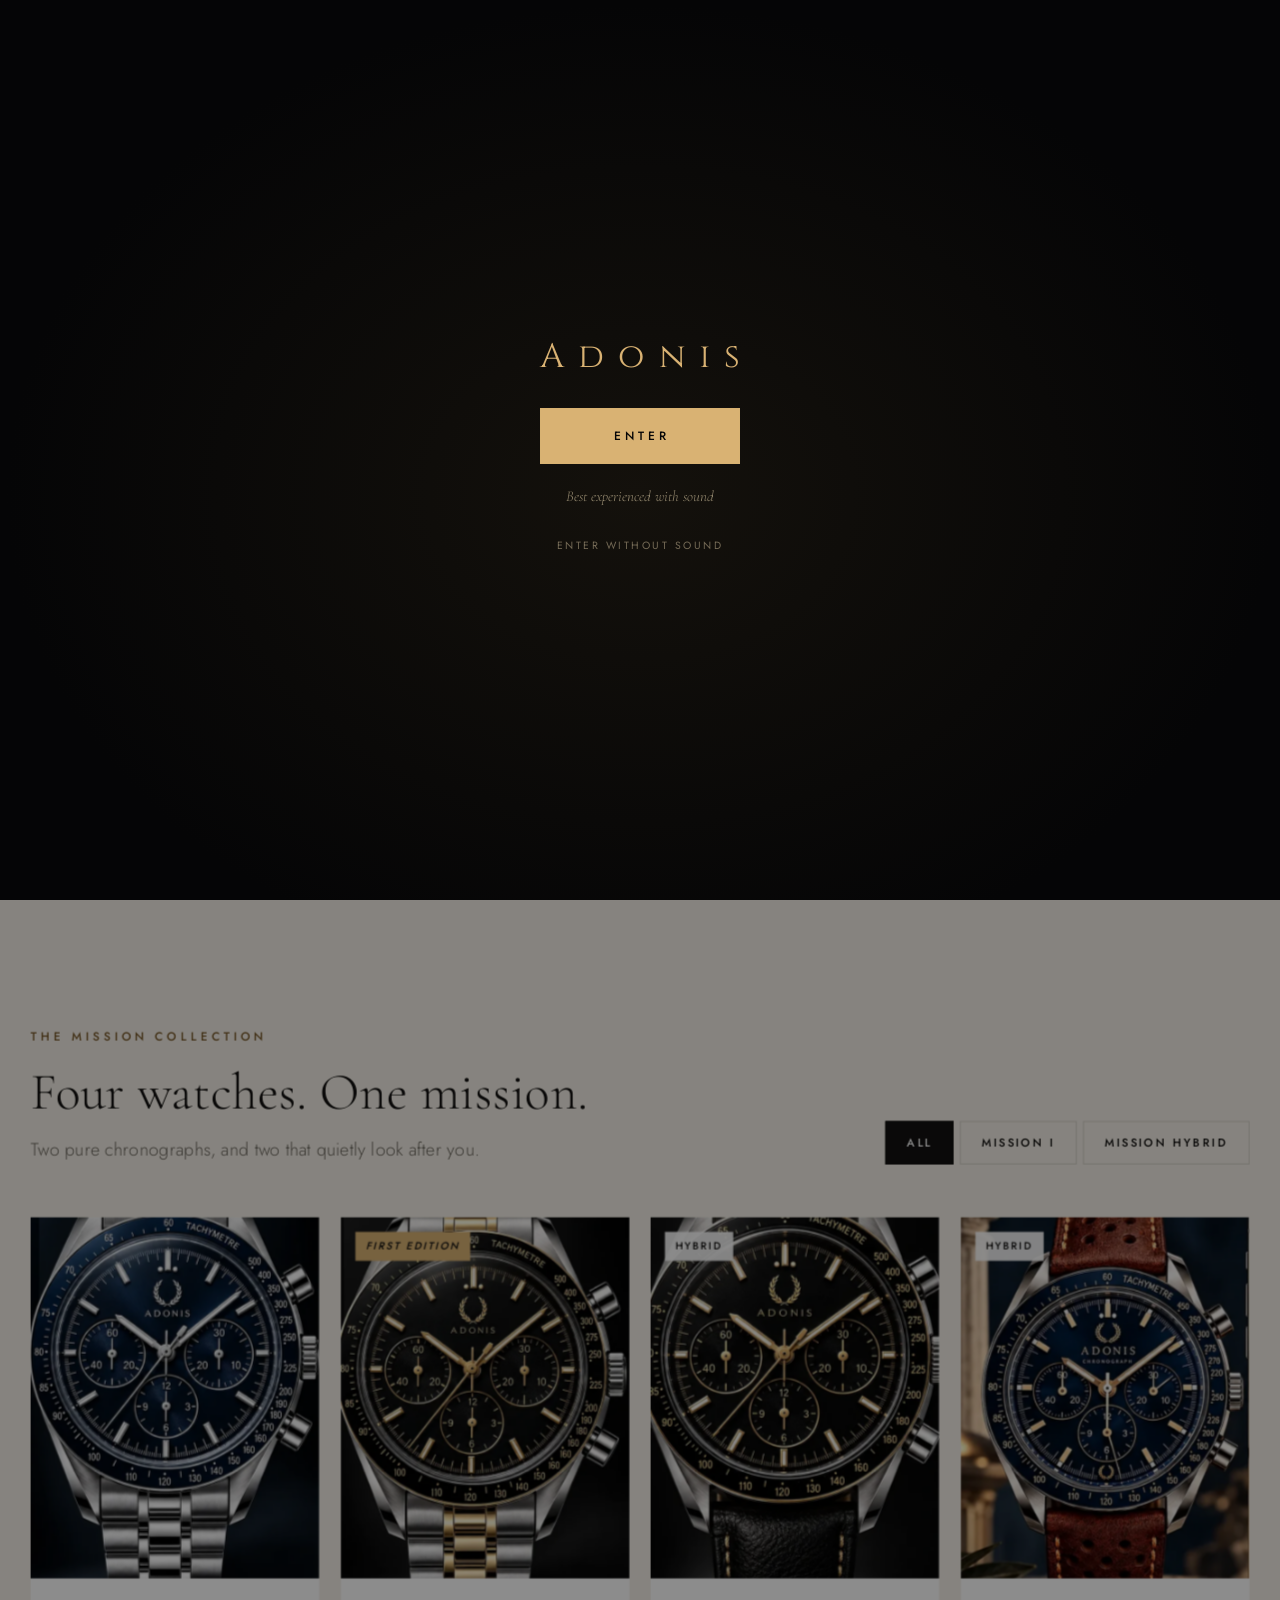
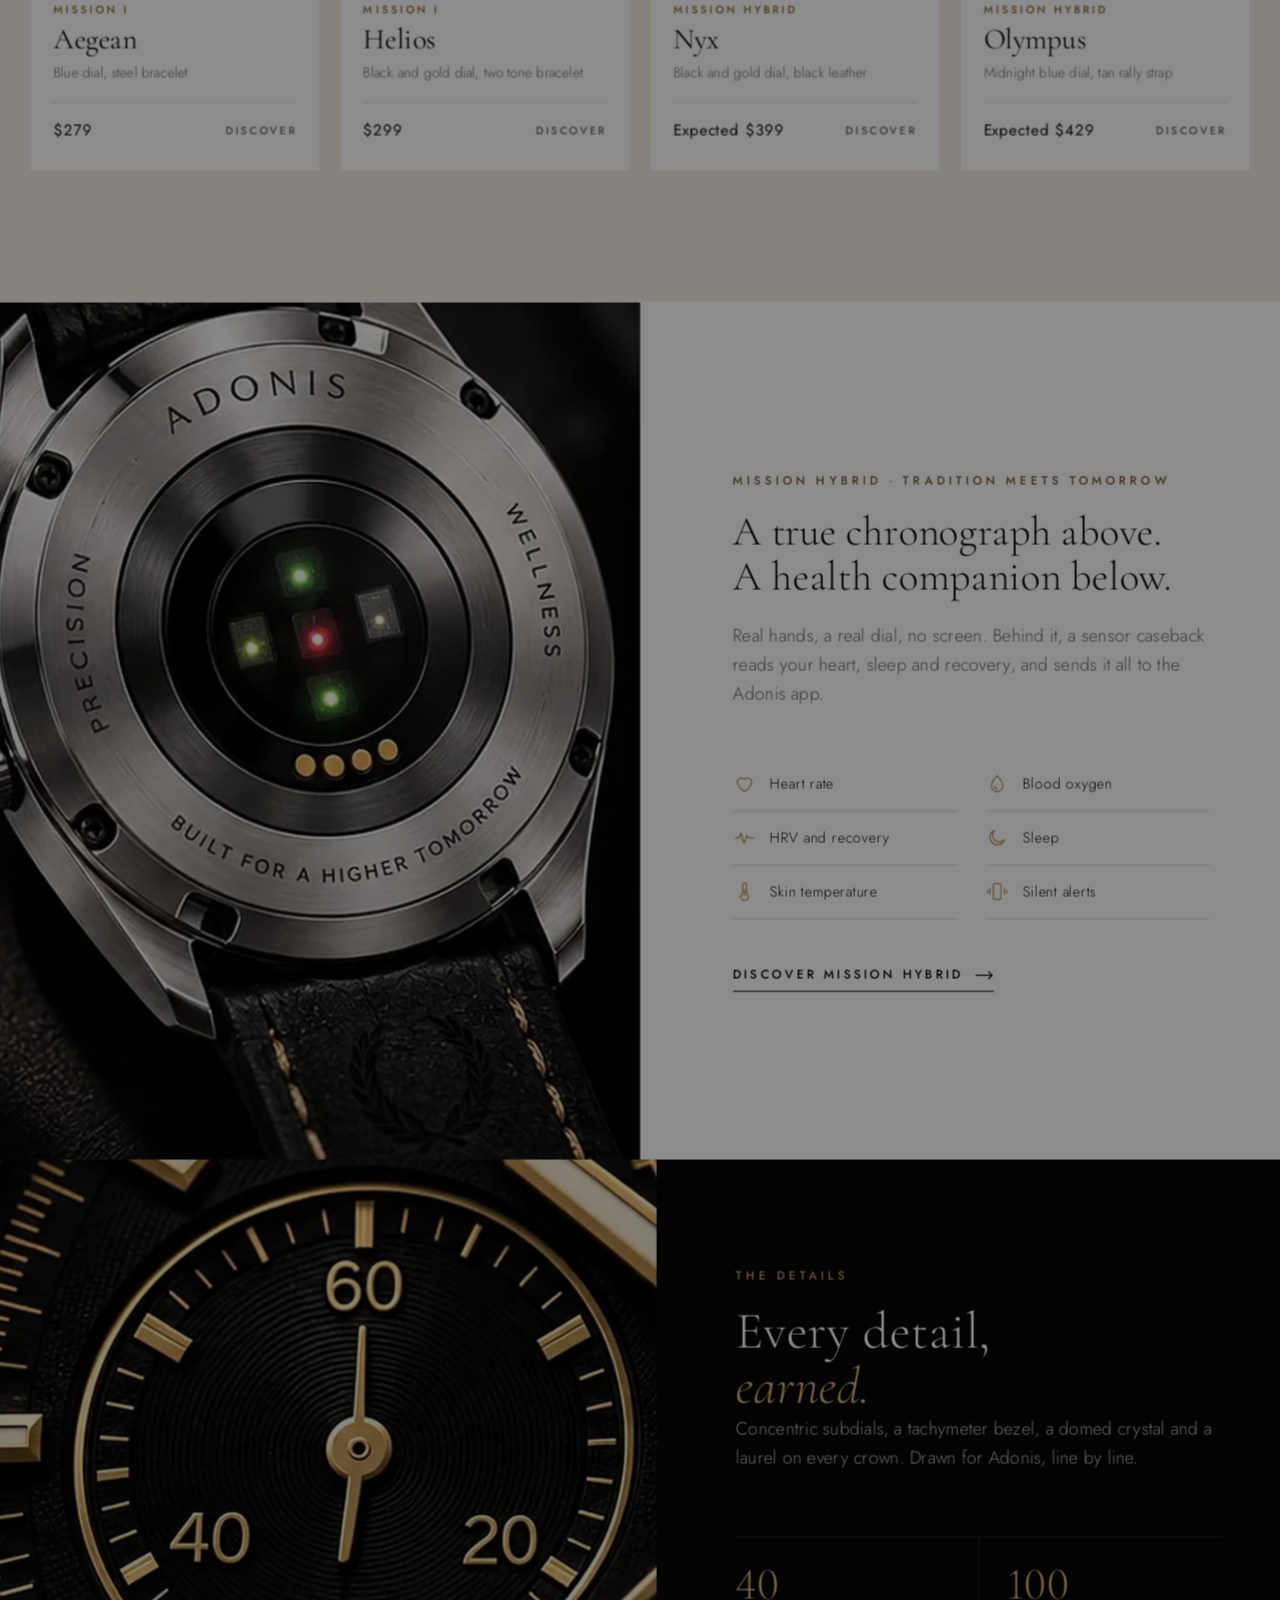
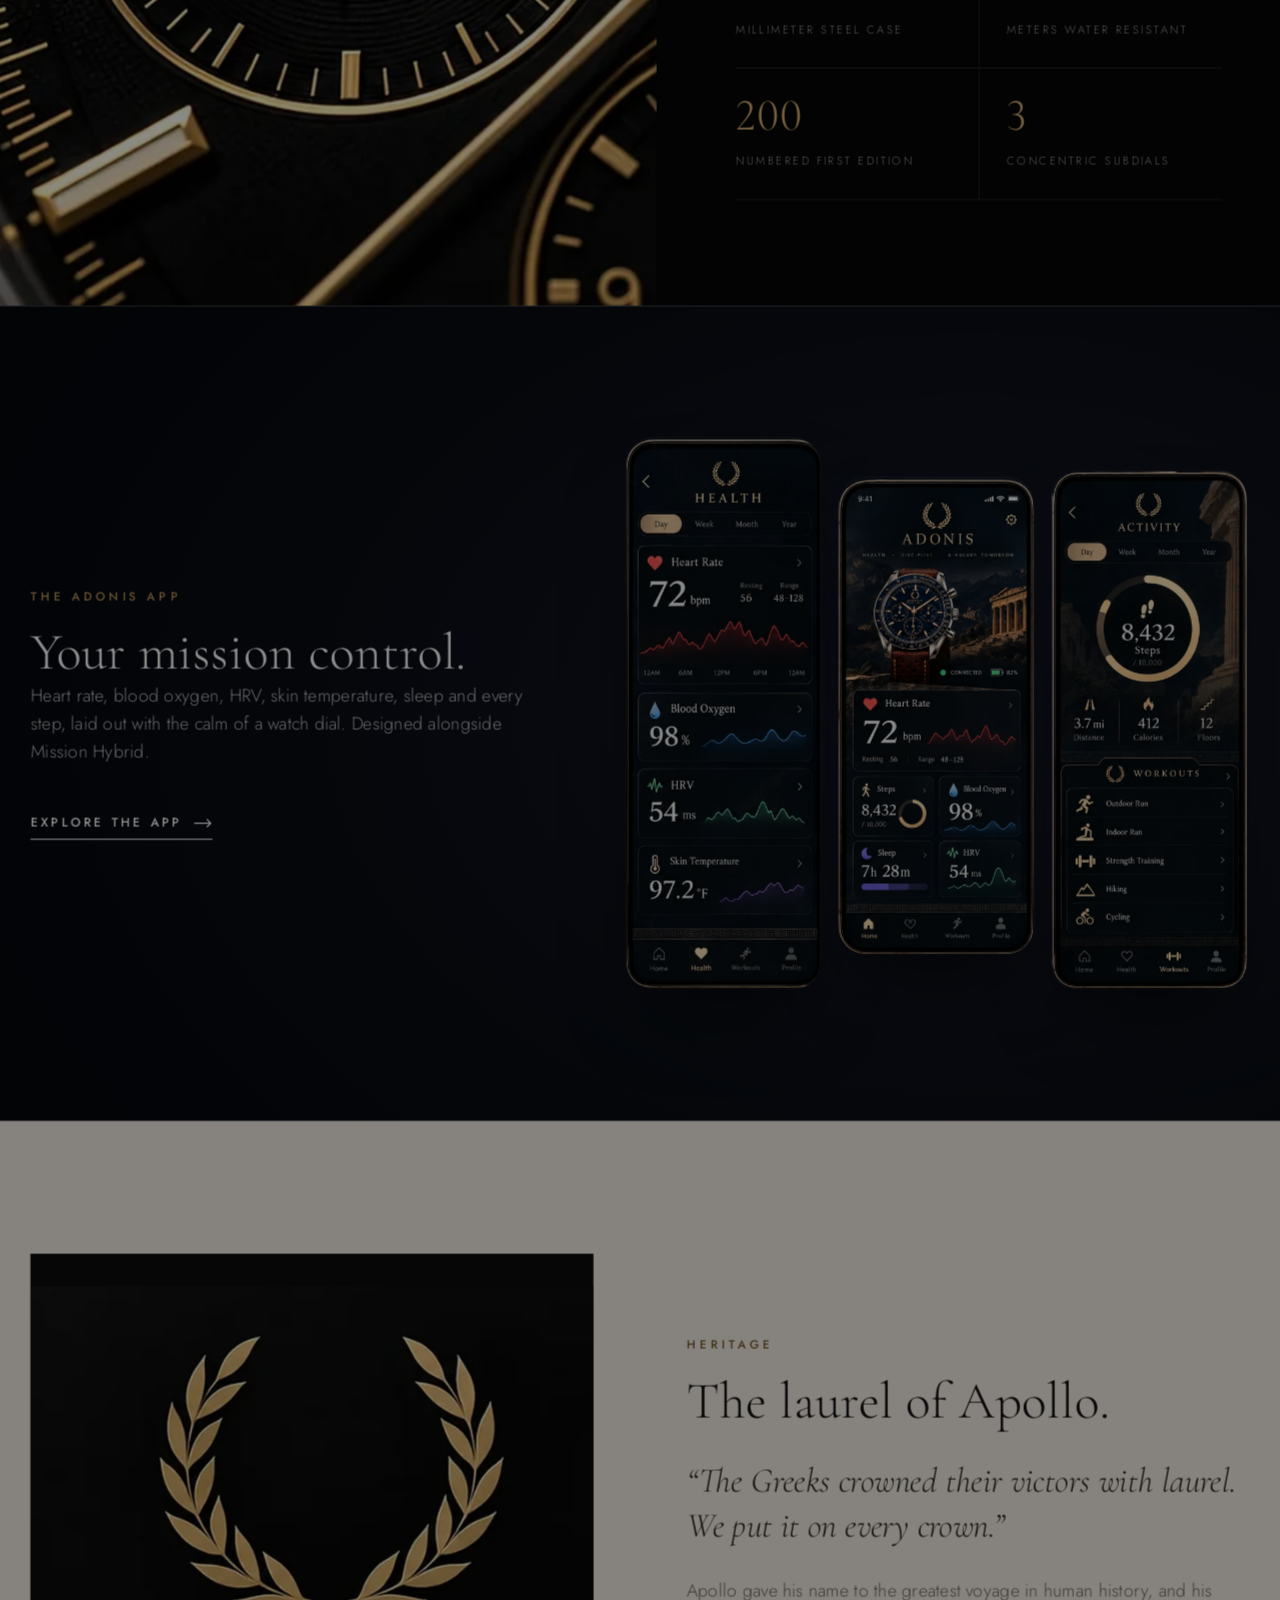
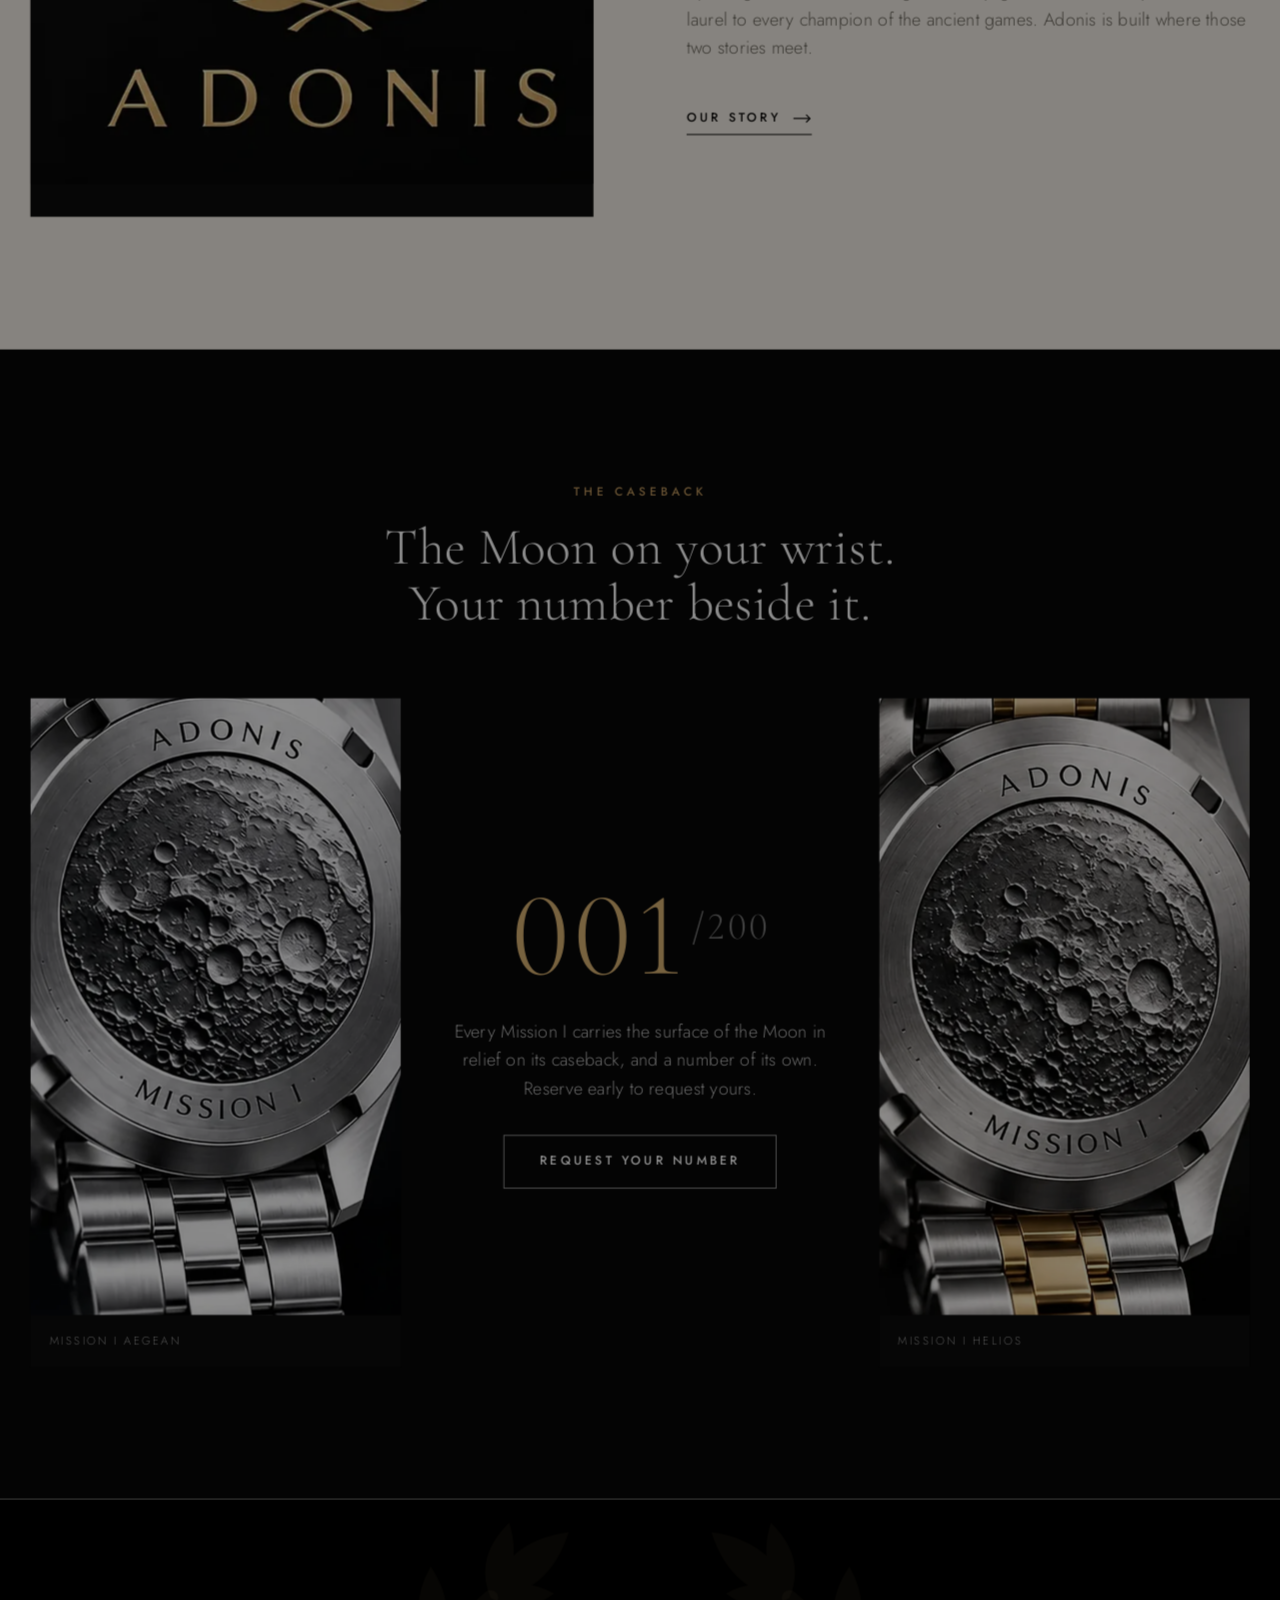
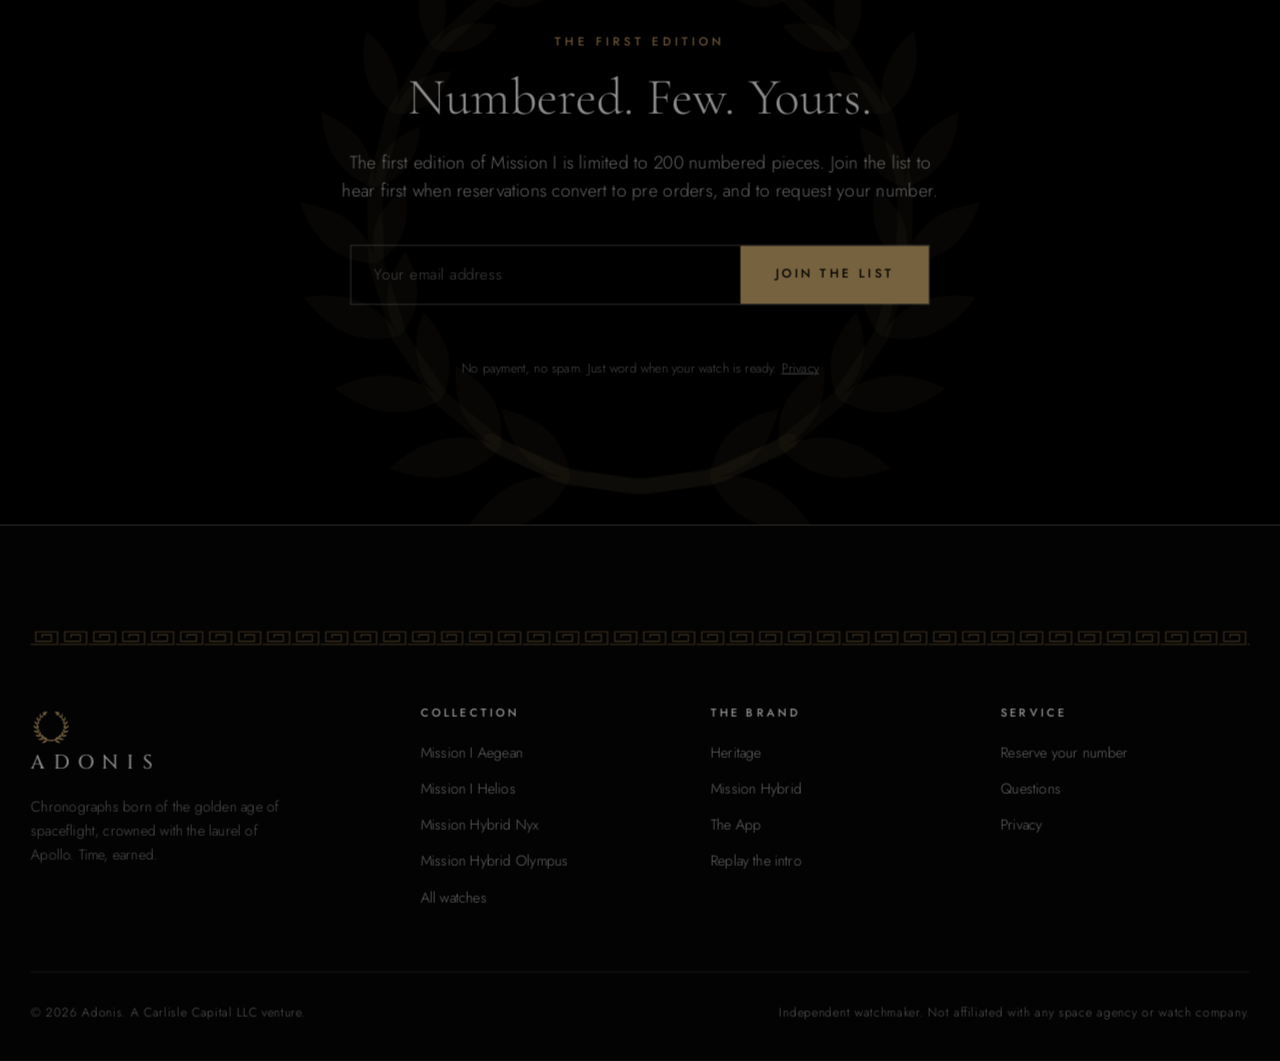
<file: index.html>
<!doctype html>
<html lang="en" class="no-js">
<head>
<meta charset="utf-8">
<meta name="viewport" content="width=device-width,initial-scale=1,viewport-fit=cover">
<title>Adonis | Chronographs made for the mission</title>
<meta name="description" content="Chronographs born of the golden age of spaceflight. Mission I, a numbered first edition of 200, and Mission Hybrid with hidden health tracking.">
<meta name="theme-color" content="#050505">
<link rel="icon" href="assets/img/favicon.svg" type="image/svg+xml">
<link rel="apple-touch-icon" href="assets/img/apple-touch-icon.png">
<link rel="canonical" href="https://sergiuscommodus.github.io/adonis-watches/">
<meta property="og:type" content="website">
<meta property="og:site_name" content="Adonis">
<meta property="og:title" content="Adonis | Chronographs made for the mission">
<meta property="og:description" content="Chronographs born of the golden age of spaceflight. Mission I, a numbered first edition of 200, and Mission Hybrid with hidden health tracking.">
<meta property="og:url" content="https://sergiuscommodus.github.io/adonis-watches/">
<meta property="og:image" content="https://sergiuscommodus.github.io/adonis-watches/assets/img/og-adonis.jpg">
<meta property="og:image:width" content="1200">
<meta property="og:image:height" content="800">
<meta property="og:image:alt" content="Adonis chronographs with the laurel wreath">
<meta name="twitter:card" content="summary_large_image">
<script type="application/ld+json">{"@context":"https://schema.org","@type":"Organization","name":"Adonis","url":"https://sergiuscommodus.github.io/adonis-watches/","logo":"https://sergiuscommodus.github.io/adonis-watches/assets/img/apple-touch-icon.png","description":"Chronographs born of the golden age of spaceflight and crowned with the laurel of Apollo."}</script>
<link rel="preload" href="assets/fonts/cormorant-garamond-latin-300-normal.woff2" as="font" type="font/woff2" crossorigin>
<link rel="preload" href="assets/fonts/jost-latin-400-normal.woff2" as="font" type="font/woff2" crossorigin>
<link rel="preload" href="assets/fonts/cinzel-latin-500-normal.woff2" as="font" type="font/woff2" crossorigin>
<link rel="stylesheet" href="assets/css/style.css?v=81ae0e99">
<link rel="stylesheet" href="assets/css/intro.css?v=9e9abae3">
<script>(function(d){d.classList.remove('no-js');d.classList.add('js');try{if(sessionStorage.getItem('adonis-intro')==='1'&&!/[?&]intro/.test(location.search))d.classList.add('no-intro')}catch(e){}})(document.documentElement);</script>
</head>
<body data-header="overlay">
<div id="intro" class="intro">
 <div class="intro-panel intro-top" aria-hidden="true">
  <div class="intro-brand"><svg class="intro-laurel" viewBox="0 0 100 90" aria-hidden="true" focusable="false"><defs><linearGradient id="intro-lg" x1="0" y1="0" x2="0" y2="1"><stop offset="0" stop-color="#f7e3b0"/><stop offset=".5" stop-color="#d9b273"/><stop offset="1" stop-color="#9c7136"/></linearGradient></defs><path d="M41.15 78.83Q37.41 86.43 27.73 85.64Q32.80 77.35 41.15 78.83ZM41.15 78.83Q34.07 78.00 32.40 70.05Q40.35 71.75 41.15 78.83ZM32.26 75.00Q26.78 80.98 18.10 77.64Q24.99 71.40 32.26 75.00ZM32.26 75.00Q25.99 72.34 26.59 64.58Q33.43 68.29 32.26 75.00ZM24.81 68.83Q18.18 72.83 11.12 67.44Q19.12 63.57 24.81 68.83ZM24.81 68.83Q19.78 64.70 22.42 57.76Q27.68 62.99 24.81 68.83ZM19.39 60.81Q12.26 62.69 7.26 55.86Q15.61 54.48 19.39 60.81ZM19.39 60.81Q15.90 55.68 20.18 50.04Q23.59 56.24 19.39 60.81ZM16.46 51.59Q9.45 51.39 6.72 43.82Q14.70 44.80 16.46 51.59ZM16.46 51.59Q14.65 45.98 20.06 41.98Q21.51 48.55 16.46 51.59ZM16.25 41.91Q9.92 39.86 9.46 32.25Q16.46 35.27 16.25 41.91ZM16.25 41.91Q16.10 36.33 22.09 34.14Q21.65 40.50 16.25 41.91ZM18.77 32.57Q13.58 29.02 15.18 22.00Q20.73 26.60 18.77 32.57ZM18.77 32.57Q20.12 27.46 26.13 27.07Q24.04 32.72 18.77 32.57ZM23.82 24.31Q20.07 19.73 23.38 13.81Q27.17 19.44 23.82 24.31ZM23.82 24.31Q26.39 20.06 31.93 21.30Q28.54 25.85 23.82 24.31ZM30.99 17.81Q28.82 12.70 33.37 8.25Q35.30 14.31 30.99 17.81ZM30.99 17.81Q34.43 14.66 39.09 17.25Q34.83 20.45 30.99 17.81ZM30.99 17.81Q32.58 10.61 40.95 9.46Q38.36 17.50 30.99 17.81ZM58.85 78.83Q62.59 86.43 72.27 85.64Q67.20 77.35 58.85 78.83ZM58.85 78.83Q65.93 78.00 67.60 70.05Q59.65 71.75 58.85 78.83ZM67.74 75.00Q73.22 80.98 81.90 77.64Q75.01 71.40 67.74 75.00ZM67.74 75.00Q74.01 72.34 73.41 64.58Q66.57 68.29 67.74 75.00ZM75.19 68.83Q81.82 72.83 88.88 67.44Q80.88 63.57 75.19 68.83ZM75.19 68.83Q80.22 64.70 77.58 57.76Q72.32 62.99 75.19 68.83ZM80.61 60.81Q87.74 62.69 92.74 55.86Q84.39 54.48 80.61 60.81ZM80.61 60.81Q84.10 55.68 79.82 50.04Q76.41 56.24 80.61 60.81ZM83.54 51.59Q90.55 51.39 93.28 43.82Q85.30 44.80 83.54 51.59ZM83.54 51.59Q85.35 45.98 79.94 41.98Q78.49 48.55 83.54 51.59ZM83.75 41.91Q90.08 39.86 90.54 32.25Q83.54 35.27 83.75 41.91ZM83.75 41.91Q83.90 36.33 77.91 34.14Q78.35 40.50 83.75 41.91ZM81.23 32.57Q86.42 29.02 84.82 22.00Q79.27 26.60 81.23 32.57ZM81.23 32.57Q79.88 27.46 73.87 27.07Q75.96 32.72 81.23 32.57ZM76.18 24.31Q79.93 19.73 76.62 13.81Q72.83 19.44 76.18 24.31ZM76.18 24.31Q73.61 20.06 68.07 21.30Q71.46 25.85 76.18 24.31ZM69.01 17.81Q71.18 12.70 66.63 8.25Q64.70 14.31 69.01 17.81ZM69.01 17.81Q65.57 14.66 60.91 17.25Q65.17 20.45 69.01 17.81ZM69.01 17.81Q67.42 10.61 59.05 9.46Q61.64 17.50 69.01 17.81Z" fill="url(#intro-lg)"/><path d="M69.01 74.19 L60.30 78.40 L50.76 79.99 L41.15 78.83 L32.26 75.00 L24.81 68.83 L19.39 60.81 L16.46 51.59 L16.25 41.91 L18.77 32.57 L23.82 24.31 L30.99 17.81" fill="none" stroke="url(#intro-lg)" stroke-width="2" stroke-linecap="round"/><path d="M30.99 74.19L39.70 78.40L49.24 79.99L58.85 78.83L67.74 75.00L75.19 68.83L80.61 60.81L83.54 51.59L83.75 41.91L81.23 32.57L76.18 24.31L69.01 17.81" fill="none" stroke="url(#intro-lg)" stroke-width="2" stroke-linecap="round"/></svg><div class="intro-word"><span>A</span><span>D</span><span>O</span><span>N</span><span>I</span><span>S</span></div></div>
 </div>
 <div class="intro-panel intro-bottom" aria-hidden="true">
  <div class="intro-tag">TIME &middot; HEALTH &middot; PERFORMANCE</div>
  <div class="intro-meander"></div>
 </div>
 <div class="intro-scene" aria-hidden="true">
  <svg class="intro-fx" aria-hidden="true" focusable="false">
<defs>
 <linearGradient id="fx-shaft" gradientUnits="userSpaceOnUse" x1="-170" y1="0" x2="310" y2="0">
  <stop offset="0" stop-color="#8a6431"/><stop offset=".5" stop-color="#d6ac66"/><stop offset="1" stop-color="#f1d79d"/></linearGradient>
 <linearGradient id="fx-trail-grad" gradientUnits="userSpaceOnUse" x1="0" y1="0" x2="1" y2="0">
  <stop offset="0" stop-color="#e2b36a" stop-opacity="0"/><stop offset=".7" stop-color="#f0cf8e" stop-opacity=".55"/><stop offset="1" stop-color="#fff4d8" stop-opacity=".95"/></linearGradient>
 <linearGradient id="fx-gold" x1="0" y1="-1" x2="0" y2="1"><stop offset="0" stop-color="#fff0c8"/><stop offset=".45" stop-color="#e2b86f"/><stop offset="1" stop-color="#8f6630"/></linearGradient>
 <clipPath id="fx-shaft-clip"><rect x="-166" y="-3.5" width="428" height="7" rx="3.5"/></clipPath>
 <linearGradient id="fx-wind-grad" x1="0" y1="0" x2="1" y2="0"><stop offset="0" stop-color="#f5e6c8" stop-opacity="0"/><stop offset=".75" stop-color="#f8ecd2" stop-opacity=".5"/><stop offset="1" stop-color="#fffaf0" stop-opacity=".9"/></linearGradient>
 <radialGradient id="fx-flash-grad"><stop offset="0" stop-color="#fff6e0" stop-opacity=".9"/><stop offset=".25" stop-color="#f1cf8c" stop-opacity=".45"/><stop offset="1" stop-color="#d9a85c" stop-opacity="0"/></radialGradient>
 <radialGradient id="fx-core-grad"><stop offset="0" stop-color="#ffffff"/><stop offset=".35" stop-color="#ffe9b8" stop-opacity=".9"/><stop offset="1" stop-color="#e6b464" stop-opacity="0"/></radialGradient>
 <filter id="fx-glow" filterUnits="userSpaceOnUse" x="0" y="0" width="100" height="100"><feGaussianBlur stdDeviation="3"/></filter>
 <filter id="fx-glow-wide" filterUnits="userSpaceOnUse" x="0" y="0" width="100" height="100"><feGaussianBlur stdDeviation="7"/></filter>
</defs>
<circle id="fx-flash" r="1" fill="url(#fx-flash-grad)" opacity="0"/>
<path id="fx-trail-wide" fill="none" stroke="#e8b96e" stroke-width="14" stroke-linecap="round" filter="url(#fx-glow-wide)" opacity="0"/>
<path id="fx-trail" fill="none" stroke="url(#fx-trail-grad)" stroke-width="4" stroke-linecap="round" filter="url(#fx-glow)" opacity="0"/>
<line id="fx-seam-gl" stroke="#e6b86e" stroke-width="10" filter="url(#fx-glow-wide)" opacity="0"/>
<line id="fx-seam-gr" stroke="#e6b86e" stroke-width="10" filter="url(#fx-glow-wide)" opacity="0"/>
<line id="fx-seam-l" stroke="#fff1cf" stroke-width="2" opacity="0"/>
<line id="fx-seam-r" stroke="#fff1cf" stroke-width="2" opacity="0"/>
<g id="fx-wind"></g>
<g id="fx-spear" style="display:none"><path d="M-165 0 L262 0" stroke="url(#fx-shaft)" stroke-width="7" stroke-linecap="round"/><g clip-path="url(#fx-shaft-clip)"><path id="fx-wrap" d="M-216 -4 L-207 4 M-180 -4 L-171 4 M-144 -4 L-135 4 M-108 -4 L-99 4 M-72 -4 L-63 4 M-36 -4 L-27 4 M0 -4 L9 4 M36 -4 L45 4 M72 -4 L81 4 M108 -4 L117 4 M144 -4 L153 4 M180 -4 L189 4 M216 -4 L225 4 M252 -4 L261 4 M288 -4 L297 4" stroke="#4a3112" stroke-width="2.2" opacity=".42" fill="none"/></g><line id="fx-spec" x1="-160" y1="0" x2="258" y2="0" stroke="#fff6dc" stroke-width="1.6" stroke-linecap="round"/><path d="M-176 0 L-158 -3.4 L-150 0 L-158 3.4Z" fill="url(#fx-gold)"/><g id="fx-head"><path d="M256 0 L270 -10 Q294 -8 314 0 Q294 8 270 10Z" fill="url(#fx-gold)"/><path d="M270 0 L306 0" stroke="#140c04" stroke-width="1" opacity=".55"/></g></g>
<circle id="fx-flash-core" r="1" fill="url(#fx-core-grad)" opacity="0"/>
</svg>
 </div>
 <button class="intro-skip" type="button">Skip intro</button>
</div>
<div id="page">
<a class="skip-link" href="#main">Skip to content</a>
<div class="announce">Mission I &middot; <span class="hide-sm">Numbered </span>first edition of 200 &middot; <a href="reserve.html">Reserve<span class="hide-sm"> your number</span></a></div>
<header class="site-header">
 <div class="hdr-inner">
  <button class="menu-toggle" type="button" aria-label="Open menu" aria-expanded="false" aria-controls="mobile-menu"><span></span><span></span></button>
  <nav class="nav nav-left" aria-label="Primary"><a href="watches.html">Watches</a><a href="hybrid.html">Mission Hybrid</a><a href="app.html">The App</a><a href="heritage.html">Heritage</a></nav>
  <a class="brand" href="index.html" aria-label="Adonis, home"><svg class="brand-laurel" viewBox="0 0 100 90" aria-hidden="true" focusable="false"><path d="M41.15 78.83Q37.41 86.43 27.73 85.64Q32.80 77.35 41.15 78.83ZM41.15 78.83Q34.07 78.00 32.40 70.05Q40.35 71.75 41.15 78.83ZM32.26 75.00Q26.78 80.98 18.10 77.64Q24.99 71.40 32.26 75.00ZM32.26 75.00Q25.99 72.34 26.59 64.58Q33.43 68.29 32.26 75.00ZM24.81 68.83Q18.18 72.83 11.12 67.44Q19.12 63.57 24.81 68.83ZM24.81 68.83Q19.78 64.70 22.42 57.76Q27.68 62.99 24.81 68.83ZM19.39 60.81Q12.26 62.69 7.26 55.86Q15.61 54.48 19.39 60.81ZM19.39 60.81Q15.90 55.68 20.18 50.04Q23.59 56.24 19.39 60.81ZM16.46 51.59Q9.45 51.39 6.72 43.82Q14.70 44.80 16.46 51.59ZM16.46 51.59Q14.65 45.98 20.06 41.98Q21.51 48.55 16.46 51.59ZM16.25 41.91Q9.92 39.86 9.46 32.25Q16.46 35.27 16.25 41.91ZM16.25 41.91Q16.10 36.33 22.09 34.14Q21.65 40.50 16.25 41.91ZM18.77 32.57Q13.58 29.02 15.18 22.00Q20.73 26.60 18.77 32.57ZM18.77 32.57Q20.12 27.46 26.13 27.07Q24.04 32.72 18.77 32.57ZM23.82 24.31Q20.07 19.73 23.38 13.81Q27.17 19.44 23.82 24.31ZM23.82 24.31Q26.39 20.06 31.93 21.30Q28.54 25.85 23.82 24.31ZM30.99 17.81Q28.82 12.70 33.37 8.25Q35.30 14.31 30.99 17.81ZM30.99 17.81Q34.43 14.66 39.09 17.25Q34.83 20.45 30.99 17.81ZM30.99 17.81Q32.58 10.61 40.95 9.46Q38.36 17.50 30.99 17.81ZM58.85 78.83Q62.59 86.43 72.27 85.64Q67.20 77.35 58.85 78.83ZM58.85 78.83Q65.93 78.00 67.60 70.05Q59.65 71.75 58.85 78.83ZM67.74 75.00Q73.22 80.98 81.90 77.64Q75.01 71.40 67.74 75.00ZM67.74 75.00Q74.01 72.34 73.41 64.58Q66.57 68.29 67.74 75.00ZM75.19 68.83Q81.82 72.83 88.88 67.44Q80.88 63.57 75.19 68.83ZM75.19 68.83Q80.22 64.70 77.58 57.76Q72.32 62.99 75.19 68.83ZM80.61 60.81Q87.74 62.69 92.74 55.86Q84.39 54.48 80.61 60.81ZM80.61 60.81Q84.10 55.68 79.82 50.04Q76.41 56.24 80.61 60.81ZM83.54 51.59Q90.55 51.39 93.28 43.82Q85.30 44.80 83.54 51.59ZM83.54 51.59Q85.35 45.98 79.94 41.98Q78.49 48.55 83.54 51.59ZM83.75 41.91Q90.08 39.86 90.54 32.25Q83.54 35.27 83.75 41.91ZM83.75 41.91Q83.90 36.33 77.91 34.14Q78.35 40.50 83.75 41.91ZM81.23 32.57Q86.42 29.02 84.82 22.00Q79.27 26.60 81.23 32.57ZM81.23 32.57Q79.88 27.46 73.87 27.07Q75.96 32.72 81.23 32.57ZM76.18 24.31Q79.93 19.73 76.62 13.81Q72.83 19.44 76.18 24.31ZM76.18 24.31Q73.61 20.06 68.07 21.30Q71.46 25.85 76.18 24.31ZM69.01 17.81Q71.18 12.70 66.63 8.25Q64.70 14.31 69.01 17.81ZM69.01 17.81Q65.57 14.66 60.91 17.25Q65.17 20.45 69.01 17.81ZM69.01 17.81Q67.42 10.61 59.05 9.46Q61.64 17.50 69.01 17.81Z" fill="currentColor"/><path d="M69.01 74.19 L60.30 78.40 L50.76 79.99 L41.15 78.83 L32.26 75.00 L24.81 68.83 L19.39 60.81 L16.46 51.59 L16.25 41.91 L18.77 32.57 L23.82 24.31 L30.99 17.81" fill="none" stroke="currentColor" stroke-width="2" stroke-linecap="round"/><path d="M30.99 74.19L39.70 78.40L49.24 79.99L58.85 78.83L67.74 75.00L75.19 68.83L80.61 60.81L83.54 51.59L83.75 41.91L81.23 32.57L76.18 24.31L69.01 17.81" fill="none" stroke="currentColor" stroke-width="2" stroke-linecap="round"/></svg><span class="brand-word">ADONIS</span></a>
  <nav class="nav nav-right" aria-label="Secondary"><button class="snd snd-head" type="button" aria-pressed="false"><svg viewBox="0 0 18 18" fill="currentColor" aria-hidden="true"><rect class="bar" x="1" y="4" width="2" height="10"/><rect class="bar" x="5.5" y="2" width="2" height="14"/><rect class="bar" x="10" y="5" width="2" height="8"/><rect class="bar" x="14.5" y="3" width="2" height="12"/></svg><span class="snd-label">Sound</span></button><a href="reserve.html#faq">Questions</a><a class="btn-reserve" href="reserve.html">Reserve</a></nav>
  <div class="mobile-right"><button class="snd snd-head" type="button" aria-pressed="false"><svg viewBox="0 0 18 18" fill="currentColor" aria-hidden="true"><rect class="bar" x="1" y="4" width="2" height="10"/><rect class="bar" x="5.5" y="2" width="2" height="14"/><rect class="bar" x="10" y="5" width="2" height="8"/><rect class="bar" x="14.5" y="3" width="2" height="12"/></svg><span class="snd-label">Sound</span></button><a class="mobile-reserve" href="reserve.html">Reserve</a></div>
 </div>
</header>
<div class="mobile-menu" id="mobile-menu">
 <a class="mm-link" href="watches.html">Watches<span>Collection</span></a><a class="mm-link" href="hybrid.html">Mission Hybrid<span>Health</span></a><a class="mm-link" href="app.html">The App<span>Companion</span></a><a class="mm-link" href="heritage.html">Heritage<span>Our story</span></a>
 <a class="mm-link" href="reserve.html#faq">Questions<span>Help</span></a>
 <a class="btn btn-block" href="reserve.html">Reserve your number</a>
</div>
<main id="main">

<section class="hero hero-home overlay-hero" aria-labelledby="hero-title">
 <svg class="hero-laurel" viewBox="0 0 100 90" aria-hidden="true" focusable="false"><path d="M41.15 78.83Q37.41 86.43 27.73 85.64Q32.80 77.35 41.15 78.83ZM41.15 78.83Q34.07 78.00 32.40 70.05Q40.35 71.75 41.15 78.83ZM32.26 75.00Q26.78 80.98 18.10 77.64Q24.99 71.40 32.26 75.00ZM32.26 75.00Q25.99 72.34 26.59 64.58Q33.43 68.29 32.26 75.00ZM24.81 68.83Q18.18 72.83 11.12 67.44Q19.12 63.57 24.81 68.83ZM24.81 68.83Q19.78 64.70 22.42 57.76Q27.68 62.99 24.81 68.83ZM19.39 60.81Q12.26 62.69 7.26 55.86Q15.61 54.48 19.39 60.81ZM19.39 60.81Q15.90 55.68 20.18 50.04Q23.59 56.24 19.39 60.81ZM16.46 51.59Q9.45 51.39 6.72 43.82Q14.70 44.80 16.46 51.59ZM16.46 51.59Q14.65 45.98 20.06 41.98Q21.51 48.55 16.46 51.59ZM16.25 41.91Q9.92 39.86 9.46 32.25Q16.46 35.27 16.25 41.91ZM16.25 41.91Q16.10 36.33 22.09 34.14Q21.65 40.50 16.25 41.91ZM18.77 32.57Q13.58 29.02 15.18 22.00Q20.73 26.60 18.77 32.57ZM18.77 32.57Q20.12 27.46 26.13 27.07Q24.04 32.72 18.77 32.57ZM23.82 24.31Q20.07 19.73 23.38 13.81Q27.17 19.44 23.82 24.31ZM23.82 24.31Q26.39 20.06 31.93 21.30Q28.54 25.85 23.82 24.31ZM30.99 17.81Q28.82 12.70 33.37 8.25Q35.30 14.31 30.99 17.81ZM30.99 17.81Q34.43 14.66 39.09 17.25Q34.83 20.45 30.99 17.81ZM30.99 17.81Q32.58 10.61 40.95 9.46Q38.36 17.50 30.99 17.81ZM58.85 78.83Q62.59 86.43 72.27 85.64Q67.20 77.35 58.85 78.83ZM58.85 78.83Q65.93 78.00 67.60 70.05Q59.65 71.75 58.85 78.83ZM67.74 75.00Q73.22 80.98 81.90 77.64Q75.01 71.40 67.74 75.00ZM67.74 75.00Q74.01 72.34 73.41 64.58Q66.57 68.29 67.74 75.00ZM75.19 68.83Q81.82 72.83 88.88 67.44Q80.88 63.57 75.19 68.83ZM75.19 68.83Q80.22 64.70 77.58 57.76Q72.32 62.99 75.19 68.83ZM80.61 60.81Q87.74 62.69 92.74 55.86Q84.39 54.48 80.61 60.81ZM80.61 60.81Q84.10 55.68 79.82 50.04Q76.41 56.24 80.61 60.81ZM83.54 51.59Q90.55 51.39 93.28 43.82Q85.30 44.80 83.54 51.59ZM83.54 51.59Q85.35 45.98 79.94 41.98Q78.49 48.55 83.54 51.59ZM83.75 41.91Q90.08 39.86 90.54 32.25Q83.54 35.27 83.75 41.91ZM83.75 41.91Q83.90 36.33 77.91 34.14Q78.35 40.50 83.75 41.91ZM81.23 32.57Q86.42 29.02 84.82 22.00Q79.27 26.60 81.23 32.57ZM81.23 32.57Q79.88 27.46 73.87 27.07Q75.96 32.72 81.23 32.57ZM76.18 24.31Q79.93 19.73 76.62 13.81Q72.83 19.44 76.18 24.31ZM76.18 24.31Q73.61 20.06 68.07 21.30Q71.46 25.85 76.18 24.31ZM69.01 17.81Q71.18 12.70 66.63 8.25Q64.70 14.31 69.01 17.81ZM69.01 17.81Q65.57 14.66 60.91 17.25Q65.17 20.45 69.01 17.81ZM69.01 17.81Q67.42 10.61 59.05 9.46Q61.64 17.50 69.01 17.81Z" fill="currentColor"/><path d="M69.01 74.19 L60.30 78.40 L50.76 79.99 L41.15 78.83 L32.26 75.00 L24.81 68.83 L19.39 60.81 L16.46 51.59 L16.25 41.91 L18.77 32.57 L23.82 24.31 L30.99 17.81" fill="none" stroke="currentColor" stroke-width="2" stroke-linecap="round"/><path d="M30.99 74.19L39.70 78.40L49.24 79.99L58.85 78.83L67.74 75.00L75.19 68.83L80.61 60.81L83.54 51.59L83.75 41.91L81.23 32.57L76.18 24.31L69.01 17.81" fill="none" stroke="currentColor" stroke-width="2" stroke-linecap="round"/></svg>
 <div class="hero-media" data-enter="1"><img src="assets/img/helios-watch.webp" width="1270" height="2048" srcset="assets/img/helios-watch-640.webp 640w, assets/img/helios-watch.webp 1270w" sizes="(max-width: 760px) 100vw, 50vw" alt="Adonis Mission I Helios chronograph with a black dial and gold accents" loading="eager" fetchpriority="high" decoding="async"></div>
 <div class="hero-copy">
  <p class="eyebrow" data-enter="1">Mission I &middot; First edition</p>
  <h1 class="display" id="hero-title" data-enter="2">Made for<br><em class="gold">the mission.</em></h1>
  <p class="lede light" data-enter="3">A chronograph born of the golden age of spaceflight and crowned with the laurel of Apollo. Limited to 200 numbered pieces.</p>
  <div class="cta-row" data-enter="4">
   <a class="btn btn-gold" href="watches.html">Discover the collection</a>
   <a class="link-arrow light" href="reserve.html">Reserve your number<svg viewBox="0 0 18 10" aria-hidden="true" focusable="false"><path d="M0 5h16M12.5 1.3L16.2 5l-3.7 3.7" fill="none" stroke="currentColor" stroke-width="1.2"/></svg></a>
  </div>
  <div class="hero-spec" data-enter="5">
   <div><strong>40 mm</strong>Steel case</div>
   <div><strong>100 m</strong>Water resistant</div>
   <div><strong>1 of 200</strong>Numbered</div>
  </div>
 </div>
 <div class="hero-scroll" aria-hidden="true">Scroll</div>
</section>

<section class="section on-ivory" aria-labelledby="col-title">
 <div class="wrap">
  <div class="section-head">
   <div data-reveal>
    <p class="eyebrow">The Mission Collection</p>
    <h2 class="h2" id="col-title">Four watches. One mission.</h2>
    <p class="lede">Two pure chronographs, and two that quietly look after you.</p>
   </div>
   <div class="tabs" data-filter-group="#home-grid" role="group" aria-label="Filter watches" data-reveal>
    <button class="tab" type="button" data-filter="all" aria-pressed="true">All</button>
    <button class="tab" type="button" data-filter="mission-i" aria-pressed="false">Mission I</button>
    <button class="tab" type="button" data-filter="mission-hybrid" aria-pressed="false">Mission Hybrid</button>
   </div>
  </div>
  <div class="grid-cards" id="home-grid"><a class="card" href="watches/mission-i-aegean.html" data-line="mission-i" data-reveal data-reveal-delay="0">
 <div class="card-media"><img src="assets/img/aegean-watch.webp" width="1222" height="2172" srcset="assets/img/aegean-watch-640.webp 640w, assets/img/aegean-watch.webp 1222w" sizes="(max-width: 760px) 100vw, 50vw" alt="Mission I Aegean" loading="lazy" decoding="async"><img class="alt" src="assets/img/aegean-caseback.webp" width="712" height="1398" srcset="assets/img/aegean-caseback-640.webp 640w, assets/img/aegean-caseback.webp 712w" sizes="(max-width: 760px) 100vw, 50vw" alt="" loading="lazy" decoding="async"></div>
 <div class="card-body">
  <p class="card-col">Mission I</p>
  <h3>Aegean</h3>
  <p class="card-desc">Blue dial, steel bracelet</p>
  <div class="card-foot"><span class="card-price">$279</span><span class="card-cta">Discover</span></div>
 </div>
</a><a class="card" href="watches/mission-i-helios.html" data-line="mission-i" data-reveal data-reveal-delay="1">
 <div class="card-media"><span class="card-badge gold">First edition</span><img src="assets/img/helios-watch.webp" width="1270" height="2048" srcset="assets/img/helios-watch-640.webp 640w, assets/img/helios-watch.webp 1270w" sizes="(max-width: 760px) 100vw, 50vw" alt="Mission I Helios" loading="lazy" decoding="async"><img class="alt" src="assets/img/helios-caseback.webp" width="760" height="1280" srcset="assets/img/helios-caseback-640.webp 640w, assets/img/helios-caseback.webp 760w" sizes="(max-width: 760px) 100vw, 50vw" alt="" loading="lazy" decoding="async"></div>
 <div class="card-body">
  <p class="card-col">Mission I</p>
  <h3>Helios</h3>
  <p class="card-desc">Black and gold dial, two tone bracelet</p>
  <div class="card-foot"><span class="card-price">$299</span><span class="card-cta">Discover</span></div>
 </div>
</a><a class="card" href="watches/mission-hybrid-nyx.html" data-line="mission-hybrid" data-reveal data-reveal-delay="2">
 <div class="card-media"><span class="card-badge">Hybrid</span><img src="assets/img/nyx-watch.webp" width="1074" height="2172" srcset="assets/img/nyx-watch-640.webp 640w, assets/img/nyx-watch.webp 1074w" sizes="(max-width: 760px) 100vw, 50vw" alt="Mission Hybrid Nyx" loading="lazy" decoding="async"><img class="alt" src="assets/img/nyx-caseback.webp" width="832" height="1274" srcset="assets/img/nyx-caseback-640.webp 640w, assets/img/nyx-caseback.webp 832w" sizes="(max-width: 760px) 100vw, 50vw" alt="" loading="lazy" decoding="async"></div>
 <div class="card-body">
  <p class="card-col">Mission Hybrid</p>
  <h3>Nyx</h3>
  <p class="card-desc">Black and gold dial, black leather</p>
  <div class="card-foot"><span class="card-price">Expected $399</span><span class="card-cta">Discover</span></div>
 </div>
</a><a class="card" href="watches/mission-hybrid-olympus.html" data-line="mission-hybrid" data-reveal data-reveal-delay="3">
 <div class="card-media"><span class="card-badge">Hybrid</span><img src="assets/img/olympus-watch.webp" width="966" height="1538" srcset="assets/img/olympus-watch-640.webp 640w, assets/img/olympus-watch.webp 966w" sizes="(max-width: 760px) 100vw, 50vw" alt="Mission Hybrid Olympus" loading="lazy" decoding="async"><img class="alt" src="assets/img/app-home.webp" width="376" height="920" alt="" loading="lazy" decoding="async"></div>
 <div class="card-body">
  <p class="card-col">Mission Hybrid</p>
  <h3>Olympus</h3>
  <p class="card-desc">Midnight blue dial, tan rally strap</p>
  <div class="card-foot"><span class="card-price">Expected $429</span><span class="card-cta">Discover</span></div>
 </div>
</a></div>
 </div>
</section>

<section class="split on-white" aria-labelledby="hy-title">
 <div class="split-media" data-reveal="fade"><img src="assets/img/nyx-caseback.webp" width="832" height="1274" srcset="assets/img/nyx-caseback-640.webp 640w, assets/img/nyx-caseback.webp 832w" sizes="(max-width: 760px) 100vw, 50vw" alt="The sensor caseback of Mission Hybrid Nyx" loading="lazy" decoding="async"></div>
 <div class="split-copy" data-reveal>
  <p class="eyebrow">Mission Hybrid &middot; Tradition meets tomorrow</p>
  <h2 class="h2" id="hy-title">A true chronograph above.<br>A health companion below.</h2>
  <p class="lede">Real hands, a real dial, no screen. Behind it, a sensor caseback reads your heart, sleep and recovery, and sends it all to the Adonis app.</p>
  <ul class="metric-list"><li><svg viewBox="0 0 24 24" fill="none" stroke="currentColor" stroke-width="1.3" stroke-linecap="round" stroke-linejoin="round" aria-hidden="true" focusable="false"><path d="M12 20s-7.5-4.6-7.5-10.2A4.3 4.3 0 0 1 12 7.3a4.3 4.3 0 0 1 7.5 2.5C19.5 15.4 12 20 12 20z"/></svg>Heart rate</li><li><svg viewBox="0 0 24 24" fill="none" stroke="currentColor" stroke-width="1.3" stroke-linecap="round" stroke-linejoin="round" aria-hidden="true" focusable="false"><path d="M12 3.5s6 6.4 6 10.8a6 6 0 0 1-12 0C6 9.9 12 3.5 12 3.5z"/><path d="M9.2 14.6a2.9 2.9 0 0 0 2.6 2.6"/></svg>Blood oxygen</li><li><svg viewBox="0 0 24 24" fill="none" stroke="currentColor" stroke-width="1.3" stroke-linecap="round" stroke-linejoin="round" aria-hidden="true" focusable="false"><path d="M2.5 12.5h3.6l2-5.5 3.3 11 3-8.3 1.8 2.8h5.3"/></svg>HRV and recovery</li><li><svg viewBox="0 0 24 24" fill="none" stroke="currentColor" stroke-width="1.3" stroke-linecap="round" stroke-linejoin="round" aria-hidden="true" focusable="false"><path d="M19.5 14.6A7.8 7.8 0 1 1 9.4 4.5a6.2 6.2 0 0 0 10.1 10.1z"/></svg>Sleep</li><li><svg viewBox="0 0 24 24" fill="none" stroke="currentColor" stroke-width="1.3" stroke-linecap="round" stroke-linejoin="round" aria-hidden="true" focusable="false"><path d="M10 14.2V5a2 2 0 0 1 4 0v9.2a4 4 0 1 1-4 0z"/><path d="M12 10v6.4"/></svg>Skin temperature</li><li><svg viewBox="0 0 24 24" fill="none" stroke="currentColor" stroke-width="1.3" stroke-linecap="round" stroke-linejoin="round" aria-hidden="true" focusable="false"><rect x="8" y="3.5" width="8" height="17" rx="2"/><path d="M4.5 9v6M19.5 9v6M2 10.5v3M22 10.5v3"/></svg>Silent alerts</li></ul>
  <div class="cta-row"><a class="link-arrow" href="hybrid.html">Discover Mission Hybrid<svg viewBox="0 0 18 10" aria-hidden="true" focusable="false"><path d="M0 5h16M12.5 1.3L16.2 5l-3.7 3.7" fill="none" stroke="currentColor" stroke-width="1.2"/></svg></a></div>
 </div>
</section>

<section class="detail-band" aria-labelledby="dt-title">
 <div class="db-media" data-reveal="fade"><img src="assets/img/helios-dial.webp" width="932" height="1152" srcset="assets/img/helios-dial-640.webp 640w, assets/img/helios-dial.webp 932w" sizes="(max-width: 760px) 100vw, 50vw" alt="Close up of the Helios subdial with gilded indices" loading="lazy" decoding="async"></div>
 <div class="db-copy" data-reveal>
  <p class="eyebrow">The details</p>
  <h2 class="h2" id="dt-title">Every detail,<br><em class="gold">earned.</em></h2>
  <p class="lede light">Concentric subdials, a tachymeter bezel, a domed crystal and a laurel on every crown. Drawn for Adonis, line by line.</p>
  <div class="stats">
   <div><strong>40</strong><span>Millimeter steel case</span></div>
   <div><strong>100</strong><span>Meters water resistant</span></div>
   <div><strong>200</strong><span>Numbered first edition</span></div>
   <div><strong>3</strong><span>Concentric subdials</span></div>
  </div>
 </div>
</section>

<section class="section app-band" aria-labelledby="app-title">
 <div class="wrap">
  <div data-reveal>
   <p class="eyebrow">The Adonis app</p>
   <h2 class="h2" id="app-title">Your mission control.</h2>
   <p class="lede light">Heart rate, blood oxygen, HRV, skin temperature, sleep and every step, laid out with the calm of a watch dial. Designed alongside Mission Hybrid.</p>
   <div class="cta-row"><a class="link-arrow light" href="app.html">Explore the app<svg viewBox="0 0 18 10" aria-hidden="true" focusable="false"><path d="M0 5h16M12.5 1.3L16.2 5l-3.7 3.7" fill="none" stroke="currentColor" stroke-width="1.2"/></svg></a></div>
  </div>
  <div class="phones" data-reveal data-reveal-delay="1">
   <img src="assets/img/app-health.webp" width="310" height="878" alt="Adonis app health screen" loading="lazy" decoding="async">
   <img src="assets/img/app-home.webp" width="376" height="920" alt="Adonis app home screen" loading="lazy" decoding="async">
   <img src="assets/img/app-activity.webp" width="330" height="878" alt="Adonis app activity screen" loading="lazy" decoding="async">
  </div>
 </div>
</section>

<section class="section on-ivory" aria-labelledby="her-title">
 <div class="wrap heritage-teaser">
  <div class="ht-media" data-reveal="fade"><img src="assets/img/helios-logo.webp" width="964" height="852" srcset="assets/img/helios-logo-640.webp 640w, assets/img/helios-logo.webp 964w" sizes="(max-width: 760px) 100vw, 50vw" alt="The Adonis laurel wreath in gold" loading="lazy" decoding="async"></div>
  <div data-reveal>
   <p class="eyebrow">Heritage</p>
   <h2 class="h2" id="her-title">The laurel of Apollo.</h2>
   <p class="quote">&ldquo;The Greeks crowned their victors with laurel. We put it on every crown.&rdquo;</p>
   <p class="lede">Apollo gave his name to the greatest voyage in human history, and his laurel to every champion of the ancient games. Adonis is built where those two stories meet.</p>
   <div class="cta-row"><a class="link-arrow" href="heritage.html">Our story<svg viewBox="0 0 18 10" aria-hidden="true" focusable="false"><path d="M0 5h16M12.5 1.3L16.2 5l-3.7 3.7" fill="none" stroke="currentColor" stroke-width="1.2"/></svg></a></div>
  </div>
 </div>
</section>

<section class="section on-dark" aria-labelledby="moon-title">
 <div class="wrap">
  <div class="center" data-reveal>
   <p class="eyebrow">The caseback</p>
   <h2 class="h2" id="moon-title">The Moon on your wrist.<br>Your number beside it.</h2>
  </div>
  <div class="moon-row">
   <figure data-reveal><img src="assets/img/aegean-caseback.webp" width="712" height="1398" srcset="assets/img/aegean-caseback-640.webp 640w, assets/img/aegean-caseback.webp 712w" sizes="(max-width: 760px) 100vw, 50vw" alt="Lunar caseback of Mission I Aegean" loading="lazy" decoding="async"><figcaption>Mission I Aegean</figcaption></figure>
   <div class="moon-copy" data-reveal data-reveal-delay="1">
    <div class="number-ticker">001<small>/200</small></div>
    <p class="lede light" style="margin:22px auto 30px">Every Mission I carries the surface of the Moon in relief on its caseback, and a number of its own. Reserve early to request yours.</p>
    <a class="btn btn-ghost light" href="reserve.html">Request your number</a>
   </div>
   <figure data-reveal data-reveal-delay="2"><img src="assets/img/helios-caseback.webp" width="760" height="1280" srcset="assets/img/helios-caseback-640.webp 640w, assets/img/helios-caseback.webp 760w" sizes="(max-width: 760px) 100vw, 50vw" alt="Lunar caseback of Mission I Helios" loading="lazy" decoding="async"><figcaption>Mission I Helios</figcaption></figure>
  </div>
 </div>
</section>
<section class="section reserve-band" aria-labelledby="rb-title">
 <svg class="laurel-bg" viewBox="0 0 100 90" aria-hidden="true" focusable="false"><path d="M41.15 78.83Q37.41 86.43 27.73 85.64Q32.80 77.35 41.15 78.83ZM41.15 78.83Q34.07 78.00 32.40 70.05Q40.35 71.75 41.15 78.83ZM32.26 75.00Q26.78 80.98 18.10 77.64Q24.99 71.40 32.26 75.00ZM32.26 75.00Q25.99 72.34 26.59 64.58Q33.43 68.29 32.26 75.00ZM24.81 68.83Q18.18 72.83 11.12 67.44Q19.12 63.57 24.81 68.83ZM24.81 68.83Q19.78 64.70 22.42 57.76Q27.68 62.99 24.81 68.83ZM19.39 60.81Q12.26 62.69 7.26 55.86Q15.61 54.48 19.39 60.81ZM19.39 60.81Q15.90 55.68 20.18 50.04Q23.59 56.24 19.39 60.81ZM16.46 51.59Q9.45 51.39 6.72 43.82Q14.70 44.80 16.46 51.59ZM16.46 51.59Q14.65 45.98 20.06 41.98Q21.51 48.55 16.46 51.59ZM16.25 41.91Q9.92 39.86 9.46 32.25Q16.46 35.27 16.25 41.91ZM16.25 41.91Q16.10 36.33 22.09 34.14Q21.65 40.50 16.25 41.91ZM18.77 32.57Q13.58 29.02 15.18 22.00Q20.73 26.60 18.77 32.57ZM18.77 32.57Q20.12 27.46 26.13 27.07Q24.04 32.72 18.77 32.57ZM23.82 24.31Q20.07 19.73 23.38 13.81Q27.17 19.44 23.82 24.31ZM23.82 24.31Q26.39 20.06 31.93 21.30Q28.54 25.85 23.82 24.31ZM30.99 17.81Q28.82 12.70 33.37 8.25Q35.30 14.31 30.99 17.81ZM30.99 17.81Q34.43 14.66 39.09 17.25Q34.83 20.45 30.99 17.81ZM30.99 17.81Q32.58 10.61 40.95 9.46Q38.36 17.50 30.99 17.81ZM58.85 78.83Q62.59 86.43 72.27 85.64Q67.20 77.35 58.85 78.83ZM58.85 78.83Q65.93 78.00 67.60 70.05Q59.65 71.75 58.85 78.83ZM67.74 75.00Q73.22 80.98 81.90 77.64Q75.01 71.40 67.74 75.00ZM67.74 75.00Q74.01 72.34 73.41 64.58Q66.57 68.29 67.74 75.00ZM75.19 68.83Q81.82 72.83 88.88 67.44Q80.88 63.57 75.19 68.83ZM75.19 68.83Q80.22 64.70 77.58 57.76Q72.32 62.99 75.19 68.83ZM80.61 60.81Q87.74 62.69 92.74 55.86Q84.39 54.48 80.61 60.81ZM80.61 60.81Q84.10 55.68 79.82 50.04Q76.41 56.24 80.61 60.81ZM83.54 51.59Q90.55 51.39 93.28 43.82Q85.30 44.80 83.54 51.59ZM83.54 51.59Q85.35 45.98 79.94 41.98Q78.49 48.55 83.54 51.59ZM83.75 41.91Q90.08 39.86 90.54 32.25Q83.54 35.27 83.75 41.91ZM83.75 41.91Q83.90 36.33 77.91 34.14Q78.35 40.50 83.75 41.91ZM81.23 32.57Q86.42 29.02 84.82 22.00Q79.27 26.60 81.23 32.57ZM81.23 32.57Q79.88 27.46 73.87 27.07Q75.96 32.72 81.23 32.57ZM76.18 24.31Q79.93 19.73 76.62 13.81Q72.83 19.44 76.18 24.31ZM76.18 24.31Q73.61 20.06 68.07 21.30Q71.46 25.85 76.18 24.31ZM69.01 17.81Q71.18 12.70 66.63 8.25Q64.70 14.31 69.01 17.81ZM69.01 17.81Q65.57 14.66 60.91 17.25Q65.17 20.45 69.01 17.81ZM69.01 17.81Q67.42 10.61 59.05 9.46Q61.64 17.50 69.01 17.81Z" fill="currentColor"/><path d="M69.01 74.19 L60.30 78.40 L50.76 79.99 L41.15 78.83 L32.26 75.00 L24.81 68.83 L19.39 60.81 L16.46 51.59 L16.25 41.91 L18.77 32.57 L23.82 24.31 L30.99 17.81" fill="none" stroke="currentColor" stroke-width="2" stroke-linecap="round"/><path d="M30.99 74.19L39.70 78.40L49.24 79.99L58.85 78.83L67.74 75.00L75.19 68.83L80.61 60.81L83.54 51.59L83.75 41.91L81.23 32.57L76.18 24.31L69.01 17.81" fill="none" stroke="currentColor" stroke-width="2" stroke-linecap="round"/></svg>
 <div class="wrap-narrow" data-reveal>
  <p class="eyebrow">The first edition</p>
  <h2 class="h2" id="rb-title">Numbered. Few. Yours.</h2>
  <p class="lede light" style="margin:22px auto 0">The first edition of Mission I is limited to 200 numbered pieces. Join the list to hear first when reservations convert to pre orders, and to request your number.</p>
  <form class="inline-form" data-adonis-form="newsletter" data-success="Thank you. You are on the Adonis list.">
   <label class="sr-only" for="nl-email">Email address</label>
   <input id="nl-email" type="email" name="email" placeholder="Your email address" autocomplete="email" required>
   <div class="hp" aria-hidden="true"><input type="text" name="_gotcha" tabindex="-1" autocomplete="off" aria-label="Leave this field empty"></div>
   <button class="btn btn-gold" type="submit">Join the list</button>
  </form>
  <p class="form-msg" role="status" aria-live="polite"></p>
  <p class="form-note">No payment, no spam. Just word when your watch is ready. <a href="privacy.html" style="text-decoration:underline">Privacy</a></p>
 </div>
</section>
</main>
<footer class="site-footer">
 <div class="wrap">
  <div class="meander-rule" aria-hidden="true"></div>
  <div class="ft-top">
   <div class="ft-brand">
    <a class="brand" href="index.html" aria-label="Adonis, home"><svg class="brand-laurel" viewBox="0 0 100 90" aria-hidden="true" focusable="false"><path d="M41.15 78.83Q37.41 86.43 27.73 85.64Q32.80 77.35 41.15 78.83ZM41.15 78.83Q34.07 78.00 32.40 70.05Q40.35 71.75 41.15 78.83ZM32.26 75.00Q26.78 80.98 18.10 77.64Q24.99 71.40 32.26 75.00ZM32.26 75.00Q25.99 72.34 26.59 64.58Q33.43 68.29 32.26 75.00ZM24.81 68.83Q18.18 72.83 11.12 67.44Q19.12 63.57 24.81 68.83ZM24.81 68.83Q19.78 64.70 22.42 57.76Q27.68 62.99 24.81 68.83ZM19.39 60.81Q12.26 62.69 7.26 55.86Q15.61 54.48 19.39 60.81ZM19.39 60.81Q15.90 55.68 20.18 50.04Q23.59 56.24 19.39 60.81ZM16.46 51.59Q9.45 51.39 6.72 43.82Q14.70 44.80 16.46 51.59ZM16.46 51.59Q14.65 45.98 20.06 41.98Q21.51 48.55 16.46 51.59ZM16.25 41.91Q9.92 39.86 9.46 32.25Q16.46 35.27 16.25 41.91ZM16.25 41.91Q16.10 36.33 22.09 34.14Q21.65 40.50 16.25 41.91ZM18.77 32.57Q13.58 29.02 15.18 22.00Q20.73 26.60 18.77 32.57ZM18.77 32.57Q20.12 27.46 26.13 27.07Q24.04 32.72 18.77 32.57ZM23.82 24.31Q20.07 19.73 23.38 13.81Q27.17 19.44 23.82 24.31ZM23.82 24.31Q26.39 20.06 31.93 21.30Q28.54 25.85 23.82 24.31ZM30.99 17.81Q28.82 12.70 33.37 8.25Q35.30 14.31 30.99 17.81ZM30.99 17.81Q34.43 14.66 39.09 17.25Q34.83 20.45 30.99 17.81ZM30.99 17.81Q32.58 10.61 40.95 9.46Q38.36 17.50 30.99 17.81ZM58.85 78.83Q62.59 86.43 72.27 85.64Q67.20 77.35 58.85 78.83ZM58.85 78.83Q65.93 78.00 67.60 70.05Q59.65 71.75 58.85 78.83ZM67.74 75.00Q73.22 80.98 81.90 77.64Q75.01 71.40 67.74 75.00ZM67.74 75.00Q74.01 72.34 73.41 64.58Q66.57 68.29 67.74 75.00ZM75.19 68.83Q81.82 72.83 88.88 67.44Q80.88 63.57 75.19 68.83ZM75.19 68.83Q80.22 64.70 77.58 57.76Q72.32 62.99 75.19 68.83ZM80.61 60.81Q87.74 62.69 92.74 55.86Q84.39 54.48 80.61 60.81ZM80.61 60.81Q84.10 55.68 79.82 50.04Q76.41 56.24 80.61 60.81ZM83.54 51.59Q90.55 51.39 93.28 43.82Q85.30 44.80 83.54 51.59ZM83.54 51.59Q85.35 45.98 79.94 41.98Q78.49 48.55 83.54 51.59ZM83.75 41.91Q90.08 39.86 90.54 32.25Q83.54 35.27 83.75 41.91ZM83.75 41.91Q83.90 36.33 77.91 34.14Q78.35 40.50 83.75 41.91ZM81.23 32.57Q86.42 29.02 84.82 22.00Q79.27 26.60 81.23 32.57ZM81.23 32.57Q79.88 27.46 73.87 27.07Q75.96 32.72 81.23 32.57ZM76.18 24.31Q79.93 19.73 76.62 13.81Q72.83 19.44 76.18 24.31ZM76.18 24.31Q73.61 20.06 68.07 21.30Q71.46 25.85 76.18 24.31ZM69.01 17.81Q71.18 12.70 66.63 8.25Q64.70 14.31 69.01 17.81ZM69.01 17.81Q65.57 14.66 60.91 17.25Q65.17 20.45 69.01 17.81ZM69.01 17.81Q67.42 10.61 59.05 9.46Q61.64 17.50 69.01 17.81Z" fill="currentColor"/><path d="M69.01 74.19 L60.30 78.40 L50.76 79.99 L41.15 78.83 L32.26 75.00 L24.81 68.83 L19.39 60.81 L16.46 51.59 L16.25 41.91 L18.77 32.57 L23.82 24.31 L30.99 17.81" fill="none" stroke="currentColor" stroke-width="2" stroke-linecap="round"/><path d="M30.99 74.19L39.70 78.40L49.24 79.99L58.85 78.83L67.74 75.00L75.19 68.83L80.61 60.81L83.54 51.59L83.75 41.91L81.23 32.57L76.18 24.31L69.01 17.81" fill="none" stroke="currentColor" stroke-width="2" stroke-linecap="round"/></svg><span class="brand-word">ADONIS</span></a>
    <p>Chronographs born of the golden age of spaceflight, crowned with the laurel of Apollo. Time, earned.</p>
    <div class="socials">
     <a data-social="instagram" href="#" aria-label="Adonis on Instagram" rel="noopener"><svg viewBox="0 0 24 24" fill="none" stroke="currentColor" stroke-width="1.3" stroke-linecap="round" stroke-linejoin="round" aria-hidden="true" focusable="false"><rect x="3.5" y="3.5" width="17" height="17" rx="4.5"/><circle cx="12" cy="12" r="4"/><circle cx="17.2" cy="6.8" r=".6" fill="currentColor"/></svg></a>
     <a data-social="tiktok" href="#" aria-label="Adonis on TikTok" rel="noopener"><svg viewBox="0 0 24 24" fill="none" stroke="currentColor" stroke-width="1.3" stroke-linecap="round" stroke-linejoin="round" aria-hidden="true" focusable="false"><path d="M14 3.5v11.2a3.8 3.8 0 1 1-3.8-3.8"/><path d="M14 3.5c.4 2.6 2.2 4.4 5 4.6"/></svg></a>
    </div>
   </div>
   <div><h2>Collection</h2><ul><li><a href="watches/mission-i-aegean.html">Mission I Aegean</a></li><li><a href="watches/mission-i-helios.html">Mission I Helios</a></li><li><a href="watches/mission-hybrid-nyx.html">Mission Hybrid Nyx</a></li><li><a href="watches/mission-hybrid-olympus.html">Mission Hybrid Olympus</a></li><li><a href="watches.html">All watches</a></li></ul></div>
   <div><h2>The brand</h2><ul><li><a href="heritage.html">Heritage</a></li><li><a href="hybrid.html">Mission Hybrid</a></li><li><a href="app.html">The App</a></li><li><a href="index.html?intro" data-replay-intro>Replay the intro</a></li></ul></div>
   <div><h2>Service</h2><ul><li><a href="reserve.html">Reserve your number</a></li><li><a href="reserve.html#faq">Questions</a></li><li><a href="privacy.html">Privacy</a></li></ul></div>
  </div>
  <div class="ft-bottom">
   <span>&copy; <span data-year>2026</span> Adonis. A Carlisle Capital LLC venture.</span>
   <span>Independent watchmaker. Not affiliated with any space agency or watch company.</span>
  </div>
 </div>
</footer>
</div>
<script src="assets/js/audio.js?v=20c00909"></script>
<script src="assets/js/intro.js?v=13768db2"></script>
<script src="assets/js/config.js?v=08b96ac7"></script>
<script src="assets/js/main.js?v=28fbf96b" defer></script>
</body>
</html>
</file>
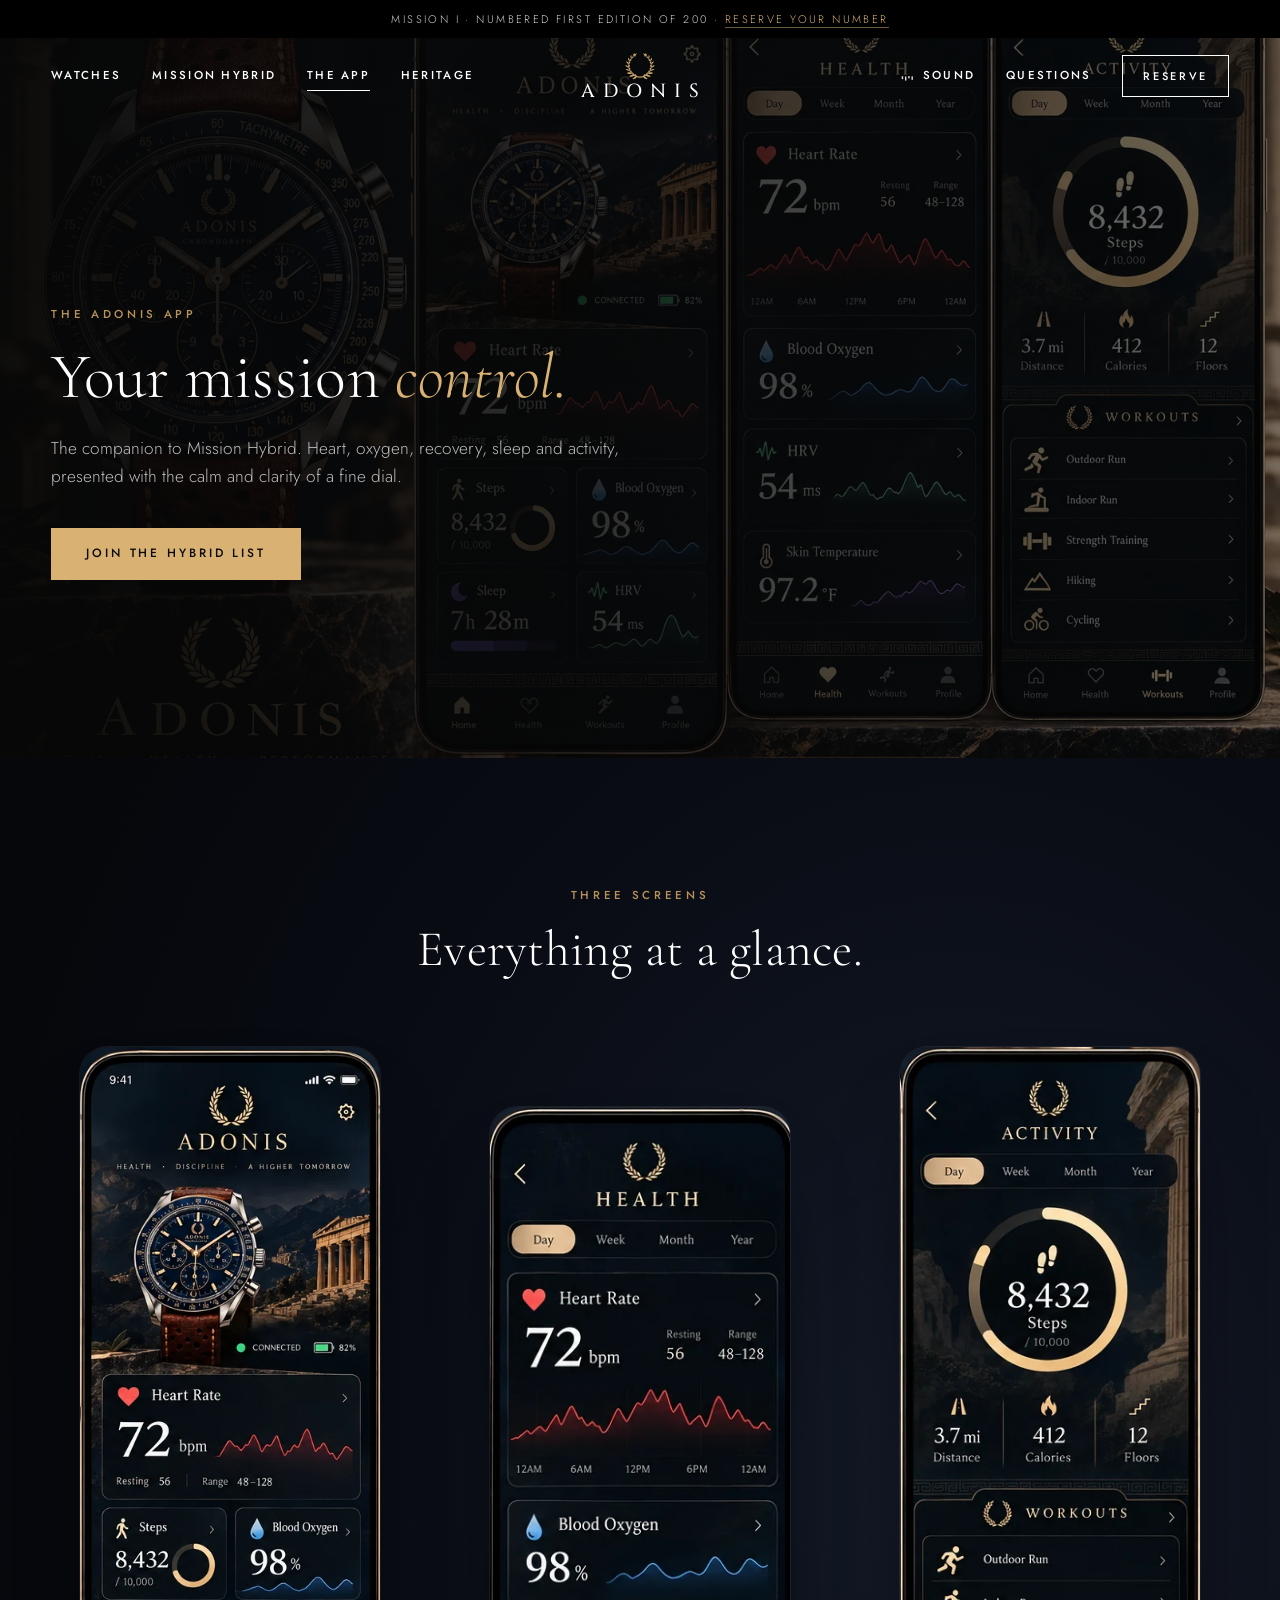
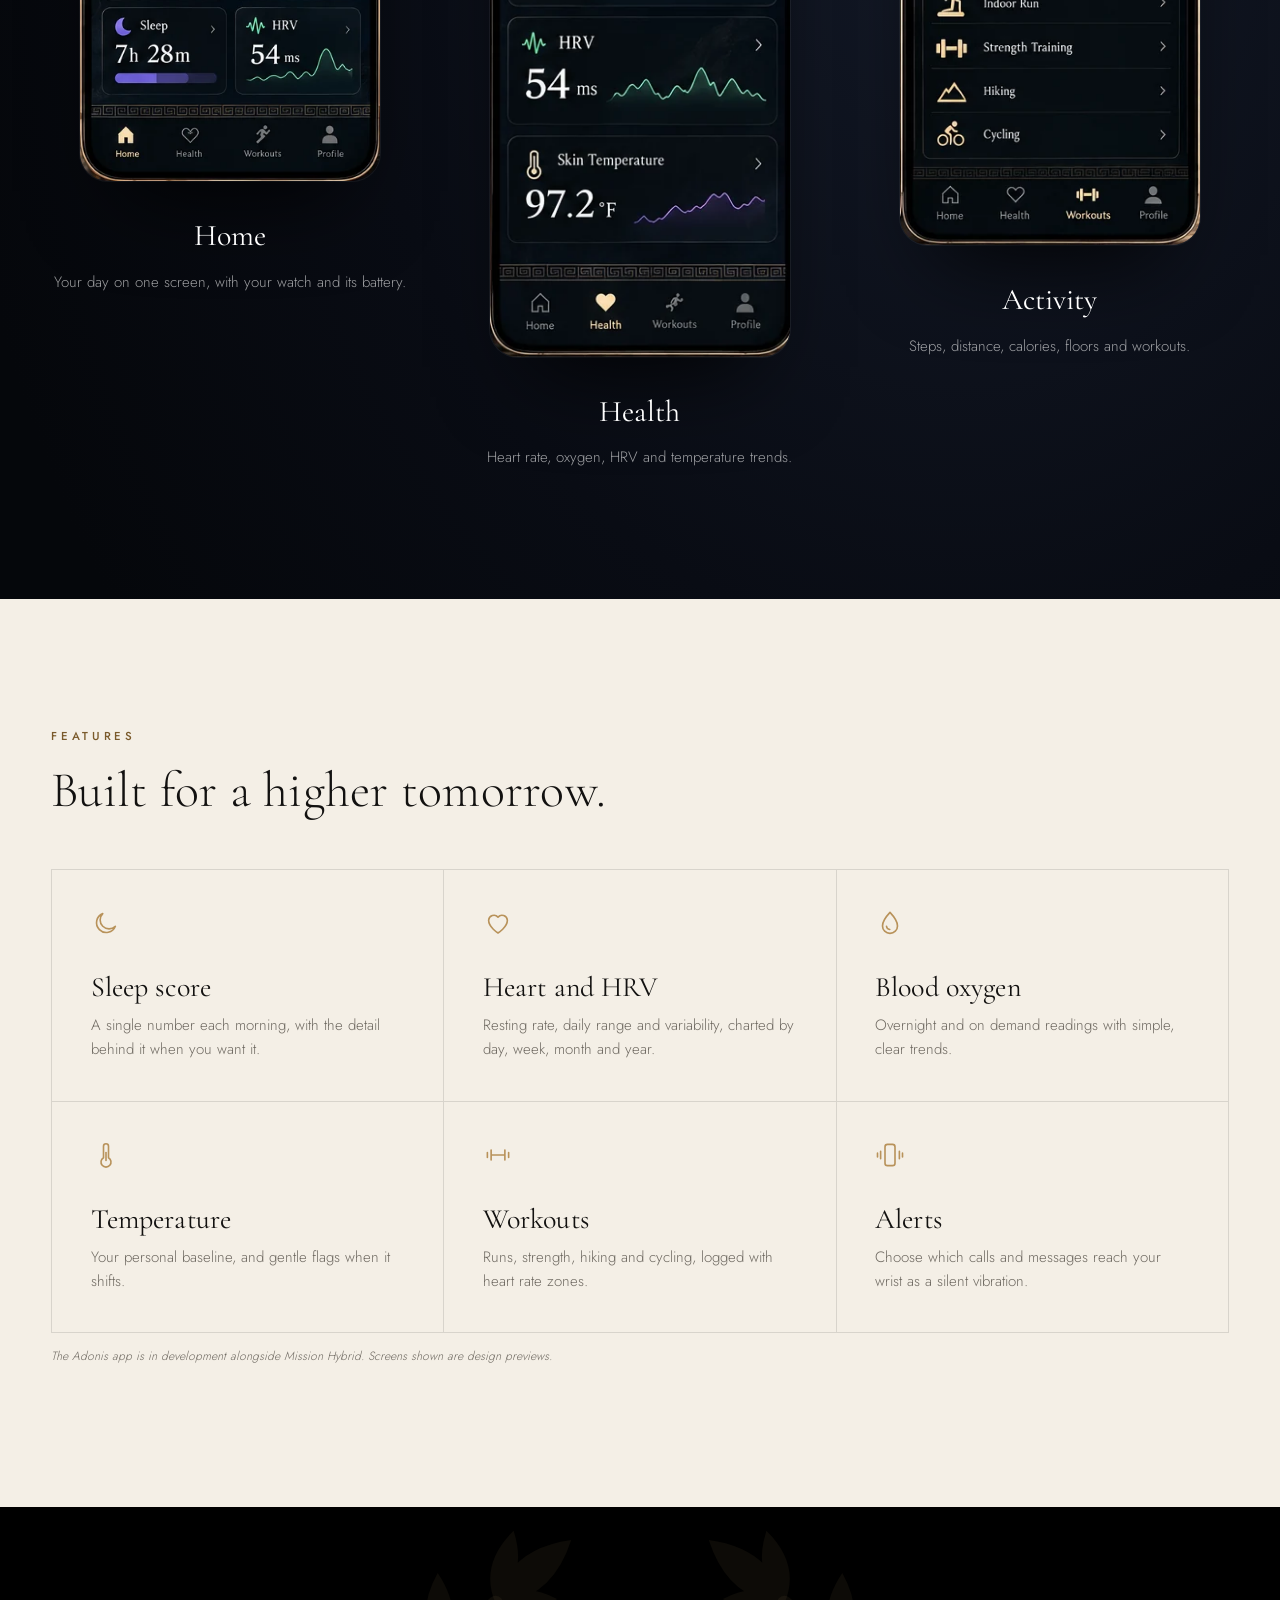
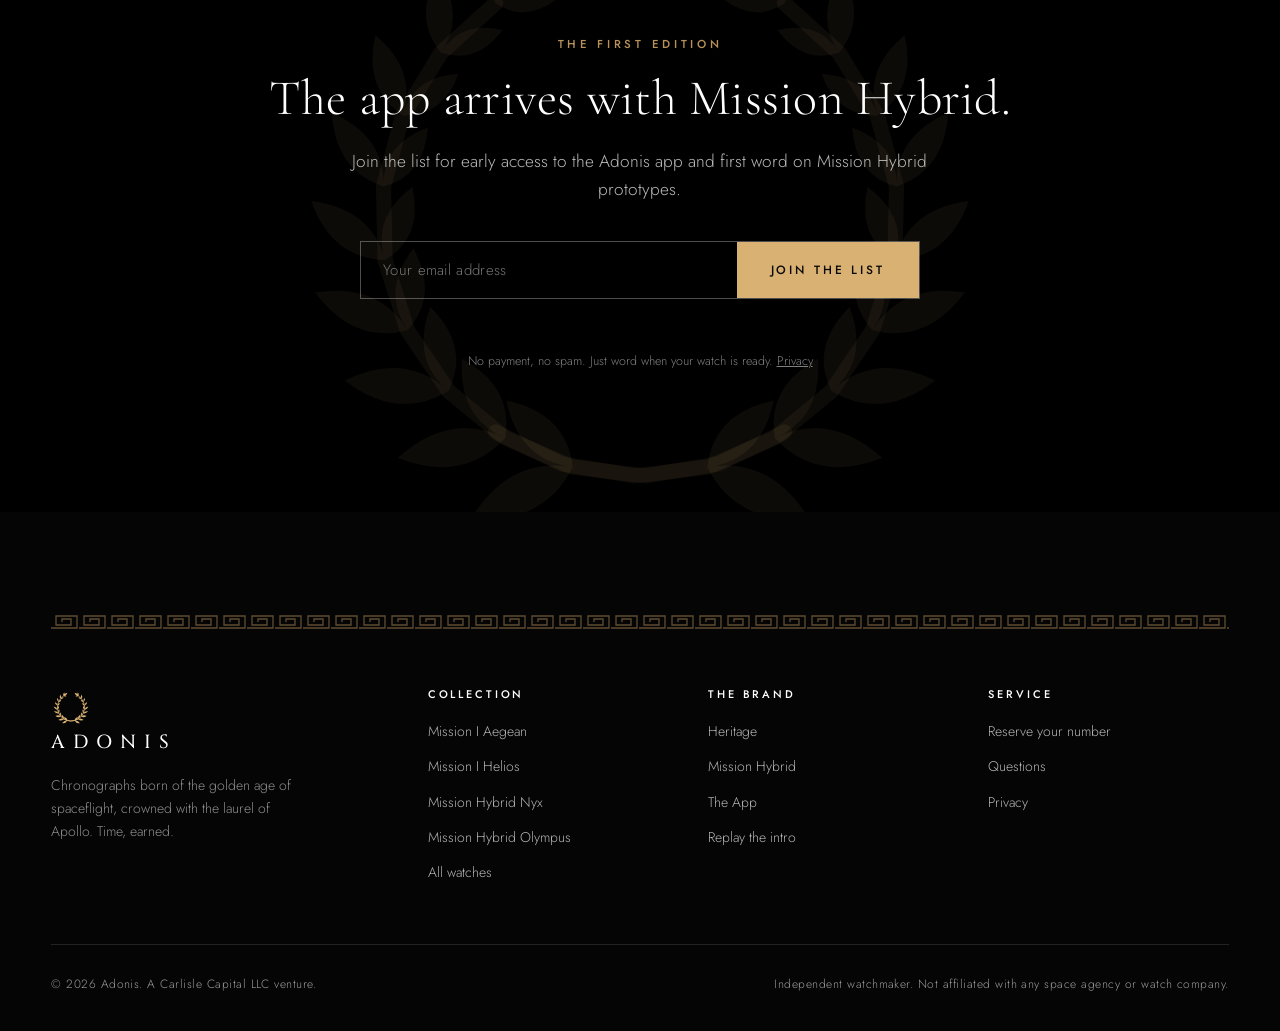
<file: app.html>
<!doctype html>
<html lang="en" class="no-js">
<head>
<meta charset="utf-8">
<meta name="viewport" content="width=device-width,initial-scale=1,viewport-fit=cover">
<title>The Adonis app | Mission control for Mission Hybrid</title>
<meta name="description" content="The Adonis app pairs with Mission Hybrid to show heart rate, HRV, blood oxygen, skin temperature, sleep and activity with the clarity of a fine dial.">
<meta name="theme-color" content="#050505">
<link rel="icon" href="assets/img/favicon.svg" type="image/svg+xml">
<link rel="apple-touch-icon" href="assets/img/apple-touch-icon.png">
<link rel="canonical" href="https://sergiuscommodus.github.io/adonis-watches/app.html">
<meta property="og:type" content="website">
<meta property="og:site_name" content="Adonis">
<meta property="og:title" content="The Adonis app | Mission control for Mission Hybrid">
<meta property="og:description" content="The Adonis app pairs with Mission Hybrid to show heart rate, HRV, blood oxygen, skin temperature, sleep and activity with the clarity of a fine dial.">
<meta property="og:url" content="https://sergiuscommodus.github.io/adonis-watches/app.html">
<meta property="og:image" content="https://sergiuscommodus.github.io/adonis-watches/assets/img/og-adonis.jpg">
<meta property="og:image:width" content="1200">
<meta property="og:image:height" content="800">
<meta property="og:image:alt" content="Adonis chronographs with the laurel wreath">
<meta name="twitter:card" content="summary_large_image">
<script type="application/ld+json">{"@context":"https://schema.org","@type":"Organization","name":"Adonis","url":"https://sergiuscommodus.github.io/adonis-watches/","logo":"https://sergiuscommodus.github.io/adonis-watches/assets/img/apple-touch-icon.png","description":"Chronographs born of the golden age of spaceflight and crowned with the laurel of Apollo."}</script>
<link rel="preload" href="assets/fonts/cormorant-garamond-latin-300-normal.woff2" as="font" type="font/woff2" crossorigin>
<link rel="preload" href="assets/fonts/jost-latin-400-normal.woff2" as="font" type="font/woff2" crossorigin>
<link rel="preload" href="assets/fonts/cinzel-latin-500-normal.woff2" as="font" type="font/woff2" crossorigin>
<link rel="stylesheet" href="assets/css/style.css?v=81ae0e99">
<script>(function(d){d.classList.remove('no-js');d.classList.add('js');try{if(sessionStorage.getItem('adonis-intro')==='1'&&!/[?&]intro/.test(location.search))d.classList.add('no-intro')}catch(e){}})(document.documentElement);</script>
</head>
<body data-header="overlay">
<div id="page">
<a class="skip-link" href="#main">Skip to content</a>
<div class="announce">Mission I &middot; <span class="hide-sm">Numbered </span>first edition of 200 &middot; <a href="reserve.html">Reserve<span class="hide-sm"> your number</span></a></div>
<header class="site-header">
 <div class="hdr-inner">
  <button class="menu-toggle" type="button" aria-label="Open menu" aria-expanded="false" aria-controls="mobile-menu"><span></span><span></span></button>
  <nav class="nav nav-left" aria-label="Primary"><a href="watches.html">Watches</a><a href="hybrid.html">Mission Hybrid</a><a href="app.html" aria-current="page">The App</a><a href="heritage.html">Heritage</a></nav>
  <a class="brand" href="index.html" aria-label="Adonis, home"><svg class="brand-laurel" viewBox="0 0 100 90" aria-hidden="true" focusable="false"><path d="M41.15 78.83Q37.41 86.43 27.73 85.64Q32.80 77.35 41.15 78.83ZM41.15 78.83Q34.07 78.00 32.40 70.05Q40.35 71.75 41.15 78.83ZM32.26 75.00Q26.78 80.98 18.10 77.64Q24.99 71.40 32.26 75.00ZM32.26 75.00Q25.99 72.34 26.59 64.58Q33.43 68.29 32.26 75.00ZM24.81 68.83Q18.18 72.83 11.12 67.44Q19.12 63.57 24.81 68.83ZM24.81 68.83Q19.78 64.70 22.42 57.76Q27.68 62.99 24.81 68.83ZM19.39 60.81Q12.26 62.69 7.26 55.86Q15.61 54.48 19.39 60.81ZM19.39 60.81Q15.90 55.68 20.18 50.04Q23.59 56.24 19.39 60.81ZM16.46 51.59Q9.45 51.39 6.72 43.82Q14.70 44.80 16.46 51.59ZM16.46 51.59Q14.65 45.98 20.06 41.98Q21.51 48.55 16.46 51.59ZM16.25 41.91Q9.92 39.86 9.46 32.25Q16.46 35.27 16.25 41.91ZM16.25 41.91Q16.10 36.33 22.09 34.14Q21.65 40.50 16.25 41.91ZM18.77 32.57Q13.58 29.02 15.18 22.00Q20.73 26.60 18.77 32.57ZM18.77 32.57Q20.12 27.46 26.13 27.07Q24.04 32.72 18.77 32.57ZM23.82 24.31Q20.07 19.73 23.38 13.81Q27.17 19.44 23.82 24.31ZM23.82 24.31Q26.39 20.06 31.93 21.30Q28.54 25.85 23.82 24.31ZM30.99 17.81Q28.82 12.70 33.37 8.25Q35.30 14.31 30.99 17.81ZM30.99 17.81Q34.43 14.66 39.09 17.25Q34.83 20.45 30.99 17.81ZM30.99 17.81Q32.58 10.61 40.95 9.46Q38.36 17.50 30.99 17.81ZM58.85 78.83Q62.59 86.43 72.27 85.64Q67.20 77.35 58.85 78.83ZM58.85 78.83Q65.93 78.00 67.60 70.05Q59.65 71.75 58.85 78.83ZM67.74 75.00Q73.22 80.98 81.90 77.64Q75.01 71.40 67.74 75.00ZM67.74 75.00Q74.01 72.34 73.41 64.58Q66.57 68.29 67.74 75.00ZM75.19 68.83Q81.82 72.83 88.88 67.44Q80.88 63.57 75.19 68.83ZM75.19 68.83Q80.22 64.70 77.58 57.76Q72.32 62.99 75.19 68.83ZM80.61 60.81Q87.74 62.69 92.74 55.86Q84.39 54.48 80.61 60.81ZM80.61 60.81Q84.10 55.68 79.82 50.04Q76.41 56.24 80.61 60.81ZM83.54 51.59Q90.55 51.39 93.28 43.82Q85.30 44.80 83.54 51.59ZM83.54 51.59Q85.35 45.98 79.94 41.98Q78.49 48.55 83.54 51.59ZM83.75 41.91Q90.08 39.86 90.54 32.25Q83.54 35.27 83.75 41.91ZM83.75 41.91Q83.90 36.33 77.91 34.14Q78.35 40.50 83.75 41.91ZM81.23 32.57Q86.42 29.02 84.82 22.00Q79.27 26.60 81.23 32.57ZM81.23 32.57Q79.88 27.46 73.87 27.07Q75.96 32.72 81.23 32.57ZM76.18 24.31Q79.93 19.73 76.62 13.81Q72.83 19.44 76.18 24.31ZM76.18 24.31Q73.61 20.06 68.07 21.30Q71.46 25.85 76.18 24.31ZM69.01 17.81Q71.18 12.70 66.63 8.25Q64.70 14.31 69.01 17.81ZM69.01 17.81Q65.57 14.66 60.91 17.25Q65.17 20.45 69.01 17.81ZM69.01 17.81Q67.42 10.61 59.05 9.46Q61.64 17.50 69.01 17.81Z" fill="currentColor"/><path d="M69.01 74.19 L60.30 78.40 L50.76 79.99 L41.15 78.83 L32.26 75.00 L24.81 68.83 L19.39 60.81 L16.46 51.59 L16.25 41.91 L18.77 32.57 L23.82 24.31 L30.99 17.81" fill="none" stroke="currentColor" stroke-width="2" stroke-linecap="round"/><path d="M30.99 74.19L39.70 78.40L49.24 79.99L58.85 78.83L67.74 75.00L75.19 68.83L80.61 60.81L83.54 51.59L83.75 41.91L81.23 32.57L76.18 24.31L69.01 17.81" fill="none" stroke="currentColor" stroke-width="2" stroke-linecap="round"/></svg><span class="brand-word">ADONIS</span></a>
  <nav class="nav nav-right" aria-label="Secondary"><button class="snd snd-head" type="button" aria-pressed="false"><svg viewBox="0 0 18 18" fill="currentColor" aria-hidden="true"><rect class="bar" x="1" y="4" width="2" height="10"/><rect class="bar" x="5.5" y="2" width="2" height="14"/><rect class="bar" x="10" y="5" width="2" height="8"/><rect class="bar" x="14.5" y="3" width="2" height="12"/></svg><span class="snd-label">Sound</span></button><a href="reserve.html#faq">Questions</a><a class="btn-reserve" href="reserve.html">Reserve</a></nav>
  <div class="mobile-right"><button class="snd snd-head" type="button" aria-pressed="false"><svg viewBox="0 0 18 18" fill="currentColor" aria-hidden="true"><rect class="bar" x="1" y="4" width="2" height="10"/><rect class="bar" x="5.5" y="2" width="2" height="14"/><rect class="bar" x="10" y="5" width="2" height="8"/><rect class="bar" x="14.5" y="3" width="2" height="12"/></svg><span class="snd-label">Sound</span></button><a class="mobile-reserve" href="reserve.html">Reserve</a></div>
 </div>
</header>
<div class="mobile-menu" id="mobile-menu">
 <a class="mm-link" href="watches.html">Watches<span>Collection</span></a><a class="mm-link" href="hybrid.html">Mission Hybrid<span>Health</span></a><a class="mm-link" href="app.html">The App<span>Companion</span></a><a class="mm-link" href="heritage.html">Heritage<span>Our story</span></a>
 <a class="mm-link" href="reserve.html#faq">Questions<span>Help</span></a>
 <a class="btn btn-block" href="reserve.html">Reserve your number</a>
</div>
<main id="main">

<section class="page-hero overlay-hero" aria-labelledby="a-title" style="min-height:80vh;display:flex;align-items:center">
 <div class="ph-bg" style="opacity:.55" aria-hidden="true"><img src="assets/img/olympus-full.webp" width="1536" height="1024" srcset="assets/img/olympus-full-640.webp 640w, assets/img/olympus-full.webp 1536w" sizes="100vw" alt="" fetchpriority="high" decoding="async"></div>
 <div class="wrap">
  <div class="ph-copy">
   <p class="eyebrow">The Adonis app</p>
   <h1 class="h1" id="a-title">Your mission <em class="gold">control.</em></h1>
   <p class="lede light">The companion to Mission Hybrid. Heart, oxygen, recovery, sleep and activity, presented with the calm and clarity of a fine dial.</p>
   <div class="cta-row"><a class="btn btn-gold" href="reserve.html?model=mission-hybrid-olympus">Join the Hybrid list</a></div>
  </div>
 </div>
</section>
<section class="section app-band" aria-labelledby="sc-title">
 <div class="wrap" style="display:block">
  <div class="center" data-reveal><p class="eyebrow">Three screens</p><h2 class="h2" id="sc-title">Everything at a glance.</h2></div>
  <div class="app-screens" style="margin-top:70px">
   <figure data-reveal><img src="assets/img/app-home.webp" width="376" height="920" alt="Adonis app home screen showing heart rate, steps, blood oxygen, sleep and HRV" loading="lazy" decoding="async"><figcaption><strong>Home</strong><span>Your day on one screen, with your watch and its battery.</span></figcaption></figure>
   <figure data-reveal data-reveal-delay="1"><img src="assets/img/app-health.webp" width="310" height="878" alt="Adonis app health screen with heart rate, blood oxygen, HRV and skin temperature charts" loading="lazy" decoding="async"><figcaption><strong>Health</strong><span>Heart rate, oxygen, HRV and temperature trends.</span></figcaption></figure>
   <figure data-reveal data-reveal-delay="2"><img src="assets/img/app-activity.webp" width="330" height="878" alt="Adonis app activity screen with steps, distance, calories and workouts" loading="lazy" decoding="async"><figcaption><strong>Activity</strong><span>Steps, distance, calories, floors and workouts.</span></figcaption></figure>
  </div>
 </div>
</section>
<section class="section on-ivory" aria-labelledby="af-title">
 <div class="wrap">
  <div class="section-head" data-reveal><div><p class="eyebrow">Features</p><h2 class="h2" id="af-title">Built for a higher tomorrow.</h2></div></div>
  <div class="feature-grid"><div data-reveal data-reveal-delay="0"><svg viewBox="0 0 24 24" fill="none" stroke="currentColor" stroke-width="1.3" stroke-linecap="round" stroke-linejoin="round" aria-hidden="true" focusable="false"><path d="M19.5 14.6A7.8 7.8 0 1 1 9.4 4.5a6.2 6.2 0 0 0 10.1 10.1z"/></svg><h3>Sleep score</h3><p>A single number each morning, with the detail behind it when you want it.</p></div><div data-reveal data-reveal-delay="1"><svg viewBox="0 0 24 24" fill="none" stroke="currentColor" stroke-width="1.3" stroke-linecap="round" stroke-linejoin="round" aria-hidden="true" focusable="false"><path d="M12 20s-7.5-4.6-7.5-10.2A4.3 4.3 0 0 1 12 7.3a4.3 4.3 0 0 1 7.5 2.5C19.5 15.4 12 20 12 20z"/></svg><h3>Heart and HRV</h3><p>Resting rate, daily range and variability, charted by day, week, month and year.</p></div><div data-reveal data-reveal-delay="2"><svg viewBox="0 0 24 24" fill="none" stroke="currentColor" stroke-width="1.3" stroke-linecap="round" stroke-linejoin="round" aria-hidden="true" focusable="false"><path d="M12 3.5s6 6.4 6 10.8a6 6 0 0 1-12 0C6 9.9 12 3.5 12 3.5z"/><path d="M9.2 14.6a2.9 2.9 0 0 0 2.6 2.6"/></svg><h3>Blood oxygen</h3><p>Overnight and on demand readings with simple, clear trends.</p></div><div data-reveal data-reveal-delay="0"><svg viewBox="0 0 24 24" fill="none" stroke="currentColor" stroke-width="1.3" stroke-linecap="round" stroke-linejoin="round" aria-hidden="true" focusable="false"><path d="M10 14.2V5a2 2 0 0 1 4 0v9.2a4 4 0 1 1-4 0z"/><path d="M12 10v6.4"/></svg><h3>Temperature</h3><p>Your personal baseline, and gentle flags when it shifts.</p></div><div data-reveal data-reveal-delay="1"><svg viewBox="0 0 24 24" fill="none" stroke="currentColor" stroke-width="1.3" stroke-linecap="round" stroke-linejoin="round" aria-hidden="true" focusable="false"><path d="M6.5 8v8M17.5 8v8M3.5 10v4M20.5 10v4M6.5 12h11"/></svg><h3>Workouts</h3><p>Runs, strength, hiking and cycling, logged with heart rate zones.</p></div><div data-reveal data-reveal-delay="2"><svg viewBox="0 0 24 24" fill="none" stroke="currentColor" stroke-width="1.3" stroke-linecap="round" stroke-linejoin="round" aria-hidden="true" focusable="false"><rect x="8" y="3.5" width="8" height="17" rx="2"/><path d="M4.5 9v6M19.5 9v6M2 10.5v3M22 10.5v3"/></svg><h3>Alerts</h3><p>Choose which calls and messages reach your wrist as a silent vibration.</p></div></div>
  <p class="prelim">The Adonis app is in development alongside Mission Hybrid. Screens shown are design previews.</p>
 </div>
</section>
<section class="section reserve-band" aria-labelledby="rb-title">
 <svg class="laurel-bg" viewBox="0 0 100 90" aria-hidden="true" focusable="false"><path d="M41.15 78.83Q37.41 86.43 27.73 85.64Q32.80 77.35 41.15 78.83ZM41.15 78.83Q34.07 78.00 32.40 70.05Q40.35 71.75 41.15 78.83ZM32.26 75.00Q26.78 80.98 18.10 77.64Q24.99 71.40 32.26 75.00ZM32.26 75.00Q25.99 72.34 26.59 64.58Q33.43 68.29 32.26 75.00ZM24.81 68.83Q18.18 72.83 11.12 67.44Q19.12 63.57 24.81 68.83ZM24.81 68.83Q19.78 64.70 22.42 57.76Q27.68 62.99 24.81 68.83ZM19.39 60.81Q12.26 62.69 7.26 55.86Q15.61 54.48 19.39 60.81ZM19.39 60.81Q15.90 55.68 20.18 50.04Q23.59 56.24 19.39 60.81ZM16.46 51.59Q9.45 51.39 6.72 43.82Q14.70 44.80 16.46 51.59ZM16.46 51.59Q14.65 45.98 20.06 41.98Q21.51 48.55 16.46 51.59ZM16.25 41.91Q9.92 39.86 9.46 32.25Q16.46 35.27 16.25 41.91ZM16.25 41.91Q16.10 36.33 22.09 34.14Q21.65 40.50 16.25 41.91ZM18.77 32.57Q13.58 29.02 15.18 22.00Q20.73 26.60 18.77 32.57ZM18.77 32.57Q20.12 27.46 26.13 27.07Q24.04 32.72 18.77 32.57ZM23.82 24.31Q20.07 19.73 23.38 13.81Q27.17 19.44 23.82 24.31ZM23.82 24.31Q26.39 20.06 31.93 21.30Q28.54 25.85 23.82 24.31ZM30.99 17.81Q28.82 12.70 33.37 8.25Q35.30 14.31 30.99 17.81ZM30.99 17.81Q34.43 14.66 39.09 17.25Q34.83 20.45 30.99 17.81ZM30.99 17.81Q32.58 10.61 40.95 9.46Q38.36 17.50 30.99 17.81ZM58.85 78.83Q62.59 86.43 72.27 85.64Q67.20 77.35 58.85 78.83ZM58.85 78.83Q65.93 78.00 67.60 70.05Q59.65 71.75 58.85 78.83ZM67.74 75.00Q73.22 80.98 81.90 77.64Q75.01 71.40 67.74 75.00ZM67.74 75.00Q74.01 72.34 73.41 64.58Q66.57 68.29 67.74 75.00ZM75.19 68.83Q81.82 72.83 88.88 67.44Q80.88 63.57 75.19 68.83ZM75.19 68.83Q80.22 64.70 77.58 57.76Q72.32 62.99 75.19 68.83ZM80.61 60.81Q87.74 62.69 92.74 55.86Q84.39 54.48 80.61 60.81ZM80.61 60.81Q84.10 55.68 79.82 50.04Q76.41 56.24 80.61 60.81ZM83.54 51.59Q90.55 51.39 93.28 43.82Q85.30 44.80 83.54 51.59ZM83.54 51.59Q85.35 45.98 79.94 41.98Q78.49 48.55 83.54 51.59ZM83.75 41.91Q90.08 39.86 90.54 32.25Q83.54 35.27 83.75 41.91ZM83.75 41.91Q83.90 36.33 77.91 34.14Q78.35 40.50 83.75 41.91ZM81.23 32.57Q86.42 29.02 84.82 22.00Q79.27 26.60 81.23 32.57ZM81.23 32.57Q79.88 27.46 73.87 27.07Q75.96 32.72 81.23 32.57ZM76.18 24.31Q79.93 19.73 76.62 13.81Q72.83 19.44 76.18 24.31ZM76.18 24.31Q73.61 20.06 68.07 21.30Q71.46 25.85 76.18 24.31ZM69.01 17.81Q71.18 12.70 66.63 8.25Q64.70 14.31 69.01 17.81ZM69.01 17.81Q65.57 14.66 60.91 17.25Q65.17 20.45 69.01 17.81ZM69.01 17.81Q67.42 10.61 59.05 9.46Q61.64 17.50 69.01 17.81Z" fill="currentColor"/><path d="M69.01 74.19 L60.30 78.40 L50.76 79.99 L41.15 78.83 L32.26 75.00 L24.81 68.83 L19.39 60.81 L16.46 51.59 L16.25 41.91 L18.77 32.57 L23.82 24.31 L30.99 17.81" fill="none" stroke="currentColor" stroke-width="2" stroke-linecap="round"/><path d="M30.99 74.19L39.70 78.40L49.24 79.99L58.85 78.83L67.74 75.00L75.19 68.83L80.61 60.81L83.54 51.59L83.75 41.91L81.23 32.57L76.18 24.31L69.01 17.81" fill="none" stroke="currentColor" stroke-width="2" stroke-linecap="round"/></svg>
 <div class="wrap-narrow" data-reveal>
  <p class="eyebrow">The first edition</p>
  <h2 class="h2" id="rb-title">The app arrives with Mission Hybrid.</h2>
  <p class="lede light" style="margin:22px auto 0">Join the list for early access to the Adonis app and first word on Mission Hybrid prototypes.</p>
  <form class="inline-form" data-adonis-form="newsletter" data-success="Thank you. You are on the Adonis list.">
   <label class="sr-only" for="nl-email">Email address</label>
   <input id="nl-email" type="email" name="email" placeholder="Your email address" autocomplete="email" required>
   <div class="hp" aria-hidden="true"><input type="text" name="_gotcha" tabindex="-1" autocomplete="off" aria-label="Leave this field empty"></div>
   <button class="btn btn-gold" type="submit">Join the list</button>
  </form>
  <p class="form-msg" role="status" aria-live="polite"></p>
  <p class="form-note">No payment, no spam. Just word when your watch is ready. <a href="privacy.html" style="text-decoration:underline">Privacy</a></p>
 </div>
</section>
</main>
<footer class="site-footer">
 <div class="wrap">
  <div class="meander-rule" aria-hidden="true"></div>
  <div class="ft-top">
   <div class="ft-brand">
    <a class="brand" href="index.html" aria-label="Adonis, home"><svg class="brand-laurel" viewBox="0 0 100 90" aria-hidden="true" focusable="false"><path d="M41.15 78.83Q37.41 86.43 27.73 85.64Q32.80 77.35 41.15 78.83ZM41.15 78.83Q34.07 78.00 32.40 70.05Q40.35 71.75 41.15 78.83ZM32.26 75.00Q26.78 80.98 18.10 77.64Q24.99 71.40 32.26 75.00ZM32.26 75.00Q25.99 72.34 26.59 64.58Q33.43 68.29 32.26 75.00ZM24.81 68.83Q18.18 72.83 11.12 67.44Q19.12 63.57 24.81 68.83ZM24.81 68.83Q19.78 64.70 22.42 57.76Q27.68 62.99 24.81 68.83ZM19.39 60.81Q12.26 62.69 7.26 55.86Q15.61 54.48 19.39 60.81ZM19.39 60.81Q15.90 55.68 20.18 50.04Q23.59 56.24 19.39 60.81ZM16.46 51.59Q9.45 51.39 6.72 43.82Q14.70 44.80 16.46 51.59ZM16.46 51.59Q14.65 45.98 20.06 41.98Q21.51 48.55 16.46 51.59ZM16.25 41.91Q9.92 39.86 9.46 32.25Q16.46 35.27 16.25 41.91ZM16.25 41.91Q16.10 36.33 22.09 34.14Q21.65 40.50 16.25 41.91ZM18.77 32.57Q13.58 29.02 15.18 22.00Q20.73 26.60 18.77 32.57ZM18.77 32.57Q20.12 27.46 26.13 27.07Q24.04 32.72 18.77 32.57ZM23.82 24.31Q20.07 19.73 23.38 13.81Q27.17 19.44 23.82 24.31ZM23.82 24.31Q26.39 20.06 31.93 21.30Q28.54 25.85 23.82 24.31ZM30.99 17.81Q28.82 12.70 33.37 8.25Q35.30 14.31 30.99 17.81ZM30.99 17.81Q34.43 14.66 39.09 17.25Q34.83 20.45 30.99 17.81ZM30.99 17.81Q32.58 10.61 40.95 9.46Q38.36 17.50 30.99 17.81ZM58.85 78.83Q62.59 86.43 72.27 85.64Q67.20 77.35 58.85 78.83ZM58.85 78.83Q65.93 78.00 67.60 70.05Q59.65 71.75 58.85 78.83ZM67.74 75.00Q73.22 80.98 81.90 77.64Q75.01 71.40 67.74 75.00ZM67.74 75.00Q74.01 72.34 73.41 64.58Q66.57 68.29 67.74 75.00ZM75.19 68.83Q81.82 72.83 88.88 67.44Q80.88 63.57 75.19 68.83ZM75.19 68.83Q80.22 64.70 77.58 57.76Q72.32 62.99 75.19 68.83ZM80.61 60.81Q87.74 62.69 92.74 55.86Q84.39 54.48 80.61 60.81ZM80.61 60.81Q84.10 55.68 79.82 50.04Q76.41 56.24 80.61 60.81ZM83.54 51.59Q90.55 51.39 93.28 43.82Q85.30 44.80 83.54 51.59ZM83.54 51.59Q85.35 45.98 79.94 41.98Q78.49 48.55 83.54 51.59ZM83.75 41.91Q90.08 39.86 90.54 32.25Q83.54 35.27 83.75 41.91ZM83.75 41.91Q83.90 36.33 77.91 34.14Q78.35 40.50 83.75 41.91ZM81.23 32.57Q86.42 29.02 84.82 22.00Q79.27 26.60 81.23 32.57ZM81.23 32.57Q79.88 27.46 73.87 27.07Q75.96 32.72 81.23 32.57ZM76.18 24.31Q79.93 19.73 76.62 13.81Q72.83 19.44 76.18 24.31ZM76.18 24.31Q73.61 20.06 68.07 21.30Q71.46 25.85 76.18 24.31ZM69.01 17.81Q71.18 12.70 66.63 8.25Q64.70 14.31 69.01 17.81ZM69.01 17.81Q65.57 14.66 60.91 17.25Q65.17 20.45 69.01 17.81ZM69.01 17.81Q67.42 10.61 59.05 9.46Q61.64 17.50 69.01 17.81Z" fill="currentColor"/><path d="M69.01 74.19 L60.30 78.40 L50.76 79.99 L41.15 78.83 L32.26 75.00 L24.81 68.83 L19.39 60.81 L16.46 51.59 L16.25 41.91 L18.77 32.57 L23.82 24.31 L30.99 17.81" fill="none" stroke="currentColor" stroke-width="2" stroke-linecap="round"/><path d="M30.99 74.19L39.70 78.40L49.24 79.99L58.85 78.83L67.74 75.00L75.19 68.83L80.61 60.81L83.54 51.59L83.75 41.91L81.23 32.57L76.18 24.31L69.01 17.81" fill="none" stroke="currentColor" stroke-width="2" stroke-linecap="round"/></svg><span class="brand-word">ADONIS</span></a>
    <p>Chronographs born of the golden age of spaceflight, crowned with the laurel of Apollo. Time, earned.</p>
    <div class="socials">
     <a data-social="instagram" href="#" aria-label="Adonis on Instagram" rel="noopener"><svg viewBox="0 0 24 24" fill="none" stroke="currentColor" stroke-width="1.3" stroke-linecap="round" stroke-linejoin="round" aria-hidden="true" focusable="false"><rect x="3.5" y="3.5" width="17" height="17" rx="4.5"/><circle cx="12" cy="12" r="4"/><circle cx="17.2" cy="6.8" r=".6" fill="currentColor"/></svg></a>
     <a data-social="tiktok" href="#" aria-label="Adonis on TikTok" rel="noopener"><svg viewBox="0 0 24 24" fill="none" stroke="currentColor" stroke-width="1.3" stroke-linecap="round" stroke-linejoin="round" aria-hidden="true" focusable="false"><path d="M14 3.5v11.2a3.8 3.8 0 1 1-3.8-3.8"/><path d="M14 3.5c.4 2.6 2.2 4.4 5 4.6"/></svg></a>
    </div>
   </div>
   <div><h2>Collection</h2><ul><li><a href="watches/mission-i-aegean.html">Mission I Aegean</a></li><li><a href="watches/mission-i-helios.html">Mission I Helios</a></li><li><a href="watches/mission-hybrid-nyx.html">Mission Hybrid Nyx</a></li><li><a href="watches/mission-hybrid-olympus.html">Mission Hybrid Olympus</a></li><li><a href="watches.html">All watches</a></li></ul></div>
   <div><h2>The brand</h2><ul><li><a href="heritage.html">Heritage</a></li><li><a href="hybrid.html">Mission Hybrid</a></li><li><a href="app.html">The App</a></li><li><a href="index.html?intro" data-replay-intro>Replay the intro</a></li></ul></div>
   <div><h2>Service</h2><ul><li><a href="reserve.html">Reserve your number</a></li><li><a href="reserve.html#faq">Questions</a></li><li><a href="privacy.html">Privacy</a></li></ul></div>
  </div>
  <div class="ft-bottom">
   <span>&copy; <span data-year>2026</span> Adonis. A Carlisle Capital LLC venture.</span>
   <span>Independent watchmaker. Not affiliated with any space agency or watch company.</span>
  </div>
 </div>
</footer>
</div>
<script src="assets/js/audio.js?v=20c00909"></script>
<script src="assets/js/config.js?v=08b96ac7"></script>
<script src="assets/js/main.js?v=28fbf96b" defer></script>
</body>
</html>
</file>
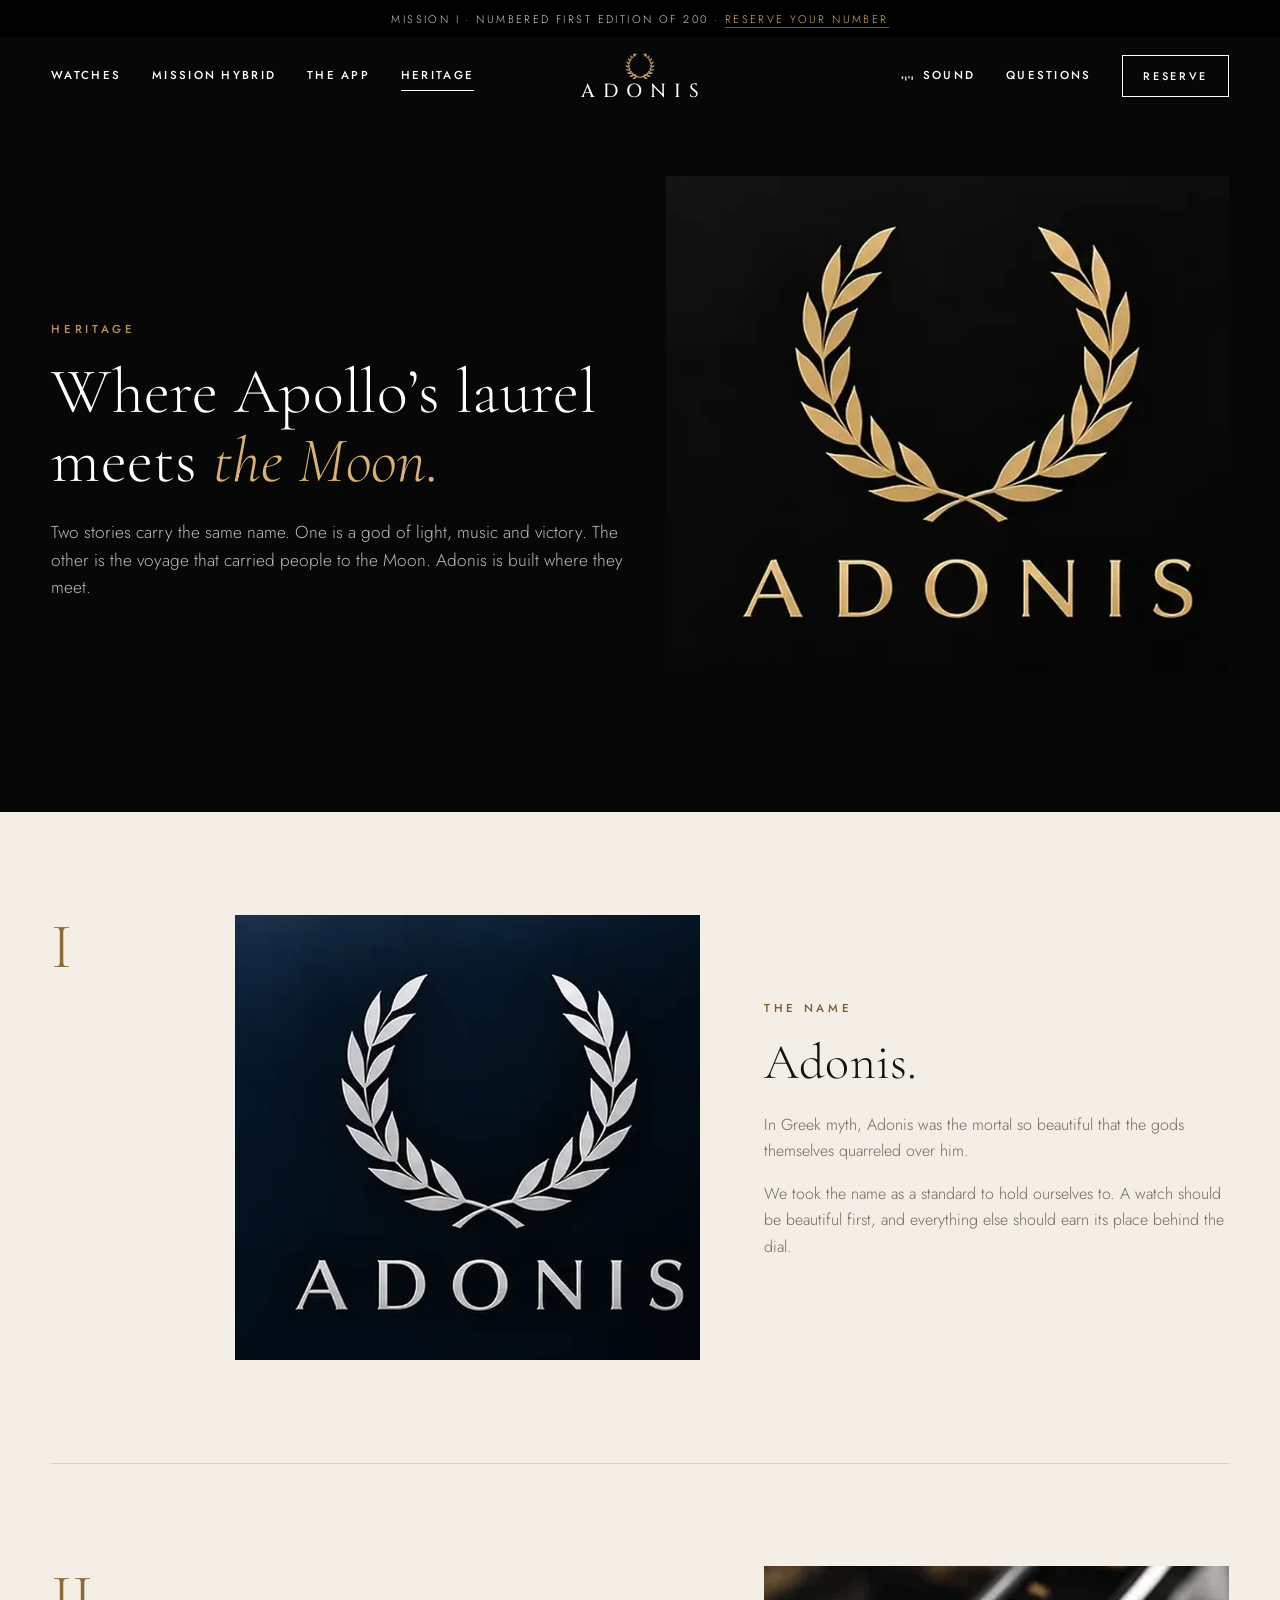
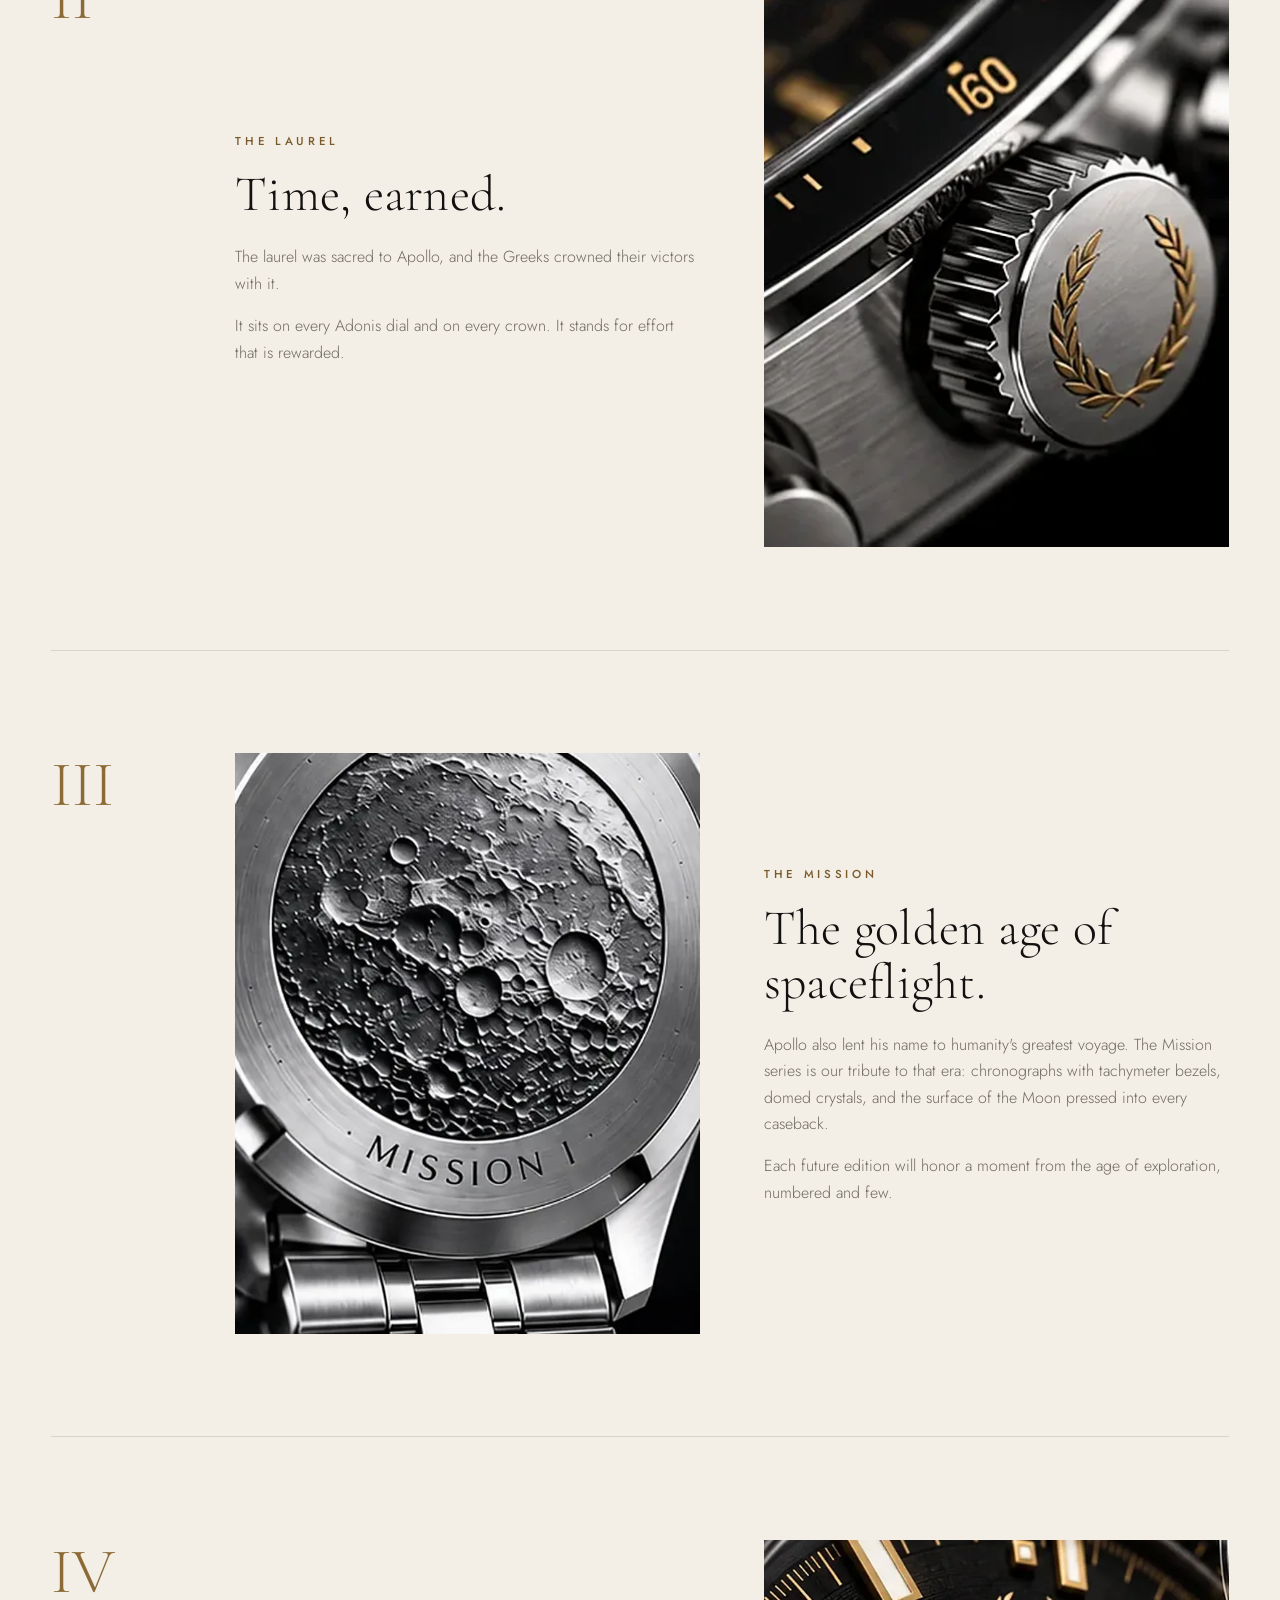
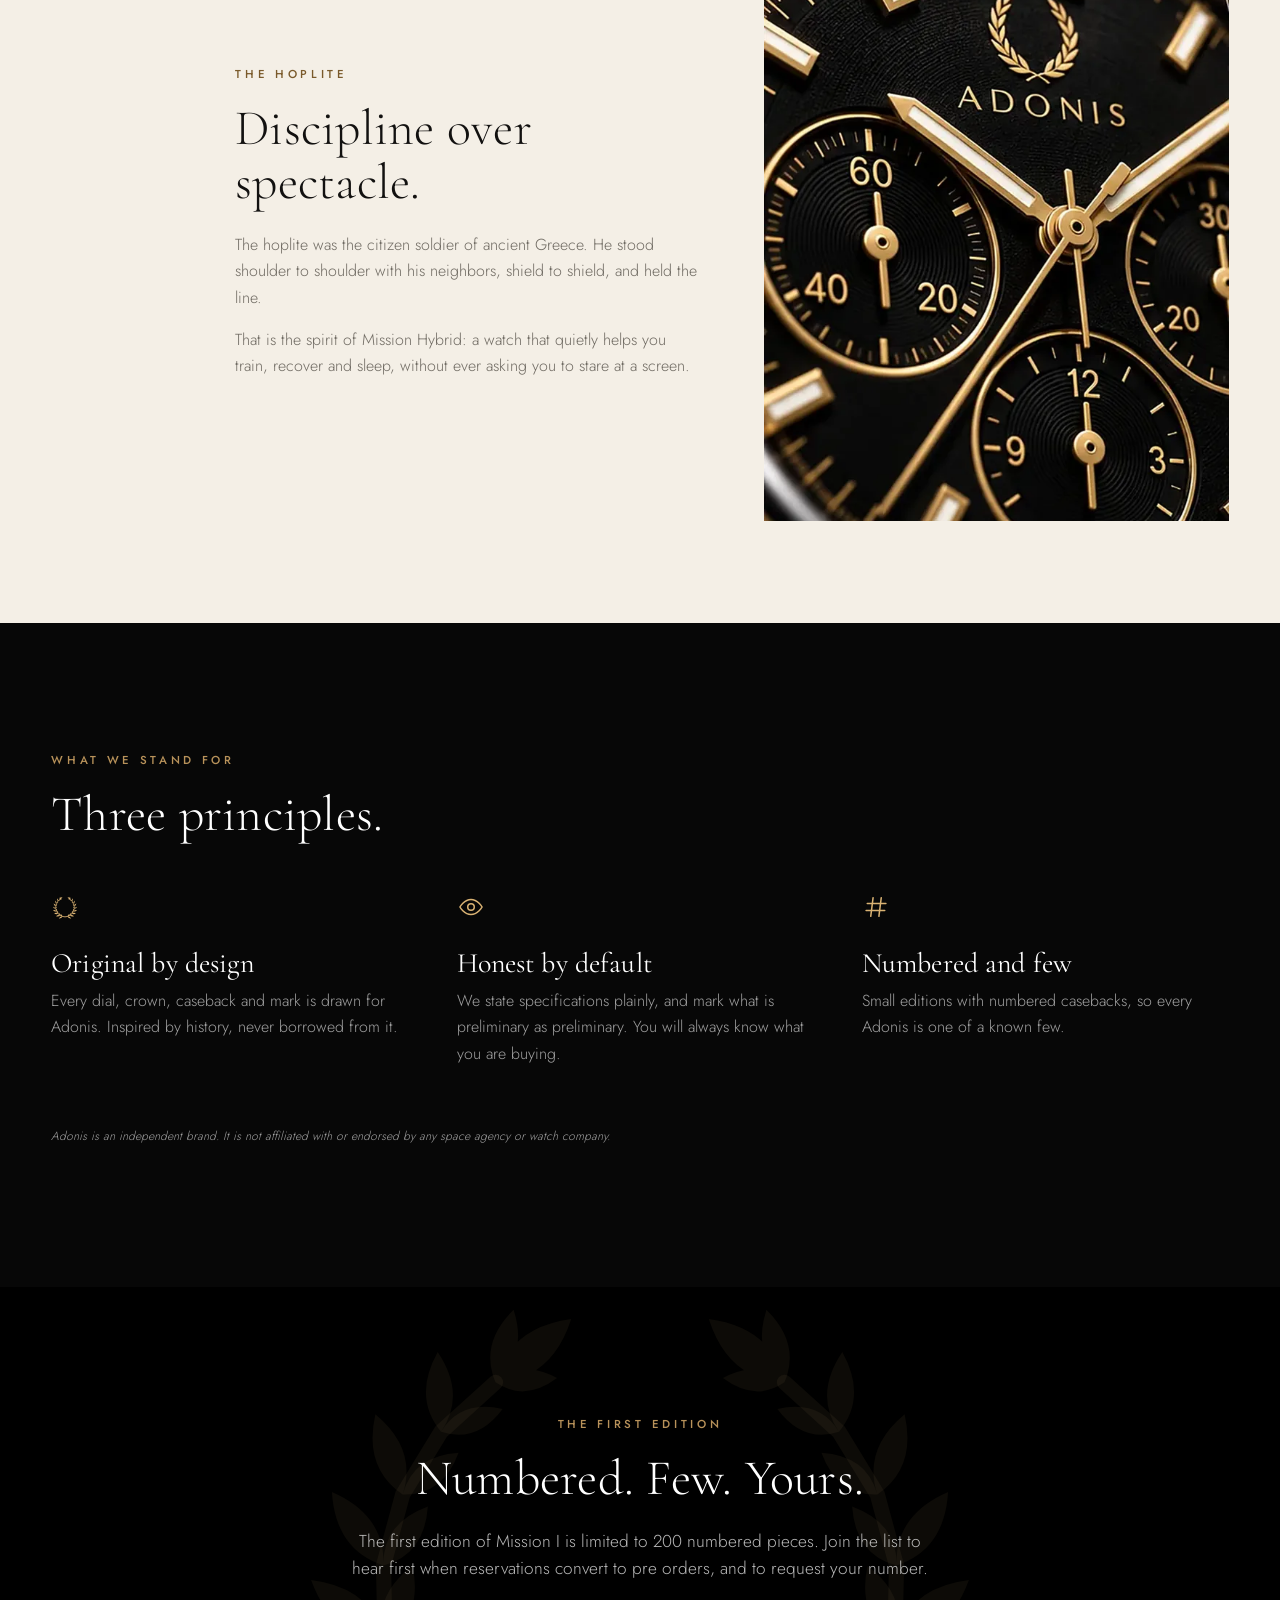
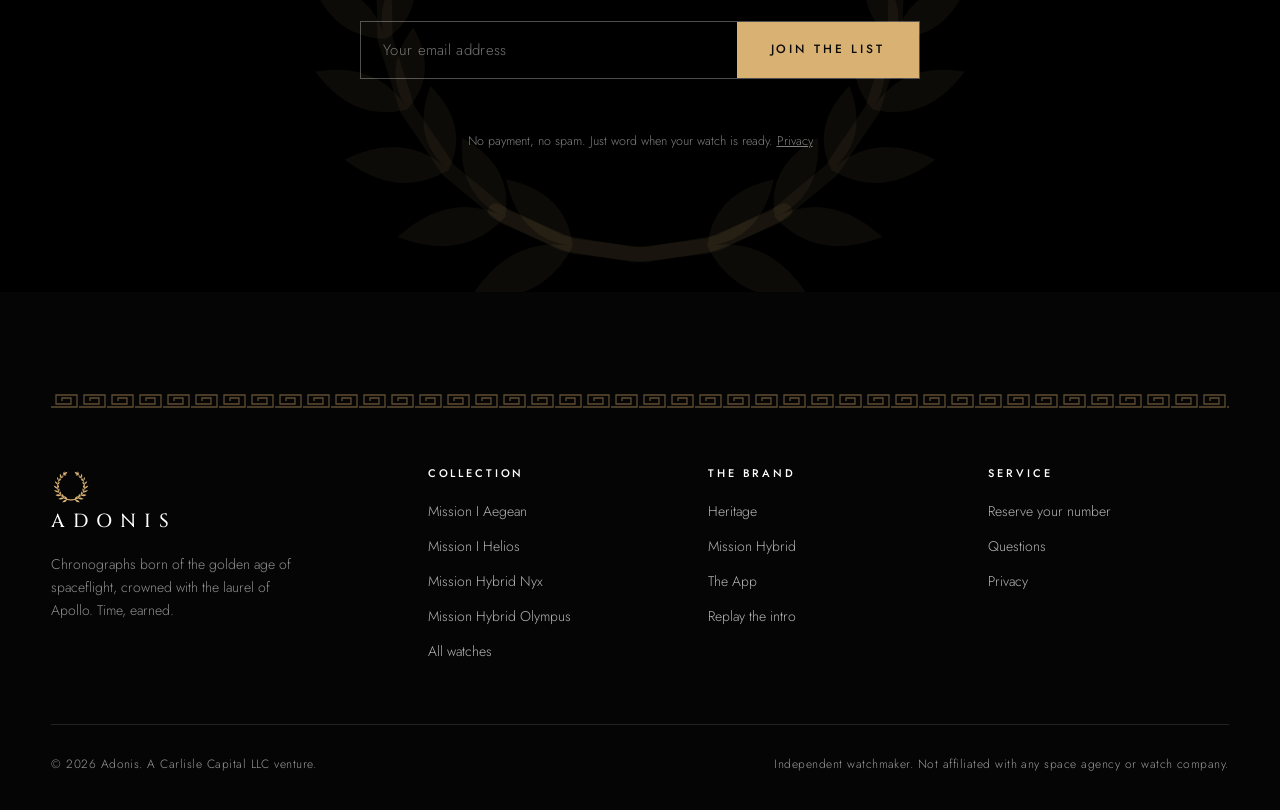
<file: heritage.html>
<!doctype html>
<html lang="en" class="no-js">
<head>
<meta charset="utf-8">
<meta name="viewport" content="width=device-width,initial-scale=1,viewport-fit=cover">
<title>Heritage | The laurel of Apollo | Adonis</title>
<meta name="description" content="The story of Adonis: the laurel of Apollo, the golden age of spaceflight, and the discipline of the hoplite, in a numbered chronograph.">
<meta name="theme-color" content="#050505">
<link rel="icon" href="assets/img/favicon.svg" type="image/svg+xml">
<link rel="apple-touch-icon" href="assets/img/apple-touch-icon.png">
<link rel="canonical" href="https://sergiuscommodus.github.io/adonis-watches/heritage.html">
<meta property="og:type" content="website">
<meta property="og:site_name" content="Adonis">
<meta property="og:title" content="Heritage | The laurel of Apollo | Adonis">
<meta property="og:description" content="The story of Adonis: the laurel of Apollo, the golden age of spaceflight, and the discipline of the hoplite, in a numbered chronograph.">
<meta property="og:url" content="https://sergiuscommodus.github.io/adonis-watches/heritage.html">
<meta property="og:image" content="https://sergiuscommodus.github.io/adonis-watches/assets/img/og-adonis.jpg">
<meta property="og:image:width" content="1200">
<meta property="og:image:height" content="800">
<meta property="og:image:alt" content="Adonis chronographs with the laurel wreath">
<meta name="twitter:card" content="summary_large_image">
<script type="application/ld+json">{"@context":"https://schema.org","@type":"Organization","name":"Adonis","url":"https://sergiuscommodus.github.io/adonis-watches/","logo":"https://sergiuscommodus.github.io/adonis-watches/assets/img/apple-touch-icon.png","description":"Chronographs born of the golden age of spaceflight and crowned with the laurel of Apollo."}</script>
<link rel="preload" href="assets/fonts/cormorant-garamond-latin-300-normal.woff2" as="font" type="font/woff2" crossorigin>
<link rel="preload" href="assets/fonts/jost-latin-400-normal.woff2" as="font" type="font/woff2" crossorigin>
<link rel="preload" href="assets/fonts/cinzel-latin-500-normal.woff2" as="font" type="font/woff2" crossorigin>
<link rel="stylesheet" href="assets/css/style.css?v=81ae0e99">
<script>(function(d){d.classList.remove('no-js');d.classList.add('js');try{if(sessionStorage.getItem('adonis-intro')==='1'&&!/[?&]intro/.test(location.search))d.classList.add('no-intro')}catch(e){}})(document.documentElement);</script>
</head>
<body data-header="overlay">
<div id="page">
<a class="skip-link" href="#main">Skip to content</a>
<div class="announce">Mission I &middot; <span class="hide-sm">Numbered </span>first edition of 200 &middot; <a href="reserve.html">Reserve<span class="hide-sm"> your number</span></a></div>
<header class="site-header">
 <div class="hdr-inner">
  <button class="menu-toggle" type="button" aria-label="Open menu" aria-expanded="false" aria-controls="mobile-menu"><span></span><span></span></button>
  <nav class="nav nav-left" aria-label="Primary"><a href="watches.html">Watches</a><a href="hybrid.html">Mission Hybrid</a><a href="app.html">The App</a><a href="heritage.html" aria-current="page">Heritage</a></nav>
  <a class="brand" href="index.html" aria-label="Adonis, home"><svg class="brand-laurel" viewBox="0 0 100 90" aria-hidden="true" focusable="false"><path d="M41.15 78.83Q37.41 86.43 27.73 85.64Q32.80 77.35 41.15 78.83ZM41.15 78.83Q34.07 78.00 32.40 70.05Q40.35 71.75 41.15 78.83ZM32.26 75.00Q26.78 80.98 18.10 77.64Q24.99 71.40 32.26 75.00ZM32.26 75.00Q25.99 72.34 26.59 64.58Q33.43 68.29 32.26 75.00ZM24.81 68.83Q18.18 72.83 11.12 67.44Q19.12 63.57 24.81 68.83ZM24.81 68.83Q19.78 64.70 22.42 57.76Q27.68 62.99 24.81 68.83ZM19.39 60.81Q12.26 62.69 7.26 55.86Q15.61 54.48 19.39 60.81ZM19.39 60.81Q15.90 55.68 20.18 50.04Q23.59 56.24 19.39 60.81ZM16.46 51.59Q9.45 51.39 6.72 43.82Q14.70 44.80 16.46 51.59ZM16.46 51.59Q14.65 45.98 20.06 41.98Q21.51 48.55 16.46 51.59ZM16.25 41.91Q9.92 39.86 9.46 32.25Q16.46 35.27 16.25 41.91ZM16.25 41.91Q16.10 36.33 22.09 34.14Q21.65 40.50 16.25 41.91ZM18.77 32.57Q13.58 29.02 15.18 22.00Q20.73 26.60 18.77 32.57ZM18.77 32.57Q20.12 27.46 26.13 27.07Q24.04 32.72 18.77 32.57ZM23.82 24.31Q20.07 19.73 23.38 13.81Q27.17 19.44 23.82 24.31ZM23.82 24.31Q26.39 20.06 31.93 21.30Q28.54 25.85 23.82 24.31ZM30.99 17.81Q28.82 12.70 33.37 8.25Q35.30 14.31 30.99 17.81ZM30.99 17.81Q34.43 14.66 39.09 17.25Q34.83 20.45 30.99 17.81ZM30.99 17.81Q32.58 10.61 40.95 9.46Q38.36 17.50 30.99 17.81ZM58.85 78.83Q62.59 86.43 72.27 85.64Q67.20 77.35 58.85 78.83ZM58.85 78.83Q65.93 78.00 67.60 70.05Q59.65 71.75 58.85 78.83ZM67.74 75.00Q73.22 80.98 81.90 77.64Q75.01 71.40 67.74 75.00ZM67.74 75.00Q74.01 72.34 73.41 64.58Q66.57 68.29 67.74 75.00ZM75.19 68.83Q81.82 72.83 88.88 67.44Q80.88 63.57 75.19 68.83ZM75.19 68.83Q80.22 64.70 77.58 57.76Q72.32 62.99 75.19 68.83ZM80.61 60.81Q87.74 62.69 92.74 55.86Q84.39 54.48 80.61 60.81ZM80.61 60.81Q84.10 55.68 79.82 50.04Q76.41 56.24 80.61 60.81ZM83.54 51.59Q90.55 51.39 93.28 43.82Q85.30 44.80 83.54 51.59ZM83.54 51.59Q85.35 45.98 79.94 41.98Q78.49 48.55 83.54 51.59ZM83.75 41.91Q90.08 39.86 90.54 32.25Q83.54 35.27 83.75 41.91ZM83.75 41.91Q83.90 36.33 77.91 34.14Q78.35 40.50 83.75 41.91ZM81.23 32.57Q86.42 29.02 84.82 22.00Q79.27 26.60 81.23 32.57ZM81.23 32.57Q79.88 27.46 73.87 27.07Q75.96 32.72 81.23 32.57ZM76.18 24.31Q79.93 19.73 76.62 13.81Q72.83 19.44 76.18 24.31ZM76.18 24.31Q73.61 20.06 68.07 21.30Q71.46 25.85 76.18 24.31ZM69.01 17.81Q71.18 12.70 66.63 8.25Q64.70 14.31 69.01 17.81ZM69.01 17.81Q65.57 14.66 60.91 17.25Q65.17 20.45 69.01 17.81ZM69.01 17.81Q67.42 10.61 59.05 9.46Q61.64 17.50 69.01 17.81Z" fill="currentColor"/><path d="M69.01 74.19 L60.30 78.40 L50.76 79.99 L41.15 78.83 L32.26 75.00 L24.81 68.83 L19.39 60.81 L16.46 51.59 L16.25 41.91 L18.77 32.57 L23.82 24.31 L30.99 17.81" fill="none" stroke="currentColor" stroke-width="2" stroke-linecap="round"/><path d="M30.99 74.19L39.70 78.40L49.24 79.99L58.85 78.83L67.74 75.00L75.19 68.83L80.61 60.81L83.54 51.59L83.75 41.91L81.23 32.57L76.18 24.31L69.01 17.81" fill="none" stroke="currentColor" stroke-width="2" stroke-linecap="round"/></svg><span class="brand-word">ADONIS</span></a>
  <nav class="nav nav-right" aria-label="Secondary"><button class="snd snd-head" type="button" aria-pressed="false"><svg viewBox="0 0 18 18" fill="currentColor" aria-hidden="true"><rect class="bar" x="1" y="4" width="2" height="10"/><rect class="bar" x="5.5" y="2" width="2" height="14"/><rect class="bar" x="10" y="5" width="2" height="8"/><rect class="bar" x="14.5" y="3" width="2" height="12"/></svg><span class="snd-label">Sound</span></button><a href="reserve.html#faq">Questions</a><a class="btn-reserve" href="reserve.html">Reserve</a></nav>
  <div class="mobile-right"><button class="snd snd-head" type="button" aria-pressed="false"><svg viewBox="0 0 18 18" fill="currentColor" aria-hidden="true"><rect class="bar" x="1" y="4" width="2" height="10"/><rect class="bar" x="5.5" y="2" width="2" height="14"/><rect class="bar" x="10" y="5" width="2" height="8"/><rect class="bar" x="14.5" y="3" width="2" height="12"/></svg><span class="snd-label">Sound</span></button><a class="mobile-reserve" href="reserve.html">Reserve</a></div>
 </div>
</header>
<div class="mobile-menu" id="mobile-menu">
 <a class="mm-link" href="watches.html">Watches<span>Collection</span></a><a class="mm-link" href="hybrid.html">Mission Hybrid<span>Health</span></a><a class="mm-link" href="app.html">The App<span>Companion</span></a><a class="mm-link" href="heritage.html">Heritage<span>Our story</span></a>
 <a class="mm-link" href="reserve.html#faq">Questions<span>Help</span></a>
 <a class="btn btn-block" href="reserve.html">Reserve your number</a>
</div>
<main id="main">

<section class="page-hero has-media overlay-hero" aria-labelledby="hr-title">
 <div class="ph-media logo"><img src="assets/img/helios-logo.webp" width="964" height="852" srcset="assets/img/helios-logo-640.webp 640w, assets/img/helios-logo.webp 964w" sizes="(max-width: 760px) 100vw, 50vw" alt="The Adonis laurel wreath in gold" loading="eager" fetchpriority="high" decoding="async"></div>
 <div class="wrap">
  <div class="ph-copy">
   <p class="eyebrow">Heritage</p>
   <h1 class="h1" id="hr-title">Where Apollo&rsquo;s laurel meets <em class="gold">the Moon.</em></h1>
   <p class="lede light">Two stories carry the same name. One is a god of light, music and victory. The other is the voyage that carried people to the Moon. Adonis is built where they meet.</p>
  </div>
 </div>
</section>
<section class="on-ivory" aria-label="Our story"><div class="wrap"><div class="chapter"><div class="chapter-num" aria-hidden="true">I</div><div class="ch-media natural" data-reveal="fade"><img src="assets/img/aegean-logo.webp" width="884" height="848" srcset="assets/img/aegean-logo-640.webp 640w, assets/img/aegean-logo.webp 884w" sizes="(max-width: 760px) 100vw, 50vw" alt="The Adonis laurel and wordmark in silver on midnight blue" loading="lazy" decoding="async"></div><div data-reveal><p class="eyebrow">The name</p><h2 class="h2">Adonis.</h2><p>In Greek myth, Adonis was the mortal so beautiful that the gods themselves quarreled over him.</p><p>We took the name as a standard to hold ourselves to. A watch should be beautiful first, and everything else should earn its place behind the dial.</p></div></div><div class="chapter"><div class="chapter-num" aria-hidden="true">II</div><div data-reveal><p class="eyebrow">The laurel</p><h2 class="h2">Time, earned.</h2><p>The laurel was sacred to Apollo, and the Greeks crowned their victors with it.</p><p>It sits on every Adonis dial and on every crown. It stands for effort that is rewarded.</p></div><div class="ch-media" data-reveal="fade"><img src="assets/img/helios-crown.webp" width="608" height="579" alt="The Adonis crown engraved with a laurel wreath" loading="lazy" decoding="async"></div></div><div class="chapter"><div class="chapter-num" aria-hidden="true">III</div><div class="ch-media" data-reveal="fade"><img src="assets/img/aegean-caseback.webp" width="712" height="1398" srcset="assets/img/aegean-caseback-640.webp 640w, assets/img/aegean-caseback.webp 712w" sizes="(max-width: 760px) 100vw, 50vw" alt="Lunar caseback of Mission I" loading="lazy" decoding="async"></div><div data-reveal><p class="eyebrow">The mission</p><h2 class="h2">The golden age of spaceflight.</h2><p>Apollo also lent his name to humanity's greatest voyage. The Mission series is our tribute to that era: chronographs with tachymeter bezels, domed crystals, and the surface of the Moon pressed into every caseback.</p><p>Each future edition will honor a moment from the age of exploration, numbered and few.</p></div></div><div class="chapter"><div class="chapter-num" aria-hidden="true">IV</div><div data-reveal><p class="eyebrow">The hoplite</p><h2 class="h2">Discipline over spectacle.</h2><p>The hoplite was the citizen soldier of ancient Greece. He stood shoulder to shoulder with his neighbors, shield to shield, and held the line.</p><p>That is the spirit of Mission Hybrid: a watch that quietly helps you train, recover and sleep, without ever asking you to stare at a screen.</p></div><div class="ch-media" data-reveal="fade"><img src="assets/img/nyx-dial.webp" width="908" height="1318" srcset="assets/img/nyx-dial-640.webp 640w, assets/img/nyx-dial.webp 908w" sizes="(max-width: 760px) 100vw, 50vw" alt="Close up of the Nyx dial in black and gold" loading="lazy" decoding="async"></div></div></div></section>
<section class="section on-dark" aria-labelledby="pr-title">
 <div class="wrap">
  <div class="section-head" data-reveal><div><p class="eyebrow">What we stand for</p><h2 class="h2" id="pr-title">Three principles.</h2></div></div>
  <div class="principles">
   <div data-reveal><svg class="pr-laurel" viewBox="0 0 100 90" aria-hidden="true" focusable="false"><path d="M41.15 78.83Q37.41 86.43 27.73 85.64Q32.80 77.35 41.15 78.83ZM41.15 78.83Q34.07 78.00 32.40 70.05Q40.35 71.75 41.15 78.83ZM32.26 75.00Q26.78 80.98 18.10 77.64Q24.99 71.40 32.26 75.00ZM32.26 75.00Q25.99 72.34 26.59 64.58Q33.43 68.29 32.26 75.00ZM24.81 68.83Q18.18 72.83 11.12 67.44Q19.12 63.57 24.81 68.83ZM24.81 68.83Q19.78 64.70 22.42 57.76Q27.68 62.99 24.81 68.83ZM19.39 60.81Q12.26 62.69 7.26 55.86Q15.61 54.48 19.39 60.81ZM19.39 60.81Q15.90 55.68 20.18 50.04Q23.59 56.24 19.39 60.81ZM16.46 51.59Q9.45 51.39 6.72 43.82Q14.70 44.80 16.46 51.59ZM16.46 51.59Q14.65 45.98 20.06 41.98Q21.51 48.55 16.46 51.59ZM16.25 41.91Q9.92 39.86 9.46 32.25Q16.46 35.27 16.25 41.91ZM16.25 41.91Q16.10 36.33 22.09 34.14Q21.65 40.50 16.25 41.91ZM18.77 32.57Q13.58 29.02 15.18 22.00Q20.73 26.60 18.77 32.57ZM18.77 32.57Q20.12 27.46 26.13 27.07Q24.04 32.72 18.77 32.57ZM23.82 24.31Q20.07 19.73 23.38 13.81Q27.17 19.44 23.82 24.31ZM23.82 24.31Q26.39 20.06 31.93 21.30Q28.54 25.85 23.82 24.31ZM30.99 17.81Q28.82 12.70 33.37 8.25Q35.30 14.31 30.99 17.81ZM30.99 17.81Q34.43 14.66 39.09 17.25Q34.83 20.45 30.99 17.81ZM30.99 17.81Q32.58 10.61 40.95 9.46Q38.36 17.50 30.99 17.81ZM58.85 78.83Q62.59 86.43 72.27 85.64Q67.20 77.35 58.85 78.83ZM58.85 78.83Q65.93 78.00 67.60 70.05Q59.65 71.75 58.85 78.83ZM67.74 75.00Q73.22 80.98 81.90 77.64Q75.01 71.40 67.74 75.00ZM67.74 75.00Q74.01 72.34 73.41 64.58Q66.57 68.29 67.74 75.00ZM75.19 68.83Q81.82 72.83 88.88 67.44Q80.88 63.57 75.19 68.83ZM75.19 68.83Q80.22 64.70 77.58 57.76Q72.32 62.99 75.19 68.83ZM80.61 60.81Q87.74 62.69 92.74 55.86Q84.39 54.48 80.61 60.81ZM80.61 60.81Q84.10 55.68 79.82 50.04Q76.41 56.24 80.61 60.81ZM83.54 51.59Q90.55 51.39 93.28 43.82Q85.30 44.80 83.54 51.59ZM83.54 51.59Q85.35 45.98 79.94 41.98Q78.49 48.55 83.54 51.59ZM83.75 41.91Q90.08 39.86 90.54 32.25Q83.54 35.27 83.75 41.91ZM83.75 41.91Q83.90 36.33 77.91 34.14Q78.35 40.50 83.75 41.91ZM81.23 32.57Q86.42 29.02 84.82 22.00Q79.27 26.60 81.23 32.57ZM81.23 32.57Q79.88 27.46 73.87 27.07Q75.96 32.72 81.23 32.57ZM76.18 24.31Q79.93 19.73 76.62 13.81Q72.83 19.44 76.18 24.31ZM76.18 24.31Q73.61 20.06 68.07 21.30Q71.46 25.85 76.18 24.31ZM69.01 17.81Q71.18 12.70 66.63 8.25Q64.70 14.31 69.01 17.81ZM69.01 17.81Q65.57 14.66 60.91 17.25Q65.17 20.45 69.01 17.81ZM69.01 17.81Q67.42 10.61 59.05 9.46Q61.64 17.50 69.01 17.81Z" fill="currentColor"/><path d="M69.01 74.19 L60.30 78.40 L50.76 79.99 L41.15 78.83 L32.26 75.00 L24.81 68.83 L19.39 60.81 L16.46 51.59 L16.25 41.91 L18.77 32.57 L23.82 24.31 L30.99 17.81" fill="none" stroke="currentColor" stroke-width="2" stroke-linecap="round"/><path d="M30.99 74.19L39.70 78.40L49.24 79.99L58.85 78.83L67.74 75.00L75.19 68.83L80.61 60.81L83.54 51.59L83.75 41.91L81.23 32.57L76.18 24.31L69.01 17.81" fill="none" stroke="currentColor" stroke-width="2" stroke-linecap="round"/></svg><h3>Original by design</h3><p>Every dial, crown, caseback and mark is drawn for Adonis. Inspired by history, never borrowed from it.</p></div>
   <div data-reveal data-reveal-delay="1"><svg viewBox="0 0 24 24" fill="none" stroke="currentColor" stroke-width="1.3" stroke-linecap="round" stroke-linejoin="round" aria-hidden="true" focusable="false"><path d="M2.5 12s3.6-6.5 9.5-6.5 9.5 6.5 9.5 6.5-3.6 6.5-9.5 6.5S2.5 12 2.5 12z"/><circle cx="12" cy="12" r="2.8"/></svg><h3>Honest by default</h3><p>We state specifications plainly, and mark what is preliminary as preliminary. You will always know what you are buying.</p></div>
   <div data-reveal data-reveal-delay="2"><svg viewBox="0 0 24 24" fill="none" stroke="currentColor" stroke-width="1.3" stroke-linecap="round" stroke-linejoin="round" aria-hidden="true" focusable="false"><path d="M9.5 4l-2 16M16.5 4l-2 16M4.5 9h16M3.5 15h16"/></svg><h3>Numbered and few</h3><p>Small editions with numbered casebacks, so every Adonis is one of a known few.</p></div>
  </div>
  <p class="prelim" style="color:rgba(255,255,255,.62);margin-top:60px">Adonis is an independent brand. It is not affiliated with or endorsed by any space agency or watch company.</p>
 </div>
</section>
<section class="section reserve-band" aria-labelledby="rb-title">
 <svg class="laurel-bg" viewBox="0 0 100 90" aria-hidden="true" focusable="false"><path d="M41.15 78.83Q37.41 86.43 27.73 85.64Q32.80 77.35 41.15 78.83ZM41.15 78.83Q34.07 78.00 32.40 70.05Q40.35 71.75 41.15 78.83ZM32.26 75.00Q26.78 80.98 18.10 77.64Q24.99 71.40 32.26 75.00ZM32.26 75.00Q25.99 72.34 26.59 64.58Q33.43 68.29 32.26 75.00ZM24.81 68.83Q18.18 72.83 11.12 67.44Q19.12 63.57 24.81 68.83ZM24.81 68.83Q19.78 64.70 22.42 57.76Q27.68 62.99 24.81 68.83ZM19.39 60.81Q12.26 62.69 7.26 55.86Q15.61 54.48 19.39 60.81ZM19.39 60.81Q15.90 55.68 20.18 50.04Q23.59 56.24 19.39 60.81ZM16.46 51.59Q9.45 51.39 6.72 43.82Q14.70 44.80 16.46 51.59ZM16.46 51.59Q14.65 45.98 20.06 41.98Q21.51 48.55 16.46 51.59ZM16.25 41.91Q9.92 39.86 9.46 32.25Q16.46 35.27 16.25 41.91ZM16.25 41.91Q16.10 36.33 22.09 34.14Q21.65 40.50 16.25 41.91ZM18.77 32.57Q13.58 29.02 15.18 22.00Q20.73 26.60 18.77 32.57ZM18.77 32.57Q20.12 27.46 26.13 27.07Q24.04 32.72 18.77 32.57ZM23.82 24.31Q20.07 19.73 23.38 13.81Q27.17 19.44 23.82 24.31ZM23.82 24.31Q26.39 20.06 31.93 21.30Q28.54 25.85 23.82 24.31ZM30.99 17.81Q28.82 12.70 33.37 8.25Q35.30 14.31 30.99 17.81ZM30.99 17.81Q34.43 14.66 39.09 17.25Q34.83 20.45 30.99 17.81ZM30.99 17.81Q32.58 10.61 40.95 9.46Q38.36 17.50 30.99 17.81ZM58.85 78.83Q62.59 86.43 72.27 85.64Q67.20 77.35 58.85 78.83ZM58.85 78.83Q65.93 78.00 67.60 70.05Q59.65 71.75 58.85 78.83ZM67.74 75.00Q73.22 80.98 81.90 77.64Q75.01 71.40 67.74 75.00ZM67.74 75.00Q74.01 72.34 73.41 64.58Q66.57 68.29 67.74 75.00ZM75.19 68.83Q81.82 72.83 88.88 67.44Q80.88 63.57 75.19 68.83ZM75.19 68.83Q80.22 64.70 77.58 57.76Q72.32 62.99 75.19 68.83ZM80.61 60.81Q87.74 62.69 92.74 55.86Q84.39 54.48 80.61 60.81ZM80.61 60.81Q84.10 55.68 79.82 50.04Q76.41 56.24 80.61 60.81ZM83.54 51.59Q90.55 51.39 93.28 43.82Q85.30 44.80 83.54 51.59ZM83.54 51.59Q85.35 45.98 79.94 41.98Q78.49 48.55 83.54 51.59ZM83.75 41.91Q90.08 39.86 90.54 32.25Q83.54 35.27 83.75 41.91ZM83.75 41.91Q83.90 36.33 77.91 34.14Q78.35 40.50 83.75 41.91ZM81.23 32.57Q86.42 29.02 84.82 22.00Q79.27 26.60 81.23 32.57ZM81.23 32.57Q79.88 27.46 73.87 27.07Q75.96 32.72 81.23 32.57ZM76.18 24.31Q79.93 19.73 76.62 13.81Q72.83 19.44 76.18 24.31ZM76.18 24.31Q73.61 20.06 68.07 21.30Q71.46 25.85 76.18 24.31ZM69.01 17.81Q71.18 12.70 66.63 8.25Q64.70 14.31 69.01 17.81ZM69.01 17.81Q65.57 14.66 60.91 17.25Q65.17 20.45 69.01 17.81ZM69.01 17.81Q67.42 10.61 59.05 9.46Q61.64 17.50 69.01 17.81Z" fill="currentColor"/><path d="M69.01 74.19 L60.30 78.40 L50.76 79.99 L41.15 78.83 L32.26 75.00 L24.81 68.83 L19.39 60.81 L16.46 51.59 L16.25 41.91 L18.77 32.57 L23.82 24.31 L30.99 17.81" fill="none" stroke="currentColor" stroke-width="2" stroke-linecap="round"/><path d="M30.99 74.19L39.70 78.40L49.24 79.99L58.85 78.83L67.74 75.00L75.19 68.83L80.61 60.81L83.54 51.59L83.75 41.91L81.23 32.57L76.18 24.31L69.01 17.81" fill="none" stroke="currentColor" stroke-width="2" stroke-linecap="round"/></svg>
 <div class="wrap-narrow" data-reveal>
  <p class="eyebrow">The first edition</p>
  <h2 class="h2" id="rb-title">Numbered. Few. Yours.</h2>
  <p class="lede light" style="margin:22px auto 0">The first edition of Mission I is limited to 200 numbered pieces. Join the list to hear first when reservations convert to pre orders, and to request your number.</p>
  <form class="inline-form" data-adonis-form="newsletter" data-success="Thank you. You are on the Adonis list.">
   <label class="sr-only" for="nl-email">Email address</label>
   <input id="nl-email" type="email" name="email" placeholder="Your email address" autocomplete="email" required>
   <div class="hp" aria-hidden="true"><input type="text" name="_gotcha" tabindex="-1" autocomplete="off" aria-label="Leave this field empty"></div>
   <button class="btn btn-gold" type="submit">Join the list</button>
  </form>
  <p class="form-msg" role="status" aria-live="polite"></p>
  <p class="form-note">No payment, no spam. Just word when your watch is ready. <a href="privacy.html" style="text-decoration:underline">Privacy</a></p>
 </div>
</section>
</main>
<footer class="site-footer">
 <div class="wrap">
  <div class="meander-rule" aria-hidden="true"></div>
  <div class="ft-top">
   <div class="ft-brand">
    <a class="brand" href="index.html" aria-label="Adonis, home"><svg class="brand-laurel" viewBox="0 0 100 90" aria-hidden="true" focusable="false"><path d="M41.15 78.83Q37.41 86.43 27.73 85.64Q32.80 77.35 41.15 78.83ZM41.15 78.83Q34.07 78.00 32.40 70.05Q40.35 71.75 41.15 78.83ZM32.26 75.00Q26.78 80.98 18.10 77.64Q24.99 71.40 32.26 75.00ZM32.26 75.00Q25.99 72.34 26.59 64.58Q33.43 68.29 32.26 75.00ZM24.81 68.83Q18.18 72.83 11.12 67.44Q19.12 63.57 24.81 68.83ZM24.81 68.83Q19.78 64.70 22.42 57.76Q27.68 62.99 24.81 68.83ZM19.39 60.81Q12.26 62.69 7.26 55.86Q15.61 54.48 19.39 60.81ZM19.39 60.81Q15.90 55.68 20.18 50.04Q23.59 56.24 19.39 60.81ZM16.46 51.59Q9.45 51.39 6.72 43.82Q14.70 44.80 16.46 51.59ZM16.46 51.59Q14.65 45.98 20.06 41.98Q21.51 48.55 16.46 51.59ZM16.25 41.91Q9.92 39.86 9.46 32.25Q16.46 35.27 16.25 41.91ZM16.25 41.91Q16.10 36.33 22.09 34.14Q21.65 40.50 16.25 41.91ZM18.77 32.57Q13.58 29.02 15.18 22.00Q20.73 26.60 18.77 32.57ZM18.77 32.57Q20.12 27.46 26.13 27.07Q24.04 32.72 18.77 32.57ZM23.82 24.31Q20.07 19.73 23.38 13.81Q27.17 19.44 23.82 24.31ZM23.82 24.31Q26.39 20.06 31.93 21.30Q28.54 25.85 23.82 24.31ZM30.99 17.81Q28.82 12.70 33.37 8.25Q35.30 14.31 30.99 17.81ZM30.99 17.81Q34.43 14.66 39.09 17.25Q34.83 20.45 30.99 17.81ZM30.99 17.81Q32.58 10.61 40.95 9.46Q38.36 17.50 30.99 17.81ZM58.85 78.83Q62.59 86.43 72.27 85.64Q67.20 77.35 58.85 78.83ZM58.85 78.83Q65.93 78.00 67.60 70.05Q59.65 71.75 58.85 78.83ZM67.74 75.00Q73.22 80.98 81.90 77.64Q75.01 71.40 67.74 75.00ZM67.74 75.00Q74.01 72.34 73.41 64.58Q66.57 68.29 67.74 75.00ZM75.19 68.83Q81.82 72.83 88.88 67.44Q80.88 63.57 75.19 68.83ZM75.19 68.83Q80.22 64.70 77.58 57.76Q72.32 62.99 75.19 68.83ZM80.61 60.81Q87.74 62.69 92.74 55.86Q84.39 54.48 80.61 60.81ZM80.61 60.81Q84.10 55.68 79.82 50.04Q76.41 56.24 80.61 60.81ZM83.54 51.59Q90.55 51.39 93.28 43.82Q85.30 44.80 83.54 51.59ZM83.54 51.59Q85.35 45.98 79.94 41.98Q78.49 48.55 83.54 51.59ZM83.75 41.91Q90.08 39.86 90.54 32.25Q83.54 35.27 83.75 41.91ZM83.75 41.91Q83.90 36.33 77.91 34.14Q78.35 40.50 83.75 41.91ZM81.23 32.57Q86.42 29.02 84.82 22.00Q79.27 26.60 81.23 32.57ZM81.23 32.57Q79.88 27.46 73.87 27.07Q75.96 32.72 81.23 32.57ZM76.18 24.31Q79.93 19.73 76.62 13.81Q72.83 19.44 76.18 24.31ZM76.18 24.31Q73.61 20.06 68.07 21.30Q71.46 25.85 76.18 24.31ZM69.01 17.81Q71.18 12.70 66.63 8.25Q64.70 14.31 69.01 17.81ZM69.01 17.81Q65.57 14.66 60.91 17.25Q65.17 20.45 69.01 17.81ZM69.01 17.81Q67.42 10.61 59.05 9.46Q61.64 17.50 69.01 17.81Z" fill="currentColor"/><path d="M69.01 74.19 L60.30 78.40 L50.76 79.99 L41.15 78.83 L32.26 75.00 L24.81 68.83 L19.39 60.81 L16.46 51.59 L16.25 41.91 L18.77 32.57 L23.82 24.31 L30.99 17.81" fill="none" stroke="currentColor" stroke-width="2" stroke-linecap="round"/><path d="M30.99 74.19L39.70 78.40L49.24 79.99L58.85 78.83L67.74 75.00L75.19 68.83L80.61 60.81L83.54 51.59L83.75 41.91L81.23 32.57L76.18 24.31L69.01 17.81" fill="none" stroke="currentColor" stroke-width="2" stroke-linecap="round"/></svg><span class="brand-word">ADONIS</span></a>
    <p>Chronographs born of the golden age of spaceflight, crowned with the laurel of Apollo. Time, earned.</p>
    <div class="socials">
     <a data-social="instagram" href="#" aria-label="Adonis on Instagram" rel="noopener"><svg viewBox="0 0 24 24" fill="none" stroke="currentColor" stroke-width="1.3" stroke-linecap="round" stroke-linejoin="round" aria-hidden="true" focusable="false"><rect x="3.5" y="3.5" width="17" height="17" rx="4.5"/><circle cx="12" cy="12" r="4"/><circle cx="17.2" cy="6.8" r=".6" fill="currentColor"/></svg></a>
     <a data-social="tiktok" href="#" aria-label="Adonis on TikTok" rel="noopener"><svg viewBox="0 0 24 24" fill="none" stroke="currentColor" stroke-width="1.3" stroke-linecap="round" stroke-linejoin="round" aria-hidden="true" focusable="false"><path d="M14 3.5v11.2a3.8 3.8 0 1 1-3.8-3.8"/><path d="M14 3.5c.4 2.6 2.2 4.4 5 4.6"/></svg></a>
    </div>
   </div>
   <div><h2>Collection</h2><ul><li><a href="watches/mission-i-aegean.html">Mission I Aegean</a></li><li><a href="watches/mission-i-helios.html">Mission I Helios</a></li><li><a href="watches/mission-hybrid-nyx.html">Mission Hybrid Nyx</a></li><li><a href="watches/mission-hybrid-olympus.html">Mission Hybrid Olympus</a></li><li><a href="watches.html">All watches</a></li></ul></div>
   <div><h2>The brand</h2><ul><li><a href="heritage.html">Heritage</a></li><li><a href="hybrid.html">Mission Hybrid</a></li><li><a href="app.html">The App</a></li><li><a href="index.html?intro" data-replay-intro>Replay the intro</a></li></ul></div>
   <div><h2>Service</h2><ul><li><a href="reserve.html">Reserve your number</a></li><li><a href="reserve.html#faq">Questions</a></li><li><a href="privacy.html">Privacy</a></li></ul></div>
  </div>
  <div class="ft-bottom">
   <span>&copy; <span data-year>2026</span> Adonis. A Carlisle Capital LLC venture.</span>
   <span>Independent watchmaker. Not affiliated with any space agency or watch company.</span>
  </div>
 </div>
</footer>
</div>
<script src="assets/js/audio.js?v=20c00909"></script>
<script src="assets/js/config.js?v=08b96ac7"></script>
<script src="assets/js/main.js?v=28fbf96b" defer></script>
</body>
</html>
</file>
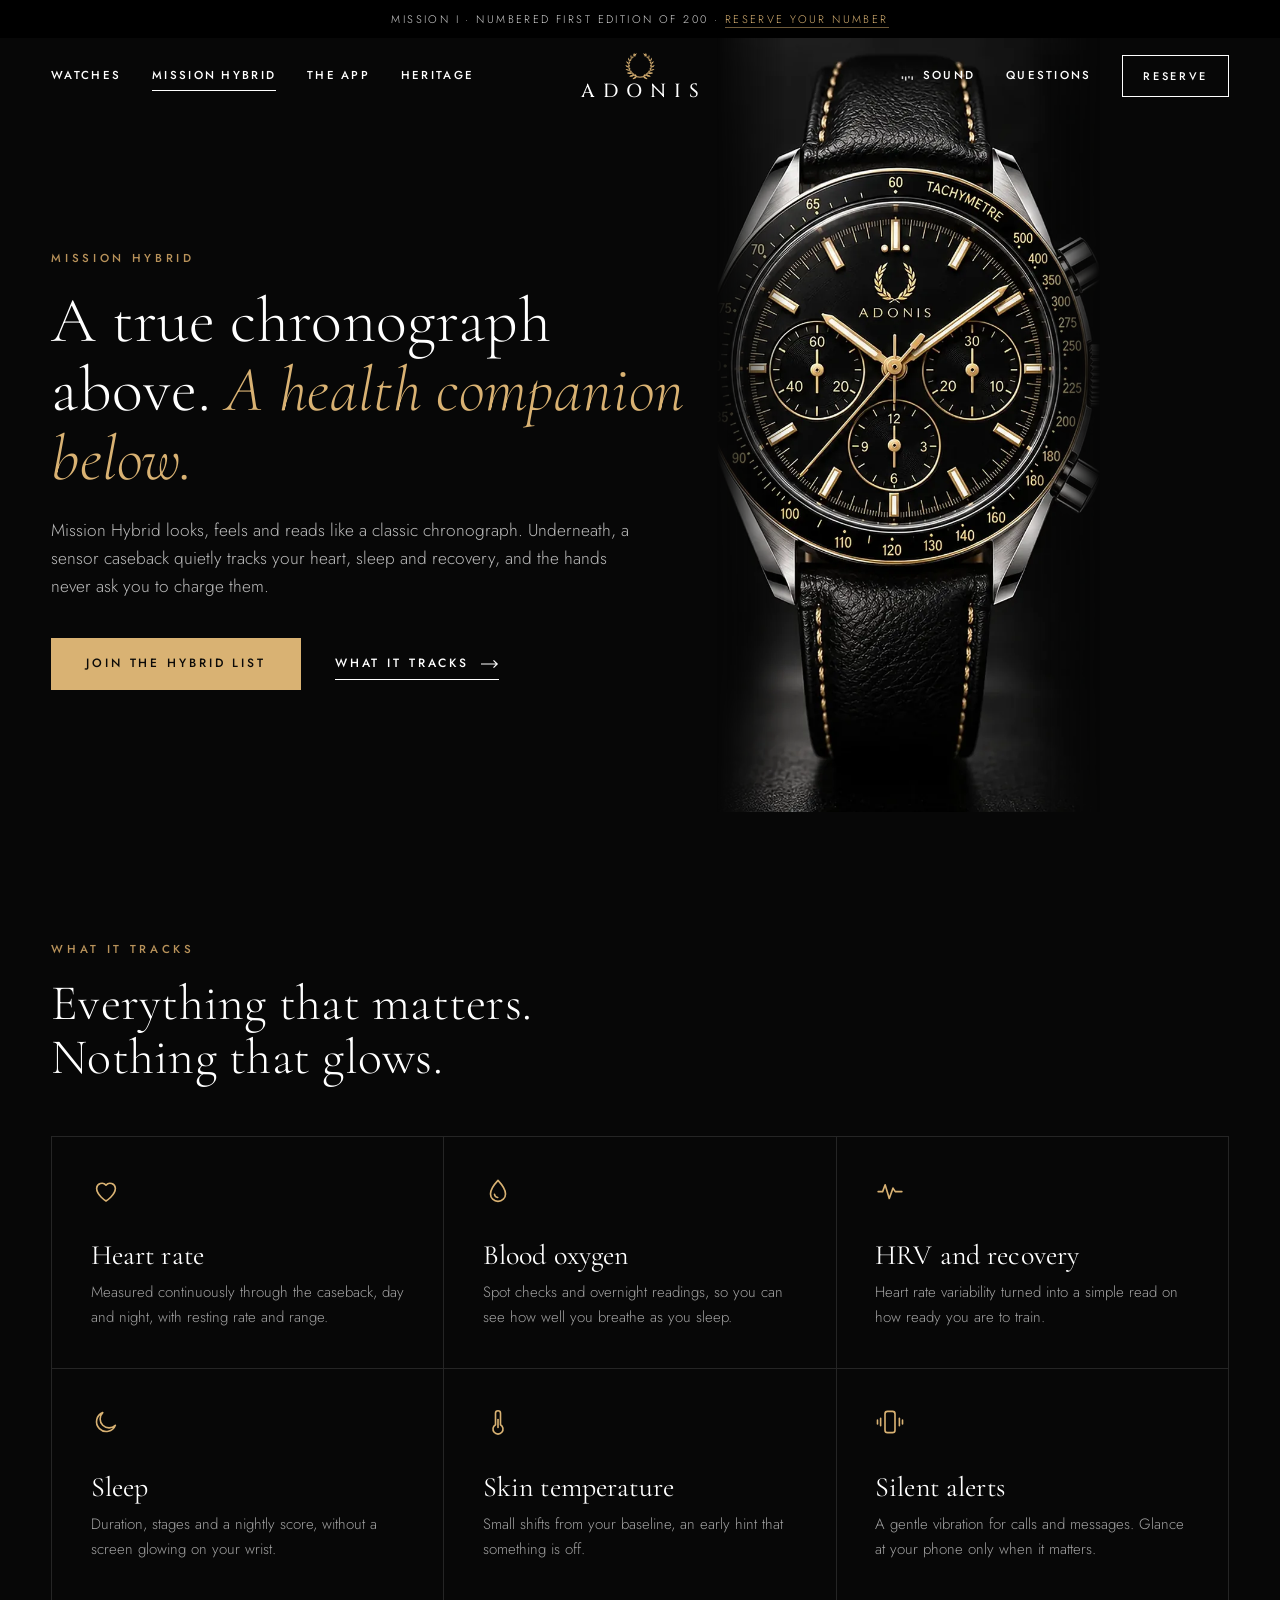
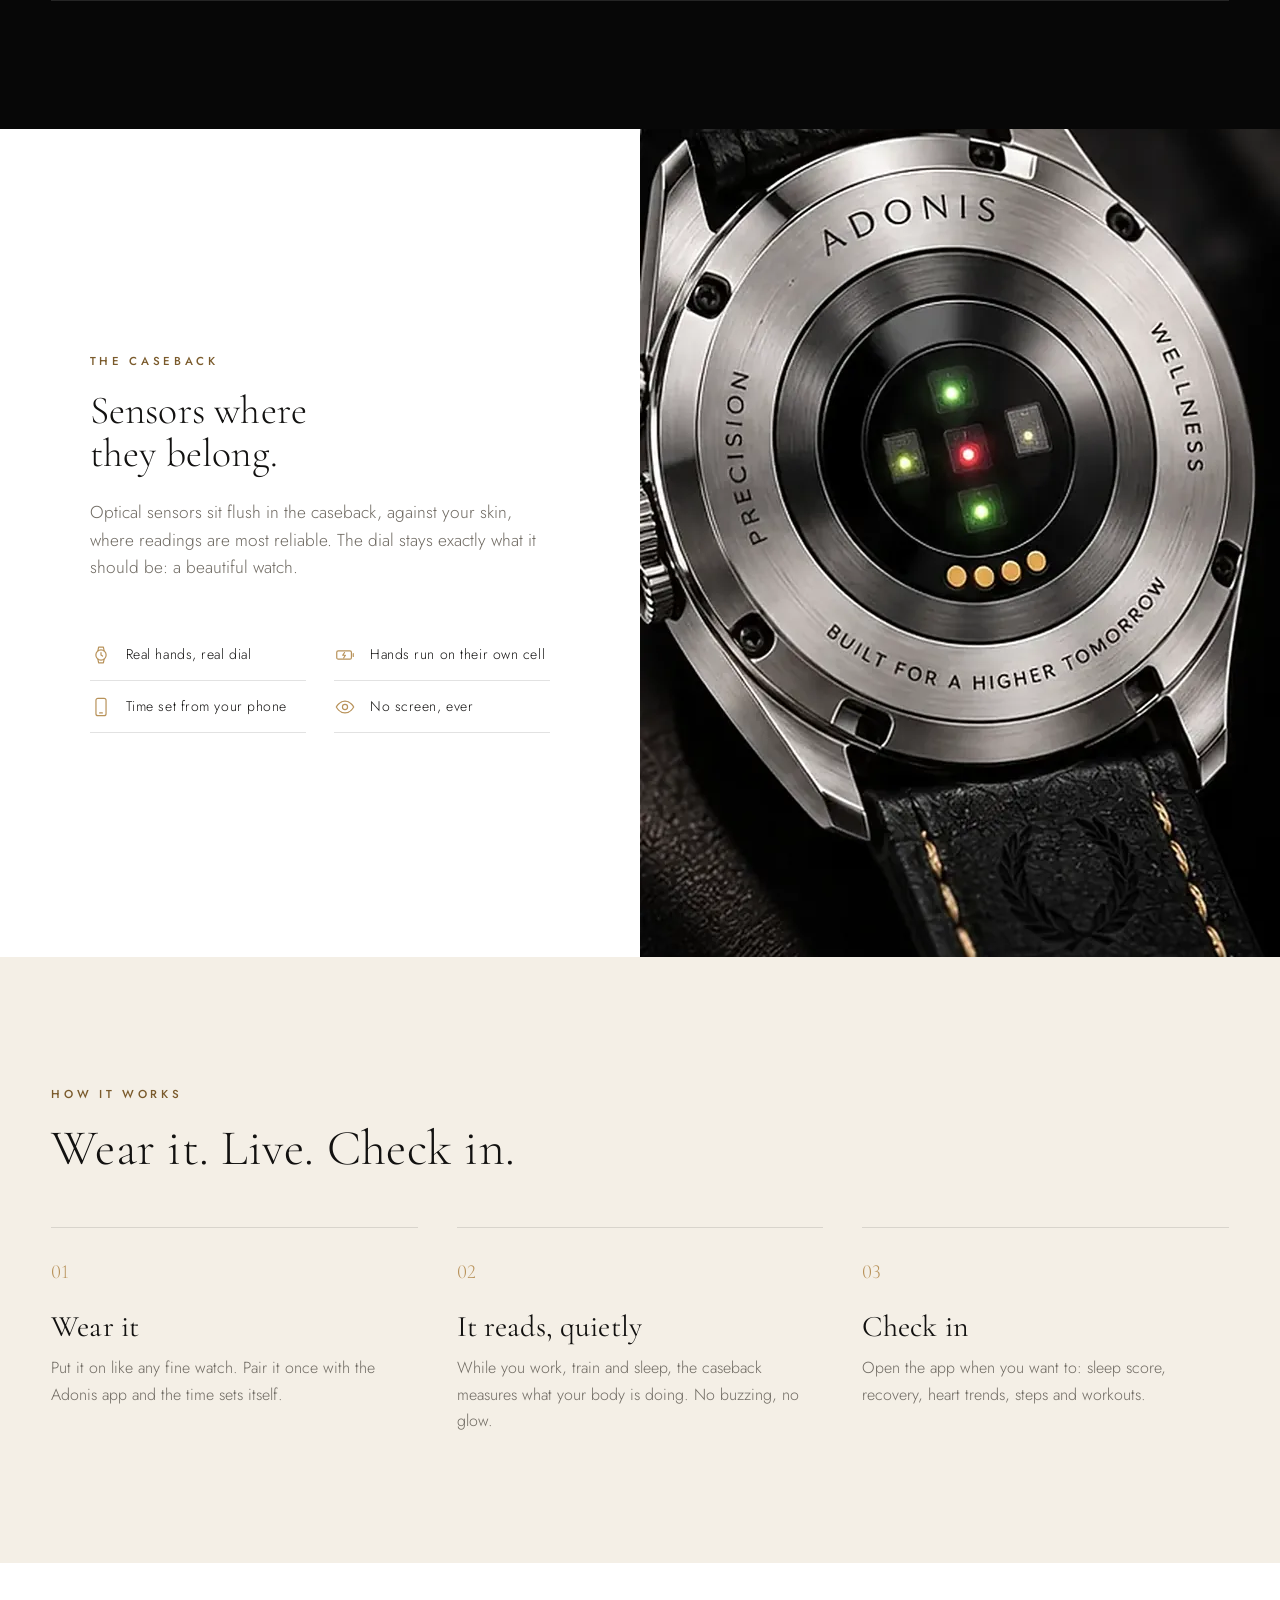
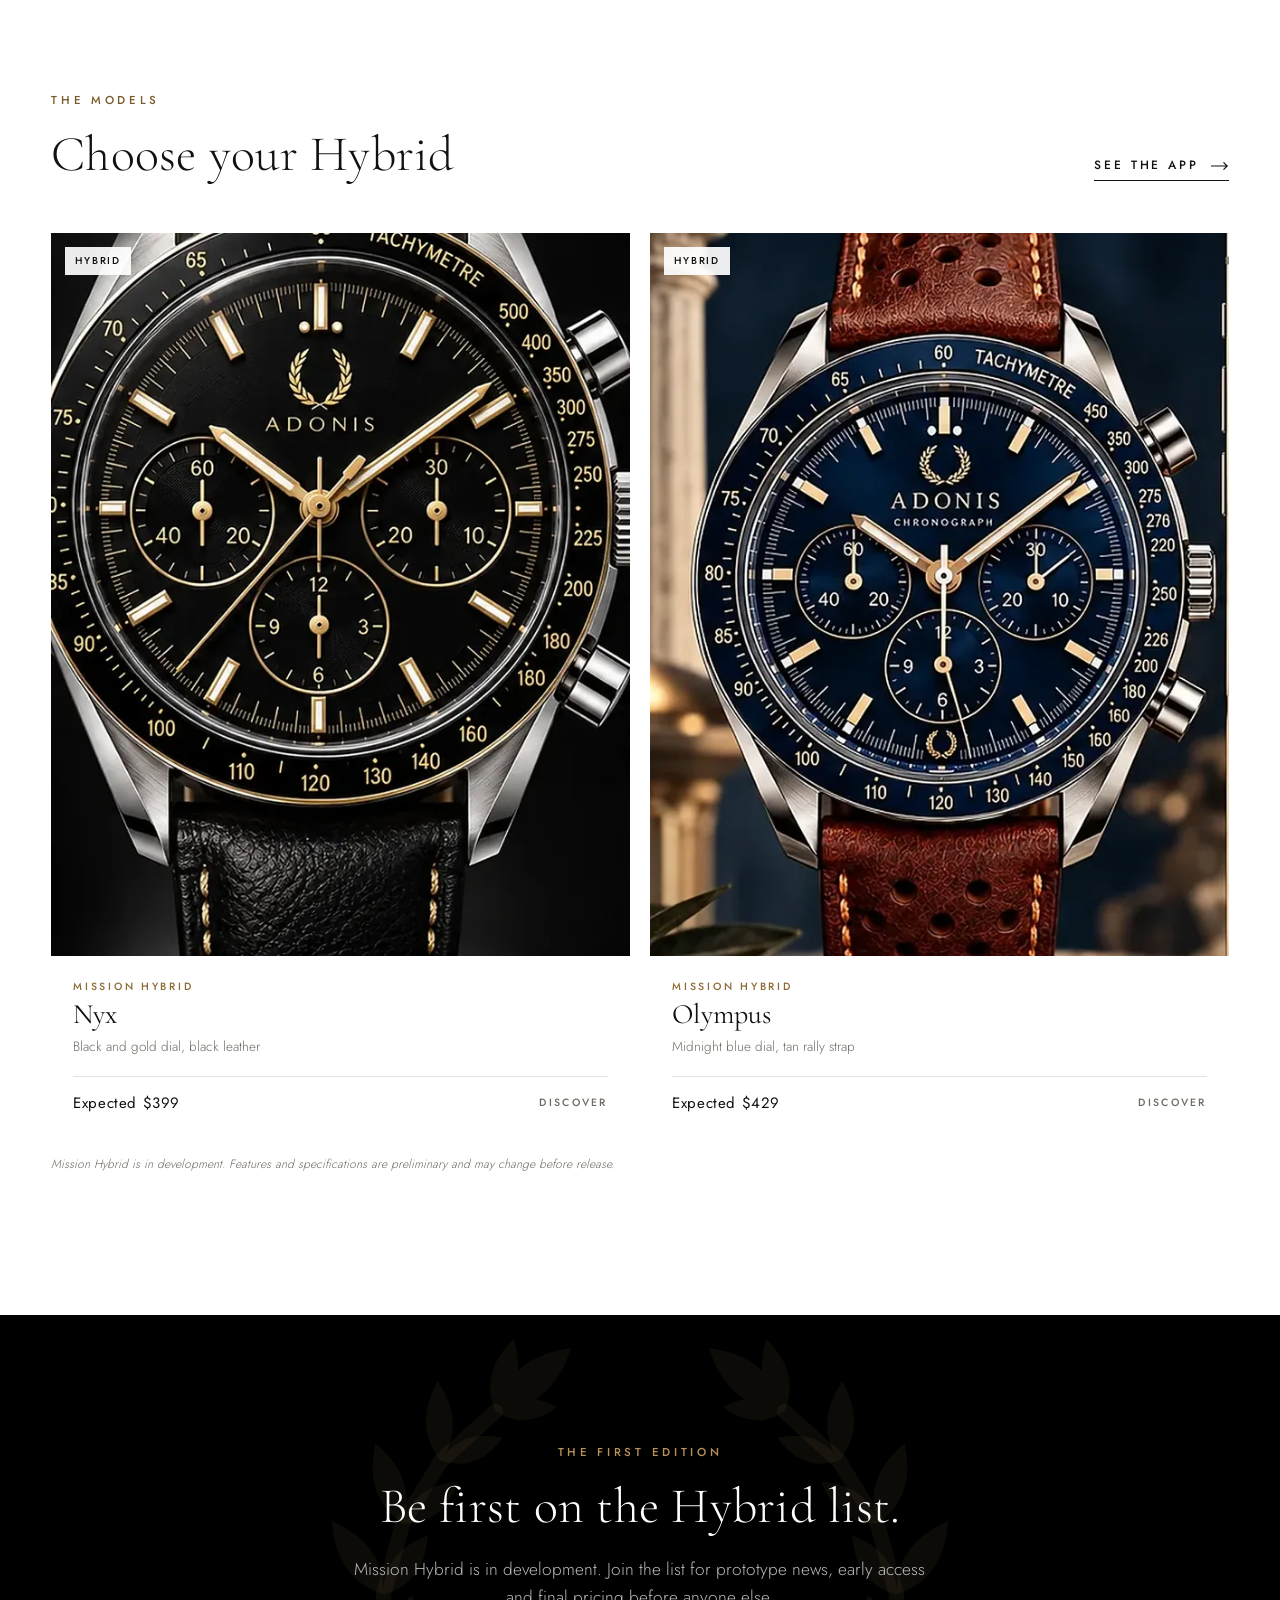
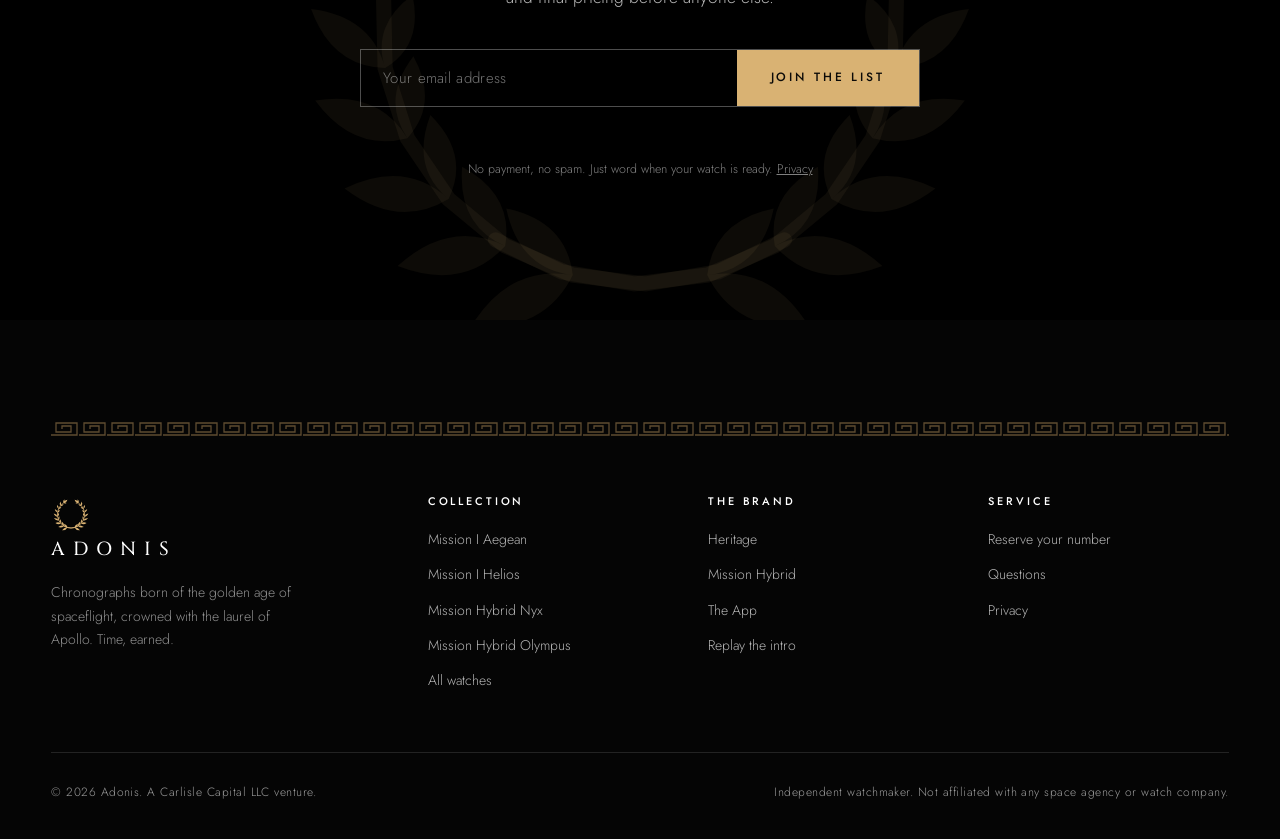
<file: hybrid.html>
<!doctype html>
<html lang="en" class="no-js">
<head>
<meta charset="utf-8">
<meta name="viewport" content="width=device-width,initial-scale=1,viewport-fit=cover">
<title>Mission Hybrid | A chronograph that tracks your health | Adonis</title>
<meta name="description" content="Mission Hybrid by Adonis: a true chronograph with real hands and a sensor caseback that tracks heart rate, HRV, blood oxygen, temperature, sleep and steps. No screen.">
<meta name="theme-color" content="#050505">
<link rel="icon" href="assets/img/favicon.svg" type="image/svg+xml">
<link rel="apple-touch-icon" href="assets/img/apple-touch-icon.png">
<link rel="canonical" href="https://sergiuscommodus.github.io/adonis-watches/hybrid.html">
<meta property="og:type" content="website">
<meta property="og:site_name" content="Adonis">
<meta property="og:title" content="Mission Hybrid | A chronograph that tracks your health | Adonis">
<meta property="og:description" content="Mission Hybrid by Adonis: a true chronograph with real hands and a sensor caseback that tracks heart rate, HRV, blood oxygen, temperature, sleep and steps. No screen.">
<meta property="og:url" content="https://sergiuscommodus.github.io/adonis-watches/hybrid.html">
<meta property="og:image" content="https://sergiuscommodus.github.io/adonis-watches/assets/img/og-adonis.jpg">
<meta property="og:image:width" content="1200">
<meta property="og:image:height" content="800">
<meta property="og:image:alt" content="Adonis chronographs with the laurel wreath">
<meta name="twitter:card" content="summary_large_image">
<script type="application/ld+json">{"@context":"https://schema.org","@type":"Organization","name":"Adonis","url":"https://sergiuscommodus.github.io/adonis-watches/","logo":"https://sergiuscommodus.github.io/adonis-watches/assets/img/apple-touch-icon.png","description":"Chronographs born of the golden age of spaceflight and crowned with the laurel of Apollo."}</script>
<link rel="preload" href="assets/fonts/cormorant-garamond-latin-300-normal.woff2" as="font" type="font/woff2" crossorigin>
<link rel="preload" href="assets/fonts/jost-latin-400-normal.woff2" as="font" type="font/woff2" crossorigin>
<link rel="preload" href="assets/fonts/cinzel-latin-500-normal.woff2" as="font" type="font/woff2" crossorigin>
<link rel="stylesheet" href="assets/css/style.css?v=81ae0e99">
<script>(function(d){d.classList.remove('no-js');d.classList.add('js');try{if(sessionStorage.getItem('adonis-intro')==='1'&&!/[?&]intro/.test(location.search))d.classList.add('no-intro')}catch(e){}})(document.documentElement);</script>
</head>
<body data-header="overlay">
<div id="page">
<a class="skip-link" href="#main">Skip to content</a>
<div class="announce">Mission I &middot; <span class="hide-sm">Numbered </span>first edition of 200 &middot; <a href="reserve.html">Reserve<span class="hide-sm"> your number</span></a></div>
<header class="site-header">
 <div class="hdr-inner">
  <button class="menu-toggle" type="button" aria-label="Open menu" aria-expanded="false" aria-controls="mobile-menu"><span></span><span></span></button>
  <nav class="nav nav-left" aria-label="Primary"><a href="watches.html">Watches</a><a href="hybrid.html" aria-current="page">Mission Hybrid</a><a href="app.html">The App</a><a href="heritage.html">Heritage</a></nav>
  <a class="brand" href="index.html" aria-label="Adonis, home"><svg class="brand-laurel" viewBox="0 0 100 90" aria-hidden="true" focusable="false"><path d="M41.15 78.83Q37.41 86.43 27.73 85.64Q32.80 77.35 41.15 78.83ZM41.15 78.83Q34.07 78.00 32.40 70.05Q40.35 71.75 41.15 78.83ZM32.26 75.00Q26.78 80.98 18.10 77.64Q24.99 71.40 32.26 75.00ZM32.26 75.00Q25.99 72.34 26.59 64.58Q33.43 68.29 32.26 75.00ZM24.81 68.83Q18.18 72.83 11.12 67.44Q19.12 63.57 24.81 68.83ZM24.81 68.83Q19.78 64.70 22.42 57.76Q27.68 62.99 24.81 68.83ZM19.39 60.81Q12.26 62.69 7.26 55.86Q15.61 54.48 19.39 60.81ZM19.39 60.81Q15.90 55.68 20.18 50.04Q23.59 56.24 19.39 60.81ZM16.46 51.59Q9.45 51.39 6.72 43.82Q14.70 44.80 16.46 51.59ZM16.46 51.59Q14.65 45.98 20.06 41.98Q21.51 48.55 16.46 51.59ZM16.25 41.91Q9.92 39.86 9.46 32.25Q16.46 35.27 16.25 41.91ZM16.25 41.91Q16.10 36.33 22.09 34.14Q21.65 40.50 16.25 41.91ZM18.77 32.57Q13.58 29.02 15.18 22.00Q20.73 26.60 18.77 32.57ZM18.77 32.57Q20.12 27.46 26.13 27.07Q24.04 32.72 18.77 32.57ZM23.82 24.31Q20.07 19.73 23.38 13.81Q27.17 19.44 23.82 24.31ZM23.82 24.31Q26.39 20.06 31.93 21.30Q28.54 25.85 23.82 24.31ZM30.99 17.81Q28.82 12.70 33.37 8.25Q35.30 14.31 30.99 17.81ZM30.99 17.81Q34.43 14.66 39.09 17.25Q34.83 20.45 30.99 17.81ZM30.99 17.81Q32.58 10.61 40.95 9.46Q38.36 17.50 30.99 17.81ZM58.85 78.83Q62.59 86.43 72.27 85.64Q67.20 77.35 58.85 78.83ZM58.85 78.83Q65.93 78.00 67.60 70.05Q59.65 71.75 58.85 78.83ZM67.74 75.00Q73.22 80.98 81.90 77.64Q75.01 71.40 67.74 75.00ZM67.74 75.00Q74.01 72.34 73.41 64.58Q66.57 68.29 67.74 75.00ZM75.19 68.83Q81.82 72.83 88.88 67.44Q80.88 63.57 75.19 68.83ZM75.19 68.83Q80.22 64.70 77.58 57.76Q72.32 62.99 75.19 68.83ZM80.61 60.81Q87.74 62.69 92.74 55.86Q84.39 54.48 80.61 60.81ZM80.61 60.81Q84.10 55.68 79.82 50.04Q76.41 56.24 80.61 60.81ZM83.54 51.59Q90.55 51.39 93.28 43.82Q85.30 44.80 83.54 51.59ZM83.54 51.59Q85.35 45.98 79.94 41.98Q78.49 48.55 83.54 51.59ZM83.75 41.91Q90.08 39.86 90.54 32.25Q83.54 35.27 83.75 41.91ZM83.75 41.91Q83.90 36.33 77.91 34.14Q78.35 40.50 83.75 41.91ZM81.23 32.57Q86.42 29.02 84.82 22.00Q79.27 26.60 81.23 32.57ZM81.23 32.57Q79.88 27.46 73.87 27.07Q75.96 32.72 81.23 32.57ZM76.18 24.31Q79.93 19.73 76.62 13.81Q72.83 19.44 76.18 24.31ZM76.18 24.31Q73.61 20.06 68.07 21.30Q71.46 25.85 76.18 24.31ZM69.01 17.81Q71.18 12.70 66.63 8.25Q64.70 14.31 69.01 17.81ZM69.01 17.81Q65.57 14.66 60.91 17.25Q65.17 20.45 69.01 17.81ZM69.01 17.81Q67.42 10.61 59.05 9.46Q61.64 17.50 69.01 17.81Z" fill="currentColor"/><path d="M69.01 74.19 L60.30 78.40 L50.76 79.99 L41.15 78.83 L32.26 75.00 L24.81 68.83 L19.39 60.81 L16.46 51.59 L16.25 41.91 L18.77 32.57 L23.82 24.31 L30.99 17.81" fill="none" stroke="currentColor" stroke-width="2" stroke-linecap="round"/><path d="M30.99 74.19L39.70 78.40L49.24 79.99L58.85 78.83L67.74 75.00L75.19 68.83L80.61 60.81L83.54 51.59L83.75 41.91L81.23 32.57L76.18 24.31L69.01 17.81" fill="none" stroke="currentColor" stroke-width="2" stroke-linecap="round"/></svg><span class="brand-word">ADONIS</span></a>
  <nav class="nav nav-right" aria-label="Secondary"><button class="snd snd-head" type="button" aria-pressed="false"><svg viewBox="0 0 18 18" fill="currentColor" aria-hidden="true"><rect class="bar" x="1" y="4" width="2" height="10"/><rect class="bar" x="5.5" y="2" width="2" height="14"/><rect class="bar" x="10" y="5" width="2" height="8"/><rect class="bar" x="14.5" y="3" width="2" height="12"/></svg><span class="snd-label">Sound</span></button><a href="reserve.html#faq">Questions</a><a class="btn-reserve" href="reserve.html">Reserve</a></nav>
  <div class="mobile-right"><button class="snd snd-head" type="button" aria-pressed="false"><svg viewBox="0 0 18 18" fill="currentColor" aria-hidden="true"><rect class="bar" x="1" y="4" width="2" height="10"/><rect class="bar" x="5.5" y="2" width="2" height="14"/><rect class="bar" x="10" y="5" width="2" height="8"/><rect class="bar" x="14.5" y="3" width="2" height="12"/></svg><span class="snd-label">Sound</span></button><a class="mobile-reserve" href="reserve.html">Reserve</a></div>
 </div>
</header>
<div class="mobile-menu" id="mobile-menu">
 <a class="mm-link" href="watches.html">Watches<span>Collection</span></a><a class="mm-link" href="hybrid.html">Mission Hybrid<span>Health</span></a><a class="mm-link" href="app.html">The App<span>Companion</span></a><a class="mm-link" href="heritage.html">Heritage<span>Our story</span></a>
 <a class="mm-link" href="reserve.html#faq">Questions<span>Help</span></a>
 <a class="btn btn-block" href="reserve.html">Reserve your number</a>
</div>
<main id="main">

<section class="page-hero has-media overlay-hero" aria-labelledby="h-title">
 <div class="ph-media" aria-hidden="false"><img src="assets/img/nyx-watch.webp" width="1074" height="2172" srcset="assets/img/nyx-watch-640.webp 640w, assets/img/nyx-watch.webp 1074w" sizes="(max-width: 760px) 100vw, 50vw" alt="Mission Hybrid Nyx with black dial and gold accents on black leather" loading="eager" fetchpriority="high" decoding="async"></div>
 <div class="wrap">
  <div class="ph-copy">
   <p class="eyebrow">Mission Hybrid</p>
   <h1 class="h1" id="h-title">A true chronograph above. <em class="gold">A health companion below.</em></h1>
   <p class="lede light">Mission Hybrid looks, feels and reads like a classic chronograph. Underneath, a sensor caseback quietly tracks your heart, sleep and recovery, and the hands never ask you to charge them.</p>
   <div class="cta-row"><a class="btn btn-gold" href="reserve.html?model=mission-hybrid-nyx">Join the Hybrid list</a><a class="link-arrow light" href="#tracks">What it tracks<svg viewBox="0 0 18 10" aria-hidden="true" focusable="false"><path d="M0 5h16M12.5 1.3L16.2 5l-3.7 3.7" fill="none" stroke="currentColor" stroke-width="1.2"/></svg></a></div>
  </div>
 </div>
</section>
<section class="section on-dark" id="tracks" aria-labelledby="tr-title">
 <div class="wrap">
  <div class="section-head" data-reveal><div><p class="eyebrow">What it tracks</p><h2 class="h2" id="tr-title">Everything that matters.<br>Nothing that glows.</h2></div></div>
  <div class="feature-grid"><div data-reveal data-reveal-delay="0"><svg viewBox="0 0 24 24" fill="none" stroke="currentColor" stroke-width="1.3" stroke-linecap="round" stroke-linejoin="round" aria-hidden="true" focusable="false"><path d="M12 20s-7.5-4.6-7.5-10.2A4.3 4.3 0 0 1 12 7.3a4.3 4.3 0 0 1 7.5 2.5C19.5 15.4 12 20 12 20z"/></svg><h3>Heart rate</h3><p>Measured continuously through the caseback, day and night, with resting rate and range.</p></div><div data-reveal data-reveal-delay="1"><svg viewBox="0 0 24 24" fill="none" stroke="currentColor" stroke-width="1.3" stroke-linecap="round" stroke-linejoin="round" aria-hidden="true" focusable="false"><path d="M12 3.5s6 6.4 6 10.8a6 6 0 0 1-12 0C6 9.9 12 3.5 12 3.5z"/><path d="M9.2 14.6a2.9 2.9 0 0 0 2.6 2.6"/></svg><h3>Blood oxygen</h3><p>Spot checks and overnight readings, so you can see how well you breathe as you sleep.</p></div><div data-reveal data-reveal-delay="2"><svg viewBox="0 0 24 24" fill="none" stroke="currentColor" stroke-width="1.3" stroke-linecap="round" stroke-linejoin="round" aria-hidden="true" focusable="false"><path d="M2.5 12.5h3.6l2-5.5 3.3 11 3-8.3 1.8 2.8h5.3"/></svg><h3>HRV and recovery</h3><p>Heart rate variability turned into a simple read on how ready you are to train.</p></div><div data-reveal data-reveal-delay="0"><svg viewBox="0 0 24 24" fill="none" stroke="currentColor" stroke-width="1.3" stroke-linecap="round" stroke-linejoin="round" aria-hidden="true" focusable="false"><path d="M19.5 14.6A7.8 7.8 0 1 1 9.4 4.5a6.2 6.2 0 0 0 10.1 10.1z"/></svg><h3>Sleep</h3><p>Duration, stages and a nightly score, without a screen glowing on your wrist.</p></div><div data-reveal data-reveal-delay="1"><svg viewBox="0 0 24 24" fill="none" stroke="currentColor" stroke-width="1.3" stroke-linecap="round" stroke-linejoin="round" aria-hidden="true" focusable="false"><path d="M10 14.2V5a2 2 0 0 1 4 0v9.2a4 4 0 1 1-4 0z"/><path d="M12 10v6.4"/></svg><h3>Skin temperature</h3><p>Small shifts from your baseline, an early hint that something is off.</p></div><div data-reveal data-reveal-delay="2"><svg viewBox="0 0 24 24" fill="none" stroke="currentColor" stroke-width="1.3" stroke-linecap="round" stroke-linejoin="round" aria-hidden="true" focusable="false"><rect x="8" y="3.5" width="8" height="17" rx="2"/><path d="M4.5 9v6M19.5 9v6M2 10.5v3M22 10.5v3"/></svg><h3>Silent alerts</h3><p>A gentle vibration for calls and messages. Glance at your phone only when it matters.</p></div></div>
 </div>
</section>
<section class="split on-white reverse" aria-labelledby="sn-title">
 <div class="split-media" data-reveal="fade"><img src="assets/img/nyx-caseback.webp" width="832" height="1274" srcset="assets/img/nyx-caseback-640.webp 640w, assets/img/nyx-caseback.webp 832w" sizes="(max-width: 760px) 100vw, 50vw" alt="Sensor caseback engraved Precision, Wellness, Built for a higher tomorrow" loading="lazy" decoding="async"></div>
 <div class="split-copy" data-reveal>
  <p class="eyebrow">The caseback</p>
  <h2 class="h2" id="sn-title">Sensors where<br>they belong.</h2>
  <p class="lede">Optical sensors sit flush in the caseback, against your skin, where readings are most reliable. The dial stays exactly what it should be: a beautiful watch.</p>
  <ul class="metric-list">
   <li><svg viewBox="0 0 24 24" fill="none" stroke="currentColor" stroke-width="1.3" stroke-linecap="round" stroke-linejoin="round" aria-hidden="true" focusable="false"><circle cx="12" cy="12" r="5.6"/><path d="M12 9.4V12l1.7 1.2"/><path d="M8.6 7.5l.8-4h5.2l.8 4M8.6 16.5l.8 4h5.2l.8-4"/></svg>Real hands, real dial</li>
   <li><svg viewBox="0 0 24 24" fill="none" stroke="currentColor" stroke-width="1.3" stroke-linecap="round" stroke-linejoin="round" aria-hidden="true" focusable="false"><rect x="3" y="7.5" width="16" height="9" rx="1.6"/><path d="M21 10.5v3"/><path d="M11.5 9.3l-2 3h3l-2 3"/></svg>Hands run on their own cell</li>
   <li><svg viewBox="0 0 24 24" fill="none" stroke="currentColor" stroke-width="1.3" stroke-linecap="round" stroke-linejoin="round" aria-hidden="true" focusable="false"><rect x="6.5" y="2.5" width="11" height="19" rx="2.2"/><path d="M10.5 18.5h3"/></svg>Time set from your phone</li>
   <li><svg viewBox="0 0 24 24" fill="none" stroke="currentColor" stroke-width="1.3" stroke-linecap="round" stroke-linejoin="round" aria-hidden="true" focusable="false"><path d="M2.5 12s3.6-6.5 9.5-6.5 9.5 6.5 9.5 6.5-3.6 6.5-9.5 6.5S2.5 12 2.5 12z"/><circle cx="12" cy="12" r="2.8"/></svg>No screen, ever</li>
  </ul>
 </div>
</section>
<section class="section on-ivory" aria-labelledby="hw-title">
 <div class="wrap">
  <div class="section-head" data-reveal><div><p class="eyebrow">How it works</p><h2 class="h2" id="hw-title">Wear it. Live. Check in.</h2></div></div>
  <div class="steps">
   <div data-reveal><h3>Wear it</h3><p>Put it on like any fine watch. Pair it once with the Adonis app and the time sets itself.</p></div>
   <div data-reveal data-reveal-delay="1"><h3>It reads, quietly</h3><p>While you work, train and sleep, the caseback measures what your body is doing. No buzzing, no glow.</p></div>
   <div data-reveal data-reveal-delay="2"><h3>Check in</h3><p>Open the app when you want to: sleep score, recovery, heart trends, steps and workouts.</p></div>
  </div>
 </div>
</section>
<section class="section on-white" aria-labelledby="hm-title">
 <div class="wrap">
  <div class="section-head" data-reveal><div><p class="eyebrow">The models</p><h2 class="h2" id="hm-title">Choose your Hybrid</h2></div><a class="link-arrow" href="app.html">See the app<svg viewBox="0 0 18 10" aria-hidden="true" focusable="false"><path d="M0 5h16M12.5 1.3L16.2 5l-3.7 3.7" fill="none" stroke="currentColor" stroke-width="1.2"/></svg></a></div>
  <div class="grid-cards" style="grid-template-columns:repeat(2,1fr)"><a class="card" href="watches/mission-hybrid-nyx.html" data-line="mission-hybrid" data-reveal data-reveal-delay="0">
 <div class="card-media"><span class="card-badge">Hybrid</span><img src="assets/img/nyx-watch.webp" width="1074" height="2172" srcset="assets/img/nyx-watch-640.webp 640w, assets/img/nyx-watch.webp 1074w" sizes="(max-width: 760px) 100vw, 50vw" alt="Mission Hybrid Nyx" loading="lazy" decoding="async"><img class="alt" src="assets/img/nyx-caseback.webp" width="832" height="1274" srcset="assets/img/nyx-caseback-640.webp 640w, assets/img/nyx-caseback.webp 832w" sizes="(max-width: 760px) 100vw, 50vw" alt="" loading="lazy" decoding="async"></div>
 <div class="card-body">
  <p class="card-col">Mission Hybrid</p>
  <h3>Nyx</h3>
  <p class="card-desc">Black and gold dial, black leather</p>
  <div class="card-foot"><span class="card-price">Expected $399</span><span class="card-cta">Discover</span></div>
 </div>
</a><a class="card" href="watches/mission-hybrid-olympus.html" data-line="mission-hybrid" data-reveal data-reveal-delay="1">
 <div class="card-media"><span class="card-badge">Hybrid</span><img src="assets/img/olympus-watch.webp" width="966" height="1538" srcset="assets/img/olympus-watch-640.webp 640w, assets/img/olympus-watch.webp 966w" sizes="(max-width: 760px) 100vw, 50vw" alt="Mission Hybrid Olympus" loading="lazy" decoding="async"><img class="alt" src="assets/img/app-home.webp" width="376" height="920" alt="" loading="lazy" decoding="async"></div>
 <div class="card-body">
  <p class="card-col">Mission Hybrid</p>
  <h3>Olympus</h3>
  <p class="card-desc">Midnight blue dial, tan rally strap</p>
  <div class="card-foot"><span class="card-price">Expected $429</span><span class="card-cta">Discover</span></div>
 </div>
</a></div>
  <p class="prelim">Mission Hybrid is in development. Features and specifications are preliminary and may change before release.</p>
 </div>
</section>
<section class="section reserve-band" aria-labelledby="rb-title">
 <svg class="laurel-bg" viewBox="0 0 100 90" aria-hidden="true" focusable="false"><path d="M41.15 78.83Q37.41 86.43 27.73 85.64Q32.80 77.35 41.15 78.83ZM41.15 78.83Q34.07 78.00 32.40 70.05Q40.35 71.75 41.15 78.83ZM32.26 75.00Q26.78 80.98 18.10 77.64Q24.99 71.40 32.26 75.00ZM32.26 75.00Q25.99 72.34 26.59 64.58Q33.43 68.29 32.26 75.00ZM24.81 68.83Q18.18 72.83 11.12 67.44Q19.12 63.57 24.81 68.83ZM24.81 68.83Q19.78 64.70 22.42 57.76Q27.68 62.99 24.81 68.83ZM19.39 60.81Q12.26 62.69 7.26 55.86Q15.61 54.48 19.39 60.81ZM19.39 60.81Q15.90 55.68 20.18 50.04Q23.59 56.24 19.39 60.81ZM16.46 51.59Q9.45 51.39 6.72 43.82Q14.70 44.80 16.46 51.59ZM16.46 51.59Q14.65 45.98 20.06 41.98Q21.51 48.55 16.46 51.59ZM16.25 41.91Q9.92 39.86 9.46 32.25Q16.46 35.27 16.25 41.91ZM16.25 41.91Q16.10 36.33 22.09 34.14Q21.65 40.50 16.25 41.91ZM18.77 32.57Q13.58 29.02 15.18 22.00Q20.73 26.60 18.77 32.57ZM18.77 32.57Q20.12 27.46 26.13 27.07Q24.04 32.72 18.77 32.57ZM23.82 24.31Q20.07 19.73 23.38 13.81Q27.17 19.44 23.82 24.31ZM23.82 24.31Q26.39 20.06 31.93 21.30Q28.54 25.85 23.82 24.31ZM30.99 17.81Q28.82 12.70 33.37 8.25Q35.30 14.31 30.99 17.81ZM30.99 17.81Q34.43 14.66 39.09 17.25Q34.83 20.45 30.99 17.81ZM30.99 17.81Q32.58 10.61 40.95 9.46Q38.36 17.50 30.99 17.81ZM58.85 78.83Q62.59 86.43 72.27 85.64Q67.20 77.35 58.85 78.83ZM58.85 78.83Q65.93 78.00 67.60 70.05Q59.65 71.75 58.85 78.83ZM67.74 75.00Q73.22 80.98 81.90 77.64Q75.01 71.40 67.74 75.00ZM67.74 75.00Q74.01 72.34 73.41 64.58Q66.57 68.29 67.74 75.00ZM75.19 68.83Q81.82 72.83 88.88 67.44Q80.88 63.57 75.19 68.83ZM75.19 68.83Q80.22 64.70 77.58 57.76Q72.32 62.99 75.19 68.83ZM80.61 60.81Q87.74 62.69 92.74 55.86Q84.39 54.48 80.61 60.81ZM80.61 60.81Q84.10 55.68 79.82 50.04Q76.41 56.24 80.61 60.81ZM83.54 51.59Q90.55 51.39 93.28 43.82Q85.30 44.80 83.54 51.59ZM83.54 51.59Q85.35 45.98 79.94 41.98Q78.49 48.55 83.54 51.59ZM83.75 41.91Q90.08 39.86 90.54 32.25Q83.54 35.27 83.75 41.91ZM83.75 41.91Q83.90 36.33 77.91 34.14Q78.35 40.50 83.75 41.91ZM81.23 32.57Q86.42 29.02 84.82 22.00Q79.27 26.60 81.23 32.57ZM81.23 32.57Q79.88 27.46 73.87 27.07Q75.96 32.72 81.23 32.57ZM76.18 24.31Q79.93 19.73 76.62 13.81Q72.83 19.44 76.18 24.31ZM76.18 24.31Q73.61 20.06 68.07 21.30Q71.46 25.85 76.18 24.31ZM69.01 17.81Q71.18 12.70 66.63 8.25Q64.70 14.31 69.01 17.81ZM69.01 17.81Q65.57 14.66 60.91 17.25Q65.17 20.45 69.01 17.81ZM69.01 17.81Q67.42 10.61 59.05 9.46Q61.64 17.50 69.01 17.81Z" fill="currentColor"/><path d="M69.01 74.19 L60.30 78.40 L50.76 79.99 L41.15 78.83 L32.26 75.00 L24.81 68.83 L19.39 60.81 L16.46 51.59 L16.25 41.91 L18.77 32.57 L23.82 24.31 L30.99 17.81" fill="none" stroke="currentColor" stroke-width="2" stroke-linecap="round"/><path d="M30.99 74.19L39.70 78.40L49.24 79.99L58.85 78.83L67.74 75.00L75.19 68.83L80.61 60.81L83.54 51.59L83.75 41.91L81.23 32.57L76.18 24.31L69.01 17.81" fill="none" stroke="currentColor" stroke-width="2" stroke-linecap="round"/></svg>
 <div class="wrap-narrow" data-reveal>
  <p class="eyebrow">The first edition</p>
  <h2 class="h2" id="rb-title">Be first on the Hybrid list.</h2>
  <p class="lede light" style="margin:22px auto 0">Mission Hybrid is in development. Join the list for prototype news, early access and final pricing before anyone else.</p>
  <form class="inline-form" data-adonis-form="newsletter" data-success="Thank you. You are on the Adonis list.">
   <label class="sr-only" for="nl-email">Email address</label>
   <input id="nl-email" type="email" name="email" placeholder="Your email address" autocomplete="email" required>
   <div class="hp" aria-hidden="true"><input type="text" name="_gotcha" tabindex="-1" autocomplete="off" aria-label="Leave this field empty"></div>
   <button class="btn btn-gold" type="submit">Join the list</button>
  </form>
  <p class="form-msg" role="status" aria-live="polite"></p>
  <p class="form-note">No payment, no spam. Just word when your watch is ready. <a href="privacy.html" style="text-decoration:underline">Privacy</a></p>
 </div>
</section>
</main>
<footer class="site-footer">
 <div class="wrap">
  <div class="meander-rule" aria-hidden="true"></div>
  <div class="ft-top">
   <div class="ft-brand">
    <a class="brand" href="index.html" aria-label="Adonis, home"><svg class="brand-laurel" viewBox="0 0 100 90" aria-hidden="true" focusable="false"><path d="M41.15 78.83Q37.41 86.43 27.73 85.64Q32.80 77.35 41.15 78.83ZM41.15 78.83Q34.07 78.00 32.40 70.05Q40.35 71.75 41.15 78.83ZM32.26 75.00Q26.78 80.98 18.10 77.64Q24.99 71.40 32.26 75.00ZM32.26 75.00Q25.99 72.34 26.59 64.58Q33.43 68.29 32.26 75.00ZM24.81 68.83Q18.18 72.83 11.12 67.44Q19.12 63.57 24.81 68.83ZM24.81 68.83Q19.78 64.70 22.42 57.76Q27.68 62.99 24.81 68.83ZM19.39 60.81Q12.26 62.69 7.26 55.86Q15.61 54.48 19.39 60.81ZM19.39 60.81Q15.90 55.68 20.18 50.04Q23.59 56.24 19.39 60.81ZM16.46 51.59Q9.45 51.39 6.72 43.82Q14.70 44.80 16.46 51.59ZM16.46 51.59Q14.65 45.98 20.06 41.98Q21.51 48.55 16.46 51.59ZM16.25 41.91Q9.92 39.86 9.46 32.25Q16.46 35.27 16.25 41.91ZM16.25 41.91Q16.10 36.33 22.09 34.14Q21.65 40.50 16.25 41.91ZM18.77 32.57Q13.58 29.02 15.18 22.00Q20.73 26.60 18.77 32.57ZM18.77 32.57Q20.12 27.46 26.13 27.07Q24.04 32.72 18.77 32.57ZM23.82 24.31Q20.07 19.73 23.38 13.81Q27.17 19.44 23.82 24.31ZM23.82 24.31Q26.39 20.06 31.93 21.30Q28.54 25.85 23.82 24.31ZM30.99 17.81Q28.82 12.70 33.37 8.25Q35.30 14.31 30.99 17.81ZM30.99 17.81Q34.43 14.66 39.09 17.25Q34.83 20.45 30.99 17.81ZM30.99 17.81Q32.58 10.61 40.95 9.46Q38.36 17.50 30.99 17.81ZM58.85 78.83Q62.59 86.43 72.27 85.64Q67.20 77.35 58.85 78.83ZM58.85 78.83Q65.93 78.00 67.60 70.05Q59.65 71.75 58.85 78.83ZM67.74 75.00Q73.22 80.98 81.90 77.64Q75.01 71.40 67.74 75.00ZM67.74 75.00Q74.01 72.34 73.41 64.58Q66.57 68.29 67.74 75.00ZM75.19 68.83Q81.82 72.83 88.88 67.44Q80.88 63.57 75.19 68.83ZM75.19 68.83Q80.22 64.70 77.58 57.76Q72.32 62.99 75.19 68.83ZM80.61 60.81Q87.74 62.69 92.74 55.86Q84.39 54.48 80.61 60.81ZM80.61 60.81Q84.10 55.68 79.82 50.04Q76.41 56.24 80.61 60.81ZM83.54 51.59Q90.55 51.39 93.28 43.82Q85.30 44.80 83.54 51.59ZM83.54 51.59Q85.35 45.98 79.94 41.98Q78.49 48.55 83.54 51.59ZM83.75 41.91Q90.08 39.86 90.54 32.25Q83.54 35.27 83.75 41.91ZM83.75 41.91Q83.90 36.33 77.91 34.14Q78.35 40.50 83.75 41.91ZM81.23 32.57Q86.42 29.02 84.82 22.00Q79.27 26.60 81.23 32.57ZM81.23 32.57Q79.88 27.46 73.87 27.07Q75.96 32.72 81.23 32.57ZM76.18 24.31Q79.93 19.73 76.62 13.81Q72.83 19.44 76.18 24.31ZM76.18 24.31Q73.61 20.06 68.07 21.30Q71.46 25.85 76.18 24.31ZM69.01 17.81Q71.18 12.70 66.63 8.25Q64.70 14.31 69.01 17.81ZM69.01 17.81Q65.57 14.66 60.91 17.25Q65.17 20.45 69.01 17.81ZM69.01 17.81Q67.42 10.61 59.05 9.46Q61.64 17.50 69.01 17.81Z" fill="currentColor"/><path d="M69.01 74.19 L60.30 78.40 L50.76 79.99 L41.15 78.83 L32.26 75.00 L24.81 68.83 L19.39 60.81 L16.46 51.59 L16.25 41.91 L18.77 32.57 L23.82 24.31 L30.99 17.81" fill="none" stroke="currentColor" stroke-width="2" stroke-linecap="round"/><path d="M30.99 74.19L39.70 78.40L49.24 79.99L58.85 78.83L67.74 75.00L75.19 68.83L80.61 60.81L83.54 51.59L83.75 41.91L81.23 32.57L76.18 24.31L69.01 17.81" fill="none" stroke="currentColor" stroke-width="2" stroke-linecap="round"/></svg><span class="brand-word">ADONIS</span></a>
    <p>Chronographs born of the golden age of spaceflight, crowned with the laurel of Apollo. Time, earned.</p>
    <div class="socials">
     <a data-social="instagram" href="#" aria-label="Adonis on Instagram" rel="noopener"><svg viewBox="0 0 24 24" fill="none" stroke="currentColor" stroke-width="1.3" stroke-linecap="round" stroke-linejoin="round" aria-hidden="true" focusable="false"><rect x="3.5" y="3.5" width="17" height="17" rx="4.5"/><circle cx="12" cy="12" r="4"/><circle cx="17.2" cy="6.8" r=".6" fill="currentColor"/></svg></a>
     <a data-social="tiktok" href="#" aria-label="Adonis on TikTok" rel="noopener"><svg viewBox="0 0 24 24" fill="none" stroke="currentColor" stroke-width="1.3" stroke-linecap="round" stroke-linejoin="round" aria-hidden="true" focusable="false"><path d="M14 3.5v11.2a3.8 3.8 0 1 1-3.8-3.8"/><path d="M14 3.5c.4 2.6 2.2 4.4 5 4.6"/></svg></a>
    </div>
   </div>
   <div><h2>Collection</h2><ul><li><a href="watches/mission-i-aegean.html">Mission I Aegean</a></li><li><a href="watches/mission-i-helios.html">Mission I Helios</a></li><li><a href="watches/mission-hybrid-nyx.html">Mission Hybrid Nyx</a></li><li><a href="watches/mission-hybrid-olympus.html">Mission Hybrid Olympus</a></li><li><a href="watches.html">All watches</a></li></ul></div>
   <div><h2>The brand</h2><ul><li><a href="heritage.html">Heritage</a></li><li><a href="hybrid.html">Mission Hybrid</a></li><li><a href="app.html">The App</a></li><li><a href="index.html?intro" data-replay-intro>Replay the intro</a></li></ul></div>
   <div><h2>Service</h2><ul><li><a href="reserve.html">Reserve your number</a></li><li><a href="reserve.html#faq">Questions</a></li><li><a href="privacy.html">Privacy</a></li></ul></div>
  </div>
  <div class="ft-bottom">
   <span>&copy; <span data-year>2026</span> Adonis. A Carlisle Capital LLC venture.</span>
   <span>Independent watchmaker. Not affiliated with any space agency or watch company.</span>
  </div>
 </div>
</footer>
</div>
<script src="assets/js/audio.js?v=20c00909"></script>
<script src="assets/js/config.js?v=08b96ac7"></script>
<script src="assets/js/main.js?v=28fbf96b" defer></script>
</body>
</html>
</file>
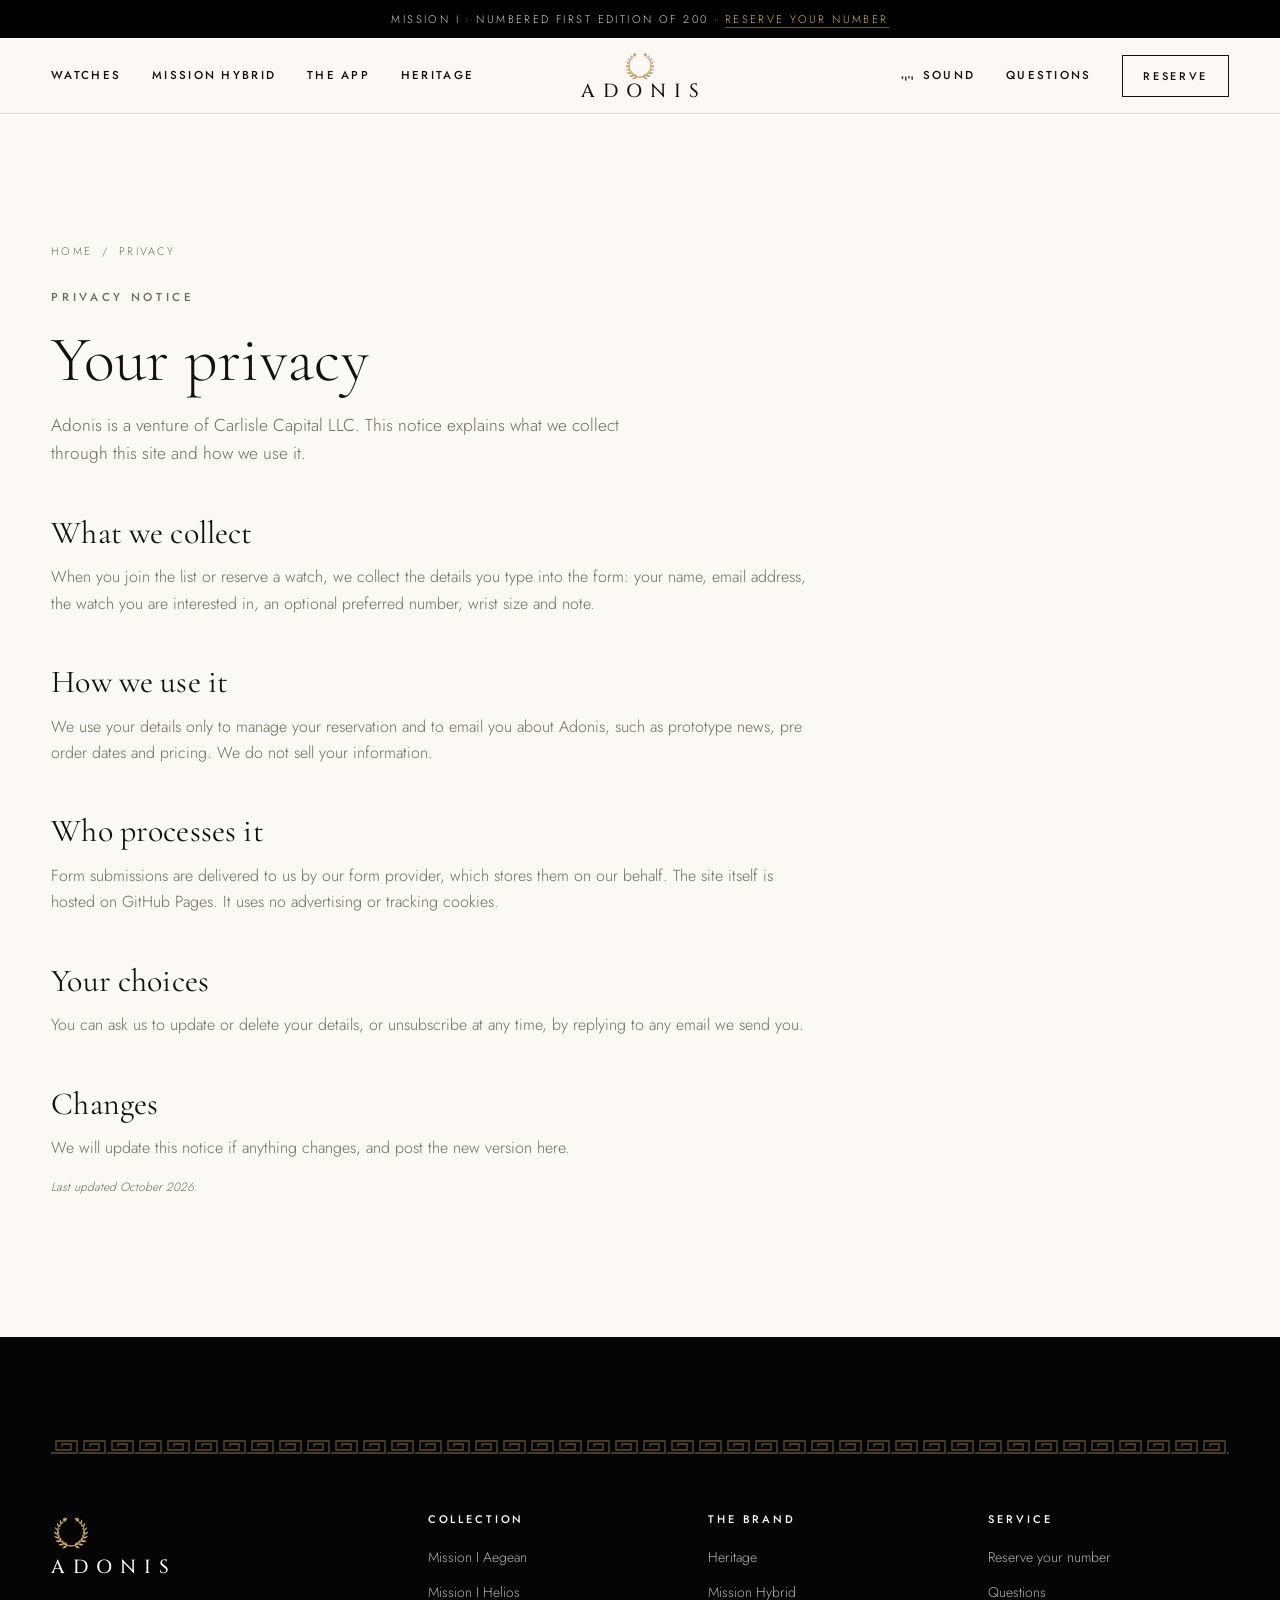
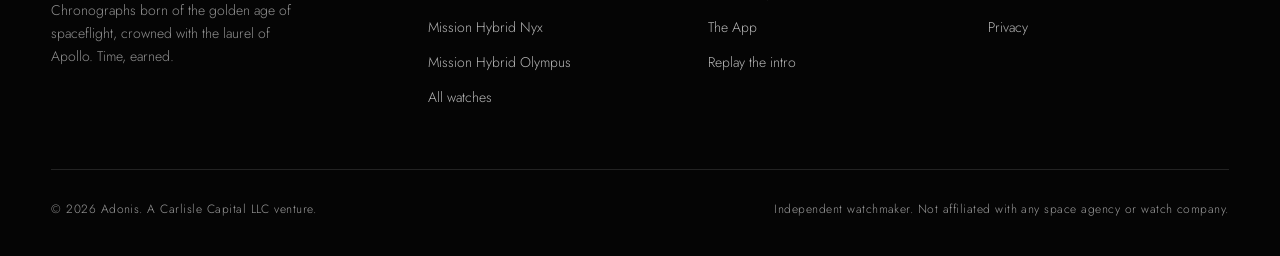
<file: privacy.html>
<!doctype html>
<html lang="en" class="no-js">
<head>
<meta charset="utf-8">
<meta name="viewport" content="width=device-width,initial-scale=1,viewport-fit=cover">
<title>Privacy | Adonis</title>
<meta name="description" content="How Adonis collects and uses the details you share when you join the list or reserve a watch.">
<meta name="theme-color" content="#050505">
<link rel="icon" href="assets/img/favicon.svg" type="image/svg+xml">
<link rel="apple-touch-icon" href="assets/img/apple-touch-icon.png">
<link rel="canonical" href="https://sergiuscommodus.github.io/adonis-watches/privacy.html">
<meta property="og:type" content="website">
<meta property="og:site_name" content="Adonis">
<meta property="og:title" content="Privacy | Adonis">
<meta property="og:description" content="How Adonis collects and uses the details you share when you join the list or reserve a watch.">
<meta property="og:url" content="https://sergiuscommodus.github.io/adonis-watches/privacy.html">
<meta property="og:image" content="https://sergiuscommodus.github.io/adonis-watches/assets/img/og-adonis.jpg">
<meta property="og:image:width" content="1200">
<meta property="og:image:height" content="800">
<meta property="og:image:alt" content="Adonis chronographs with the laurel wreath">
<meta name="twitter:card" content="summary_large_image">
<script type="application/ld+json">{"@context":"https://schema.org","@type":"Organization","name":"Adonis","url":"https://sergiuscommodus.github.io/adonis-watches/","logo":"https://sergiuscommodus.github.io/adonis-watches/assets/img/apple-touch-icon.png","description":"Chronographs born of the golden age of spaceflight and crowned with the laurel of Apollo."}</script>
<link rel="preload" href="assets/fonts/cormorant-garamond-latin-300-normal.woff2" as="font" type="font/woff2" crossorigin>
<link rel="preload" href="assets/fonts/jost-latin-400-normal.woff2" as="font" type="font/woff2" crossorigin>
<link rel="preload" href="assets/fonts/cinzel-latin-500-normal.woff2" as="font" type="font/woff2" crossorigin>
<link rel="stylesheet" href="assets/css/style.css?v=81ae0e99">
<script>(function(d){d.classList.remove('no-js');d.classList.add('js');try{if(sessionStorage.getItem('adonis-intro')==='1'&&!/[?&]intro/.test(location.search))d.classList.add('no-intro')}catch(e){}})(document.documentElement);</script>
</head>
<body data-header="solid">
<div id="page">
<a class="skip-link" href="#main">Skip to content</a>
<div class="announce">Mission I &middot; <span class="hide-sm">Numbered </span>first edition of 200 &middot; <a href="reserve.html">Reserve<span class="hide-sm"> your number</span></a></div>
<header class="site-header">
 <div class="hdr-inner">
  <button class="menu-toggle" type="button" aria-label="Open menu" aria-expanded="false" aria-controls="mobile-menu"><span></span><span></span></button>
  <nav class="nav nav-left" aria-label="Primary"><a href="watches.html">Watches</a><a href="hybrid.html">Mission Hybrid</a><a href="app.html">The App</a><a href="heritage.html">Heritage</a></nav>
  <a class="brand" href="index.html" aria-label="Adonis, home"><svg class="brand-laurel" viewBox="0 0 100 90" aria-hidden="true" focusable="false"><path d="M41.15 78.83Q37.41 86.43 27.73 85.64Q32.80 77.35 41.15 78.83ZM41.15 78.83Q34.07 78.00 32.40 70.05Q40.35 71.75 41.15 78.83ZM32.26 75.00Q26.78 80.98 18.10 77.64Q24.99 71.40 32.26 75.00ZM32.26 75.00Q25.99 72.34 26.59 64.58Q33.43 68.29 32.26 75.00ZM24.81 68.83Q18.18 72.83 11.12 67.44Q19.12 63.57 24.81 68.83ZM24.81 68.83Q19.78 64.70 22.42 57.76Q27.68 62.99 24.81 68.83ZM19.39 60.81Q12.26 62.69 7.26 55.86Q15.61 54.48 19.39 60.81ZM19.39 60.81Q15.90 55.68 20.18 50.04Q23.59 56.24 19.39 60.81ZM16.46 51.59Q9.45 51.39 6.72 43.82Q14.70 44.80 16.46 51.59ZM16.46 51.59Q14.65 45.98 20.06 41.98Q21.51 48.55 16.46 51.59ZM16.25 41.91Q9.92 39.86 9.46 32.25Q16.46 35.27 16.25 41.91ZM16.25 41.91Q16.10 36.33 22.09 34.14Q21.65 40.50 16.25 41.91ZM18.77 32.57Q13.58 29.02 15.18 22.00Q20.73 26.60 18.77 32.57ZM18.77 32.57Q20.12 27.46 26.13 27.07Q24.04 32.72 18.77 32.57ZM23.82 24.31Q20.07 19.73 23.38 13.81Q27.17 19.44 23.82 24.31ZM23.82 24.31Q26.39 20.06 31.93 21.30Q28.54 25.85 23.82 24.31ZM30.99 17.81Q28.82 12.70 33.37 8.25Q35.30 14.31 30.99 17.81ZM30.99 17.81Q34.43 14.66 39.09 17.25Q34.83 20.45 30.99 17.81ZM30.99 17.81Q32.58 10.61 40.95 9.46Q38.36 17.50 30.99 17.81ZM58.85 78.83Q62.59 86.43 72.27 85.64Q67.20 77.35 58.85 78.83ZM58.85 78.83Q65.93 78.00 67.60 70.05Q59.65 71.75 58.85 78.83ZM67.74 75.00Q73.22 80.98 81.90 77.64Q75.01 71.40 67.74 75.00ZM67.74 75.00Q74.01 72.34 73.41 64.58Q66.57 68.29 67.74 75.00ZM75.19 68.83Q81.82 72.83 88.88 67.44Q80.88 63.57 75.19 68.83ZM75.19 68.83Q80.22 64.70 77.58 57.76Q72.32 62.99 75.19 68.83ZM80.61 60.81Q87.74 62.69 92.74 55.86Q84.39 54.48 80.61 60.81ZM80.61 60.81Q84.10 55.68 79.82 50.04Q76.41 56.24 80.61 60.81ZM83.54 51.59Q90.55 51.39 93.28 43.82Q85.30 44.80 83.54 51.59ZM83.54 51.59Q85.35 45.98 79.94 41.98Q78.49 48.55 83.54 51.59ZM83.75 41.91Q90.08 39.86 90.54 32.25Q83.54 35.27 83.75 41.91ZM83.75 41.91Q83.90 36.33 77.91 34.14Q78.35 40.50 83.75 41.91ZM81.23 32.57Q86.42 29.02 84.82 22.00Q79.27 26.60 81.23 32.57ZM81.23 32.57Q79.88 27.46 73.87 27.07Q75.96 32.72 81.23 32.57ZM76.18 24.31Q79.93 19.73 76.62 13.81Q72.83 19.44 76.18 24.31ZM76.18 24.31Q73.61 20.06 68.07 21.30Q71.46 25.85 76.18 24.31ZM69.01 17.81Q71.18 12.70 66.63 8.25Q64.70 14.31 69.01 17.81ZM69.01 17.81Q65.57 14.66 60.91 17.25Q65.17 20.45 69.01 17.81ZM69.01 17.81Q67.42 10.61 59.05 9.46Q61.64 17.50 69.01 17.81Z" fill="currentColor"/><path d="M69.01 74.19 L60.30 78.40 L50.76 79.99 L41.15 78.83 L32.26 75.00 L24.81 68.83 L19.39 60.81 L16.46 51.59 L16.25 41.91 L18.77 32.57 L23.82 24.31 L30.99 17.81" fill="none" stroke="currentColor" stroke-width="2" stroke-linecap="round"/><path d="M30.99 74.19L39.70 78.40L49.24 79.99L58.85 78.83L67.74 75.00L75.19 68.83L80.61 60.81L83.54 51.59L83.75 41.91L81.23 32.57L76.18 24.31L69.01 17.81" fill="none" stroke="currentColor" stroke-width="2" stroke-linecap="round"/></svg><span class="brand-word">ADONIS</span></a>
  <nav class="nav nav-right" aria-label="Secondary"><button class="snd snd-head" type="button" aria-pressed="false"><svg viewBox="0 0 18 18" fill="currentColor" aria-hidden="true"><rect class="bar" x="1" y="4" width="2" height="10"/><rect class="bar" x="5.5" y="2" width="2" height="14"/><rect class="bar" x="10" y="5" width="2" height="8"/><rect class="bar" x="14.5" y="3" width="2" height="12"/></svg><span class="snd-label">Sound</span></button><a href="reserve.html#faq">Questions</a><a class="btn-reserve" href="reserve.html">Reserve</a></nav>
  <div class="mobile-right"><button class="snd snd-head" type="button" aria-pressed="false"><svg viewBox="0 0 18 18" fill="currentColor" aria-hidden="true"><rect class="bar" x="1" y="4" width="2" height="10"/><rect class="bar" x="5.5" y="2" width="2" height="14"/><rect class="bar" x="10" y="5" width="2" height="8"/><rect class="bar" x="14.5" y="3" width="2" height="12"/></svg><span class="snd-label">Sound</span></button><a class="mobile-reserve" href="reserve.html">Reserve</a></div>
 </div>
</header>
<div class="mobile-menu" id="mobile-menu">
 <a class="mm-link" href="watches.html">Watches<span>Collection</span></a><a class="mm-link" href="hybrid.html">Mission Hybrid<span>Health</span></a><a class="mm-link" href="app.html">The App<span>Companion</span></a><a class="mm-link" href="heritage.html">Heritage<span>Our story</span></a>
 <a class="mm-link" href="reserve.html#faq">Questions<span>Help</span></a>
 <a class="btn btn-block" href="reserve.html">Reserve your number</a>
</div>
<main id="main">

<section class="section"><div class="wrap">
 <nav class="breadcrumb" aria-label="Breadcrumb"><a href="index.html">Home</a><span>/</span><span>Privacy</span></nav>
 <div class="prose">
  <p class="eyebrow">Privacy notice</p>
  <h1 class="h1">Your privacy</h1>
  <p class="lede" style="margin-top:18px">Adonis is a venture of Carlisle Capital LLC. This notice explains what we collect through this site and how we use it.</p>
  <h2>What we collect</h2>
  <p>When you join the list or reserve a watch, we collect the details you type into the form: your name, email address, the watch you are interested in, an optional preferred number, wrist size and note.</p>
  <h2>How we use it</h2>
  <p>We use your details only to manage your reservation and to email you about Adonis, such as prototype news, pre order dates and pricing. We do not sell your information.</p>
  <h2>Who processes it</h2>
  <p>Form submissions are delivered to us by our form provider, which stores them on our behalf. The site itself is hosted on GitHub Pages. It uses no advertising or tracking cookies.</p>
  <h2>Your choices</h2>
  <p>You can ask us to update or delete your details, or unsubscribe at any time, by replying to any email we send you.</p>
  <h2>Changes</h2>
  <p>We will update this notice if anything changes, and post the new version here.</p>
  <p class="prelim">Last updated October 2026.</p>
 </div>
</div></section>
</main>
<footer class="site-footer">
 <div class="wrap">
  <div class="meander-rule" aria-hidden="true"></div>
  <div class="ft-top">
   <div class="ft-brand">
    <a class="brand" href="index.html" aria-label="Adonis, home"><svg class="brand-laurel" viewBox="0 0 100 90" aria-hidden="true" focusable="false"><path d="M41.15 78.83Q37.41 86.43 27.73 85.64Q32.80 77.35 41.15 78.83ZM41.15 78.83Q34.07 78.00 32.40 70.05Q40.35 71.75 41.15 78.83ZM32.26 75.00Q26.78 80.98 18.10 77.64Q24.99 71.40 32.26 75.00ZM32.26 75.00Q25.99 72.34 26.59 64.58Q33.43 68.29 32.26 75.00ZM24.81 68.83Q18.18 72.83 11.12 67.44Q19.12 63.57 24.81 68.83ZM24.81 68.83Q19.78 64.70 22.42 57.76Q27.68 62.99 24.81 68.83ZM19.39 60.81Q12.26 62.69 7.26 55.86Q15.61 54.48 19.39 60.81ZM19.39 60.81Q15.90 55.68 20.18 50.04Q23.59 56.24 19.39 60.81ZM16.46 51.59Q9.45 51.39 6.72 43.82Q14.70 44.80 16.46 51.59ZM16.46 51.59Q14.65 45.98 20.06 41.98Q21.51 48.55 16.46 51.59ZM16.25 41.91Q9.92 39.86 9.46 32.25Q16.46 35.27 16.25 41.91ZM16.25 41.91Q16.10 36.33 22.09 34.14Q21.65 40.50 16.25 41.91ZM18.77 32.57Q13.58 29.02 15.18 22.00Q20.73 26.60 18.77 32.57ZM18.77 32.57Q20.12 27.46 26.13 27.07Q24.04 32.72 18.77 32.57ZM23.82 24.31Q20.07 19.73 23.38 13.81Q27.17 19.44 23.82 24.31ZM23.82 24.31Q26.39 20.06 31.93 21.30Q28.54 25.85 23.82 24.31ZM30.99 17.81Q28.82 12.70 33.37 8.25Q35.30 14.31 30.99 17.81ZM30.99 17.81Q34.43 14.66 39.09 17.25Q34.83 20.45 30.99 17.81ZM30.99 17.81Q32.58 10.61 40.95 9.46Q38.36 17.50 30.99 17.81ZM58.85 78.83Q62.59 86.43 72.27 85.64Q67.20 77.35 58.85 78.83ZM58.85 78.83Q65.93 78.00 67.60 70.05Q59.65 71.75 58.85 78.83ZM67.74 75.00Q73.22 80.98 81.90 77.64Q75.01 71.40 67.74 75.00ZM67.74 75.00Q74.01 72.34 73.41 64.58Q66.57 68.29 67.74 75.00ZM75.19 68.83Q81.82 72.83 88.88 67.44Q80.88 63.57 75.19 68.83ZM75.19 68.83Q80.22 64.70 77.58 57.76Q72.32 62.99 75.19 68.83ZM80.61 60.81Q87.74 62.69 92.74 55.86Q84.39 54.48 80.61 60.81ZM80.61 60.81Q84.10 55.68 79.82 50.04Q76.41 56.24 80.61 60.81ZM83.54 51.59Q90.55 51.39 93.28 43.82Q85.30 44.80 83.54 51.59ZM83.54 51.59Q85.35 45.98 79.94 41.98Q78.49 48.55 83.54 51.59ZM83.75 41.91Q90.08 39.86 90.54 32.25Q83.54 35.27 83.75 41.91ZM83.75 41.91Q83.90 36.33 77.91 34.14Q78.35 40.50 83.75 41.91ZM81.23 32.57Q86.42 29.02 84.82 22.00Q79.27 26.60 81.23 32.57ZM81.23 32.57Q79.88 27.46 73.87 27.07Q75.96 32.72 81.23 32.57ZM76.18 24.31Q79.93 19.73 76.62 13.81Q72.83 19.44 76.18 24.31ZM76.18 24.31Q73.61 20.06 68.07 21.30Q71.46 25.85 76.18 24.31ZM69.01 17.81Q71.18 12.70 66.63 8.25Q64.70 14.31 69.01 17.81ZM69.01 17.81Q65.57 14.66 60.91 17.25Q65.17 20.45 69.01 17.81ZM69.01 17.81Q67.42 10.61 59.05 9.46Q61.64 17.50 69.01 17.81Z" fill="currentColor"/><path d="M69.01 74.19 L60.30 78.40 L50.76 79.99 L41.15 78.83 L32.26 75.00 L24.81 68.83 L19.39 60.81 L16.46 51.59 L16.25 41.91 L18.77 32.57 L23.82 24.31 L30.99 17.81" fill="none" stroke="currentColor" stroke-width="2" stroke-linecap="round"/><path d="M30.99 74.19L39.70 78.40L49.24 79.99L58.85 78.83L67.74 75.00L75.19 68.83L80.61 60.81L83.54 51.59L83.75 41.91L81.23 32.57L76.18 24.31L69.01 17.81" fill="none" stroke="currentColor" stroke-width="2" stroke-linecap="round"/></svg><span class="brand-word">ADONIS</span></a>
    <p>Chronographs born of the golden age of spaceflight, crowned with the laurel of Apollo. Time, earned.</p>
    <div class="socials">
     <a data-social="instagram" href="#" aria-label="Adonis on Instagram" rel="noopener"><svg viewBox="0 0 24 24" fill="none" stroke="currentColor" stroke-width="1.3" stroke-linecap="round" stroke-linejoin="round" aria-hidden="true" focusable="false"><rect x="3.5" y="3.5" width="17" height="17" rx="4.5"/><circle cx="12" cy="12" r="4"/><circle cx="17.2" cy="6.8" r=".6" fill="currentColor"/></svg></a>
     <a data-social="tiktok" href="#" aria-label="Adonis on TikTok" rel="noopener"><svg viewBox="0 0 24 24" fill="none" stroke="currentColor" stroke-width="1.3" stroke-linecap="round" stroke-linejoin="round" aria-hidden="true" focusable="false"><path d="M14 3.5v11.2a3.8 3.8 0 1 1-3.8-3.8"/><path d="M14 3.5c.4 2.6 2.2 4.4 5 4.6"/></svg></a>
    </div>
   </div>
   <div><h2>Collection</h2><ul><li><a href="watches/mission-i-aegean.html">Mission I Aegean</a></li><li><a href="watches/mission-i-helios.html">Mission I Helios</a></li><li><a href="watches/mission-hybrid-nyx.html">Mission Hybrid Nyx</a></li><li><a href="watches/mission-hybrid-olympus.html">Mission Hybrid Olympus</a></li><li><a href="watches.html">All watches</a></li></ul></div>
   <div><h2>The brand</h2><ul><li><a href="heritage.html">Heritage</a></li><li><a href="hybrid.html">Mission Hybrid</a></li><li><a href="app.html">The App</a></li><li><a href="index.html?intro" data-replay-intro>Replay the intro</a></li></ul></div>
   <div><h2>Service</h2><ul><li><a href="reserve.html">Reserve your number</a></li><li><a href="reserve.html#faq">Questions</a></li><li><a href="privacy.html">Privacy</a></li></ul></div>
  </div>
  <div class="ft-bottom">
   <span>&copy; <span data-year>2026</span> Adonis. A Carlisle Capital LLC venture.</span>
   <span>Independent watchmaker. Not affiliated with any space agency or watch company.</span>
  </div>
 </div>
</footer>
</div>
<script src="assets/js/audio.js?v=20c00909"></script>
<script src="assets/js/config.js?v=08b96ac7"></script>
<script src="assets/js/main.js?v=28fbf96b" defer></script>
</body>
</html>
</file>
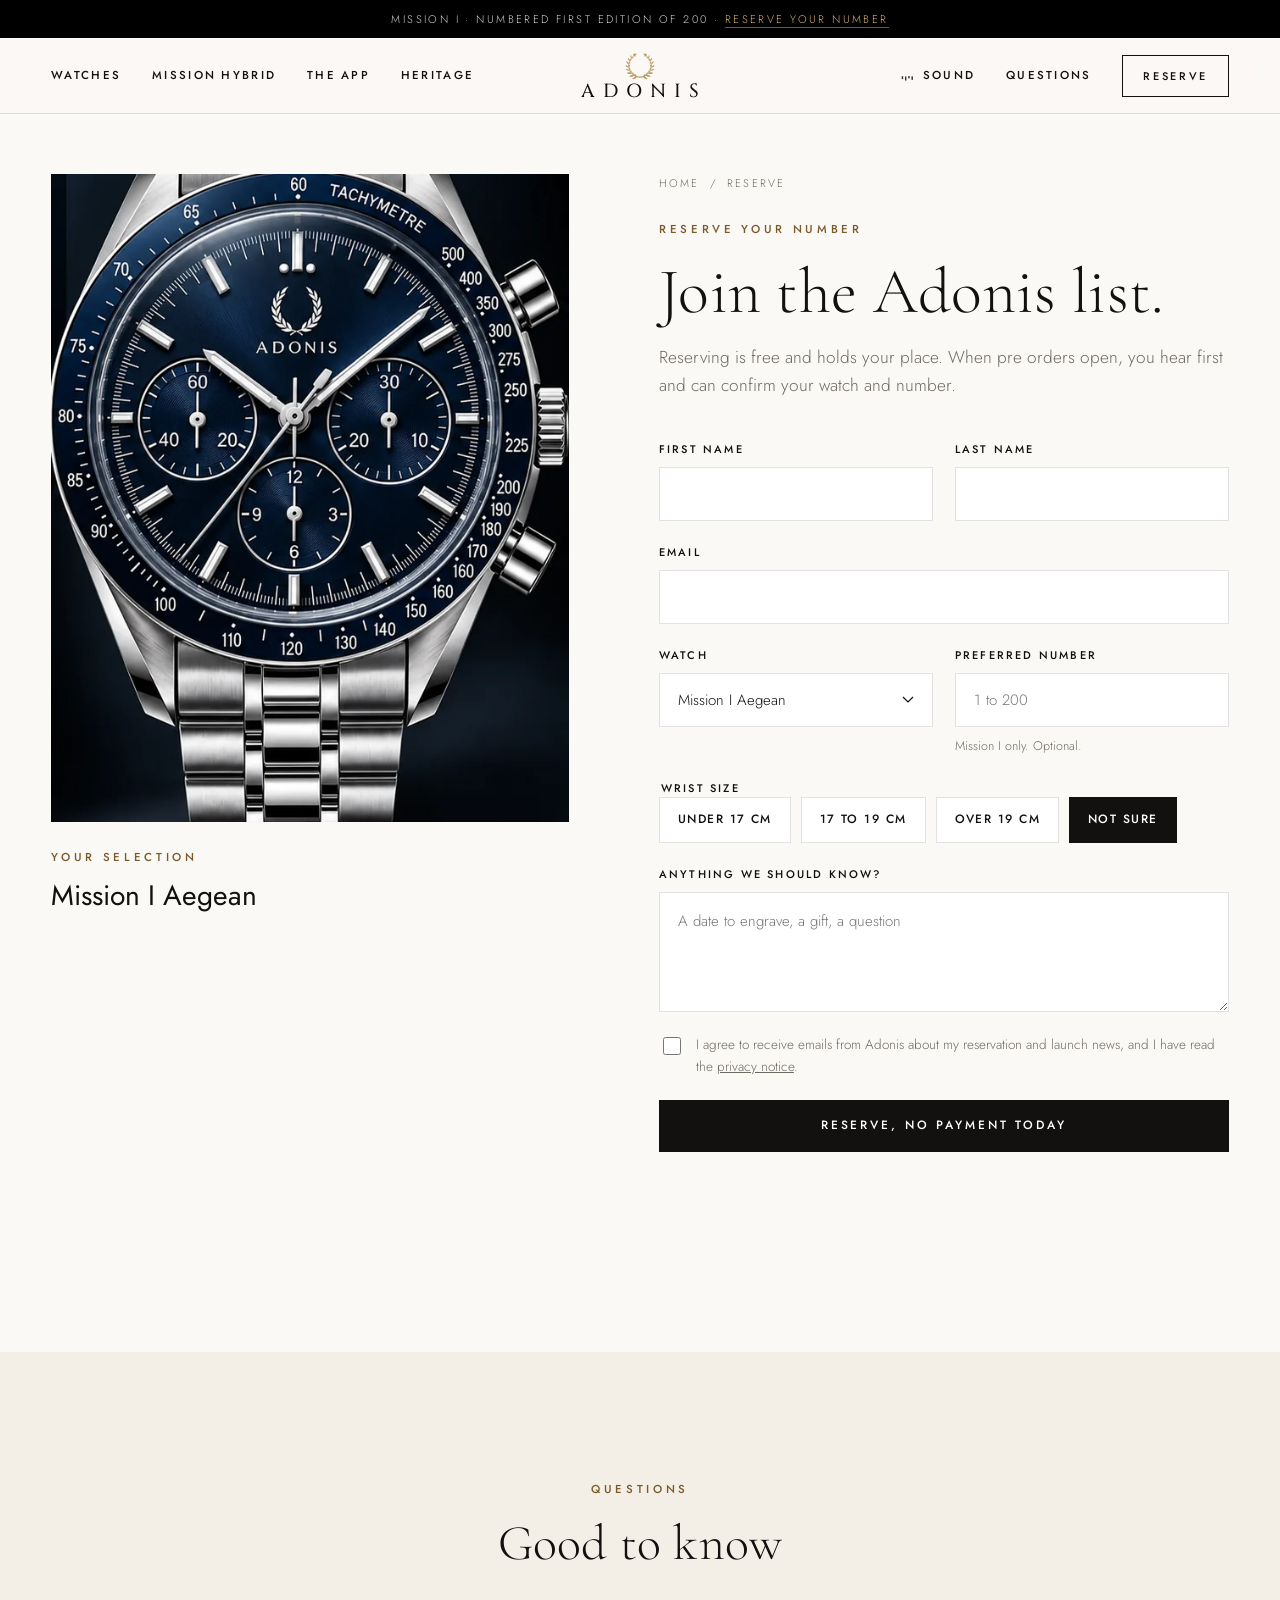
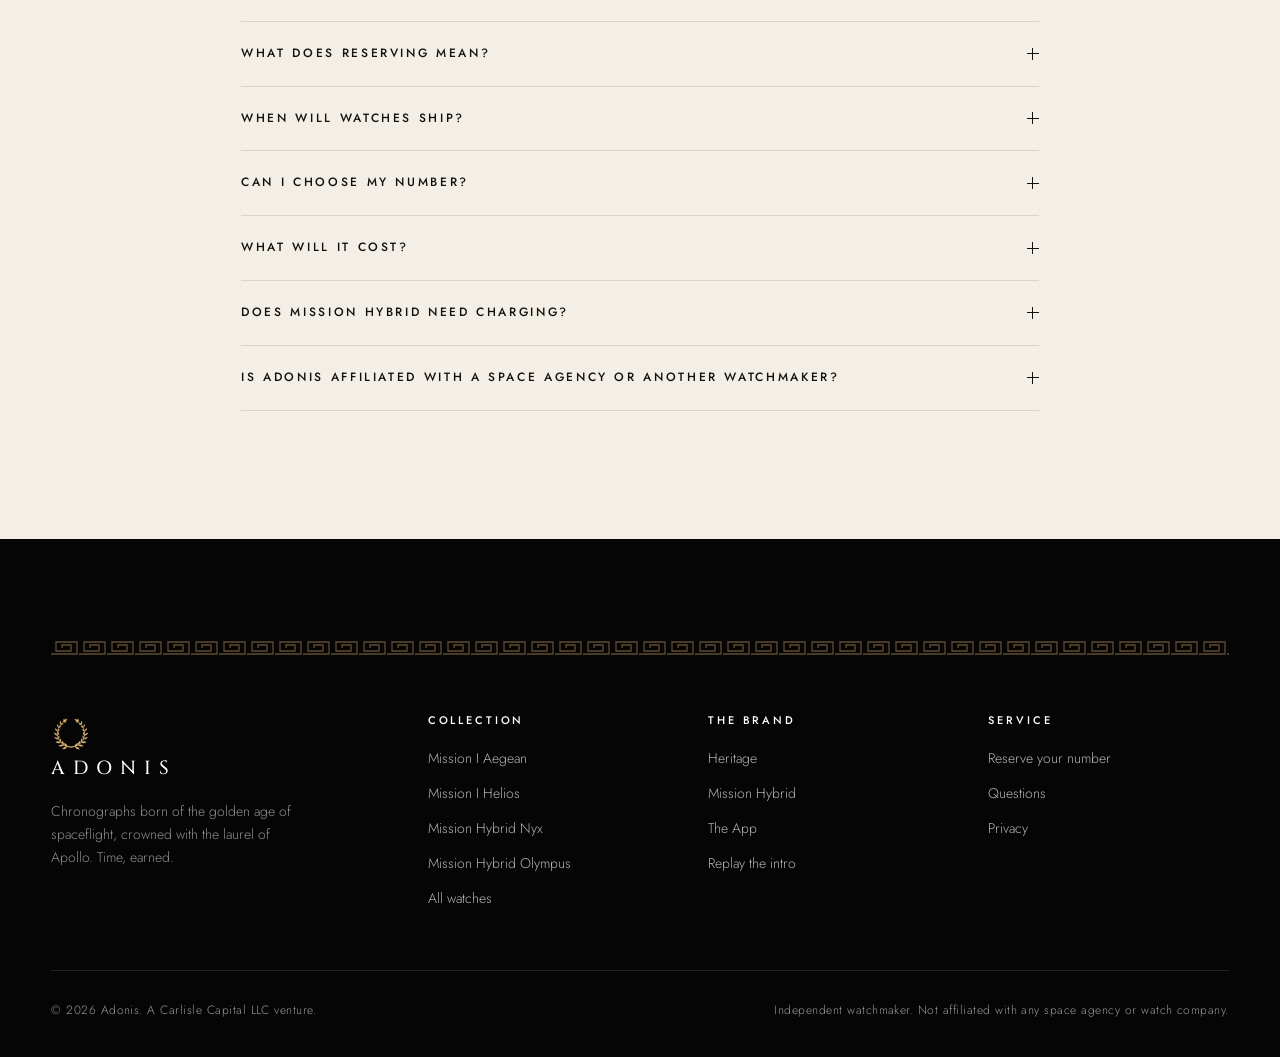
<file: reserve.html>
<!doctype html>
<html lang="en" class="no-js">
<head>
<meta charset="utf-8">
<meta name="viewport" content="width=device-width,initial-scale=1,viewport-fit=cover">
<title>Reserve your number | Adonis</title>
<meta name="description" content="Reserve an Adonis Mission I or Mission Hybrid. Free, no payment today. Request your numbered caseback from the first edition of 200.">
<meta name="theme-color" content="#050505">
<link rel="icon" href="assets/img/favicon.svg" type="image/svg+xml">
<link rel="apple-touch-icon" href="assets/img/apple-touch-icon.png">
<link rel="canonical" href="https://sergiuscommodus.github.io/adonis-watches/reserve.html">
<meta property="og:type" content="website">
<meta property="og:site_name" content="Adonis">
<meta property="og:title" content="Reserve your number | Adonis">
<meta property="og:description" content="Reserve an Adonis Mission I or Mission Hybrid. Free, no payment today. Request your numbered caseback from the first edition of 200.">
<meta property="og:url" content="https://sergiuscommodus.github.io/adonis-watches/reserve.html">
<meta property="og:image" content="https://sergiuscommodus.github.io/adonis-watches/assets/img/og-adonis.jpg">
<meta property="og:image:width" content="1200">
<meta property="og:image:height" content="800">
<meta property="og:image:alt" content="Adonis chronographs with the laurel wreath">
<meta name="twitter:card" content="summary_large_image">
<script type="application/ld+json">{"@context":"https://schema.org","@type":"Organization","name":"Adonis","url":"https://sergiuscommodus.github.io/adonis-watches/","logo":"https://sergiuscommodus.github.io/adonis-watches/assets/img/apple-touch-icon.png","description":"Chronographs born of the golden age of spaceflight and crowned with the laurel of Apollo."}</script>
<link rel="preload" href="assets/fonts/cormorant-garamond-latin-300-normal.woff2" as="font" type="font/woff2" crossorigin>
<link rel="preload" href="assets/fonts/jost-latin-400-normal.woff2" as="font" type="font/woff2" crossorigin>
<link rel="preload" href="assets/fonts/cinzel-latin-500-normal.woff2" as="font" type="font/woff2" crossorigin>
<link rel="stylesheet" href="assets/css/style.css?v=81ae0e99">
<script>(function(d){d.classList.remove('no-js');d.classList.add('js');try{if(sessionStorage.getItem('adonis-intro')==='1'&&!/[?&]intro/.test(location.search))d.classList.add('no-intro')}catch(e){}})(document.documentElement);</script>
</head>
<body data-header="solid">
<div id="page">
<a class="skip-link" href="#main">Skip to content</a>
<div class="announce">Mission I &middot; <span class="hide-sm">Numbered </span>first edition of 200 &middot; <a href="reserve.html">Reserve<span class="hide-sm"> your number</span></a></div>
<header class="site-header">
 <div class="hdr-inner">
  <button class="menu-toggle" type="button" aria-label="Open menu" aria-expanded="false" aria-controls="mobile-menu"><span></span><span></span></button>
  <nav class="nav nav-left" aria-label="Primary"><a href="watches.html">Watches</a><a href="hybrid.html">Mission Hybrid</a><a href="app.html">The App</a><a href="heritage.html">Heritage</a></nav>
  <a class="brand" href="index.html" aria-label="Adonis, home"><svg class="brand-laurel" viewBox="0 0 100 90" aria-hidden="true" focusable="false"><path d="M41.15 78.83Q37.41 86.43 27.73 85.64Q32.80 77.35 41.15 78.83ZM41.15 78.83Q34.07 78.00 32.40 70.05Q40.35 71.75 41.15 78.83ZM32.26 75.00Q26.78 80.98 18.10 77.64Q24.99 71.40 32.26 75.00ZM32.26 75.00Q25.99 72.34 26.59 64.58Q33.43 68.29 32.26 75.00ZM24.81 68.83Q18.18 72.83 11.12 67.44Q19.12 63.57 24.81 68.83ZM24.81 68.83Q19.78 64.70 22.42 57.76Q27.68 62.99 24.81 68.83ZM19.39 60.81Q12.26 62.69 7.26 55.86Q15.61 54.48 19.39 60.81ZM19.39 60.81Q15.90 55.68 20.18 50.04Q23.59 56.24 19.39 60.81ZM16.46 51.59Q9.45 51.39 6.72 43.82Q14.70 44.80 16.46 51.59ZM16.46 51.59Q14.65 45.98 20.06 41.98Q21.51 48.55 16.46 51.59ZM16.25 41.91Q9.92 39.86 9.46 32.25Q16.46 35.27 16.25 41.91ZM16.25 41.91Q16.10 36.33 22.09 34.14Q21.65 40.50 16.25 41.91ZM18.77 32.57Q13.58 29.02 15.18 22.00Q20.73 26.60 18.77 32.57ZM18.77 32.57Q20.12 27.46 26.13 27.07Q24.04 32.72 18.77 32.57ZM23.82 24.31Q20.07 19.73 23.38 13.81Q27.17 19.44 23.82 24.31ZM23.82 24.31Q26.39 20.06 31.93 21.30Q28.54 25.85 23.82 24.31ZM30.99 17.81Q28.82 12.70 33.37 8.25Q35.30 14.31 30.99 17.81ZM30.99 17.81Q34.43 14.66 39.09 17.25Q34.83 20.45 30.99 17.81ZM30.99 17.81Q32.58 10.61 40.95 9.46Q38.36 17.50 30.99 17.81ZM58.85 78.83Q62.59 86.43 72.27 85.64Q67.20 77.35 58.85 78.83ZM58.85 78.83Q65.93 78.00 67.60 70.05Q59.65 71.75 58.85 78.83ZM67.74 75.00Q73.22 80.98 81.90 77.64Q75.01 71.40 67.74 75.00ZM67.74 75.00Q74.01 72.34 73.41 64.58Q66.57 68.29 67.74 75.00ZM75.19 68.83Q81.82 72.83 88.88 67.44Q80.88 63.57 75.19 68.83ZM75.19 68.83Q80.22 64.70 77.58 57.76Q72.32 62.99 75.19 68.83ZM80.61 60.81Q87.74 62.69 92.74 55.86Q84.39 54.48 80.61 60.81ZM80.61 60.81Q84.10 55.68 79.82 50.04Q76.41 56.24 80.61 60.81ZM83.54 51.59Q90.55 51.39 93.28 43.82Q85.30 44.80 83.54 51.59ZM83.54 51.59Q85.35 45.98 79.94 41.98Q78.49 48.55 83.54 51.59ZM83.75 41.91Q90.08 39.86 90.54 32.25Q83.54 35.27 83.75 41.91ZM83.75 41.91Q83.90 36.33 77.91 34.14Q78.35 40.50 83.75 41.91ZM81.23 32.57Q86.42 29.02 84.82 22.00Q79.27 26.60 81.23 32.57ZM81.23 32.57Q79.88 27.46 73.87 27.07Q75.96 32.72 81.23 32.57ZM76.18 24.31Q79.93 19.73 76.62 13.81Q72.83 19.44 76.18 24.31ZM76.18 24.31Q73.61 20.06 68.07 21.30Q71.46 25.85 76.18 24.31ZM69.01 17.81Q71.18 12.70 66.63 8.25Q64.70 14.31 69.01 17.81ZM69.01 17.81Q65.57 14.66 60.91 17.25Q65.17 20.45 69.01 17.81ZM69.01 17.81Q67.42 10.61 59.05 9.46Q61.64 17.50 69.01 17.81Z" fill="currentColor"/><path d="M69.01 74.19 L60.30 78.40 L50.76 79.99 L41.15 78.83 L32.26 75.00 L24.81 68.83 L19.39 60.81 L16.46 51.59 L16.25 41.91 L18.77 32.57 L23.82 24.31 L30.99 17.81" fill="none" stroke="currentColor" stroke-width="2" stroke-linecap="round"/><path d="M30.99 74.19L39.70 78.40L49.24 79.99L58.85 78.83L67.74 75.00L75.19 68.83L80.61 60.81L83.54 51.59L83.75 41.91L81.23 32.57L76.18 24.31L69.01 17.81" fill="none" stroke="currentColor" stroke-width="2" stroke-linecap="round"/></svg><span class="brand-word">ADONIS</span></a>
  <nav class="nav nav-right" aria-label="Secondary"><button class="snd snd-head" type="button" aria-pressed="false"><svg viewBox="0 0 18 18" fill="currentColor" aria-hidden="true"><rect class="bar" x="1" y="4" width="2" height="10"/><rect class="bar" x="5.5" y="2" width="2" height="14"/><rect class="bar" x="10" y="5" width="2" height="8"/><rect class="bar" x="14.5" y="3" width="2" height="12"/></svg><span class="snd-label">Sound</span></button><a href="reserve.html#faq">Questions</a><a class="btn-reserve" href="reserve.html">Reserve</a></nav>
  <div class="mobile-right"><button class="snd snd-head" type="button" aria-pressed="false"><svg viewBox="0 0 18 18" fill="currentColor" aria-hidden="true"><rect class="bar" x="1" y="4" width="2" height="10"/><rect class="bar" x="5.5" y="2" width="2" height="14"/><rect class="bar" x="10" y="5" width="2" height="8"/><rect class="bar" x="14.5" y="3" width="2" height="12"/></svg><span class="snd-label">Sound</span></button><a class="mobile-reserve" href="reserve.html">Reserve</a></div>
 </div>
</header>
<div class="mobile-menu" id="mobile-menu">
 <a class="mm-link" href="watches.html">Watches<span>Collection</span></a><a class="mm-link" href="hybrid.html">Mission Hybrid<span>Health</span></a><a class="mm-link" href="app.html">The App<span>Companion</span></a><a class="mm-link" href="heritage.html">Heritage<span>Our story</span></a>
 <a class="mm-link" href="reserve.html#faq">Questions<span>Help</span></a>
 <a class="btn btn-block" href="reserve.html">Reserve your number</a>
</div>
<main id="main">

<section class="section" aria-labelledby="r-title" style="padding-top:60px">
 <div class="wrap reserve-grid">
  <aside class="reserve-aside" aria-label="Selected watch">
   <div class="ra-img"><img id="reserve-preview" src="assets/img/helios-watch.webp" width="1270" height="2048" alt="Mission I Helios" fetchpriority="high" decoding="async"></div>
   <div><p class="eyebrow" style="margin-bottom:6px">Your selection</p><p class="h3" id="reserve-preview-name">Mission I Helios</p></div>
  </aside>
  <div>
   <nav class="breadcrumb" aria-label="Breadcrumb"><a href="index.html">Home</a><span>/</span><span>Reserve</span></nav>
   <p class="eyebrow">Reserve your number</p>
   <h1 class="h1" id="r-title">Join the Adonis list.</h1>
   <p class="lede" style="margin:18px 0 40px">Reserving is free and holds your place. When pre orders open, you hear first and can confirm your watch and number.</p>
   <form class="form" data-adonis-form="reservation" data-success="Thank you. Your reservation is in, and we will be in touch before pre orders open." novalidate>
    <div class="row">
     <div class="field"><label for="f-first">First name</label><input id="f-first" name="first_name" autocomplete="given-name" required></div>
     <div class="field"><label for="f-last">Last name</label><input id="f-last" name="last_name" autocomplete="family-name" required></div>
    </div>
    <div class="field"><label for="f-email">Email</label><input id="f-email" type="email" name="email" autocomplete="email" required></div>
    <div class="row">
     <div class="field"><label for="f-model">Watch</label><select id="f-model" name="model"><option value="mission-i-aegean" data-img="assets/img/aegean-watch.webp">Mission I Aegean</option><option value="mission-i-helios" data-img="assets/img/helios-watch.webp">Mission I Helios</option><option value="mission-hybrid-nyx" data-img="assets/img/nyx-watch.webp">Mission Hybrid Nyx</option><option value="mission-hybrid-olympus" data-img="assets/img/olympus-watch.webp">Mission Hybrid Olympus</option><option value="undecided" data-img="assets/img/aegean-watch.webp">Not sure yet</option></select></div>
     <div class="field"><label for="f-number">Preferred number</label><input id="f-number" name="preferred_number" type="number" min="1" max="200" inputmode="numeric" placeholder="1 to 200"><span class="hint">Mission I only. Optional.</span></div>
    </div>
    <fieldset class="field"><legend>Wrist size</legend>
     <div class="choice">
      <label><input type="radio" name="wrist" value="under 17 cm"><span>Under 17 cm</span></label>
      <label><input type="radio" name="wrist" value="17 to 19 cm"><span>17 to 19 cm</span></label>
      <label><input type="radio" name="wrist" value="over 19 cm"><span>Over 19 cm</span></label>
      <label><input type="radio" name="wrist" value="not sure" checked><span>Not sure</span></label>
     </div>
    </fieldset>
    <div class="field"><label for="f-note">Anything we should know?</label><textarea id="f-note" name="note" placeholder="A date to engrave, a gift, a question"></textarea></div>
    <label class="check"><input type="checkbox" name="consent" value="yes" required><span>I agree to receive emails from Adonis about my reservation and launch news, and I have read the <a href="privacy.html">privacy notice</a>.</span></label>
    <div class="hp" aria-hidden="true"><input type="text" name="_gotcha" tabindex="-1" autocomplete="off" aria-label="Leave this field empty"></div>
    <button class="btn btn-block" type="submit">Reserve, no payment today</button>
    <p class="form-msg" role="status" aria-live="polite"></p>
   </form>
  </div>
 </div>
</section>
<section class="section on-ivory" id="faq" aria-labelledby="faq-title">
 <div class="wrap faq">
  <div class="center" data-reveal style="margin-bottom:50px"><p class="eyebrow">Questions</p><h2 class="h2" id="faq-title">Good to know</h2></div>
  <div class="acc" data-reveal><details><summary>What does reserving mean?</summary><div class="acc-body"><p>It puts you on the Adonis list for the model you choose. No payment is taken. When pre orders open, people on the list hear first, in the order they reserved.</p></div></details><details><summary>When will watches ship?</summary><div class="acc-body"><p>Mission I is planned for 2027. Mission Hybrid is in development. Dates can move as prototypes are tested, and we will keep everyone on the list updated.</p></div></details><details><summary>Can I choose my number?</summary><div class="acc-body"><p>You can request a preferred caseback number from 1 to 200 for Mission I. Requests are matched in reservation order wherever possible.</p></div></details><details><summary>What will it cost?</summary><div class="acc-body"><p>Mission I is planned at $279 to $299, and Mission Hybrid is expected at $399 to $429. Final prices are confirmed before pre orders open.</p></div></details><details><summary>Does Mission Hybrid need charging?</summary><div class="acc-body"><p>The hands run on their own quartz cell, so the watch always tells time. The health sensors use a rechargeable battery, and the app lets you know when it is running low.</p></div></details><details><summary>Is Adonis affiliated with a space agency or another watchmaker?</summary><div class="acc-body"><p>No. Adonis is an independent brand inspired by the golden age of spaceflight and by ancient Greece. It is not affiliated with or endorsed by any space agency or watch company.</p></div></details></div>
 </div>
</section>
</main>
<footer class="site-footer">
 <div class="wrap">
  <div class="meander-rule" aria-hidden="true"></div>
  <div class="ft-top">
   <div class="ft-brand">
    <a class="brand" href="index.html" aria-label="Adonis, home"><svg class="brand-laurel" viewBox="0 0 100 90" aria-hidden="true" focusable="false"><path d="M41.15 78.83Q37.41 86.43 27.73 85.64Q32.80 77.35 41.15 78.83ZM41.15 78.83Q34.07 78.00 32.40 70.05Q40.35 71.75 41.15 78.83ZM32.26 75.00Q26.78 80.98 18.10 77.64Q24.99 71.40 32.26 75.00ZM32.26 75.00Q25.99 72.34 26.59 64.58Q33.43 68.29 32.26 75.00ZM24.81 68.83Q18.18 72.83 11.12 67.44Q19.12 63.57 24.81 68.83ZM24.81 68.83Q19.78 64.70 22.42 57.76Q27.68 62.99 24.81 68.83ZM19.39 60.81Q12.26 62.69 7.26 55.86Q15.61 54.48 19.39 60.81ZM19.39 60.81Q15.90 55.68 20.18 50.04Q23.59 56.24 19.39 60.81ZM16.46 51.59Q9.45 51.39 6.72 43.82Q14.70 44.80 16.46 51.59ZM16.46 51.59Q14.65 45.98 20.06 41.98Q21.51 48.55 16.46 51.59ZM16.25 41.91Q9.92 39.86 9.46 32.25Q16.46 35.27 16.25 41.91ZM16.25 41.91Q16.10 36.33 22.09 34.14Q21.65 40.50 16.25 41.91ZM18.77 32.57Q13.58 29.02 15.18 22.00Q20.73 26.60 18.77 32.57ZM18.77 32.57Q20.12 27.46 26.13 27.07Q24.04 32.72 18.77 32.57ZM23.82 24.31Q20.07 19.73 23.38 13.81Q27.17 19.44 23.82 24.31ZM23.82 24.31Q26.39 20.06 31.93 21.30Q28.54 25.85 23.82 24.31ZM30.99 17.81Q28.82 12.70 33.37 8.25Q35.30 14.31 30.99 17.81ZM30.99 17.81Q34.43 14.66 39.09 17.25Q34.83 20.45 30.99 17.81ZM30.99 17.81Q32.58 10.61 40.95 9.46Q38.36 17.50 30.99 17.81ZM58.85 78.83Q62.59 86.43 72.27 85.64Q67.20 77.35 58.85 78.83ZM58.85 78.83Q65.93 78.00 67.60 70.05Q59.65 71.75 58.85 78.83ZM67.74 75.00Q73.22 80.98 81.90 77.64Q75.01 71.40 67.74 75.00ZM67.74 75.00Q74.01 72.34 73.41 64.58Q66.57 68.29 67.74 75.00ZM75.19 68.83Q81.82 72.83 88.88 67.44Q80.88 63.57 75.19 68.83ZM75.19 68.83Q80.22 64.70 77.58 57.76Q72.32 62.99 75.19 68.83ZM80.61 60.81Q87.74 62.69 92.74 55.86Q84.39 54.48 80.61 60.81ZM80.61 60.81Q84.10 55.68 79.82 50.04Q76.41 56.24 80.61 60.81ZM83.54 51.59Q90.55 51.39 93.28 43.82Q85.30 44.80 83.54 51.59ZM83.54 51.59Q85.35 45.98 79.94 41.98Q78.49 48.55 83.54 51.59ZM83.75 41.91Q90.08 39.86 90.54 32.25Q83.54 35.27 83.75 41.91ZM83.75 41.91Q83.90 36.33 77.91 34.14Q78.35 40.50 83.75 41.91ZM81.23 32.57Q86.42 29.02 84.82 22.00Q79.27 26.60 81.23 32.57ZM81.23 32.57Q79.88 27.46 73.87 27.07Q75.96 32.72 81.23 32.57ZM76.18 24.31Q79.93 19.73 76.62 13.81Q72.83 19.44 76.18 24.31ZM76.18 24.31Q73.61 20.06 68.07 21.30Q71.46 25.85 76.18 24.31ZM69.01 17.81Q71.18 12.70 66.63 8.25Q64.70 14.31 69.01 17.81ZM69.01 17.81Q65.57 14.66 60.91 17.25Q65.17 20.45 69.01 17.81ZM69.01 17.81Q67.42 10.61 59.05 9.46Q61.64 17.50 69.01 17.81Z" fill="currentColor"/><path d="M69.01 74.19 L60.30 78.40 L50.76 79.99 L41.15 78.83 L32.26 75.00 L24.81 68.83 L19.39 60.81 L16.46 51.59 L16.25 41.91 L18.77 32.57 L23.82 24.31 L30.99 17.81" fill="none" stroke="currentColor" stroke-width="2" stroke-linecap="round"/><path d="M30.99 74.19L39.70 78.40L49.24 79.99L58.85 78.83L67.74 75.00L75.19 68.83L80.61 60.81L83.54 51.59L83.75 41.91L81.23 32.57L76.18 24.31L69.01 17.81" fill="none" stroke="currentColor" stroke-width="2" stroke-linecap="round"/></svg><span class="brand-word">ADONIS</span></a>
    <p>Chronographs born of the golden age of spaceflight, crowned with the laurel of Apollo. Time, earned.</p>
    <div class="socials">
     <a data-social="instagram" href="#" aria-label="Adonis on Instagram" rel="noopener"><svg viewBox="0 0 24 24" fill="none" stroke="currentColor" stroke-width="1.3" stroke-linecap="round" stroke-linejoin="round" aria-hidden="true" focusable="false"><rect x="3.5" y="3.5" width="17" height="17" rx="4.5"/><circle cx="12" cy="12" r="4"/><circle cx="17.2" cy="6.8" r=".6" fill="currentColor"/></svg></a>
     <a data-social="tiktok" href="#" aria-label="Adonis on TikTok" rel="noopener"><svg viewBox="0 0 24 24" fill="none" stroke="currentColor" stroke-width="1.3" stroke-linecap="round" stroke-linejoin="round" aria-hidden="true" focusable="false"><path d="M14 3.5v11.2a3.8 3.8 0 1 1-3.8-3.8"/><path d="M14 3.5c.4 2.6 2.2 4.4 5 4.6"/></svg></a>
    </div>
   </div>
   <div><h2>Collection</h2><ul><li><a href="watches/mission-i-aegean.html">Mission I Aegean</a></li><li><a href="watches/mission-i-helios.html">Mission I Helios</a></li><li><a href="watches/mission-hybrid-nyx.html">Mission Hybrid Nyx</a></li><li><a href="watches/mission-hybrid-olympus.html">Mission Hybrid Olympus</a></li><li><a href="watches.html">All watches</a></li></ul></div>
   <div><h2>The brand</h2><ul><li><a href="heritage.html">Heritage</a></li><li><a href="hybrid.html">Mission Hybrid</a></li><li><a href="app.html">The App</a></li><li><a href="index.html?intro" data-replay-intro>Replay the intro</a></li></ul></div>
   <div><h2>Service</h2><ul><li><a href="reserve.html">Reserve your number</a></li><li><a href="reserve.html#faq">Questions</a></li><li><a href="privacy.html">Privacy</a></li></ul></div>
  </div>
  <div class="ft-bottom">
   <span>&copy; <span data-year>2026</span> Adonis. A Carlisle Capital LLC venture.</span>
   <span>Independent watchmaker. Not affiliated with any space agency or watch company.</span>
  </div>
 </div>
</footer>
</div>
<script src="assets/js/audio.js?v=20c00909"></script>
<script src="assets/js/config.js?v=08b96ac7"></script>
<script src="assets/js/main.js?v=28fbf96b" defer></script>
</body>
</html>
</file>
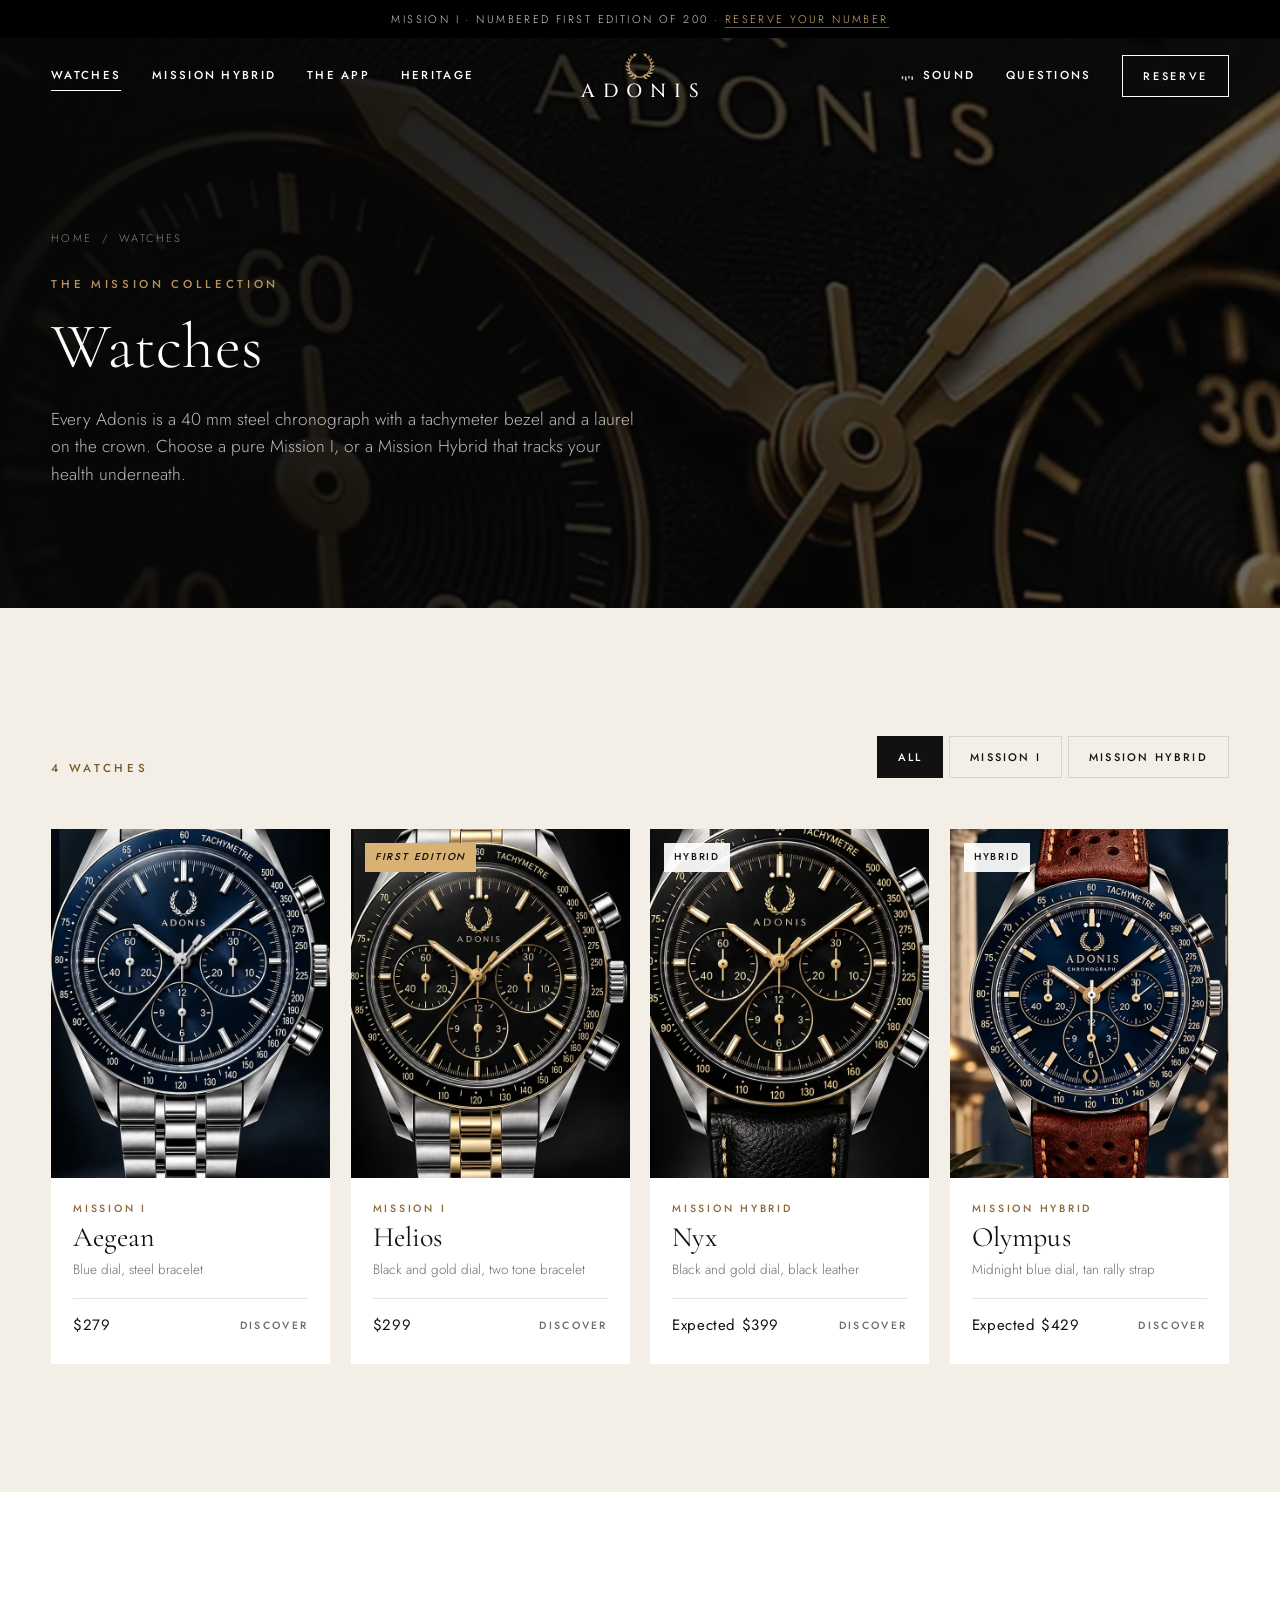
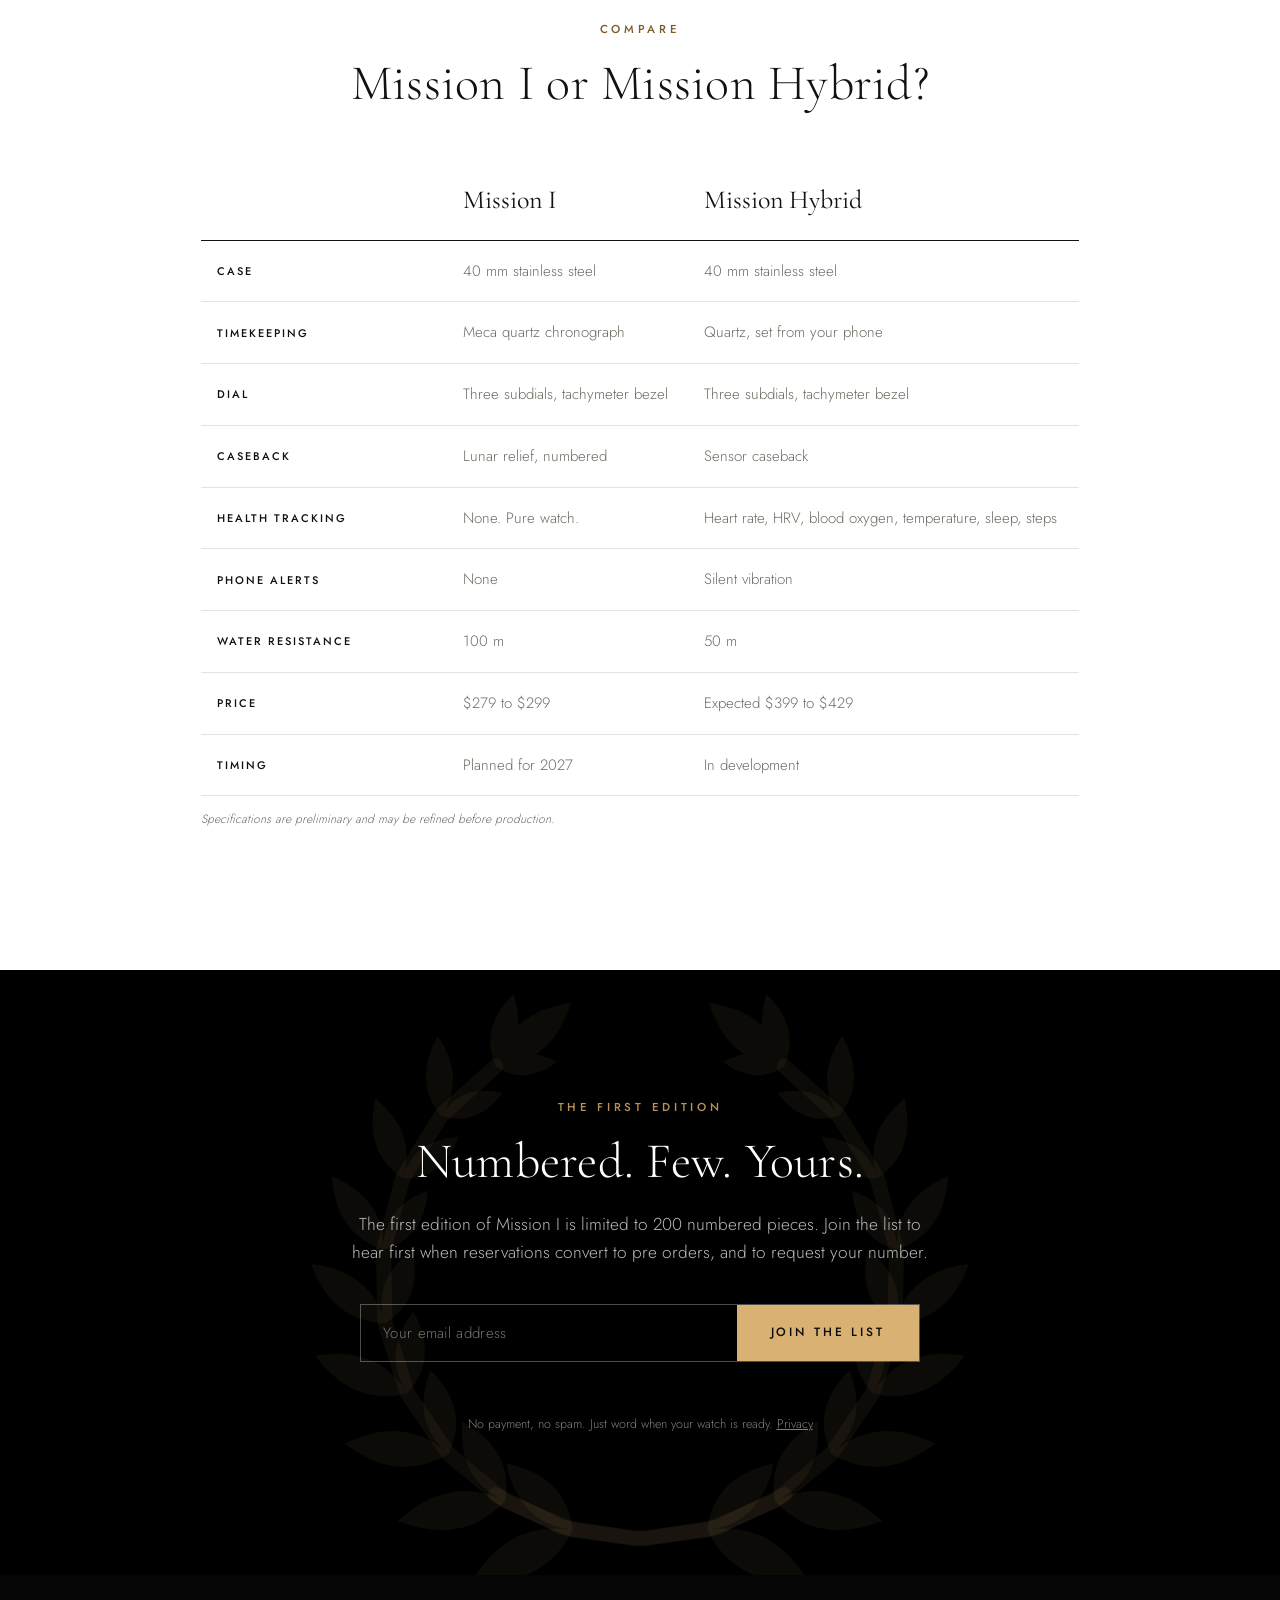
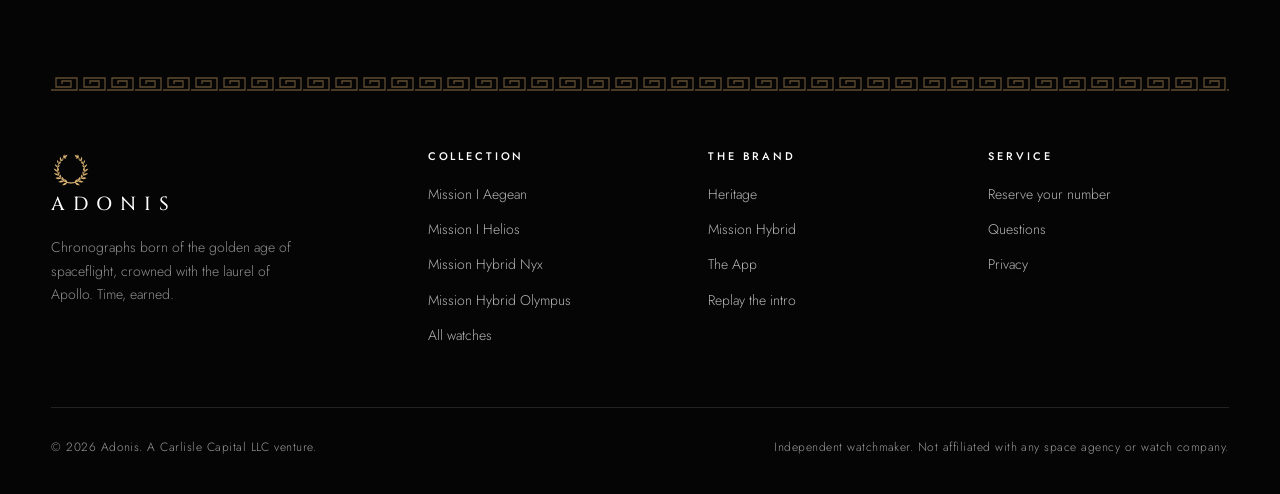
<file: watches.html>
<!doctype html>
<html lang="en" class="no-js">
<head>
<meta charset="utf-8">
<meta name="viewport" content="width=device-width,initial-scale=1,viewport-fit=cover">
<title>Watches | The Mission Collection | Adonis</title>
<meta name="description" content="Explore the Adonis Mission Collection: Mission I Aegean and Helios chronographs, and Mission Hybrid Nyx and Olympus with hidden health tracking.">
<meta name="theme-color" content="#050505">
<link rel="icon" href="assets/img/favicon.svg" type="image/svg+xml">
<link rel="apple-touch-icon" href="assets/img/apple-touch-icon.png">
<link rel="canonical" href="https://sergiuscommodus.github.io/adonis-watches/watches.html">
<meta property="og:type" content="website">
<meta property="og:site_name" content="Adonis">
<meta property="og:title" content="Watches | The Mission Collection | Adonis">
<meta property="og:description" content="Explore the Adonis Mission Collection: Mission I Aegean and Helios chronographs, and Mission Hybrid Nyx and Olympus with hidden health tracking.">
<meta property="og:url" content="https://sergiuscommodus.github.io/adonis-watches/watches.html">
<meta property="og:image" content="https://sergiuscommodus.github.io/adonis-watches/assets/img/og-adonis.jpg">
<meta property="og:image:width" content="1200">
<meta property="og:image:height" content="800">
<meta property="og:image:alt" content="Adonis chronographs with the laurel wreath">
<meta name="twitter:card" content="summary_large_image">
<script type="application/ld+json">{"@context":"https://schema.org","@type":"Organization","name":"Adonis","url":"https://sergiuscommodus.github.io/adonis-watches/","logo":"https://sergiuscommodus.github.io/adonis-watches/assets/img/apple-touch-icon.png","description":"Chronographs born of the golden age of spaceflight and crowned with the laurel of Apollo."}</script>
<link rel="preload" href="assets/fonts/cormorant-garamond-latin-300-normal.woff2" as="font" type="font/woff2" crossorigin>
<link rel="preload" href="assets/fonts/jost-latin-400-normal.woff2" as="font" type="font/woff2" crossorigin>
<link rel="preload" href="assets/fonts/cinzel-latin-500-normal.woff2" as="font" type="font/woff2" crossorigin>
<link rel="stylesheet" href="assets/css/style.css?v=81ae0e99">
<script>(function(d){d.classList.remove('no-js');d.classList.add('js');try{if(sessionStorage.getItem('adonis-intro')==='1'&&!/[?&]intro/.test(location.search))d.classList.add('no-intro')}catch(e){}})(document.documentElement);</script>
</head>
<body data-header="overlay">
<div id="page">
<a class="skip-link" href="#main">Skip to content</a>
<div class="announce">Mission I &middot; <span class="hide-sm">Numbered </span>first edition of 200 &middot; <a href="reserve.html">Reserve<span class="hide-sm"> your number</span></a></div>
<header class="site-header">
 <div class="hdr-inner">
  <button class="menu-toggle" type="button" aria-label="Open menu" aria-expanded="false" aria-controls="mobile-menu"><span></span><span></span></button>
  <nav class="nav nav-left" aria-label="Primary"><a href="watches.html" aria-current="page">Watches</a><a href="hybrid.html">Mission Hybrid</a><a href="app.html">The App</a><a href="heritage.html">Heritage</a></nav>
  <a class="brand" href="index.html" aria-label="Adonis, home"><svg class="brand-laurel" viewBox="0 0 100 90" aria-hidden="true" focusable="false"><path d="M41.15 78.83Q37.41 86.43 27.73 85.64Q32.80 77.35 41.15 78.83ZM41.15 78.83Q34.07 78.00 32.40 70.05Q40.35 71.75 41.15 78.83ZM32.26 75.00Q26.78 80.98 18.10 77.64Q24.99 71.40 32.26 75.00ZM32.26 75.00Q25.99 72.34 26.59 64.58Q33.43 68.29 32.26 75.00ZM24.81 68.83Q18.18 72.83 11.12 67.44Q19.12 63.57 24.81 68.83ZM24.81 68.83Q19.78 64.70 22.42 57.76Q27.68 62.99 24.81 68.83ZM19.39 60.81Q12.26 62.69 7.26 55.86Q15.61 54.48 19.39 60.81ZM19.39 60.81Q15.90 55.68 20.18 50.04Q23.59 56.24 19.39 60.81ZM16.46 51.59Q9.45 51.39 6.72 43.82Q14.70 44.80 16.46 51.59ZM16.46 51.59Q14.65 45.98 20.06 41.98Q21.51 48.55 16.46 51.59ZM16.25 41.91Q9.92 39.86 9.46 32.25Q16.46 35.27 16.25 41.91ZM16.25 41.91Q16.10 36.33 22.09 34.14Q21.65 40.50 16.25 41.91ZM18.77 32.57Q13.58 29.02 15.18 22.00Q20.73 26.60 18.77 32.57ZM18.77 32.57Q20.12 27.46 26.13 27.07Q24.04 32.72 18.77 32.57ZM23.82 24.31Q20.07 19.73 23.38 13.81Q27.17 19.44 23.82 24.31ZM23.82 24.31Q26.39 20.06 31.93 21.30Q28.54 25.85 23.82 24.31ZM30.99 17.81Q28.82 12.70 33.37 8.25Q35.30 14.31 30.99 17.81ZM30.99 17.81Q34.43 14.66 39.09 17.25Q34.83 20.45 30.99 17.81ZM30.99 17.81Q32.58 10.61 40.95 9.46Q38.36 17.50 30.99 17.81ZM58.85 78.83Q62.59 86.43 72.27 85.64Q67.20 77.35 58.85 78.83ZM58.85 78.83Q65.93 78.00 67.60 70.05Q59.65 71.75 58.85 78.83ZM67.74 75.00Q73.22 80.98 81.90 77.64Q75.01 71.40 67.74 75.00ZM67.74 75.00Q74.01 72.34 73.41 64.58Q66.57 68.29 67.74 75.00ZM75.19 68.83Q81.82 72.83 88.88 67.44Q80.88 63.57 75.19 68.83ZM75.19 68.83Q80.22 64.70 77.58 57.76Q72.32 62.99 75.19 68.83ZM80.61 60.81Q87.74 62.69 92.74 55.86Q84.39 54.48 80.61 60.81ZM80.61 60.81Q84.10 55.68 79.82 50.04Q76.41 56.24 80.61 60.81ZM83.54 51.59Q90.55 51.39 93.28 43.82Q85.30 44.80 83.54 51.59ZM83.54 51.59Q85.35 45.98 79.94 41.98Q78.49 48.55 83.54 51.59ZM83.75 41.91Q90.08 39.86 90.54 32.25Q83.54 35.27 83.75 41.91ZM83.75 41.91Q83.90 36.33 77.91 34.14Q78.35 40.50 83.75 41.91ZM81.23 32.57Q86.42 29.02 84.82 22.00Q79.27 26.60 81.23 32.57ZM81.23 32.57Q79.88 27.46 73.87 27.07Q75.96 32.72 81.23 32.57ZM76.18 24.31Q79.93 19.73 76.62 13.81Q72.83 19.44 76.18 24.31ZM76.18 24.31Q73.61 20.06 68.07 21.30Q71.46 25.85 76.18 24.31ZM69.01 17.81Q71.18 12.70 66.63 8.25Q64.70 14.31 69.01 17.81ZM69.01 17.81Q65.57 14.66 60.91 17.25Q65.17 20.45 69.01 17.81ZM69.01 17.81Q67.42 10.61 59.05 9.46Q61.64 17.50 69.01 17.81Z" fill="currentColor"/><path d="M69.01 74.19 L60.30 78.40 L50.76 79.99 L41.15 78.83 L32.26 75.00 L24.81 68.83 L19.39 60.81 L16.46 51.59 L16.25 41.91 L18.77 32.57 L23.82 24.31 L30.99 17.81" fill="none" stroke="currentColor" stroke-width="2" stroke-linecap="round"/><path d="M30.99 74.19L39.70 78.40L49.24 79.99L58.85 78.83L67.74 75.00L75.19 68.83L80.61 60.81L83.54 51.59L83.75 41.91L81.23 32.57L76.18 24.31L69.01 17.81" fill="none" stroke="currentColor" stroke-width="2" stroke-linecap="round"/></svg><span class="brand-word">ADONIS</span></a>
  <nav class="nav nav-right" aria-label="Secondary"><button class="snd snd-head" type="button" aria-pressed="false"><svg viewBox="0 0 18 18" fill="currentColor" aria-hidden="true"><rect class="bar" x="1" y="4" width="2" height="10"/><rect class="bar" x="5.5" y="2" width="2" height="14"/><rect class="bar" x="10" y="5" width="2" height="8"/><rect class="bar" x="14.5" y="3" width="2" height="12"/></svg><span class="snd-label">Sound</span></button><a href="reserve.html#faq">Questions</a><a class="btn-reserve" href="reserve.html">Reserve</a></nav>
  <div class="mobile-right"><button class="snd snd-head" type="button" aria-pressed="false"><svg viewBox="0 0 18 18" fill="currentColor" aria-hidden="true"><rect class="bar" x="1" y="4" width="2" height="10"/><rect class="bar" x="5.5" y="2" width="2" height="14"/><rect class="bar" x="10" y="5" width="2" height="8"/><rect class="bar" x="14.5" y="3" width="2" height="12"/></svg><span class="snd-label">Sound</span></button><a class="mobile-reserve" href="reserve.html">Reserve</a></div>
 </div>
</header>
<div class="mobile-menu" id="mobile-menu">
 <a class="mm-link" href="watches.html">Watches<span>Collection</span></a><a class="mm-link" href="hybrid.html">Mission Hybrid<span>Health</span></a><a class="mm-link" href="app.html">The App<span>Companion</span></a><a class="mm-link" href="heritage.html">Heritage<span>Our story</span></a>
 <a class="mm-link" href="reserve.html#faq">Questions<span>Help</span></a>
 <a class="btn btn-block" href="reserve.html">Reserve your number</a>
</div>
<main id="main">

<section class="page-hero overlay-hero" aria-labelledby="w-title">
 <div class="ph-bg" style="opacity:.5" aria-hidden="true"><img src="assets/img/nyx-dial.webp" width="908" height="1318" srcset="assets/img/nyx-dial-640.webp 640w, assets/img/nyx-dial.webp 908w" sizes="100vw" alt="" style="object-position:70% 40%" fetchpriority="high" decoding="async"></div>
 <div class="wrap">
  <div class="ph-copy">
   <nav class="breadcrumb" aria-label="Breadcrumb"><a href="index.html">Home</a><span>/</span><span>Watches</span></nav>
   <p class="eyebrow">The Mission Collection</p>
   <h1 class="h1" id="w-title">Watches</h1>
   <p class="lede light">Every Adonis is a 40 mm steel chronograph with a tachymeter bezel and a laurel on the crown. Choose a pure Mission I, or a Mission Hybrid that tracks your health underneath.</p>
  </div>
 </div>
</section>
<section class="section on-ivory" aria-labelledby="all-title">
 <div class="wrap">
  <h2 id="all-title" class="sr-only">All watches</h2>
  <div class="section-head">
   <p class="eyebrow" style="margin:0">4 watches</p>
   <div class="tabs" data-filter-group="#all-grid" role="group" aria-label="Filter watches">
    <button class="tab" type="button" data-filter="all" aria-pressed="true">All</button>
    <button class="tab" type="button" data-filter="mission-i" aria-pressed="false">Mission I</button>
    <button class="tab" type="button" data-filter="mission-hybrid" aria-pressed="false">Mission Hybrid</button>
   </div>
  </div>
  <div class="grid-cards as-grid" id="all-grid"><a class="card" href="watches/mission-i-aegean.html" data-line="mission-i" data-reveal data-reveal-delay="0">
 <div class="card-media"><img src="assets/img/aegean-watch.webp" width="1222" height="2172" srcset="assets/img/aegean-watch-640.webp 640w, assets/img/aegean-watch.webp 1222w" sizes="(max-width: 760px) 100vw, 50vw" alt="Mission I Aegean" loading="lazy" decoding="async"><img class="alt" src="assets/img/aegean-caseback.webp" width="712" height="1398" srcset="assets/img/aegean-caseback-640.webp 640w, assets/img/aegean-caseback.webp 712w" sizes="(max-width: 760px) 100vw, 50vw" alt="" loading="lazy" decoding="async"></div>
 <div class="card-body">
  <p class="card-col">Mission I</p>
  <h3>Aegean</h3>
  <p class="card-desc">Blue dial, steel bracelet</p>
  <div class="card-foot"><span class="card-price">$279</span><span class="card-cta">Discover</span></div>
 </div>
</a><a class="card" href="watches/mission-i-helios.html" data-line="mission-i" data-reveal data-reveal-delay="1">
 <div class="card-media"><span class="card-badge gold">First edition</span><img src="assets/img/helios-watch.webp" width="1270" height="2048" srcset="assets/img/helios-watch-640.webp 640w, assets/img/helios-watch.webp 1270w" sizes="(max-width: 760px) 100vw, 50vw" alt="Mission I Helios" loading="lazy" decoding="async"><img class="alt" src="assets/img/helios-caseback.webp" width="760" height="1280" srcset="assets/img/helios-caseback-640.webp 640w, assets/img/helios-caseback.webp 760w" sizes="(max-width: 760px) 100vw, 50vw" alt="" loading="lazy" decoding="async"></div>
 <div class="card-body">
  <p class="card-col">Mission I</p>
  <h3>Helios</h3>
  <p class="card-desc">Black and gold dial, two tone bracelet</p>
  <div class="card-foot"><span class="card-price">$299</span><span class="card-cta">Discover</span></div>
 </div>
</a><a class="card" href="watches/mission-hybrid-nyx.html" data-line="mission-hybrid" data-reveal data-reveal-delay="2">
 <div class="card-media"><span class="card-badge">Hybrid</span><img src="assets/img/nyx-watch.webp" width="1074" height="2172" srcset="assets/img/nyx-watch-640.webp 640w, assets/img/nyx-watch.webp 1074w" sizes="(max-width: 760px) 100vw, 50vw" alt="Mission Hybrid Nyx" loading="lazy" decoding="async"><img class="alt" src="assets/img/nyx-caseback.webp" width="832" height="1274" srcset="assets/img/nyx-caseback-640.webp 640w, assets/img/nyx-caseback.webp 832w" sizes="(max-width: 760px) 100vw, 50vw" alt="" loading="lazy" decoding="async"></div>
 <div class="card-body">
  <p class="card-col">Mission Hybrid</p>
  <h3>Nyx</h3>
  <p class="card-desc">Black and gold dial, black leather</p>
  <div class="card-foot"><span class="card-price">Expected $399</span><span class="card-cta">Discover</span></div>
 </div>
</a><a class="card" href="watches/mission-hybrid-olympus.html" data-line="mission-hybrid" data-reveal data-reveal-delay="3">
 <div class="card-media"><span class="card-badge">Hybrid</span><img src="assets/img/olympus-watch.webp" width="966" height="1538" srcset="assets/img/olympus-watch-640.webp 640w, assets/img/olympus-watch.webp 966w" sizes="(max-width: 760px) 100vw, 50vw" alt="Mission Hybrid Olympus" loading="lazy" decoding="async"><img class="alt" src="assets/img/app-home.webp" width="376" height="920" alt="" loading="lazy" decoding="async"></div>
 <div class="card-body">
  <p class="card-col">Mission Hybrid</p>
  <h3>Olympus</h3>
  <p class="card-desc">Midnight blue dial, tan rally strap</p>
  <div class="card-foot"><span class="card-price">Expected $429</span><span class="card-cta">Discover</span></div>
 </div>
</a></div>
 </div>
</section>
<section class="section on-white" aria-labelledby="cmp-title">
 <div class="wrap-narrow">
  <div class="center" data-reveal><p class="eyebrow">Compare</p><h2 class="h2" id="cmp-title">Mission I or Mission Hybrid?</h2></div>
  <div class="table-scroll" style="margin-top:50px" data-reveal>
   <table class="compare">
    <thead><tr><th scope="col"><span class="sr-only">Feature</span></th><th scope="col">Mission I</th><th scope="col">Mission Hybrid</th></tr></thead>
    <tbody><tr><th scope="row">Case</th><td>40 mm stainless steel</td><td>40 mm stainless steel</td></tr><tr><th scope="row">Timekeeping</th><td>Meca quartz chronograph</td><td>Quartz, set from your phone</td></tr><tr><th scope="row">Dial</th><td>Three subdials, tachymeter bezel</td><td>Three subdials, tachymeter bezel</td></tr><tr><th scope="row">Caseback</th><td>Lunar relief, numbered</td><td>Sensor caseback</td></tr><tr><th scope="row">Health tracking</th><td>None. Pure watch.</td><td>Heart rate, HRV, blood oxygen, temperature, sleep, steps</td></tr><tr><th scope="row">Phone alerts</th><td>None</td><td>Silent vibration</td></tr><tr><th scope="row">Water resistance</th><td>100 m</td><td>50 m</td></tr><tr><th scope="row">Price</th><td>$279 to $299</td><td>Expected $399 to $429</td></tr><tr><th scope="row">Timing</th><td>Planned for 2027</td><td>In development</td></tr></tbody>
   </table>
  </div>
  <p class="prelim">Specifications are preliminary and may be refined before production.</p>
 </div>
</section>
<section class="section reserve-band" aria-labelledby="rb-title">
 <svg class="laurel-bg" viewBox="0 0 100 90" aria-hidden="true" focusable="false"><path d="M41.15 78.83Q37.41 86.43 27.73 85.64Q32.80 77.35 41.15 78.83ZM41.15 78.83Q34.07 78.00 32.40 70.05Q40.35 71.75 41.15 78.83ZM32.26 75.00Q26.78 80.98 18.10 77.64Q24.99 71.40 32.26 75.00ZM32.26 75.00Q25.99 72.34 26.59 64.58Q33.43 68.29 32.26 75.00ZM24.81 68.83Q18.18 72.83 11.12 67.44Q19.12 63.57 24.81 68.83ZM24.81 68.83Q19.78 64.70 22.42 57.76Q27.68 62.99 24.81 68.83ZM19.39 60.81Q12.26 62.69 7.26 55.86Q15.61 54.48 19.39 60.81ZM19.39 60.81Q15.90 55.68 20.18 50.04Q23.59 56.24 19.39 60.81ZM16.46 51.59Q9.45 51.39 6.72 43.82Q14.70 44.80 16.46 51.59ZM16.46 51.59Q14.65 45.98 20.06 41.98Q21.51 48.55 16.46 51.59ZM16.25 41.91Q9.92 39.86 9.46 32.25Q16.46 35.27 16.25 41.91ZM16.25 41.91Q16.10 36.33 22.09 34.14Q21.65 40.50 16.25 41.91ZM18.77 32.57Q13.58 29.02 15.18 22.00Q20.73 26.60 18.77 32.57ZM18.77 32.57Q20.12 27.46 26.13 27.07Q24.04 32.72 18.77 32.57ZM23.82 24.31Q20.07 19.73 23.38 13.81Q27.17 19.44 23.82 24.31ZM23.82 24.31Q26.39 20.06 31.93 21.30Q28.54 25.85 23.82 24.31ZM30.99 17.81Q28.82 12.70 33.37 8.25Q35.30 14.31 30.99 17.81ZM30.99 17.81Q34.43 14.66 39.09 17.25Q34.83 20.45 30.99 17.81ZM30.99 17.81Q32.58 10.61 40.95 9.46Q38.36 17.50 30.99 17.81ZM58.85 78.83Q62.59 86.43 72.27 85.64Q67.20 77.35 58.85 78.83ZM58.85 78.83Q65.93 78.00 67.60 70.05Q59.65 71.75 58.85 78.83ZM67.74 75.00Q73.22 80.98 81.90 77.64Q75.01 71.40 67.74 75.00ZM67.74 75.00Q74.01 72.34 73.41 64.58Q66.57 68.29 67.74 75.00ZM75.19 68.83Q81.82 72.83 88.88 67.44Q80.88 63.57 75.19 68.83ZM75.19 68.83Q80.22 64.70 77.58 57.76Q72.32 62.99 75.19 68.83ZM80.61 60.81Q87.74 62.69 92.74 55.86Q84.39 54.48 80.61 60.81ZM80.61 60.81Q84.10 55.68 79.82 50.04Q76.41 56.24 80.61 60.81ZM83.54 51.59Q90.55 51.39 93.28 43.82Q85.30 44.80 83.54 51.59ZM83.54 51.59Q85.35 45.98 79.94 41.98Q78.49 48.55 83.54 51.59ZM83.75 41.91Q90.08 39.86 90.54 32.25Q83.54 35.27 83.75 41.91ZM83.75 41.91Q83.90 36.33 77.91 34.14Q78.35 40.50 83.75 41.91ZM81.23 32.57Q86.42 29.02 84.82 22.00Q79.27 26.60 81.23 32.57ZM81.23 32.57Q79.88 27.46 73.87 27.07Q75.96 32.72 81.23 32.57ZM76.18 24.31Q79.93 19.73 76.62 13.81Q72.83 19.44 76.18 24.31ZM76.18 24.31Q73.61 20.06 68.07 21.30Q71.46 25.85 76.18 24.31ZM69.01 17.81Q71.18 12.70 66.63 8.25Q64.70 14.31 69.01 17.81ZM69.01 17.81Q65.57 14.66 60.91 17.25Q65.17 20.45 69.01 17.81ZM69.01 17.81Q67.42 10.61 59.05 9.46Q61.64 17.50 69.01 17.81Z" fill="currentColor"/><path d="M69.01 74.19 L60.30 78.40 L50.76 79.99 L41.15 78.83 L32.26 75.00 L24.81 68.83 L19.39 60.81 L16.46 51.59 L16.25 41.91 L18.77 32.57 L23.82 24.31 L30.99 17.81" fill="none" stroke="currentColor" stroke-width="2" stroke-linecap="round"/><path d="M30.99 74.19L39.70 78.40L49.24 79.99L58.85 78.83L67.74 75.00L75.19 68.83L80.61 60.81L83.54 51.59L83.75 41.91L81.23 32.57L76.18 24.31L69.01 17.81" fill="none" stroke="currentColor" stroke-width="2" stroke-linecap="round"/></svg>
 <div class="wrap-narrow" data-reveal>
  <p class="eyebrow">The first edition</p>
  <h2 class="h2" id="rb-title">Numbered. Few. Yours.</h2>
  <p class="lede light" style="margin:22px auto 0">The first edition of Mission I is limited to 200 numbered pieces. Join the list to hear first when reservations convert to pre orders, and to request your number.</p>
  <form class="inline-form" data-adonis-form="newsletter" data-success="Thank you. You are on the Adonis list.">
   <label class="sr-only" for="nl-email">Email address</label>
   <input id="nl-email" type="email" name="email" placeholder="Your email address" autocomplete="email" required>
   <div class="hp" aria-hidden="true"><input type="text" name="_gotcha" tabindex="-1" autocomplete="off" aria-label="Leave this field empty"></div>
   <button class="btn btn-gold" type="submit">Join the list</button>
  </form>
  <p class="form-msg" role="status" aria-live="polite"></p>
  <p class="form-note">No payment, no spam. Just word when your watch is ready. <a href="privacy.html" style="text-decoration:underline">Privacy</a></p>
 </div>
</section>
</main>
<footer class="site-footer">
 <div class="wrap">
  <div class="meander-rule" aria-hidden="true"></div>
  <div class="ft-top">
   <div class="ft-brand">
    <a class="brand" href="index.html" aria-label="Adonis, home"><svg class="brand-laurel" viewBox="0 0 100 90" aria-hidden="true" focusable="false"><path d="M41.15 78.83Q37.41 86.43 27.73 85.64Q32.80 77.35 41.15 78.83ZM41.15 78.83Q34.07 78.00 32.40 70.05Q40.35 71.75 41.15 78.83ZM32.26 75.00Q26.78 80.98 18.10 77.64Q24.99 71.40 32.26 75.00ZM32.26 75.00Q25.99 72.34 26.59 64.58Q33.43 68.29 32.26 75.00ZM24.81 68.83Q18.18 72.83 11.12 67.44Q19.12 63.57 24.81 68.83ZM24.81 68.83Q19.78 64.70 22.42 57.76Q27.68 62.99 24.81 68.83ZM19.39 60.81Q12.26 62.69 7.26 55.86Q15.61 54.48 19.39 60.81ZM19.39 60.81Q15.90 55.68 20.18 50.04Q23.59 56.24 19.39 60.81ZM16.46 51.59Q9.45 51.39 6.72 43.82Q14.70 44.80 16.46 51.59ZM16.46 51.59Q14.65 45.98 20.06 41.98Q21.51 48.55 16.46 51.59ZM16.25 41.91Q9.92 39.86 9.46 32.25Q16.46 35.27 16.25 41.91ZM16.25 41.91Q16.10 36.33 22.09 34.14Q21.65 40.50 16.25 41.91ZM18.77 32.57Q13.58 29.02 15.18 22.00Q20.73 26.60 18.77 32.57ZM18.77 32.57Q20.12 27.46 26.13 27.07Q24.04 32.72 18.77 32.57ZM23.82 24.31Q20.07 19.73 23.38 13.81Q27.17 19.44 23.82 24.31ZM23.82 24.31Q26.39 20.06 31.93 21.30Q28.54 25.85 23.82 24.31ZM30.99 17.81Q28.82 12.70 33.37 8.25Q35.30 14.31 30.99 17.81ZM30.99 17.81Q34.43 14.66 39.09 17.25Q34.83 20.45 30.99 17.81ZM30.99 17.81Q32.58 10.61 40.95 9.46Q38.36 17.50 30.99 17.81ZM58.85 78.83Q62.59 86.43 72.27 85.64Q67.20 77.35 58.85 78.83ZM58.85 78.83Q65.93 78.00 67.60 70.05Q59.65 71.75 58.85 78.83ZM67.74 75.00Q73.22 80.98 81.90 77.64Q75.01 71.40 67.74 75.00ZM67.74 75.00Q74.01 72.34 73.41 64.58Q66.57 68.29 67.74 75.00ZM75.19 68.83Q81.82 72.83 88.88 67.44Q80.88 63.57 75.19 68.83ZM75.19 68.83Q80.22 64.70 77.58 57.76Q72.32 62.99 75.19 68.83ZM80.61 60.81Q87.74 62.69 92.74 55.86Q84.39 54.48 80.61 60.81ZM80.61 60.81Q84.10 55.68 79.82 50.04Q76.41 56.24 80.61 60.81ZM83.54 51.59Q90.55 51.39 93.28 43.82Q85.30 44.80 83.54 51.59ZM83.54 51.59Q85.35 45.98 79.94 41.98Q78.49 48.55 83.54 51.59ZM83.75 41.91Q90.08 39.86 90.54 32.25Q83.54 35.27 83.75 41.91ZM83.75 41.91Q83.90 36.33 77.91 34.14Q78.35 40.50 83.75 41.91ZM81.23 32.57Q86.42 29.02 84.82 22.00Q79.27 26.60 81.23 32.57ZM81.23 32.57Q79.88 27.46 73.87 27.07Q75.96 32.72 81.23 32.57ZM76.18 24.31Q79.93 19.73 76.62 13.81Q72.83 19.44 76.18 24.31ZM76.18 24.31Q73.61 20.06 68.07 21.30Q71.46 25.85 76.18 24.31ZM69.01 17.81Q71.18 12.70 66.63 8.25Q64.70 14.31 69.01 17.81ZM69.01 17.81Q65.57 14.66 60.91 17.25Q65.17 20.45 69.01 17.81ZM69.01 17.81Q67.42 10.61 59.05 9.46Q61.64 17.50 69.01 17.81Z" fill="currentColor"/><path d="M69.01 74.19 L60.30 78.40 L50.76 79.99 L41.15 78.83 L32.26 75.00 L24.81 68.83 L19.39 60.81 L16.46 51.59 L16.25 41.91 L18.77 32.57 L23.82 24.31 L30.99 17.81" fill="none" stroke="currentColor" stroke-width="2" stroke-linecap="round"/><path d="M30.99 74.19L39.70 78.40L49.24 79.99L58.85 78.83L67.74 75.00L75.19 68.83L80.61 60.81L83.54 51.59L83.75 41.91L81.23 32.57L76.18 24.31L69.01 17.81" fill="none" stroke="currentColor" stroke-width="2" stroke-linecap="round"/></svg><span class="brand-word">ADONIS</span></a>
    <p>Chronographs born of the golden age of spaceflight, crowned with the laurel of Apollo. Time, earned.</p>
    <div class="socials">
     <a data-social="instagram" href="#" aria-label="Adonis on Instagram" rel="noopener"><svg viewBox="0 0 24 24" fill="none" stroke="currentColor" stroke-width="1.3" stroke-linecap="round" stroke-linejoin="round" aria-hidden="true" focusable="false"><rect x="3.5" y="3.5" width="17" height="17" rx="4.5"/><circle cx="12" cy="12" r="4"/><circle cx="17.2" cy="6.8" r=".6" fill="currentColor"/></svg></a>
     <a data-social="tiktok" href="#" aria-label="Adonis on TikTok" rel="noopener"><svg viewBox="0 0 24 24" fill="none" stroke="currentColor" stroke-width="1.3" stroke-linecap="round" stroke-linejoin="round" aria-hidden="true" focusable="false"><path d="M14 3.5v11.2a3.8 3.8 0 1 1-3.8-3.8"/><path d="M14 3.5c.4 2.6 2.2 4.4 5 4.6"/></svg></a>
    </div>
   </div>
   <div><h2>Collection</h2><ul><li><a href="watches/mission-i-aegean.html">Mission I Aegean</a></li><li><a href="watches/mission-i-helios.html">Mission I Helios</a></li><li><a href="watches/mission-hybrid-nyx.html">Mission Hybrid Nyx</a></li><li><a href="watches/mission-hybrid-olympus.html">Mission Hybrid Olympus</a></li><li><a href="watches.html">All watches</a></li></ul></div>
   <div><h2>The brand</h2><ul><li><a href="heritage.html">Heritage</a></li><li><a href="hybrid.html">Mission Hybrid</a></li><li><a href="app.html">The App</a></li><li><a href="index.html?intro" data-replay-intro>Replay the intro</a></li></ul></div>
   <div><h2>Service</h2><ul><li><a href="reserve.html">Reserve your number</a></li><li><a href="reserve.html#faq">Questions</a></li><li><a href="privacy.html">Privacy</a></li></ul></div>
  </div>
  <div class="ft-bottom">
   <span>&copy; <span data-year>2026</span> Adonis. A Carlisle Capital LLC venture.</span>
   <span>Independent watchmaker. Not affiliated with any space agency or watch company.</span>
  </div>
 </div>
</footer>
</div>
<script src="assets/js/audio.js?v=20c00909"></script>
<script src="assets/js/config.js?v=08b96ac7"></script>
<script src="assets/js/main.js?v=28fbf96b" defer></script>
</body>
</html>
</file>
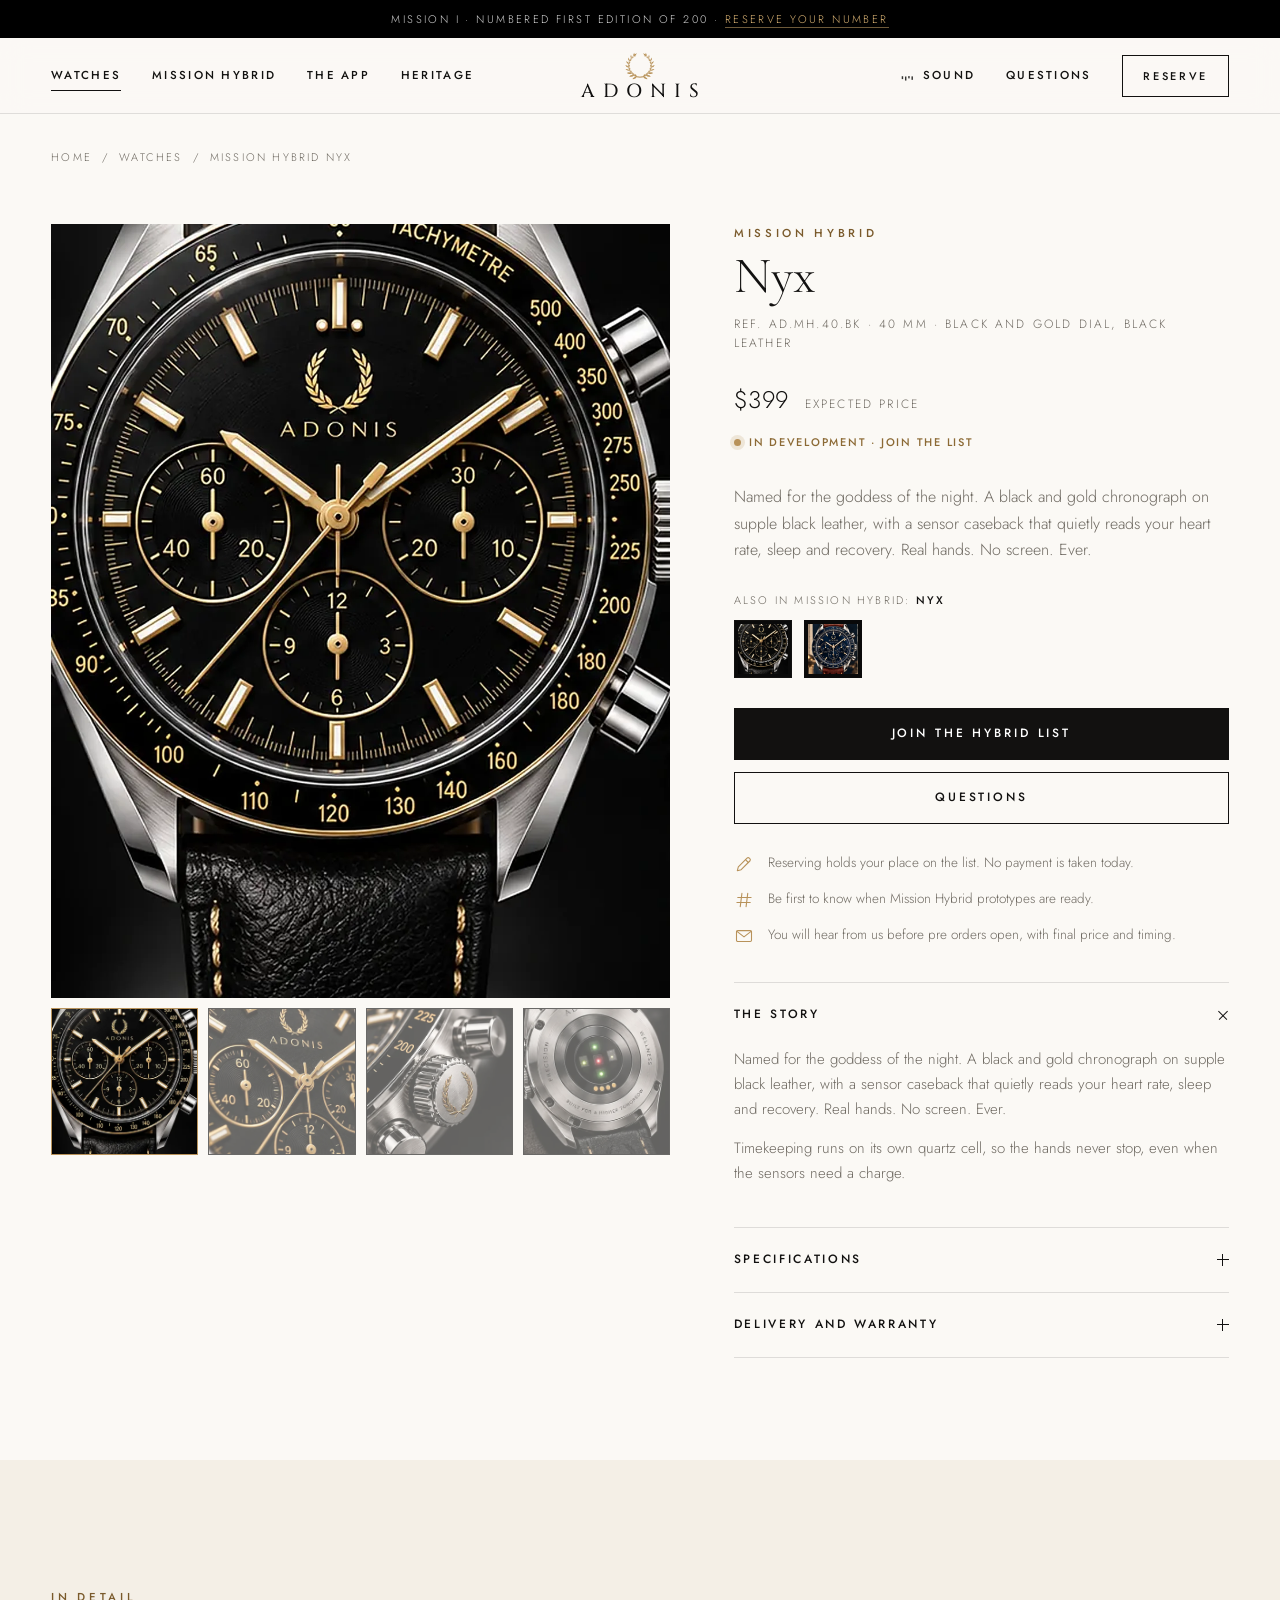
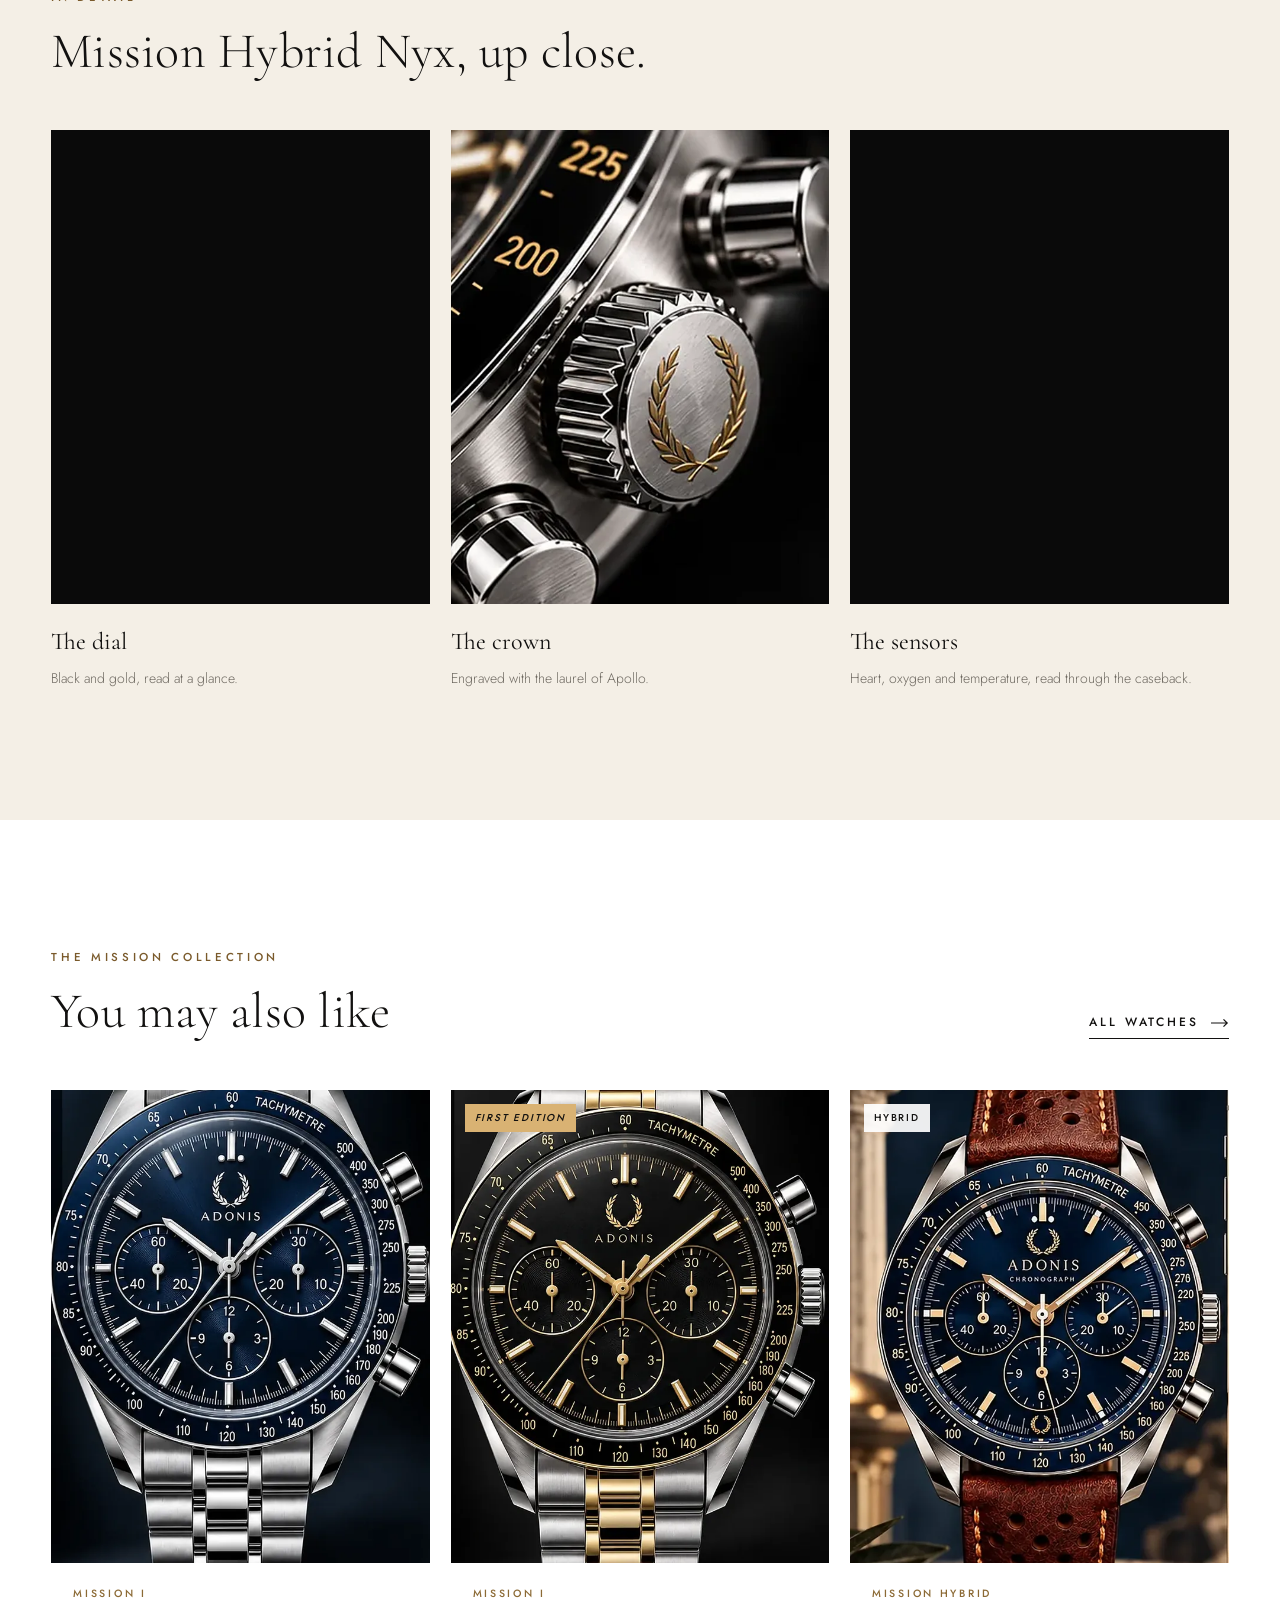
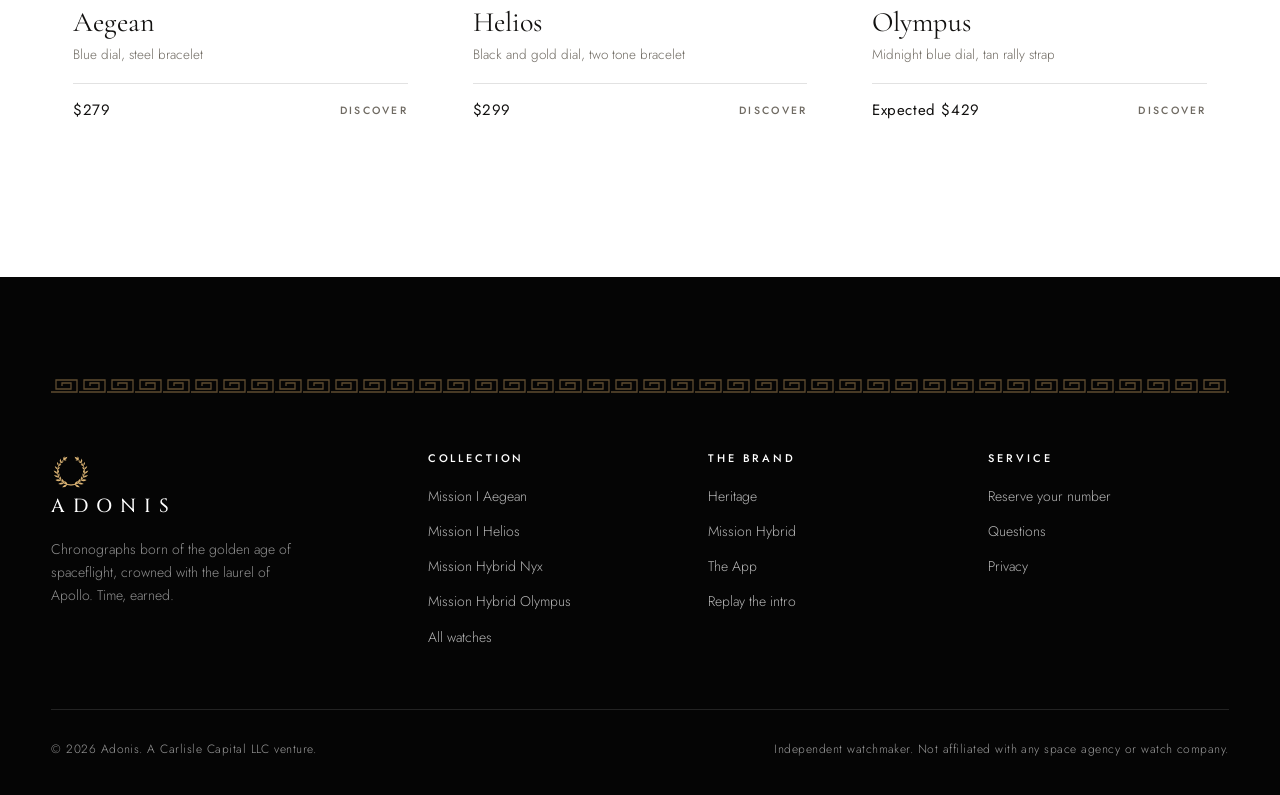
<file: watches/mission-hybrid-nyx.html>
<!doctype html>
<html lang="en" class="no-js">
<head>
<meta charset="utf-8">
<meta name="viewport" content="width=device-width,initial-scale=1,viewport-fit=cover">
<title>Mission Hybrid Nyx | Adonis</title>
<meta name="description" content="Mission Hybrid Nyx: A black and gold chronograph that reads your heart, sleep and recovery. 40 mm steel chronograph by Adonis. In development · Join the list.">
<meta name="theme-color" content="#050505">
<link rel="icon" href="../assets/img/favicon.svg" type="image/svg+xml">
<link rel="apple-touch-icon" href="../assets/img/apple-touch-icon.png">
<link rel="canonical" href="https://sergiuscommodus.github.io/adonis-watches/watches/mission-hybrid-nyx.html">
<meta property="og:type" content="website">
<meta property="og:site_name" content="Adonis">
<meta property="og:title" content="Mission Hybrid Nyx | Adonis">
<meta property="og:description" content="Mission Hybrid Nyx: A black and gold chronograph that reads your heart, sleep and recovery. 40 mm steel chronograph by Adonis. In development · Join the list.">
<meta property="og:url" content="https://sergiuscommodus.github.io/adonis-watches/watches/mission-hybrid-nyx.html">
<meta property="og:image" content="https://sergiuscommodus.github.io/adonis-watches/assets/img/og-adonis.jpg">
<meta property="og:image:width" content="1200">
<meta property="og:image:height" content="800">
<meta property="og:image:alt" content="Adonis chronographs with the laurel wreath">
<meta name="twitter:card" content="summary_large_image">
<script type="application/ld+json">{"@context":"https://schema.org","@type":"Organization","name":"Adonis","url":"https://sergiuscommodus.github.io/adonis-watches/","logo":"https://sergiuscommodus.github.io/adonis-watches/assets/img/apple-touch-icon.png","description":"Chronographs born of the golden age of spaceflight and crowned with the laurel of Apollo."}</script>
<link rel="preload" href="../assets/fonts/cormorant-garamond-latin-300-normal.woff2" as="font" type="font/woff2" crossorigin>
<link rel="preload" href="../assets/fonts/jost-latin-400-normal.woff2" as="font" type="font/woff2" crossorigin>
<link rel="preload" href="../assets/fonts/cinzel-latin-500-normal.woff2" as="font" type="font/woff2" crossorigin>
<link rel="stylesheet" href="../assets/css/style.css?v=81ae0e99">
<script>(function(d){d.classList.remove('no-js');d.classList.add('js');try{if(sessionStorage.getItem('adonis-intro')==='1'&&!/[?&]intro/.test(location.search))d.classList.add('no-intro')}catch(e){}})(document.documentElement);</script>
</head>
<body data-header="solid">
<div id="page">
<a class="skip-link" href="#main">Skip to content</a>
<div class="announce">Mission I &middot; <span class="hide-sm">Numbered </span>first edition of 200 &middot; <a href="../reserve.html">Reserve<span class="hide-sm"> your number</span></a></div>
<header class="site-header">
 <div class="hdr-inner">
  <button class="menu-toggle" type="button" aria-label="Open menu" aria-expanded="false" aria-controls="mobile-menu"><span></span><span></span></button>
  <nav class="nav nav-left" aria-label="Primary"><a href="../watches.html" aria-current="page">Watches</a><a href="../hybrid.html">Mission Hybrid</a><a href="../app.html">The App</a><a href="../heritage.html">Heritage</a></nav>
  <a class="brand" href="../index.html" aria-label="Adonis, home"><svg class="brand-laurel" viewBox="0 0 100 90" aria-hidden="true" focusable="false"><path d="M41.15 78.83Q37.41 86.43 27.73 85.64Q32.80 77.35 41.15 78.83ZM41.15 78.83Q34.07 78.00 32.40 70.05Q40.35 71.75 41.15 78.83ZM32.26 75.00Q26.78 80.98 18.10 77.64Q24.99 71.40 32.26 75.00ZM32.26 75.00Q25.99 72.34 26.59 64.58Q33.43 68.29 32.26 75.00ZM24.81 68.83Q18.18 72.83 11.12 67.44Q19.12 63.57 24.81 68.83ZM24.81 68.83Q19.78 64.70 22.42 57.76Q27.68 62.99 24.81 68.83ZM19.39 60.81Q12.26 62.69 7.26 55.86Q15.61 54.48 19.39 60.81ZM19.39 60.81Q15.90 55.68 20.18 50.04Q23.59 56.24 19.39 60.81ZM16.46 51.59Q9.45 51.39 6.72 43.82Q14.70 44.80 16.46 51.59ZM16.46 51.59Q14.65 45.98 20.06 41.98Q21.51 48.55 16.46 51.59ZM16.25 41.91Q9.92 39.86 9.46 32.25Q16.46 35.27 16.25 41.91ZM16.25 41.91Q16.10 36.33 22.09 34.14Q21.65 40.50 16.25 41.91ZM18.77 32.57Q13.58 29.02 15.18 22.00Q20.73 26.60 18.77 32.57ZM18.77 32.57Q20.12 27.46 26.13 27.07Q24.04 32.72 18.77 32.57ZM23.82 24.31Q20.07 19.73 23.38 13.81Q27.17 19.44 23.82 24.31ZM23.82 24.31Q26.39 20.06 31.93 21.30Q28.54 25.85 23.82 24.31ZM30.99 17.81Q28.82 12.70 33.37 8.25Q35.30 14.31 30.99 17.81ZM30.99 17.81Q34.43 14.66 39.09 17.25Q34.83 20.45 30.99 17.81ZM30.99 17.81Q32.58 10.61 40.95 9.46Q38.36 17.50 30.99 17.81ZM58.85 78.83Q62.59 86.43 72.27 85.64Q67.20 77.35 58.85 78.83ZM58.85 78.83Q65.93 78.00 67.60 70.05Q59.65 71.75 58.85 78.83ZM67.74 75.00Q73.22 80.98 81.90 77.64Q75.01 71.40 67.74 75.00ZM67.74 75.00Q74.01 72.34 73.41 64.58Q66.57 68.29 67.74 75.00ZM75.19 68.83Q81.82 72.83 88.88 67.44Q80.88 63.57 75.19 68.83ZM75.19 68.83Q80.22 64.70 77.58 57.76Q72.32 62.99 75.19 68.83ZM80.61 60.81Q87.74 62.69 92.74 55.86Q84.39 54.48 80.61 60.81ZM80.61 60.81Q84.10 55.68 79.82 50.04Q76.41 56.24 80.61 60.81ZM83.54 51.59Q90.55 51.39 93.28 43.82Q85.30 44.80 83.54 51.59ZM83.54 51.59Q85.35 45.98 79.94 41.98Q78.49 48.55 83.54 51.59ZM83.75 41.91Q90.08 39.86 90.54 32.25Q83.54 35.27 83.75 41.91ZM83.75 41.91Q83.90 36.33 77.91 34.14Q78.35 40.50 83.75 41.91ZM81.23 32.57Q86.42 29.02 84.82 22.00Q79.27 26.60 81.23 32.57ZM81.23 32.57Q79.88 27.46 73.87 27.07Q75.96 32.72 81.23 32.57ZM76.18 24.31Q79.93 19.73 76.62 13.81Q72.83 19.44 76.18 24.31ZM76.18 24.31Q73.61 20.06 68.07 21.30Q71.46 25.85 76.18 24.31ZM69.01 17.81Q71.18 12.70 66.63 8.25Q64.70 14.31 69.01 17.81ZM69.01 17.81Q65.57 14.66 60.91 17.25Q65.17 20.45 69.01 17.81ZM69.01 17.81Q67.42 10.61 59.05 9.46Q61.64 17.50 69.01 17.81Z" fill="currentColor"/><path d="M69.01 74.19 L60.30 78.40 L50.76 79.99 L41.15 78.83 L32.26 75.00 L24.81 68.83 L19.39 60.81 L16.46 51.59 L16.25 41.91 L18.77 32.57 L23.82 24.31 L30.99 17.81" fill="none" stroke="currentColor" stroke-width="2" stroke-linecap="round"/><path d="M30.99 74.19L39.70 78.40L49.24 79.99L58.85 78.83L67.74 75.00L75.19 68.83L80.61 60.81L83.54 51.59L83.75 41.91L81.23 32.57L76.18 24.31L69.01 17.81" fill="none" stroke="currentColor" stroke-width="2" stroke-linecap="round"/></svg><span class="brand-word">ADONIS</span></a>
  <nav class="nav nav-right" aria-label="Secondary"><button class="snd snd-head" type="button" aria-pressed="false"><svg viewBox="0 0 18 18" fill="currentColor" aria-hidden="true"><rect class="bar" x="1" y="4" width="2" height="10"/><rect class="bar" x="5.5" y="2" width="2" height="14"/><rect class="bar" x="10" y="5" width="2" height="8"/><rect class="bar" x="14.5" y="3" width="2" height="12"/></svg><span class="snd-label">Sound</span></button><a href="../reserve.html#faq">Questions</a><a class="btn-reserve" href="../reserve.html">Reserve</a></nav>
  <div class="mobile-right"><button class="snd snd-head" type="button" aria-pressed="false"><svg viewBox="0 0 18 18" fill="currentColor" aria-hidden="true"><rect class="bar" x="1" y="4" width="2" height="10"/><rect class="bar" x="5.5" y="2" width="2" height="14"/><rect class="bar" x="10" y="5" width="2" height="8"/><rect class="bar" x="14.5" y="3" width="2" height="12"/></svg><span class="snd-label">Sound</span></button><a class="mobile-reserve" href="../reserve.html">Reserve</a></div>
 </div>
</header>
<div class="mobile-menu" id="mobile-menu">
 <a class="mm-link" href="../watches.html">Watches<span>Collection</span></a><a class="mm-link" href="../hybrid.html">Mission Hybrid<span>Health</span></a><a class="mm-link" href="../app.html">The App<span>Companion</span></a><a class="mm-link" href="../heritage.html">Heritage<span>Our story</span></a>
 <a class="mm-link" href="../reserve.html#faq">Questions<span>Help</span></a>
 <a class="btn btn-block" href="../reserve.html">Reserve your number</a>
</div>
<main id="main">

<div class="wrap">
 <nav class="breadcrumb" aria-label="Breadcrumb" style="margin-top:34px"><a href="../index.html">Home</a><span>/</span><a href="../watches.html">Watches</a><span>/</span><span>Mission Hybrid Nyx</span></nav>
 <div class="pdp">
  <div data-gallery>
   <div class="gallery-main"><img class="active" src="../assets/img/nyx-watch.webp" width="1074" height="2172" srcset="../assets/img/nyx-watch-640.webp 640w, ../assets/img/nyx-watch.webp 1074w" sizes="(max-width: 900px) 100vw, 55vw" alt="Mission Hybrid Nyx, front view" fetchpriority="high" decoding="async"><img class="" src="../assets/img/nyx-dial.webp" width="908" height="1318" srcset="../assets/img/nyx-dial-640.webp 640w, ../assets/img/nyx-dial.webp 908w" sizes="(max-width: 900px) 100vw, 55vw" alt="Nyx dial in close up" loading="lazy" decoding="async"><img class="" src="../assets/img/nyx-crown.webp" width="666" height="682" alt="Crown engraved with the Adonis laurel" loading="lazy" decoding="async"><img class="" src="../assets/img/nyx-caseback.webp" width="832" height="1274" srcset="../assets/img/nyx-caseback-640.webp 640w, ../assets/img/nyx-caseback.webp 832w" sizes="(max-width: 900px) 100vw, 55vw" alt="Sensor caseback of Mission Hybrid" loading="lazy" decoding="async"></div>
   <div class="thumbs"><button type="button" aria-current="true" aria-label="Show Mission Hybrid Nyx, front view"><img src="../assets/img/nyx-watch-640.webp" alt="" loading="lazy" decoding="async"></button><button type="button" aria-current="false" aria-label="Show Nyx dial in close up"><img src="../assets/img/nyx-dial-640.webp" alt="" loading="lazy" decoding="async"></button><button type="button" aria-current="false" aria-label="Show Crown engraved with the Adonis laurel"><img src="../assets/img/nyx-crown.webp" alt="" loading="lazy" decoding="async"></button><button type="button" aria-current="false" aria-label="Show Sensor caseback of Mission Hybrid"><img src="../assets/img/nyx-caseback-640.webp" alt="" loading="lazy" decoding="async"></button></div>
  </div>
  <div class="pdp-info">
   <p class="eyebrow" style="margin-bottom:6px">Mission Hybrid</p>
   <h1>Nyx</h1>
   <p class="pdp-ref">Ref. AD.MH.40.BK &middot; 40 mm &middot; Black and gold dial, black leather</p>
   <div class="pdp-price"><span>$399</span><span class="pdp-ref">Expected price</span></div>
   <p class="status">In development · Join the list</p>
   <p class="pdp-desc">Named for the goddess of the night. A black and gold chronograph on supple black leather, with a sensor caseback that quietly reads your heart rate, sleep and recovery. Real hands. No screen. Ever.</p>
   <p class="swatch-label">Also in Mission Hybrid: <b>Nyx</b></p>
   <div class="swatches"><a href="mission-hybrid-nyx.html" aria-current="page" aria-label="Mission Hybrid Nyx" title="Mission Hybrid Nyx"><img src="../assets/img/nyx-watch-640.webp" alt="" loading="lazy" decoding="async"></a><a href="mission-hybrid-olympus.html" aria-label="Mission Hybrid Olympus" title="Mission Hybrid Olympus"><img src="../assets/img/olympus-watch-640.webp" alt="" loading="lazy" decoding="async"></a></div>
   <div class="pdp-actions">
    <a class="btn btn-block" href="../reserve.html?model=mission-hybrid-nyx">Join the Hybrid list</a>
    <a class="btn btn-ghost btn-block" href="../reserve.html#faq">Questions</a>
   </div>
   <ul class="assure"><li><svg viewBox="0 0 24 24" fill="none" stroke="currentColor" stroke-width="1.3" stroke-linecap="round" stroke-linejoin="round" aria-hidden="true" focusable="false"><path d="M4 20l1.2-4.6L15.6 5a2 2 0 0 1 2.8 0l.6.6a2 2 0 0 1 0 2.8L8.6 18.8z"/><path d="M13.8 6.8l3.4 3.4"/></svg><span>Reserving holds your place on the list. No payment is taken today.</span></li><li><svg viewBox="0 0 24 24" fill="none" stroke="currentColor" stroke-width="1.3" stroke-linecap="round" stroke-linejoin="round" aria-hidden="true" focusable="false"><path d="M9.5 4l-2 16M16.5 4l-2 16M4.5 9h16M3.5 15h16"/></svg><span>Be first to know when Mission Hybrid prototypes are ready.</span></li><li><svg viewBox="0 0 24 24" fill="none" stroke="currentColor" stroke-width="1.3" stroke-linecap="round" stroke-linejoin="round" aria-hidden="true" focusable="false"><rect x="3" y="5.5" width="18" height="13" rx="1.5"/><path d="M3.5 6.5l8.5 6.5 8.5-6.5"/></svg><span>You will hear from us before pre orders open, with final price and timing.</span></li></ul>
   <div class="acc">
    <details open><summary>The story</summary><div class="acc-body"><p>Named for the goddess of the night. A black and gold chronograph on supple black leather, with a sensor caseback that quietly reads your heart rate, sleep and recovery. Real hands. No screen. Ever.</p><p>Timekeeping runs on its own quartz cell, so the hands never stop, even when the sensors need a charge.</p></div></details>
    <details><summary>Specifications</summary><div class="acc-body"><table class="spec-table"><tbody><tr><th scope="row">Case</th><td>40 mm stainless steel, polished and brushed</td></tr><tr><th scope="row">Timekeeping</th><td>Quartz, set automatically from your phone</td></tr><tr><th scope="row">Sensors</th><td>Optical heart rate, blood oxygen, skin temperature, motion</td></tr><tr><th scope="row">Tracks</th><td>Heart rate, HRV, blood oxygen, sleep, steps, workouts</td></tr><tr><th scope="row">Alerts</th><td>Silent vibration for calls and messages</td></tr><tr><th scope="row">Battery</th><td>Hands run on their own cell. Sensors recharge, target of up to 10 days</td></tr><tr><th scope="row">Connectivity</th><td>Bluetooth, Adonis app for iPhone and Android</td></tr><tr><th scope="row">Water resistance</th><td>50 m</td></tr><tr><th scope="row">Strap</th><td>Black calfskin with contrast stitching</td></tr></tbody></table><p class="prelim">Preliminary specifications. Final figures are confirmed before production.</p></div></details>
    <details><summary>Delivery and warranty</summary><div class="acc-body"><p>Delivery dates, shipping regions and warranty terms will be confirmed when pre orders open. Everyone on the list hears first.</p></div></details>
   </div>
  </div>
 </div>
</div>
<section class="section on-ivory" aria-labelledby="dt-title">
 <div class="wrap">
  <div class="section-head" data-reveal><div><p class="eyebrow">In detail</p><h2 class="h2" id="dt-title">Mission Hybrid Nyx, up close.</h2></div></div>
  <div class="detail-trio"><figure data-reveal data-reveal-delay="0"><div class="dt-img"><img src="../assets/img/nyx-dial.webp" width="908" height="1318" srcset="../assets/img/nyx-dial-640.webp 640w, ../assets/img/nyx-dial.webp 908w" sizes="(max-width: 760px) 100vw, 50vw" alt="Mission Hybrid Nyx, the dial" loading="lazy" decoding="async"></div><figcaption><strong>The dial</strong><span>Black and gold, read at a glance.</span></figcaption></figure><figure data-reveal data-reveal-delay="1"><div class="dt-img"><img src="../assets/img/nyx-crown.webp" width="666" height="682" alt="Mission Hybrid Nyx, the crown" loading="lazy" decoding="async"></div><figcaption><strong>The crown</strong><span>Engraved with the laurel of Apollo.</span></figcaption></figure><figure data-reveal data-reveal-delay="2"><div class="dt-img"><img src="../assets/img/nyx-caseback.webp" width="832" height="1274" srcset="../assets/img/nyx-caseback-640.webp 640w, ../assets/img/nyx-caseback.webp 832w" sizes="(max-width: 760px) 100vw, 50vw" alt="Mission Hybrid Nyx, the sensors" loading="lazy" decoding="async"></div><figcaption><strong>The sensors</strong><span>Heart, oxygen and temperature, read through the caseback.</span></figcaption></figure></div>
 </div>
</section>
<section class="section on-white" aria-labelledby="rel-title">
 <div class="wrap">
  <div class="section-head" data-reveal><div><p class="eyebrow">The Mission Collection</p><h2 class="h2" id="rel-title">You may also like</h2></div><a class="link-arrow" href="../watches.html">All watches<svg viewBox="0 0 18 10" aria-hidden="true" focusable="false"><path d="M0 5h16M12.5 1.3L16.2 5l-3.7 3.7" fill="none" stroke="currentColor" stroke-width="1.2"/></svg></a></div>
  <div class="grid-cards three"><a class="card" href="../watches/mission-i-aegean.html" data-line="mission-i" data-reveal data-reveal-delay="0">
 <div class="card-media"><img src="../assets/img/aegean-watch.webp" width="1222" height="2172" srcset="../assets/img/aegean-watch-640.webp 640w, ../assets/img/aegean-watch.webp 1222w" sizes="(max-width: 760px) 100vw, 50vw" alt="Mission I Aegean" loading="lazy" decoding="async"><img class="alt" src="../assets/img/aegean-caseback.webp" width="712" height="1398" srcset="../assets/img/aegean-caseback-640.webp 640w, ../assets/img/aegean-caseback.webp 712w" sizes="(max-width: 760px) 100vw, 50vw" alt="" loading="lazy" decoding="async"></div>
 <div class="card-body">
  <p class="card-col">Mission I</p>
  <h3>Aegean</h3>
  <p class="card-desc">Blue dial, steel bracelet</p>
  <div class="card-foot"><span class="card-price">$279</span><span class="card-cta">Discover</span></div>
 </div>
</a><a class="card" href="../watches/mission-i-helios.html" data-line="mission-i" data-reveal data-reveal-delay="1">
 <div class="card-media"><span class="card-badge gold">First edition</span><img src="../assets/img/helios-watch.webp" width="1270" height="2048" srcset="../assets/img/helios-watch-640.webp 640w, ../assets/img/helios-watch.webp 1270w" sizes="(max-width: 760px) 100vw, 50vw" alt="Mission I Helios" loading="lazy" decoding="async"><img class="alt" src="../assets/img/helios-caseback.webp" width="760" height="1280" srcset="../assets/img/helios-caseback-640.webp 640w, ../assets/img/helios-caseback.webp 760w" sizes="(max-width: 760px) 100vw, 50vw" alt="" loading="lazy" decoding="async"></div>
 <div class="card-body">
  <p class="card-col">Mission I</p>
  <h3>Helios</h3>
  <p class="card-desc">Black and gold dial, two tone bracelet</p>
  <div class="card-foot"><span class="card-price">$299</span><span class="card-cta">Discover</span></div>
 </div>
</a><a class="card" href="../watches/mission-hybrid-olympus.html" data-line="mission-hybrid" data-reveal data-reveal-delay="2">
 <div class="card-media"><span class="card-badge">Hybrid</span><img src="../assets/img/olympus-watch.webp" width="966" height="1538" srcset="../assets/img/olympus-watch-640.webp 640w, ../assets/img/olympus-watch.webp 966w" sizes="(max-width: 760px) 100vw, 50vw" alt="Mission Hybrid Olympus" loading="lazy" decoding="async"><img class="alt" src="../assets/img/app-home.webp" width="376" height="920" alt="" loading="lazy" decoding="async"></div>
 <div class="card-body">
  <p class="card-col">Mission Hybrid</p>
  <h3>Olympus</h3>
  <p class="card-desc">Midnight blue dial, tan rally strap</p>
  <div class="card-foot"><span class="card-price">Expected $429</span><span class="card-cta">Discover</span></div>
 </div>
</a></div>
 </div>
</section>
<script type="application/ld+json">{"@context":"https://schema.org","@type":"Product","name":"Adonis Mission Hybrid Nyx","brand":{"@type":"Brand","name":"Adonis"},"sku":"AD.MH.40.BK","url":"https://sergiuscommodus.github.io/adonis-watches/watches/mission-hybrid-nyx.html","description":"Named for the goddess of the night. A black and gold chronograph on supple black leather, with a sensor caseback that quietly reads your heart rate, sleep and recovery. Real hands. No screen. Ever.","image":["https://sergiuscommodus.github.io/adonis-watches/assets/img/nyx-watch.webp"],"category":"Watches"}</script><script type="application/ld+json">{"@context":"https://schema.org","@type":"BreadcrumbList","itemListElement":[{"@type":"ListItem","position":1,"name":"Home","item":"https://sergiuscommodus.github.io/adonis-watches/"},{"@type":"ListItem","position":2,"name":"Watches","item":"https://sergiuscommodus.github.io/adonis-watches/watches.html"},{"@type":"ListItem","position":3,"name":"Mission Hybrid Nyx","item":"https://sergiuscommodus.github.io/adonis-watches/watches/mission-hybrid-nyx.html"}]}</script>
</main>
<footer class="site-footer">
 <div class="wrap">
  <div class="meander-rule" aria-hidden="true"></div>
  <div class="ft-top">
   <div class="ft-brand">
    <a class="brand" href="../index.html" aria-label="Adonis, home"><svg class="brand-laurel" viewBox="0 0 100 90" aria-hidden="true" focusable="false"><path d="M41.15 78.83Q37.41 86.43 27.73 85.64Q32.80 77.35 41.15 78.83ZM41.15 78.83Q34.07 78.00 32.40 70.05Q40.35 71.75 41.15 78.83ZM32.26 75.00Q26.78 80.98 18.10 77.64Q24.99 71.40 32.26 75.00ZM32.26 75.00Q25.99 72.34 26.59 64.58Q33.43 68.29 32.26 75.00ZM24.81 68.83Q18.18 72.83 11.12 67.44Q19.12 63.57 24.81 68.83ZM24.81 68.83Q19.78 64.70 22.42 57.76Q27.68 62.99 24.81 68.83ZM19.39 60.81Q12.26 62.69 7.26 55.86Q15.61 54.48 19.39 60.81ZM19.39 60.81Q15.90 55.68 20.18 50.04Q23.59 56.24 19.39 60.81ZM16.46 51.59Q9.45 51.39 6.72 43.82Q14.70 44.80 16.46 51.59ZM16.46 51.59Q14.65 45.98 20.06 41.98Q21.51 48.55 16.46 51.59ZM16.25 41.91Q9.92 39.86 9.46 32.25Q16.46 35.27 16.25 41.91ZM16.25 41.91Q16.10 36.33 22.09 34.14Q21.65 40.50 16.25 41.91ZM18.77 32.57Q13.58 29.02 15.18 22.00Q20.73 26.60 18.77 32.57ZM18.77 32.57Q20.12 27.46 26.13 27.07Q24.04 32.72 18.77 32.57ZM23.82 24.31Q20.07 19.73 23.38 13.81Q27.17 19.44 23.82 24.31ZM23.82 24.31Q26.39 20.06 31.93 21.30Q28.54 25.85 23.82 24.31ZM30.99 17.81Q28.82 12.70 33.37 8.25Q35.30 14.31 30.99 17.81ZM30.99 17.81Q34.43 14.66 39.09 17.25Q34.83 20.45 30.99 17.81ZM30.99 17.81Q32.58 10.61 40.95 9.46Q38.36 17.50 30.99 17.81ZM58.85 78.83Q62.59 86.43 72.27 85.64Q67.20 77.35 58.85 78.83ZM58.85 78.83Q65.93 78.00 67.60 70.05Q59.65 71.75 58.85 78.83ZM67.74 75.00Q73.22 80.98 81.90 77.64Q75.01 71.40 67.74 75.00ZM67.74 75.00Q74.01 72.34 73.41 64.58Q66.57 68.29 67.74 75.00ZM75.19 68.83Q81.82 72.83 88.88 67.44Q80.88 63.57 75.19 68.83ZM75.19 68.83Q80.22 64.70 77.58 57.76Q72.32 62.99 75.19 68.83ZM80.61 60.81Q87.74 62.69 92.74 55.86Q84.39 54.48 80.61 60.81ZM80.61 60.81Q84.10 55.68 79.82 50.04Q76.41 56.24 80.61 60.81ZM83.54 51.59Q90.55 51.39 93.28 43.82Q85.30 44.80 83.54 51.59ZM83.54 51.59Q85.35 45.98 79.94 41.98Q78.49 48.55 83.54 51.59ZM83.75 41.91Q90.08 39.86 90.54 32.25Q83.54 35.27 83.75 41.91ZM83.75 41.91Q83.90 36.33 77.91 34.14Q78.35 40.50 83.75 41.91ZM81.23 32.57Q86.42 29.02 84.82 22.00Q79.27 26.60 81.23 32.57ZM81.23 32.57Q79.88 27.46 73.87 27.07Q75.96 32.72 81.23 32.57ZM76.18 24.31Q79.93 19.73 76.62 13.81Q72.83 19.44 76.18 24.31ZM76.18 24.31Q73.61 20.06 68.07 21.30Q71.46 25.85 76.18 24.31ZM69.01 17.81Q71.18 12.70 66.63 8.25Q64.70 14.31 69.01 17.81ZM69.01 17.81Q65.57 14.66 60.91 17.25Q65.17 20.45 69.01 17.81ZM69.01 17.81Q67.42 10.61 59.05 9.46Q61.64 17.50 69.01 17.81Z" fill="currentColor"/><path d="M69.01 74.19 L60.30 78.40 L50.76 79.99 L41.15 78.83 L32.26 75.00 L24.81 68.83 L19.39 60.81 L16.46 51.59 L16.25 41.91 L18.77 32.57 L23.82 24.31 L30.99 17.81" fill="none" stroke="currentColor" stroke-width="2" stroke-linecap="round"/><path d="M30.99 74.19L39.70 78.40L49.24 79.99L58.85 78.83L67.74 75.00L75.19 68.83L80.61 60.81L83.54 51.59L83.75 41.91L81.23 32.57L76.18 24.31L69.01 17.81" fill="none" stroke="currentColor" stroke-width="2" stroke-linecap="round"/></svg><span class="brand-word">ADONIS</span></a>
    <p>Chronographs born of the golden age of spaceflight, crowned with the laurel of Apollo. Time, earned.</p>
    <div class="socials">
     <a data-social="instagram" href="#" aria-label="Adonis on Instagram" rel="noopener"><svg viewBox="0 0 24 24" fill="none" stroke="currentColor" stroke-width="1.3" stroke-linecap="round" stroke-linejoin="round" aria-hidden="true" focusable="false"><rect x="3.5" y="3.5" width="17" height="17" rx="4.5"/><circle cx="12" cy="12" r="4"/><circle cx="17.2" cy="6.8" r=".6" fill="currentColor"/></svg></a>
     <a data-social="tiktok" href="#" aria-label="Adonis on TikTok" rel="noopener"><svg viewBox="0 0 24 24" fill="none" stroke="currentColor" stroke-width="1.3" stroke-linecap="round" stroke-linejoin="round" aria-hidden="true" focusable="false"><path d="M14 3.5v11.2a3.8 3.8 0 1 1-3.8-3.8"/><path d="M14 3.5c.4 2.6 2.2 4.4 5 4.6"/></svg></a>
    </div>
   </div>
   <div><h2>Collection</h2><ul><li><a href="../watches/mission-i-aegean.html">Mission I Aegean</a></li><li><a href="../watches/mission-i-helios.html">Mission I Helios</a></li><li><a href="../watches/mission-hybrid-nyx.html">Mission Hybrid Nyx</a></li><li><a href="../watches/mission-hybrid-olympus.html">Mission Hybrid Olympus</a></li><li><a href="../watches.html">All watches</a></li></ul></div>
   <div><h2>The brand</h2><ul><li><a href="../heritage.html">Heritage</a></li><li><a href="../hybrid.html">Mission Hybrid</a></li><li><a href="../app.html">The App</a></li><li><a href="../index.html?intro" data-replay-intro>Replay the intro</a></li></ul></div>
   <div><h2>Service</h2><ul><li><a href="../reserve.html">Reserve your number</a></li><li><a href="../reserve.html#faq">Questions</a></li><li><a href="../privacy.html">Privacy</a></li></ul></div>
  </div>
  <div class="ft-bottom">
   <span>&copy; <span data-year>2026</span> Adonis. A Carlisle Capital LLC venture.</span>
   <span>Independent watchmaker. Not affiliated with any space agency or watch company.</span>
  </div>
 </div>
</footer>
</div>
<script src="../assets/js/audio.js?v=20c00909"></script>
<script src="../assets/js/config.js?v=08b96ac7"></script>
<script src="../assets/js/main.js?v=28fbf96b" defer></script>
</body>
</html>
</file>
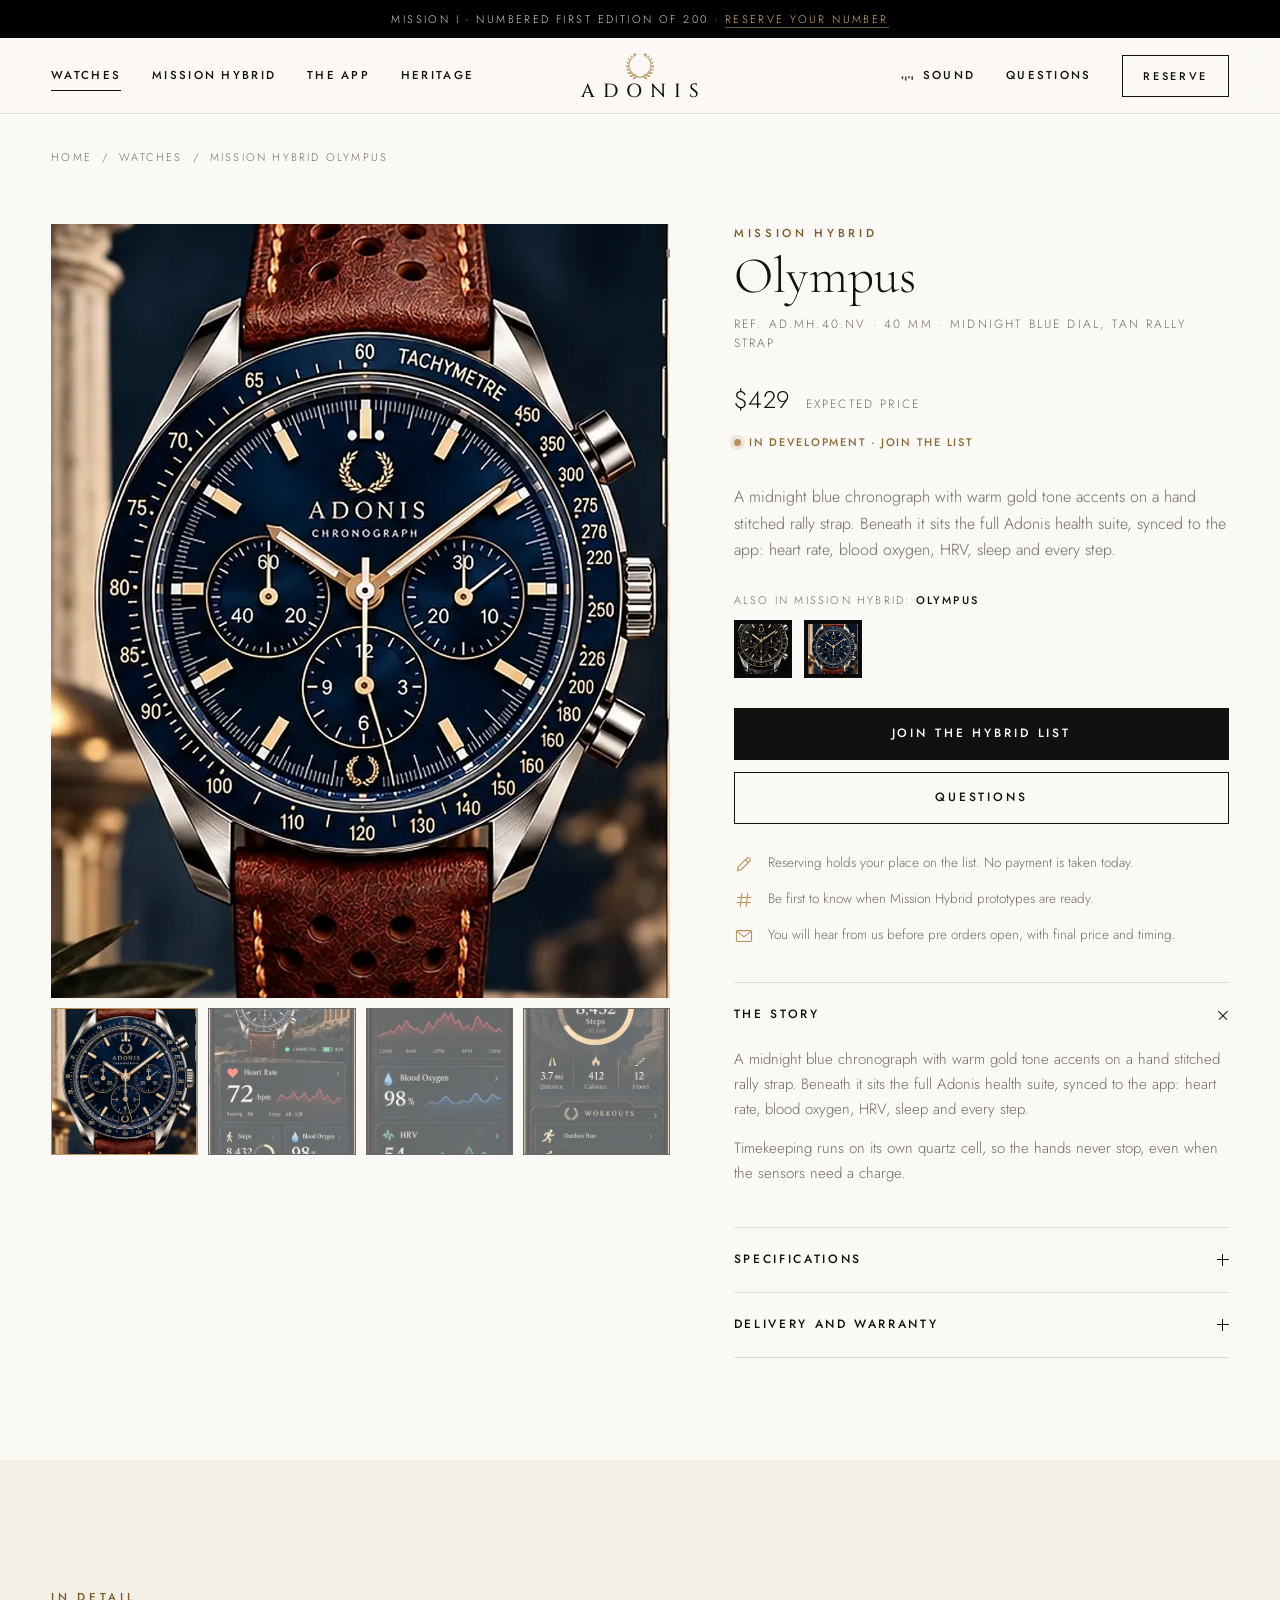
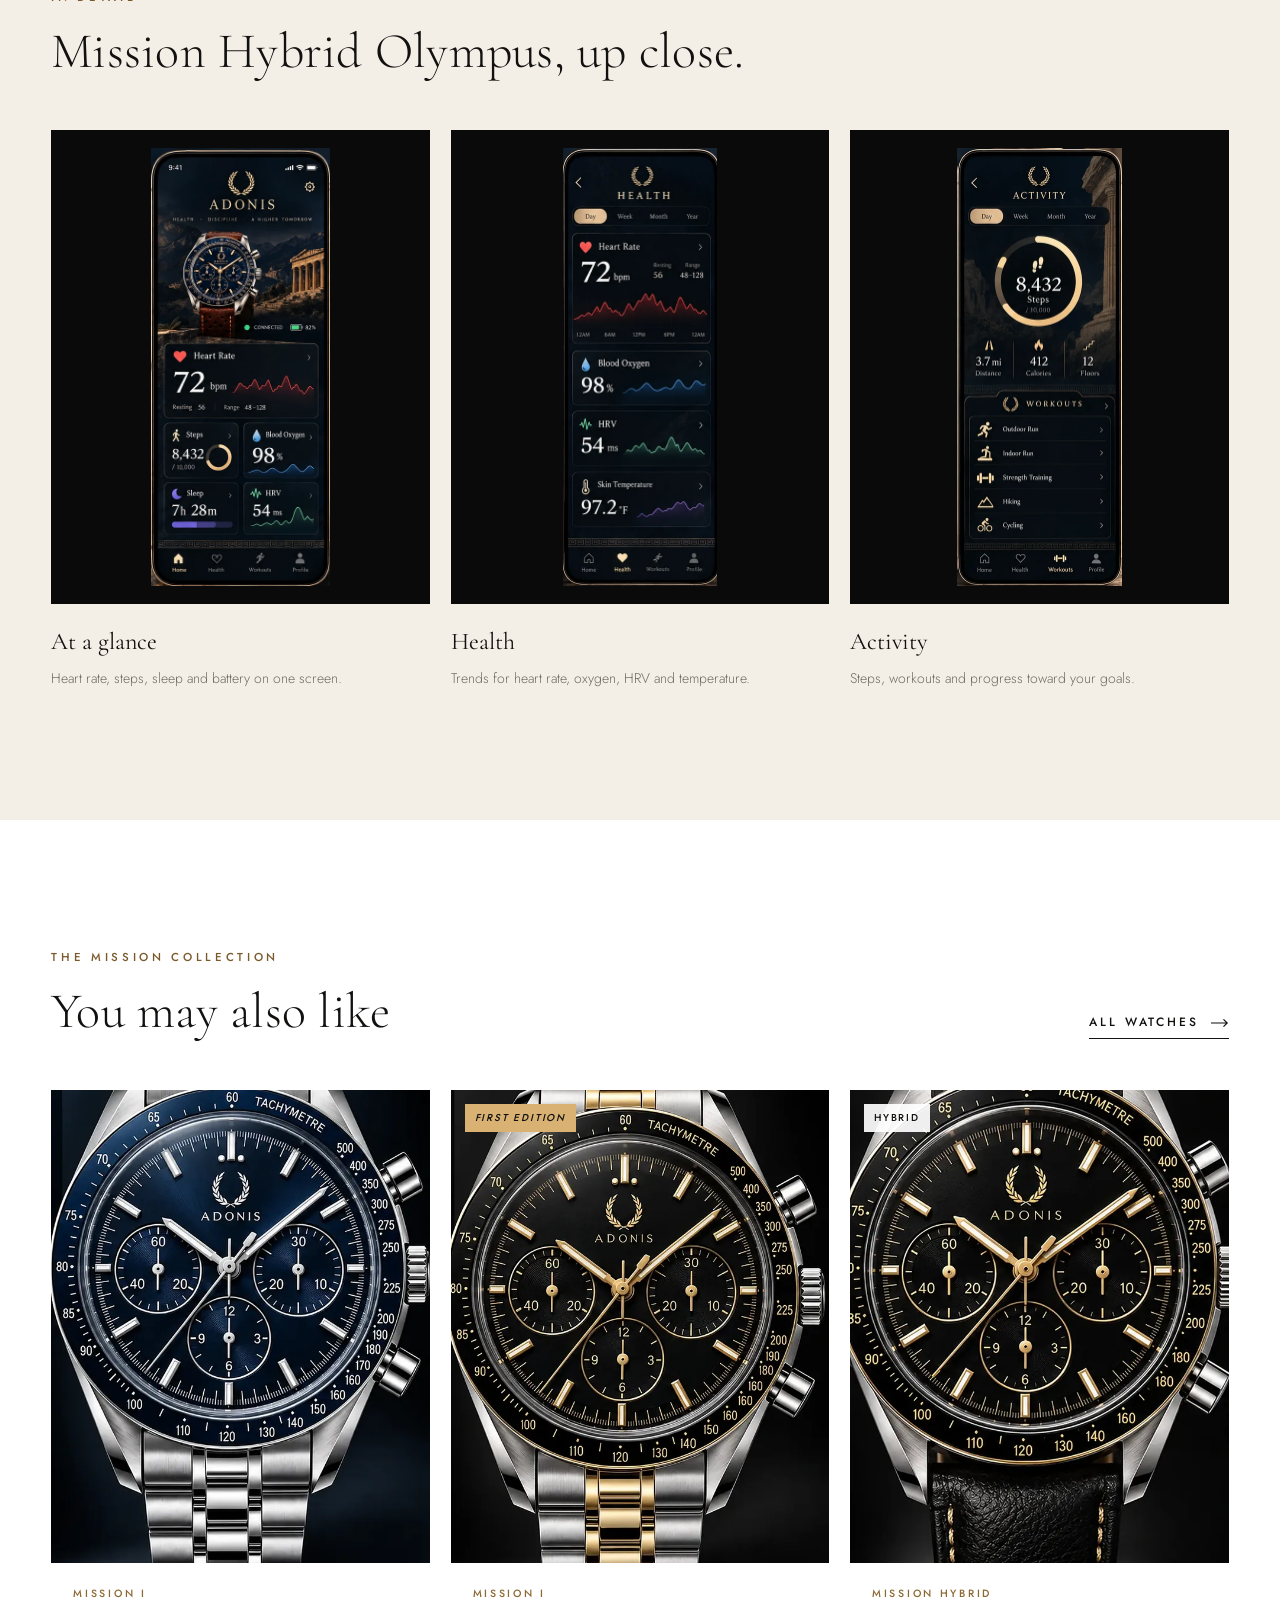
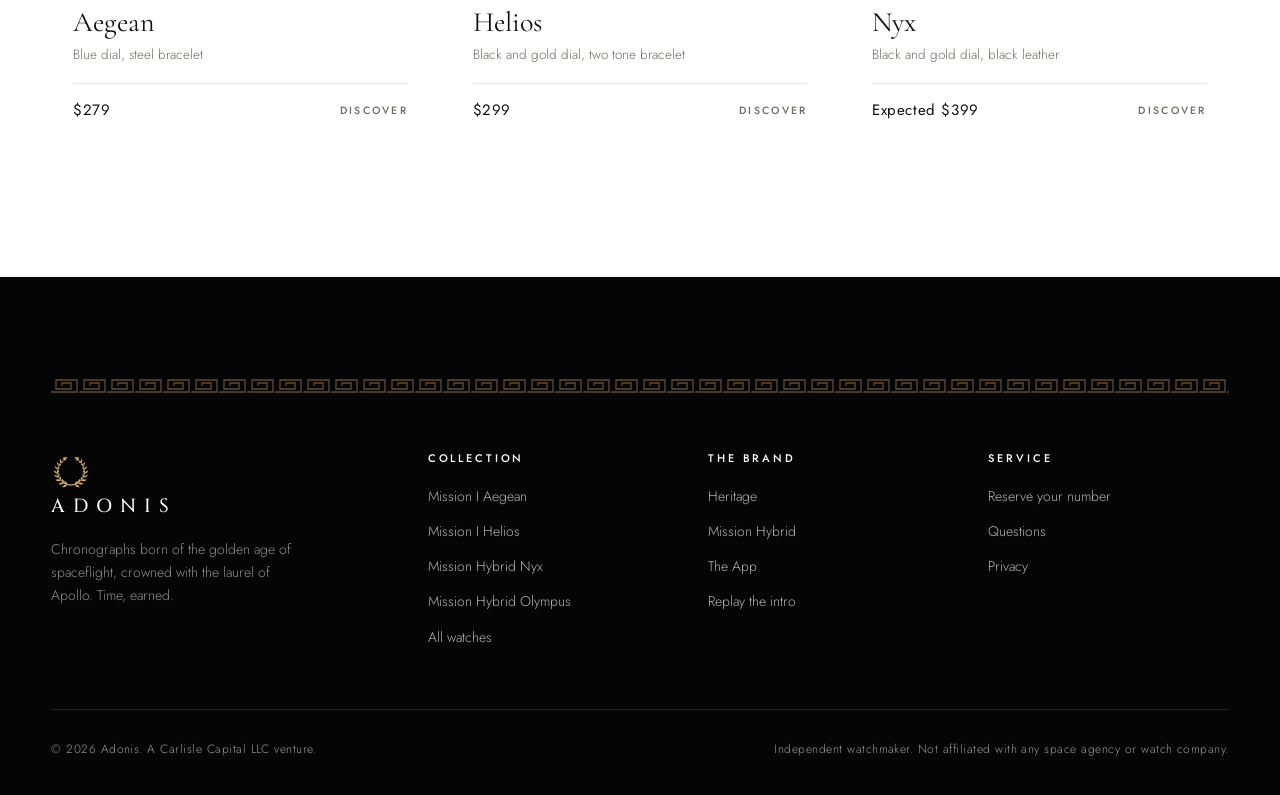
<file: watches/mission-hybrid-olympus.html>
<!doctype html>
<html lang="en" class="no-js">
<head>
<meta charset="utf-8">
<meta name="viewport" content="width=device-width,initial-scale=1,viewport-fit=cover">
<title>Mission Hybrid Olympus | Adonis</title>
<meta name="description" content="Mission Hybrid Olympus: Midnight blue and gold on a rally strap, with the full Adonis health suite. 40 mm steel chronograph by Adonis. In development · Join the list.">
<meta name="theme-color" content="#050505">
<link rel="icon" href="../assets/img/favicon.svg" type="image/svg+xml">
<link rel="apple-touch-icon" href="../assets/img/apple-touch-icon.png">
<link rel="canonical" href="https://sergiuscommodus.github.io/adonis-watches/watches/mission-hybrid-olympus.html">
<meta property="og:type" content="website">
<meta property="og:site_name" content="Adonis">
<meta property="og:title" content="Mission Hybrid Olympus | Adonis">
<meta property="og:description" content="Mission Hybrid Olympus: Midnight blue and gold on a rally strap, with the full Adonis health suite. 40 mm steel chronograph by Adonis. In development · Join the list.">
<meta property="og:url" content="https://sergiuscommodus.github.io/adonis-watches/watches/mission-hybrid-olympus.html">
<meta property="og:image" content="https://sergiuscommodus.github.io/adonis-watches/assets/img/og-adonis.jpg">
<meta property="og:image:width" content="1200">
<meta property="og:image:height" content="800">
<meta property="og:image:alt" content="Adonis chronographs with the laurel wreath">
<meta name="twitter:card" content="summary_large_image">
<script type="application/ld+json">{"@context":"https://schema.org","@type":"Organization","name":"Adonis","url":"https://sergiuscommodus.github.io/adonis-watches/","logo":"https://sergiuscommodus.github.io/adonis-watches/assets/img/apple-touch-icon.png","description":"Chronographs born of the golden age of spaceflight and crowned with the laurel of Apollo."}</script>
<link rel="preload" href="../assets/fonts/cormorant-garamond-latin-300-normal.woff2" as="font" type="font/woff2" crossorigin>
<link rel="preload" href="../assets/fonts/jost-latin-400-normal.woff2" as="font" type="font/woff2" crossorigin>
<link rel="preload" href="../assets/fonts/cinzel-latin-500-normal.woff2" as="font" type="font/woff2" crossorigin>
<link rel="stylesheet" href="../assets/css/style.css?v=81ae0e99">
<script>(function(d){d.classList.remove('no-js');d.classList.add('js');try{if(sessionStorage.getItem('adonis-intro')==='1'&&!/[?&]intro/.test(location.search))d.classList.add('no-intro')}catch(e){}})(document.documentElement);</script>
</head>
<body data-header="solid">
<div id="page">
<a class="skip-link" href="#main">Skip to content</a>
<div class="announce">Mission I &middot; <span class="hide-sm">Numbered </span>first edition of 200 &middot; <a href="../reserve.html">Reserve<span class="hide-sm"> your number</span></a></div>
<header class="site-header">
 <div class="hdr-inner">
  <button class="menu-toggle" type="button" aria-label="Open menu" aria-expanded="false" aria-controls="mobile-menu"><span></span><span></span></button>
  <nav class="nav nav-left" aria-label="Primary"><a href="../watches.html" aria-current="page">Watches</a><a href="../hybrid.html">Mission Hybrid</a><a href="../app.html">The App</a><a href="../heritage.html">Heritage</a></nav>
  <a class="brand" href="../index.html" aria-label="Adonis, home"><svg class="brand-laurel" viewBox="0 0 100 90" aria-hidden="true" focusable="false"><path d="M41.15 78.83Q37.41 86.43 27.73 85.64Q32.80 77.35 41.15 78.83ZM41.15 78.83Q34.07 78.00 32.40 70.05Q40.35 71.75 41.15 78.83ZM32.26 75.00Q26.78 80.98 18.10 77.64Q24.99 71.40 32.26 75.00ZM32.26 75.00Q25.99 72.34 26.59 64.58Q33.43 68.29 32.26 75.00ZM24.81 68.83Q18.18 72.83 11.12 67.44Q19.12 63.57 24.81 68.83ZM24.81 68.83Q19.78 64.70 22.42 57.76Q27.68 62.99 24.81 68.83ZM19.39 60.81Q12.26 62.69 7.26 55.86Q15.61 54.48 19.39 60.81ZM19.39 60.81Q15.90 55.68 20.18 50.04Q23.59 56.24 19.39 60.81ZM16.46 51.59Q9.45 51.39 6.72 43.82Q14.70 44.80 16.46 51.59ZM16.46 51.59Q14.65 45.98 20.06 41.98Q21.51 48.55 16.46 51.59ZM16.25 41.91Q9.92 39.86 9.46 32.25Q16.46 35.27 16.25 41.91ZM16.25 41.91Q16.10 36.33 22.09 34.14Q21.65 40.50 16.25 41.91ZM18.77 32.57Q13.58 29.02 15.18 22.00Q20.73 26.60 18.77 32.57ZM18.77 32.57Q20.12 27.46 26.13 27.07Q24.04 32.72 18.77 32.57ZM23.82 24.31Q20.07 19.73 23.38 13.81Q27.17 19.44 23.82 24.31ZM23.82 24.31Q26.39 20.06 31.93 21.30Q28.54 25.85 23.82 24.31ZM30.99 17.81Q28.82 12.70 33.37 8.25Q35.30 14.31 30.99 17.81ZM30.99 17.81Q34.43 14.66 39.09 17.25Q34.83 20.45 30.99 17.81ZM30.99 17.81Q32.58 10.61 40.95 9.46Q38.36 17.50 30.99 17.81ZM58.85 78.83Q62.59 86.43 72.27 85.64Q67.20 77.35 58.85 78.83ZM58.85 78.83Q65.93 78.00 67.60 70.05Q59.65 71.75 58.85 78.83ZM67.74 75.00Q73.22 80.98 81.90 77.64Q75.01 71.40 67.74 75.00ZM67.74 75.00Q74.01 72.34 73.41 64.58Q66.57 68.29 67.74 75.00ZM75.19 68.83Q81.82 72.83 88.88 67.44Q80.88 63.57 75.19 68.83ZM75.19 68.83Q80.22 64.70 77.58 57.76Q72.32 62.99 75.19 68.83ZM80.61 60.81Q87.74 62.69 92.74 55.86Q84.39 54.48 80.61 60.81ZM80.61 60.81Q84.10 55.68 79.82 50.04Q76.41 56.24 80.61 60.81ZM83.54 51.59Q90.55 51.39 93.28 43.82Q85.30 44.80 83.54 51.59ZM83.54 51.59Q85.35 45.98 79.94 41.98Q78.49 48.55 83.54 51.59ZM83.75 41.91Q90.08 39.86 90.54 32.25Q83.54 35.27 83.75 41.91ZM83.75 41.91Q83.90 36.33 77.91 34.14Q78.35 40.50 83.75 41.91ZM81.23 32.57Q86.42 29.02 84.82 22.00Q79.27 26.60 81.23 32.57ZM81.23 32.57Q79.88 27.46 73.87 27.07Q75.96 32.72 81.23 32.57ZM76.18 24.31Q79.93 19.73 76.62 13.81Q72.83 19.44 76.18 24.31ZM76.18 24.31Q73.61 20.06 68.07 21.30Q71.46 25.85 76.18 24.31ZM69.01 17.81Q71.18 12.70 66.63 8.25Q64.70 14.31 69.01 17.81ZM69.01 17.81Q65.57 14.66 60.91 17.25Q65.17 20.45 69.01 17.81ZM69.01 17.81Q67.42 10.61 59.05 9.46Q61.64 17.50 69.01 17.81Z" fill="currentColor"/><path d="M69.01 74.19 L60.30 78.40 L50.76 79.99 L41.15 78.83 L32.26 75.00 L24.81 68.83 L19.39 60.81 L16.46 51.59 L16.25 41.91 L18.77 32.57 L23.82 24.31 L30.99 17.81" fill="none" stroke="currentColor" stroke-width="2" stroke-linecap="round"/><path d="M30.99 74.19L39.70 78.40L49.24 79.99L58.85 78.83L67.74 75.00L75.19 68.83L80.61 60.81L83.54 51.59L83.75 41.91L81.23 32.57L76.18 24.31L69.01 17.81" fill="none" stroke="currentColor" stroke-width="2" stroke-linecap="round"/></svg><span class="brand-word">ADONIS</span></a>
  <nav class="nav nav-right" aria-label="Secondary"><button class="snd snd-head" type="button" aria-pressed="false"><svg viewBox="0 0 18 18" fill="currentColor" aria-hidden="true"><rect class="bar" x="1" y="4" width="2" height="10"/><rect class="bar" x="5.5" y="2" width="2" height="14"/><rect class="bar" x="10" y="5" width="2" height="8"/><rect class="bar" x="14.5" y="3" width="2" height="12"/></svg><span class="snd-label">Sound</span></button><a href="../reserve.html#faq">Questions</a><a class="btn-reserve" href="../reserve.html">Reserve</a></nav>
  <div class="mobile-right"><button class="snd snd-head" type="button" aria-pressed="false"><svg viewBox="0 0 18 18" fill="currentColor" aria-hidden="true"><rect class="bar" x="1" y="4" width="2" height="10"/><rect class="bar" x="5.5" y="2" width="2" height="14"/><rect class="bar" x="10" y="5" width="2" height="8"/><rect class="bar" x="14.5" y="3" width="2" height="12"/></svg><span class="snd-label">Sound</span></button><a class="mobile-reserve" href="../reserve.html">Reserve</a></div>
 </div>
</header>
<div class="mobile-menu" id="mobile-menu">
 <a class="mm-link" href="../watches.html">Watches<span>Collection</span></a><a class="mm-link" href="../hybrid.html">Mission Hybrid<span>Health</span></a><a class="mm-link" href="../app.html">The App<span>Companion</span></a><a class="mm-link" href="../heritage.html">Heritage<span>Our story</span></a>
 <a class="mm-link" href="../reserve.html#faq">Questions<span>Help</span></a>
 <a class="btn btn-block" href="../reserve.html">Reserve your number</a>
</div>
<main id="main">

<div class="wrap">
 <nav class="breadcrumb" aria-label="Breadcrumb" style="margin-top:34px"><a href="../index.html">Home</a><span>/</span><a href="../watches.html">Watches</a><span>/</span><span>Mission Hybrid Olympus</span></nav>
 <div class="pdp">
  <div data-gallery>
   <div class="gallery-main"><img class="active" src="../assets/img/olympus-watch.webp" width="966" height="1538" srcset="../assets/img/olympus-watch-640.webp 640w, ../assets/img/olympus-watch.webp 966w" sizes="(max-width: 900px) 100vw, 55vw" alt="Mission Hybrid Olympus, front view" fetchpriority="high" decoding="async"><img class=" contain" src="../assets/img/app-home.webp" width="376" height="920" alt="Adonis app home screen" loading="lazy" decoding="async"><img class=" contain" src="../assets/img/app-health.webp" width="310" height="878" alt="Adonis app health screen" loading="lazy" decoding="async"><img class=" contain" src="../assets/img/app-activity.webp" width="330" height="878" alt="Adonis app activity screen" loading="lazy" decoding="async"></div>
   <div class="thumbs"><button type="button" aria-current="true" aria-label="Show Mission Hybrid Olympus, front view"><img src="../assets/img/olympus-watch-640.webp" alt="" loading="lazy" decoding="async"></button><button type="button" aria-current="false" aria-label="Show Adonis app home screen"><img src="../assets/img/app-home.webp" alt="" loading="lazy" decoding="async"></button><button type="button" aria-current="false" aria-label="Show Adonis app health screen"><img src="../assets/img/app-health.webp" alt="" loading="lazy" decoding="async"></button><button type="button" aria-current="false" aria-label="Show Adonis app activity screen"><img src="../assets/img/app-activity.webp" alt="" loading="lazy" decoding="async"></button></div>
  </div>
  <div class="pdp-info">
   <p class="eyebrow" style="margin-bottom:6px">Mission Hybrid</p>
   <h1>Olympus</h1>
   <p class="pdp-ref">Ref. AD.MH.40.NV &middot; 40 mm &middot; Midnight blue dial, tan rally strap</p>
   <div class="pdp-price"><span>$429</span><span class="pdp-ref">Expected price</span></div>
   <p class="status">In development · Join the list</p>
   <p class="pdp-desc">A midnight blue chronograph with warm gold tone accents on a hand stitched rally strap. Beneath it sits the full Adonis health suite, synced to the app: heart rate, blood oxygen, HRV, sleep and every step.</p>
   <p class="swatch-label">Also in Mission Hybrid: <b>Olympus</b></p>
   <div class="swatches"><a href="mission-hybrid-nyx.html" aria-label="Mission Hybrid Nyx" title="Mission Hybrid Nyx"><img src="../assets/img/nyx-watch-640.webp" alt="" loading="lazy" decoding="async"></a><a href="mission-hybrid-olympus.html" aria-current="page" aria-label="Mission Hybrid Olympus" title="Mission Hybrid Olympus"><img src="../assets/img/olympus-watch-640.webp" alt="" loading="lazy" decoding="async"></a></div>
   <div class="pdp-actions">
    <a class="btn btn-block" href="../reserve.html?model=mission-hybrid-olympus">Join the Hybrid list</a>
    <a class="btn btn-ghost btn-block" href="../reserve.html#faq">Questions</a>
   </div>
   <ul class="assure"><li><svg viewBox="0 0 24 24" fill="none" stroke="currentColor" stroke-width="1.3" stroke-linecap="round" stroke-linejoin="round" aria-hidden="true" focusable="false"><path d="M4 20l1.2-4.6L15.6 5a2 2 0 0 1 2.8 0l.6.6a2 2 0 0 1 0 2.8L8.6 18.8z"/><path d="M13.8 6.8l3.4 3.4"/></svg><span>Reserving holds your place on the list. No payment is taken today.</span></li><li><svg viewBox="0 0 24 24" fill="none" stroke="currentColor" stroke-width="1.3" stroke-linecap="round" stroke-linejoin="round" aria-hidden="true" focusable="false"><path d="M9.5 4l-2 16M16.5 4l-2 16M4.5 9h16M3.5 15h16"/></svg><span>Be first to know when Mission Hybrid prototypes are ready.</span></li><li><svg viewBox="0 0 24 24" fill="none" stroke="currentColor" stroke-width="1.3" stroke-linecap="round" stroke-linejoin="round" aria-hidden="true" focusable="false"><rect x="3" y="5.5" width="18" height="13" rx="1.5"/><path d="M3.5 6.5l8.5 6.5 8.5-6.5"/></svg><span>You will hear from us before pre orders open, with final price and timing.</span></li></ul>
   <div class="acc">
    <details open><summary>The story</summary><div class="acc-body"><p>A midnight blue chronograph with warm gold tone accents on a hand stitched rally strap. Beneath it sits the full Adonis health suite, synced to the app: heart rate, blood oxygen, HRV, sleep and every step.</p><p>Timekeeping runs on its own quartz cell, so the hands never stop, even when the sensors need a charge.</p></div></details>
    <details><summary>Specifications</summary><div class="acc-body"><table class="spec-table"><tbody><tr><th scope="row">Case</th><td>40 mm stainless steel, polished and brushed</td></tr><tr><th scope="row">Timekeeping</th><td>Quartz, set automatically from your phone</td></tr><tr><th scope="row">Sensors</th><td>Optical heart rate, blood oxygen, skin temperature, motion</td></tr><tr><th scope="row">Tracks</th><td>Heart rate, HRV, blood oxygen, sleep, steps, workouts</td></tr><tr><th scope="row">Alerts</th><td>Silent vibration for calls and messages</td></tr><tr><th scope="row">Battery</th><td>Hands run on their own cell. Sensors recharge, target of up to 10 days</td></tr><tr><th scope="row">Connectivity</th><td>Bluetooth, Adonis app for iPhone and Android</td></tr><tr><th scope="row">Water resistance</th><td>50 m</td></tr><tr><th scope="row">Strap</th><td>Tan perforated leather rally strap</td></tr></tbody></table><p class="prelim">Preliminary specifications. Final figures are confirmed before production.</p></div></details>
    <details><summary>Delivery and warranty</summary><div class="acc-body"><p>Delivery dates, shipping regions and warranty terms will be confirmed when pre orders open. Everyone on the list hears first.</p></div></details>
   </div>
  </div>
 </div>
</div>
<section class="section on-ivory" aria-labelledby="dt-title">
 <div class="wrap">
  <div class="section-head" data-reveal><div><p class="eyebrow">In detail</p><h2 class="h2" id="dt-title">Mission Hybrid Olympus, up close.</h2></div></div>
  <div class="detail-trio"><figure data-reveal data-reveal-delay="0"><div class="dt-img contain"><img src="../assets/img/app-home.webp" width="376" height="920" alt="Adonis app, at a glance screen" loading="lazy" decoding="async"></div><figcaption><strong>At a glance</strong><span>Heart rate, steps, sleep and battery on one screen.</span></figcaption></figure><figure data-reveal data-reveal-delay="1"><div class="dt-img contain"><img src="../assets/img/app-health.webp" width="310" height="878" alt="Adonis app, health screen" loading="lazy" decoding="async"></div><figcaption><strong>Health</strong><span>Trends for heart rate, oxygen, HRV and temperature.</span></figcaption></figure><figure data-reveal data-reveal-delay="2"><div class="dt-img contain"><img src="../assets/img/app-activity.webp" width="330" height="878" alt="Adonis app, activity screen" loading="lazy" decoding="async"></div><figcaption><strong>Activity</strong><span>Steps, workouts and progress toward your goals.</span></figcaption></figure></div>
 </div>
</section>
<section class="section on-white" aria-labelledby="rel-title">
 <div class="wrap">
  <div class="section-head" data-reveal><div><p class="eyebrow">The Mission Collection</p><h2 class="h2" id="rel-title">You may also like</h2></div><a class="link-arrow" href="../watches.html">All watches<svg viewBox="0 0 18 10" aria-hidden="true" focusable="false"><path d="M0 5h16M12.5 1.3L16.2 5l-3.7 3.7" fill="none" stroke="currentColor" stroke-width="1.2"/></svg></a></div>
  <div class="grid-cards three"><a class="card" href="../watches/mission-i-aegean.html" data-line="mission-i" data-reveal data-reveal-delay="0">
 <div class="card-media"><img src="../assets/img/aegean-watch.webp" width="1222" height="2172" srcset="../assets/img/aegean-watch-640.webp 640w, ../assets/img/aegean-watch.webp 1222w" sizes="(max-width: 760px) 100vw, 50vw" alt="Mission I Aegean" loading="lazy" decoding="async"><img class="alt" src="../assets/img/aegean-caseback.webp" width="712" height="1398" srcset="../assets/img/aegean-caseback-640.webp 640w, ../assets/img/aegean-caseback.webp 712w" sizes="(max-width: 760px) 100vw, 50vw" alt="" loading="lazy" decoding="async"></div>
 <div class="card-body">
  <p class="card-col">Mission I</p>
  <h3>Aegean</h3>
  <p class="card-desc">Blue dial, steel bracelet</p>
  <div class="card-foot"><span class="card-price">$279</span><span class="card-cta">Discover</span></div>
 </div>
</a><a class="card" href="../watches/mission-i-helios.html" data-line="mission-i" data-reveal data-reveal-delay="1">
 <div class="card-media"><span class="card-badge gold">First edition</span><img src="../assets/img/helios-watch.webp" width="1270" height="2048" srcset="../assets/img/helios-watch-640.webp 640w, ../assets/img/helios-watch.webp 1270w" sizes="(max-width: 760px) 100vw, 50vw" alt="Mission I Helios" loading="lazy" decoding="async"><img class="alt" src="../assets/img/helios-caseback.webp" width="760" height="1280" srcset="../assets/img/helios-caseback-640.webp 640w, ../assets/img/helios-caseback.webp 760w" sizes="(max-width: 760px) 100vw, 50vw" alt="" loading="lazy" decoding="async"></div>
 <div class="card-body">
  <p class="card-col">Mission I</p>
  <h3>Helios</h3>
  <p class="card-desc">Black and gold dial, two tone bracelet</p>
  <div class="card-foot"><span class="card-price">$299</span><span class="card-cta">Discover</span></div>
 </div>
</a><a class="card" href="../watches/mission-hybrid-nyx.html" data-line="mission-hybrid" data-reveal data-reveal-delay="2">
 <div class="card-media"><span class="card-badge">Hybrid</span><img src="../assets/img/nyx-watch.webp" width="1074" height="2172" srcset="../assets/img/nyx-watch-640.webp 640w, ../assets/img/nyx-watch.webp 1074w" sizes="(max-width: 760px) 100vw, 50vw" alt="Mission Hybrid Nyx" loading="lazy" decoding="async"><img class="alt" src="../assets/img/nyx-caseback.webp" width="832" height="1274" srcset="../assets/img/nyx-caseback-640.webp 640w, ../assets/img/nyx-caseback.webp 832w" sizes="(max-width: 760px) 100vw, 50vw" alt="" loading="lazy" decoding="async"></div>
 <div class="card-body">
  <p class="card-col">Mission Hybrid</p>
  <h3>Nyx</h3>
  <p class="card-desc">Black and gold dial, black leather</p>
  <div class="card-foot"><span class="card-price">Expected $399</span><span class="card-cta">Discover</span></div>
 </div>
</a></div>
 </div>
</section>
<script type="application/ld+json">{"@context":"https://schema.org","@type":"Product","name":"Adonis Mission Hybrid Olympus","brand":{"@type":"Brand","name":"Adonis"},"sku":"AD.MH.40.NV","url":"https://sergiuscommodus.github.io/adonis-watches/watches/mission-hybrid-olympus.html","description":"A midnight blue chronograph with warm gold tone accents on a hand stitched rally strap. Beneath it sits the full Adonis health suite, synced to the app: heart rate, blood oxygen, HRV, sleep and every step.","image":["https://sergiuscommodus.github.io/adonis-watches/assets/img/olympus-watch.webp"],"category":"Watches"}</script><script type="application/ld+json">{"@context":"https://schema.org","@type":"BreadcrumbList","itemListElement":[{"@type":"ListItem","position":1,"name":"Home","item":"https://sergiuscommodus.github.io/adonis-watches/"},{"@type":"ListItem","position":2,"name":"Watches","item":"https://sergiuscommodus.github.io/adonis-watches/watches.html"},{"@type":"ListItem","position":3,"name":"Mission Hybrid Olympus","item":"https://sergiuscommodus.github.io/adonis-watches/watches/mission-hybrid-olympus.html"}]}</script>
</main>
<footer class="site-footer">
 <div class="wrap">
  <div class="meander-rule" aria-hidden="true"></div>
  <div class="ft-top">
   <div class="ft-brand">
    <a class="brand" href="../index.html" aria-label="Adonis, home"><svg class="brand-laurel" viewBox="0 0 100 90" aria-hidden="true" focusable="false"><path d="M41.15 78.83Q37.41 86.43 27.73 85.64Q32.80 77.35 41.15 78.83ZM41.15 78.83Q34.07 78.00 32.40 70.05Q40.35 71.75 41.15 78.83ZM32.26 75.00Q26.78 80.98 18.10 77.64Q24.99 71.40 32.26 75.00ZM32.26 75.00Q25.99 72.34 26.59 64.58Q33.43 68.29 32.26 75.00ZM24.81 68.83Q18.18 72.83 11.12 67.44Q19.12 63.57 24.81 68.83ZM24.81 68.83Q19.78 64.70 22.42 57.76Q27.68 62.99 24.81 68.83ZM19.39 60.81Q12.26 62.69 7.26 55.86Q15.61 54.48 19.39 60.81ZM19.39 60.81Q15.90 55.68 20.18 50.04Q23.59 56.24 19.39 60.81ZM16.46 51.59Q9.45 51.39 6.72 43.82Q14.70 44.80 16.46 51.59ZM16.46 51.59Q14.65 45.98 20.06 41.98Q21.51 48.55 16.46 51.59ZM16.25 41.91Q9.92 39.86 9.46 32.25Q16.46 35.27 16.25 41.91ZM16.25 41.91Q16.10 36.33 22.09 34.14Q21.65 40.50 16.25 41.91ZM18.77 32.57Q13.58 29.02 15.18 22.00Q20.73 26.60 18.77 32.57ZM18.77 32.57Q20.12 27.46 26.13 27.07Q24.04 32.72 18.77 32.57ZM23.82 24.31Q20.07 19.73 23.38 13.81Q27.17 19.44 23.82 24.31ZM23.82 24.31Q26.39 20.06 31.93 21.30Q28.54 25.85 23.82 24.31ZM30.99 17.81Q28.82 12.70 33.37 8.25Q35.30 14.31 30.99 17.81ZM30.99 17.81Q34.43 14.66 39.09 17.25Q34.83 20.45 30.99 17.81ZM30.99 17.81Q32.58 10.61 40.95 9.46Q38.36 17.50 30.99 17.81ZM58.85 78.83Q62.59 86.43 72.27 85.64Q67.20 77.35 58.85 78.83ZM58.85 78.83Q65.93 78.00 67.60 70.05Q59.65 71.75 58.85 78.83ZM67.74 75.00Q73.22 80.98 81.90 77.64Q75.01 71.40 67.74 75.00ZM67.74 75.00Q74.01 72.34 73.41 64.58Q66.57 68.29 67.74 75.00ZM75.19 68.83Q81.82 72.83 88.88 67.44Q80.88 63.57 75.19 68.83ZM75.19 68.83Q80.22 64.70 77.58 57.76Q72.32 62.99 75.19 68.83ZM80.61 60.81Q87.74 62.69 92.74 55.86Q84.39 54.48 80.61 60.81ZM80.61 60.81Q84.10 55.68 79.82 50.04Q76.41 56.24 80.61 60.81ZM83.54 51.59Q90.55 51.39 93.28 43.82Q85.30 44.80 83.54 51.59ZM83.54 51.59Q85.35 45.98 79.94 41.98Q78.49 48.55 83.54 51.59ZM83.75 41.91Q90.08 39.86 90.54 32.25Q83.54 35.27 83.75 41.91ZM83.75 41.91Q83.90 36.33 77.91 34.14Q78.35 40.50 83.75 41.91ZM81.23 32.57Q86.42 29.02 84.82 22.00Q79.27 26.60 81.23 32.57ZM81.23 32.57Q79.88 27.46 73.87 27.07Q75.96 32.72 81.23 32.57ZM76.18 24.31Q79.93 19.73 76.62 13.81Q72.83 19.44 76.18 24.31ZM76.18 24.31Q73.61 20.06 68.07 21.30Q71.46 25.85 76.18 24.31ZM69.01 17.81Q71.18 12.70 66.63 8.25Q64.70 14.31 69.01 17.81ZM69.01 17.81Q65.57 14.66 60.91 17.25Q65.17 20.45 69.01 17.81ZM69.01 17.81Q67.42 10.61 59.05 9.46Q61.64 17.50 69.01 17.81Z" fill="currentColor"/><path d="M69.01 74.19 L60.30 78.40 L50.76 79.99 L41.15 78.83 L32.26 75.00 L24.81 68.83 L19.39 60.81 L16.46 51.59 L16.25 41.91 L18.77 32.57 L23.82 24.31 L30.99 17.81" fill="none" stroke="currentColor" stroke-width="2" stroke-linecap="round"/><path d="M30.99 74.19L39.70 78.40L49.24 79.99L58.85 78.83L67.74 75.00L75.19 68.83L80.61 60.81L83.54 51.59L83.75 41.91L81.23 32.57L76.18 24.31L69.01 17.81" fill="none" stroke="currentColor" stroke-width="2" stroke-linecap="round"/></svg><span class="brand-word">ADONIS</span></a>
    <p>Chronographs born of the golden age of spaceflight, crowned with the laurel of Apollo. Time, earned.</p>
    <div class="socials">
     <a data-social="instagram" href="#" aria-label="Adonis on Instagram" rel="noopener"><svg viewBox="0 0 24 24" fill="none" stroke="currentColor" stroke-width="1.3" stroke-linecap="round" stroke-linejoin="round" aria-hidden="true" focusable="false"><rect x="3.5" y="3.5" width="17" height="17" rx="4.5"/><circle cx="12" cy="12" r="4"/><circle cx="17.2" cy="6.8" r=".6" fill="currentColor"/></svg></a>
     <a data-social="tiktok" href="#" aria-label="Adonis on TikTok" rel="noopener"><svg viewBox="0 0 24 24" fill="none" stroke="currentColor" stroke-width="1.3" stroke-linecap="round" stroke-linejoin="round" aria-hidden="true" focusable="false"><path d="M14 3.5v11.2a3.8 3.8 0 1 1-3.8-3.8"/><path d="M14 3.5c.4 2.6 2.2 4.4 5 4.6"/></svg></a>
    </div>
   </div>
   <div><h2>Collection</h2><ul><li><a href="../watches/mission-i-aegean.html">Mission I Aegean</a></li><li><a href="../watches/mission-i-helios.html">Mission I Helios</a></li><li><a href="../watches/mission-hybrid-nyx.html">Mission Hybrid Nyx</a></li><li><a href="../watches/mission-hybrid-olympus.html">Mission Hybrid Olympus</a></li><li><a href="../watches.html">All watches</a></li></ul></div>
   <div><h2>The brand</h2><ul><li><a href="../heritage.html">Heritage</a></li><li><a href="../hybrid.html">Mission Hybrid</a></li><li><a href="../app.html">The App</a></li><li><a href="../index.html?intro" data-replay-intro>Replay the intro</a></li></ul></div>
   <div><h2>Service</h2><ul><li><a href="../reserve.html">Reserve your number</a></li><li><a href="../reserve.html#faq">Questions</a></li><li><a href="../privacy.html">Privacy</a></li></ul></div>
  </div>
  <div class="ft-bottom">
   <span>&copy; <span data-year>2026</span> Adonis. A Carlisle Capital LLC venture.</span>
   <span>Independent watchmaker. Not affiliated with any space agency or watch company.</span>
  </div>
 </div>
</footer>
</div>
<script src="../assets/js/audio.js?v=20c00909"></script>
<script src="../assets/js/config.js?v=08b96ac7"></script>
<script src="../assets/js/main.js?v=28fbf96b" defer></script>
</body>
</html>
</file>
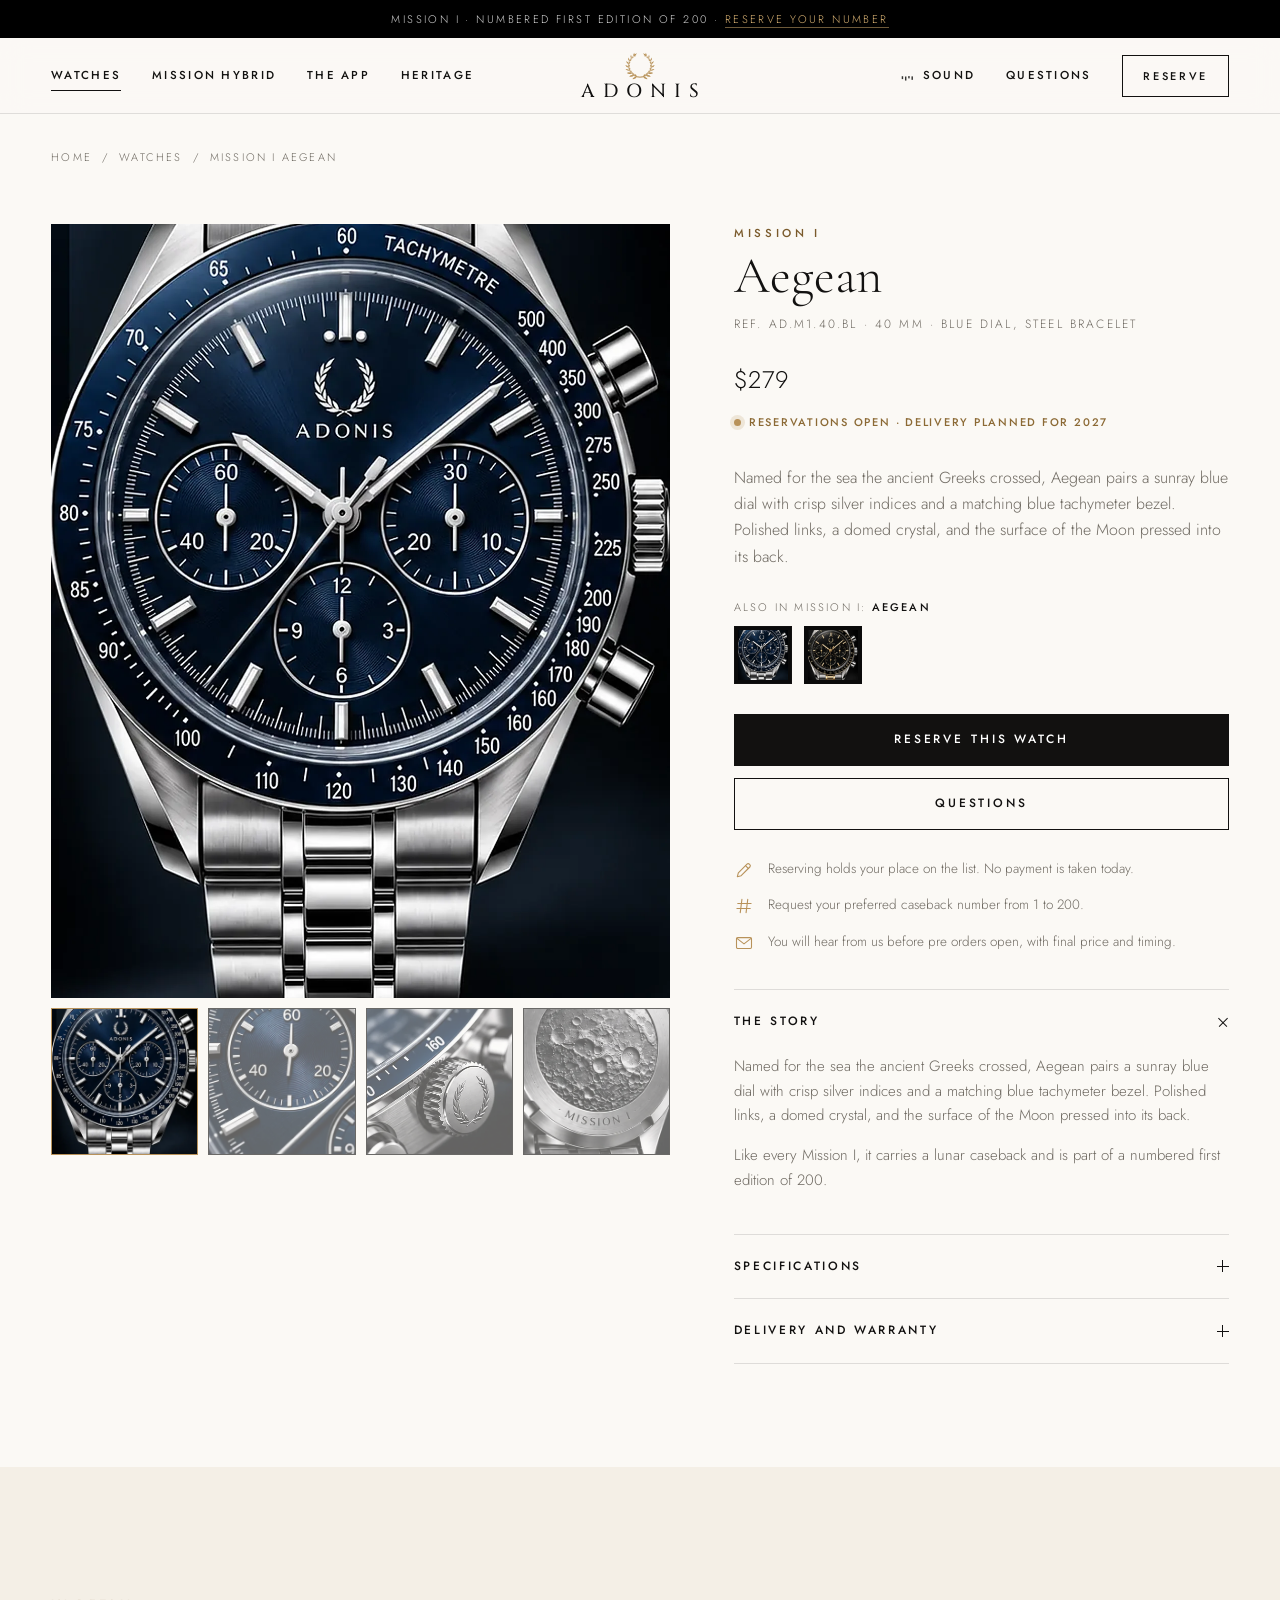
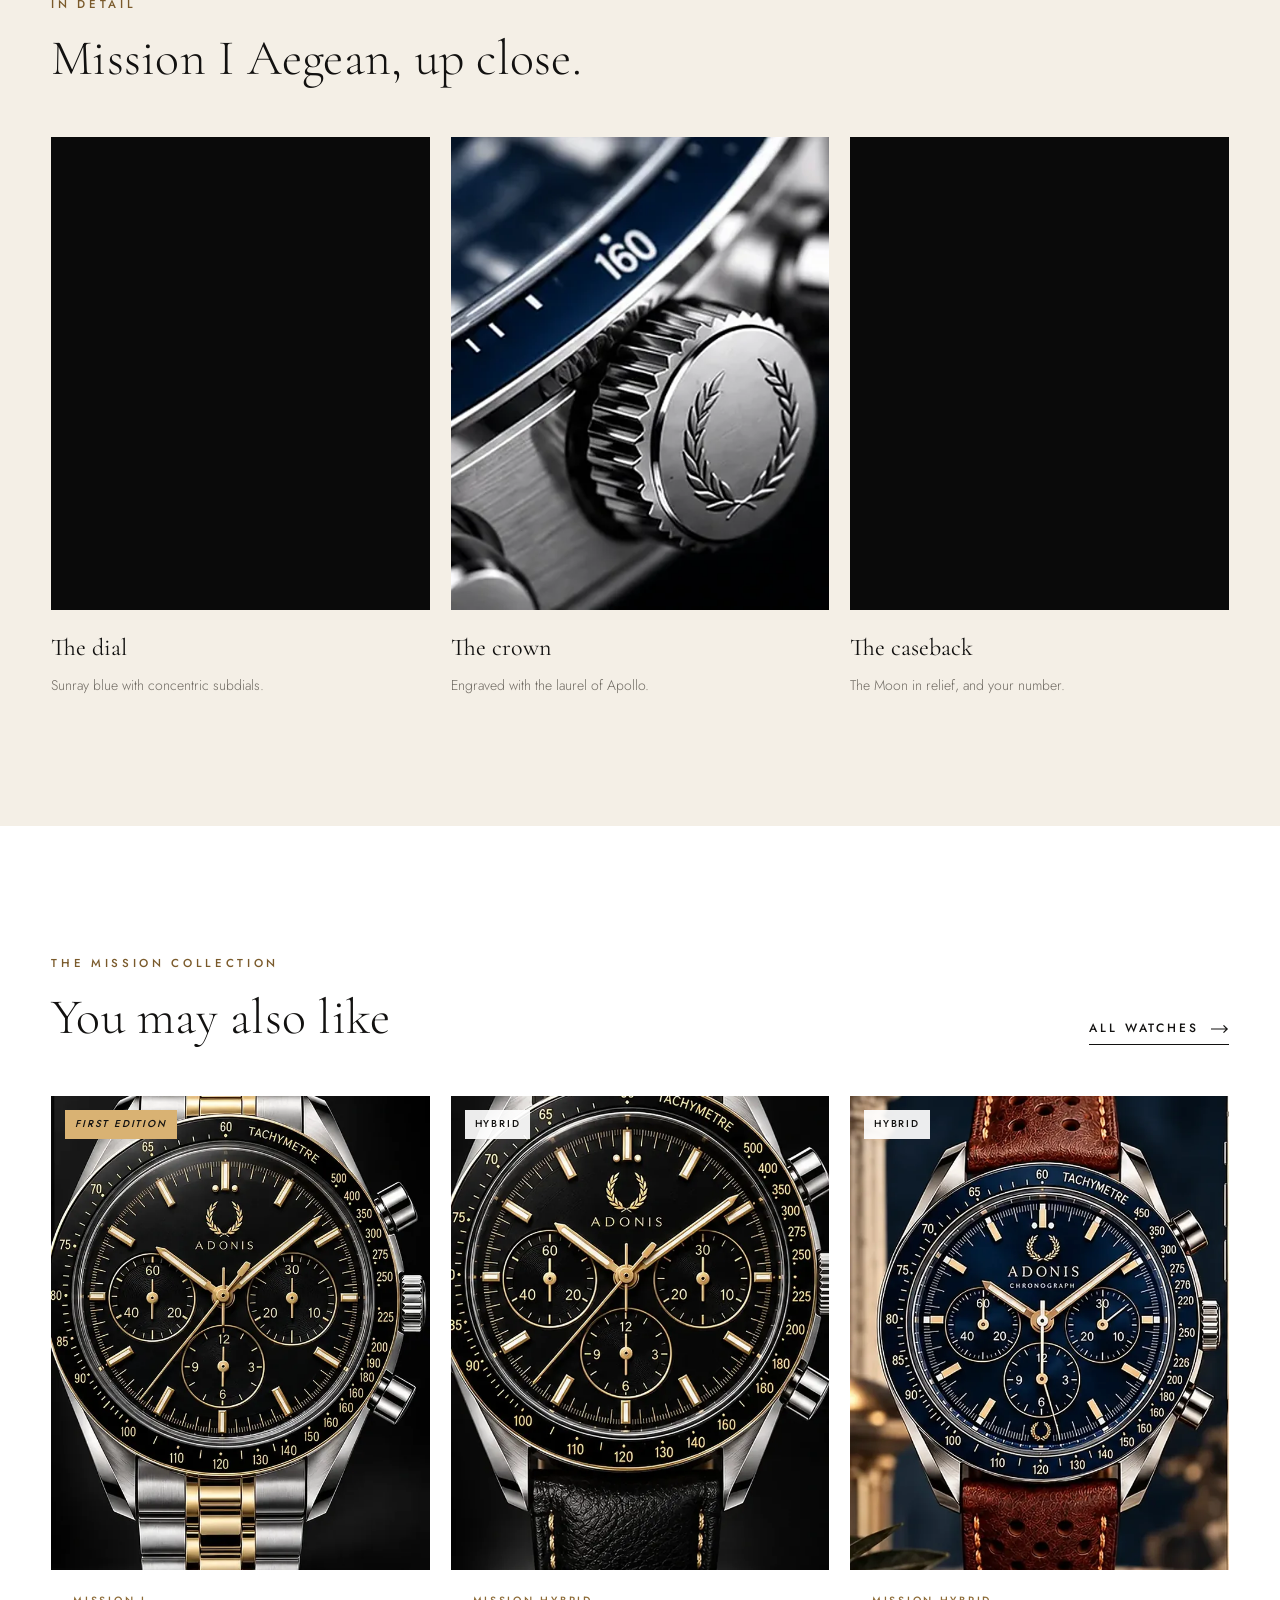
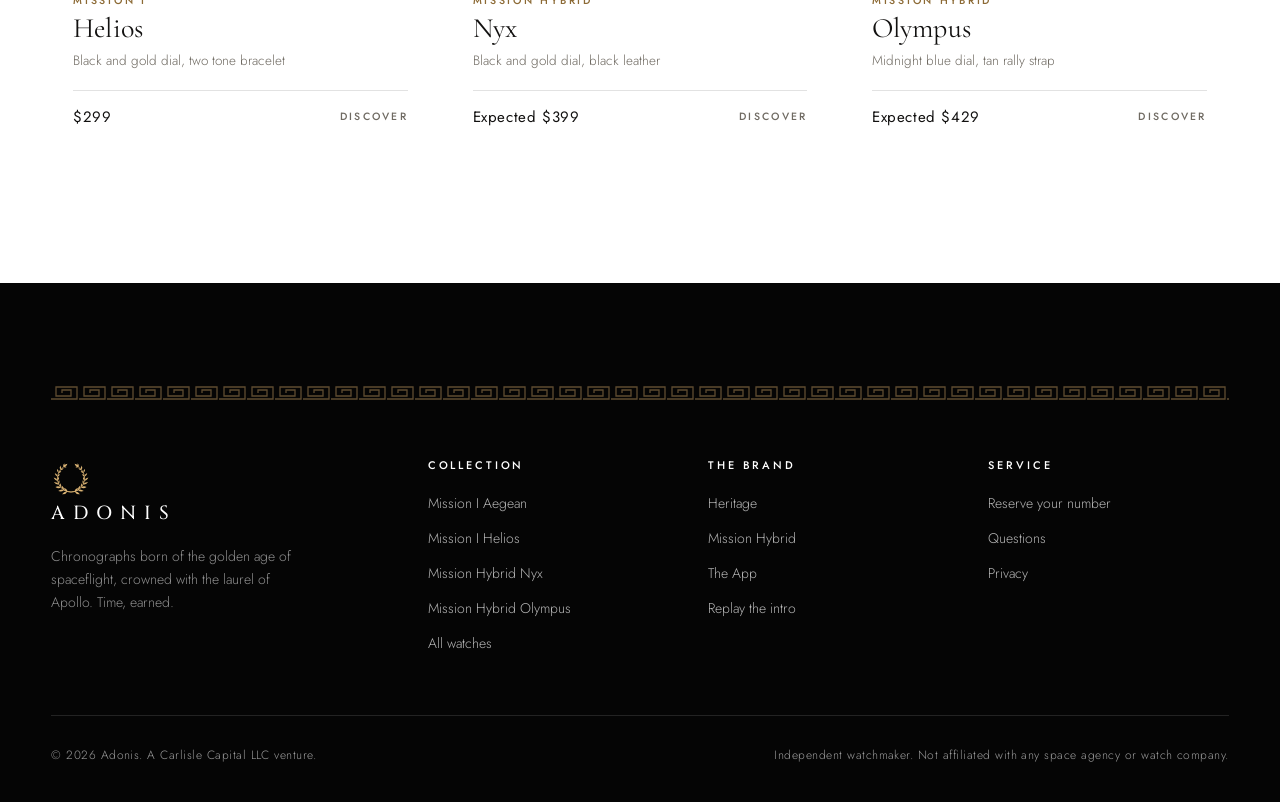
<file: watches/mission-i-aegean.html>
<!doctype html>
<html lang="en" class="no-js">
<head>
<meta charset="utf-8">
<meta name="viewport" content="width=device-width,initial-scale=1,viewport-fit=cover">
<title>Mission I Aegean | Adonis</title>
<meta name="description" content="Mission I Aegean: A sunray blue dial on polished steel. The quiet one. 40 mm steel chronograph by Adonis. Reservations open · Delivery planned for 2027.">
<meta name="theme-color" content="#050505">
<link rel="icon" href="../assets/img/favicon.svg" type="image/svg+xml">
<link rel="apple-touch-icon" href="../assets/img/apple-touch-icon.png">
<link rel="canonical" href="https://sergiuscommodus.github.io/adonis-watches/watches/mission-i-aegean.html">
<meta property="og:type" content="website">
<meta property="og:site_name" content="Adonis">
<meta property="og:title" content="Mission I Aegean | Adonis">
<meta property="og:description" content="Mission I Aegean: A sunray blue dial on polished steel. The quiet one. 40 mm steel chronograph by Adonis. Reservations open · Delivery planned for 2027.">
<meta property="og:url" content="https://sergiuscommodus.github.io/adonis-watches/watches/mission-i-aegean.html">
<meta property="og:image" content="https://sergiuscommodus.github.io/adonis-watches/assets/img/og-adonis.jpg">
<meta property="og:image:width" content="1200">
<meta property="og:image:height" content="800">
<meta property="og:image:alt" content="Adonis chronographs with the laurel wreath">
<meta name="twitter:card" content="summary_large_image">
<script type="application/ld+json">{"@context":"https://schema.org","@type":"Organization","name":"Adonis","url":"https://sergiuscommodus.github.io/adonis-watches/","logo":"https://sergiuscommodus.github.io/adonis-watches/assets/img/apple-touch-icon.png","description":"Chronographs born of the golden age of spaceflight and crowned with the laurel of Apollo."}</script>
<link rel="preload" href="../assets/fonts/cormorant-garamond-latin-300-normal.woff2" as="font" type="font/woff2" crossorigin>
<link rel="preload" href="../assets/fonts/jost-latin-400-normal.woff2" as="font" type="font/woff2" crossorigin>
<link rel="preload" href="../assets/fonts/cinzel-latin-500-normal.woff2" as="font" type="font/woff2" crossorigin>
<link rel="stylesheet" href="../assets/css/style.css?v=81ae0e99">
<script>(function(d){d.classList.remove('no-js');d.classList.add('js');try{if(sessionStorage.getItem('adonis-intro')==='1'&&!/[?&]intro/.test(location.search))d.classList.add('no-intro')}catch(e){}})(document.documentElement);</script>
</head>
<body data-header="solid">
<div id="page">
<a class="skip-link" href="#main">Skip to content</a>
<div class="announce">Mission I &middot; <span class="hide-sm">Numbered </span>first edition of 200 &middot; <a href="../reserve.html">Reserve<span class="hide-sm"> your number</span></a></div>
<header class="site-header">
 <div class="hdr-inner">
  <button class="menu-toggle" type="button" aria-label="Open menu" aria-expanded="false" aria-controls="mobile-menu"><span></span><span></span></button>
  <nav class="nav nav-left" aria-label="Primary"><a href="../watches.html" aria-current="page">Watches</a><a href="../hybrid.html">Mission Hybrid</a><a href="../app.html">The App</a><a href="../heritage.html">Heritage</a></nav>
  <a class="brand" href="../index.html" aria-label="Adonis, home"><svg class="brand-laurel" viewBox="0 0 100 90" aria-hidden="true" focusable="false"><path d="M41.15 78.83Q37.41 86.43 27.73 85.64Q32.80 77.35 41.15 78.83ZM41.15 78.83Q34.07 78.00 32.40 70.05Q40.35 71.75 41.15 78.83ZM32.26 75.00Q26.78 80.98 18.10 77.64Q24.99 71.40 32.26 75.00ZM32.26 75.00Q25.99 72.34 26.59 64.58Q33.43 68.29 32.26 75.00ZM24.81 68.83Q18.18 72.83 11.12 67.44Q19.12 63.57 24.81 68.83ZM24.81 68.83Q19.78 64.70 22.42 57.76Q27.68 62.99 24.81 68.83ZM19.39 60.81Q12.26 62.69 7.26 55.86Q15.61 54.48 19.39 60.81ZM19.39 60.81Q15.90 55.68 20.18 50.04Q23.59 56.24 19.39 60.81ZM16.46 51.59Q9.45 51.39 6.72 43.82Q14.70 44.80 16.46 51.59ZM16.46 51.59Q14.65 45.98 20.06 41.98Q21.51 48.55 16.46 51.59ZM16.25 41.91Q9.92 39.86 9.46 32.25Q16.46 35.27 16.25 41.91ZM16.25 41.91Q16.10 36.33 22.09 34.14Q21.65 40.50 16.25 41.91ZM18.77 32.57Q13.58 29.02 15.18 22.00Q20.73 26.60 18.77 32.57ZM18.77 32.57Q20.12 27.46 26.13 27.07Q24.04 32.72 18.77 32.57ZM23.82 24.31Q20.07 19.73 23.38 13.81Q27.17 19.44 23.82 24.31ZM23.82 24.31Q26.39 20.06 31.93 21.30Q28.54 25.85 23.82 24.31ZM30.99 17.81Q28.82 12.70 33.37 8.25Q35.30 14.31 30.99 17.81ZM30.99 17.81Q34.43 14.66 39.09 17.25Q34.83 20.45 30.99 17.81ZM30.99 17.81Q32.58 10.61 40.95 9.46Q38.36 17.50 30.99 17.81ZM58.85 78.83Q62.59 86.43 72.27 85.64Q67.20 77.35 58.85 78.83ZM58.85 78.83Q65.93 78.00 67.60 70.05Q59.65 71.75 58.85 78.83ZM67.74 75.00Q73.22 80.98 81.90 77.64Q75.01 71.40 67.74 75.00ZM67.74 75.00Q74.01 72.34 73.41 64.58Q66.57 68.29 67.74 75.00ZM75.19 68.83Q81.82 72.83 88.88 67.44Q80.88 63.57 75.19 68.83ZM75.19 68.83Q80.22 64.70 77.58 57.76Q72.32 62.99 75.19 68.83ZM80.61 60.81Q87.74 62.69 92.74 55.86Q84.39 54.48 80.61 60.81ZM80.61 60.81Q84.10 55.68 79.82 50.04Q76.41 56.24 80.61 60.81ZM83.54 51.59Q90.55 51.39 93.28 43.82Q85.30 44.80 83.54 51.59ZM83.54 51.59Q85.35 45.98 79.94 41.98Q78.49 48.55 83.54 51.59ZM83.75 41.91Q90.08 39.86 90.54 32.25Q83.54 35.27 83.75 41.91ZM83.75 41.91Q83.90 36.33 77.91 34.14Q78.35 40.50 83.75 41.91ZM81.23 32.57Q86.42 29.02 84.82 22.00Q79.27 26.60 81.23 32.57ZM81.23 32.57Q79.88 27.46 73.87 27.07Q75.96 32.72 81.23 32.57ZM76.18 24.31Q79.93 19.73 76.62 13.81Q72.83 19.44 76.18 24.31ZM76.18 24.31Q73.61 20.06 68.07 21.30Q71.46 25.85 76.18 24.31ZM69.01 17.81Q71.18 12.70 66.63 8.25Q64.70 14.31 69.01 17.81ZM69.01 17.81Q65.57 14.66 60.91 17.25Q65.17 20.45 69.01 17.81ZM69.01 17.81Q67.42 10.61 59.05 9.46Q61.64 17.50 69.01 17.81Z" fill="currentColor"/><path d="M69.01 74.19 L60.30 78.40 L50.76 79.99 L41.15 78.83 L32.26 75.00 L24.81 68.83 L19.39 60.81 L16.46 51.59 L16.25 41.91 L18.77 32.57 L23.82 24.31 L30.99 17.81" fill="none" stroke="currentColor" stroke-width="2" stroke-linecap="round"/><path d="M30.99 74.19L39.70 78.40L49.24 79.99L58.85 78.83L67.74 75.00L75.19 68.83L80.61 60.81L83.54 51.59L83.75 41.91L81.23 32.57L76.18 24.31L69.01 17.81" fill="none" stroke="currentColor" stroke-width="2" stroke-linecap="round"/></svg><span class="brand-word">ADONIS</span></a>
  <nav class="nav nav-right" aria-label="Secondary"><button class="snd snd-head" type="button" aria-pressed="false"><svg viewBox="0 0 18 18" fill="currentColor" aria-hidden="true"><rect class="bar" x="1" y="4" width="2" height="10"/><rect class="bar" x="5.5" y="2" width="2" height="14"/><rect class="bar" x="10" y="5" width="2" height="8"/><rect class="bar" x="14.5" y="3" width="2" height="12"/></svg><span class="snd-label">Sound</span></button><a href="../reserve.html#faq">Questions</a><a class="btn-reserve" href="../reserve.html">Reserve</a></nav>
  <div class="mobile-right"><button class="snd snd-head" type="button" aria-pressed="false"><svg viewBox="0 0 18 18" fill="currentColor" aria-hidden="true"><rect class="bar" x="1" y="4" width="2" height="10"/><rect class="bar" x="5.5" y="2" width="2" height="14"/><rect class="bar" x="10" y="5" width="2" height="8"/><rect class="bar" x="14.5" y="3" width="2" height="12"/></svg><span class="snd-label">Sound</span></button><a class="mobile-reserve" href="../reserve.html">Reserve</a></div>
 </div>
</header>
<div class="mobile-menu" id="mobile-menu">
 <a class="mm-link" href="../watches.html">Watches<span>Collection</span></a><a class="mm-link" href="../hybrid.html">Mission Hybrid<span>Health</span></a><a class="mm-link" href="../app.html">The App<span>Companion</span></a><a class="mm-link" href="../heritage.html">Heritage<span>Our story</span></a>
 <a class="mm-link" href="../reserve.html#faq">Questions<span>Help</span></a>
 <a class="btn btn-block" href="../reserve.html">Reserve your number</a>
</div>
<main id="main">

<div class="wrap">
 <nav class="breadcrumb" aria-label="Breadcrumb" style="margin-top:34px"><a href="../index.html">Home</a><span>/</span><a href="../watches.html">Watches</a><span>/</span><span>Mission I Aegean</span></nav>
 <div class="pdp">
  <div data-gallery>
   <div class="gallery-main"><img class="active" src="../assets/img/aegean-watch.webp" width="1222" height="2172" srcset="../assets/img/aegean-watch-640.webp 640w, ../assets/img/aegean-watch.webp 1222w" sizes="(max-width: 900px) 100vw, 55vw" alt="Mission I Aegean, front view" fetchpriority="high" decoding="async"><img class="" src="../assets/img/aegean-dial.webp" width="880" height="1280" srcset="../assets/img/aegean-dial-640.webp 640w, ../assets/img/aegean-dial.webp 880w" sizes="(max-width: 900px) 100vw, 55vw" alt="Aegean subdial in close up" loading="lazy" decoding="async"><img class="" src="../assets/img/aegean-crown.webp" width="570" height="581" alt="Crown engraved with the Adonis laurel" loading="lazy" decoding="async"><img class="" src="../assets/img/aegean-caseback.webp" width="712" height="1398" srcset="../assets/img/aegean-caseback-640.webp 640w, ../assets/img/aegean-caseback.webp 712w" sizes="(max-width: 900px) 100vw, 55vw" alt="Lunar caseback marked Mission I" loading="lazy" decoding="async"></div>
   <div class="thumbs"><button type="button" aria-current="true" aria-label="Show Mission I Aegean, front view"><img src="../assets/img/aegean-watch-640.webp" alt="" loading="lazy" decoding="async"></button><button type="button" aria-current="false" aria-label="Show Aegean subdial in close up"><img src="../assets/img/aegean-dial-640.webp" alt="" loading="lazy" decoding="async"></button><button type="button" aria-current="false" aria-label="Show Crown engraved with the Adonis laurel"><img src="../assets/img/aegean-crown.webp" alt="" loading="lazy" decoding="async"></button><button type="button" aria-current="false" aria-label="Show Lunar caseback marked Mission I"><img src="../assets/img/aegean-caseback-640.webp" alt="" loading="lazy" decoding="async"></button></div>
  </div>
  <div class="pdp-info">
   <p class="eyebrow" style="margin-bottom:6px">Mission I</p>
   <h1>Aegean</h1>
   <p class="pdp-ref">Ref. AD.M1.40.BL &middot; 40 mm &middot; Blue dial, steel bracelet</p>
   <div class="pdp-price"><span>$279</span></div>
   <p class="status">Reservations open · Delivery planned for 2027</p>
   <p class="pdp-desc">Named for the sea the ancient Greeks crossed, Aegean pairs a sunray blue dial with crisp silver indices and a matching blue tachymeter bezel. Polished links, a domed crystal, and the surface of the Moon pressed into its back.</p>
   <p class="swatch-label">Also in Mission I: <b>Aegean</b></p>
   <div class="swatches"><a href="mission-i-aegean.html" aria-current="page" aria-label="Mission I Aegean" title="Mission I Aegean"><img src="../assets/img/aegean-watch-640.webp" alt="" loading="lazy" decoding="async"></a><a href="mission-i-helios.html" aria-label="Mission I Helios" title="Mission I Helios"><img src="../assets/img/helios-watch-640.webp" alt="" loading="lazy" decoding="async"></a></div>
   <div class="pdp-actions">
    <a class="btn btn-block" href="../reserve.html?model=mission-i-aegean">Reserve this watch</a>
    <a class="btn btn-ghost btn-block" href="../reserve.html#faq">Questions</a>
   </div>
   <ul class="assure"><li><svg viewBox="0 0 24 24" fill="none" stroke="currentColor" stroke-width="1.3" stroke-linecap="round" stroke-linejoin="round" aria-hidden="true" focusable="false"><path d="M4 20l1.2-4.6L15.6 5a2 2 0 0 1 2.8 0l.6.6a2 2 0 0 1 0 2.8L8.6 18.8z"/><path d="M13.8 6.8l3.4 3.4"/></svg><span>Reserving holds your place on the list. No payment is taken today.</span></li><li><svg viewBox="0 0 24 24" fill="none" stroke="currentColor" stroke-width="1.3" stroke-linecap="round" stroke-linejoin="round" aria-hidden="true" focusable="false"><path d="M9.5 4l-2 16M16.5 4l-2 16M4.5 9h16M3.5 15h16"/></svg><span>Request your preferred caseback number from 1 to 200.</span></li><li><svg viewBox="0 0 24 24" fill="none" stroke="currentColor" stroke-width="1.3" stroke-linecap="round" stroke-linejoin="round" aria-hidden="true" focusable="false"><rect x="3" y="5.5" width="18" height="13" rx="1.5"/><path d="M3.5 6.5l8.5 6.5 8.5-6.5"/></svg><span>You will hear from us before pre orders open, with final price and timing.</span></li></ul>
   <div class="acc">
    <details open><summary>The story</summary><div class="acc-body"><p>Named for the sea the ancient Greeks crossed, Aegean pairs a sunray blue dial with crisp silver indices and a matching blue tachymeter bezel. Polished links, a domed crystal, and the surface of the Moon pressed into its back.</p><p>Like every Mission I, it carries a lunar caseback and is part of a numbered first edition of 200.</p></div></details>
    <details><summary>Specifications</summary><div class="acc-body"><table class="spec-table"><tbody><tr><th scope="row">Case</th><td>40 mm stainless steel, polished and brushed</td></tr><tr><th scope="row">Movement</th><td>Meca quartz chronograph</td></tr><tr><th scope="row">Functions</th><td>Hours, minutes, small seconds, chronograph, tachymeter</td></tr><tr><th scope="row">Crystal</th><td>Domed sapphire with anti reflective coating</td></tr><tr><th scope="row">Caseback</th><td>Lunar relief, individually numbered</td></tr><tr><th scope="row">Water resistance</th><td>100 m</td></tr><tr><th scope="row">Luminous</th><td>Hands and indices</td></tr><tr><th scope="row">Bracelet</th><td>Stainless steel, five link</td></tr><tr><th scope="row">Edition</th><td>Part of the numbered first edition of 200</td></tr></tbody></table><p class="prelim">Preliminary specifications. Final figures are confirmed before production.</p></div></details>
    <details><summary>Delivery and warranty</summary><div class="acc-body"><p>Delivery dates, shipping regions and warranty terms will be confirmed when pre orders open. Everyone on the list hears first.</p></div></details>
   </div>
  </div>
 </div>
</div>
<section class="section on-ivory" aria-labelledby="dt-title">
 <div class="wrap">
  <div class="section-head" data-reveal><div><p class="eyebrow">In detail</p><h2 class="h2" id="dt-title">Mission I Aegean, up close.</h2></div></div>
  <div class="detail-trio"><figure data-reveal data-reveal-delay="0"><div class="dt-img"><img src="../assets/img/aegean-dial.webp" width="880" height="1280" srcset="../assets/img/aegean-dial-640.webp 640w, ../assets/img/aegean-dial.webp 880w" sizes="(max-width: 760px) 100vw, 50vw" alt="Mission I Aegean, the dial" loading="lazy" decoding="async"></div><figcaption><strong>The dial</strong><span>Sunray blue with concentric subdials.</span></figcaption></figure><figure data-reveal data-reveal-delay="1"><div class="dt-img"><img src="../assets/img/aegean-crown.webp" width="570" height="581" alt="Mission I Aegean, the crown" loading="lazy" decoding="async"></div><figcaption><strong>The crown</strong><span>Engraved with the laurel of Apollo.</span></figcaption></figure><figure data-reveal data-reveal-delay="2"><div class="dt-img"><img src="../assets/img/aegean-caseback.webp" width="712" height="1398" srcset="../assets/img/aegean-caseback-640.webp 640w, ../assets/img/aegean-caseback.webp 712w" sizes="(max-width: 760px) 100vw, 50vw" alt="Mission I Aegean, the caseback" loading="lazy" decoding="async"></div><figcaption><strong>The caseback</strong><span>The Moon in relief, and your number.</span></figcaption></figure></div>
 </div>
</section>
<section class="section on-white" aria-labelledby="rel-title">
 <div class="wrap">
  <div class="section-head" data-reveal><div><p class="eyebrow">The Mission Collection</p><h2 class="h2" id="rel-title">You may also like</h2></div><a class="link-arrow" href="../watches.html">All watches<svg viewBox="0 0 18 10" aria-hidden="true" focusable="false"><path d="M0 5h16M12.5 1.3L16.2 5l-3.7 3.7" fill="none" stroke="currentColor" stroke-width="1.2"/></svg></a></div>
  <div class="grid-cards three"><a class="card" href="../watches/mission-i-helios.html" data-line="mission-i" data-reveal data-reveal-delay="0">
 <div class="card-media"><span class="card-badge gold">First edition</span><img src="../assets/img/helios-watch.webp" width="1270" height="2048" srcset="../assets/img/helios-watch-640.webp 640w, ../assets/img/helios-watch.webp 1270w" sizes="(max-width: 760px) 100vw, 50vw" alt="Mission I Helios" loading="lazy" decoding="async"><img class="alt" src="../assets/img/helios-caseback.webp" width="760" height="1280" srcset="../assets/img/helios-caseback-640.webp 640w, ../assets/img/helios-caseback.webp 760w" sizes="(max-width: 760px) 100vw, 50vw" alt="" loading="lazy" decoding="async"></div>
 <div class="card-body">
  <p class="card-col">Mission I</p>
  <h3>Helios</h3>
  <p class="card-desc">Black and gold dial, two tone bracelet</p>
  <div class="card-foot"><span class="card-price">$299</span><span class="card-cta">Discover</span></div>
 </div>
</a><a class="card" href="../watches/mission-hybrid-nyx.html" data-line="mission-hybrid" data-reveal data-reveal-delay="1">
 <div class="card-media"><span class="card-badge">Hybrid</span><img src="../assets/img/nyx-watch.webp" width="1074" height="2172" srcset="../assets/img/nyx-watch-640.webp 640w, ../assets/img/nyx-watch.webp 1074w" sizes="(max-width: 760px) 100vw, 50vw" alt="Mission Hybrid Nyx" loading="lazy" decoding="async"><img class="alt" src="../assets/img/nyx-caseback.webp" width="832" height="1274" srcset="../assets/img/nyx-caseback-640.webp 640w, ../assets/img/nyx-caseback.webp 832w" sizes="(max-width: 760px) 100vw, 50vw" alt="" loading="lazy" decoding="async"></div>
 <div class="card-body">
  <p class="card-col">Mission Hybrid</p>
  <h3>Nyx</h3>
  <p class="card-desc">Black and gold dial, black leather</p>
  <div class="card-foot"><span class="card-price">Expected $399</span><span class="card-cta">Discover</span></div>
 </div>
</a><a class="card" href="../watches/mission-hybrid-olympus.html" data-line="mission-hybrid" data-reveal data-reveal-delay="2">
 <div class="card-media"><span class="card-badge">Hybrid</span><img src="../assets/img/olympus-watch.webp" width="966" height="1538" srcset="../assets/img/olympus-watch-640.webp 640w, ../assets/img/olympus-watch.webp 966w" sizes="(max-width: 760px) 100vw, 50vw" alt="Mission Hybrid Olympus" loading="lazy" decoding="async"><img class="alt" src="../assets/img/app-home.webp" width="376" height="920" alt="" loading="lazy" decoding="async"></div>
 <div class="card-body">
  <p class="card-col">Mission Hybrid</p>
  <h3>Olympus</h3>
  <p class="card-desc">Midnight blue dial, tan rally strap</p>
  <div class="card-foot"><span class="card-price">Expected $429</span><span class="card-cta">Discover</span></div>
 </div>
</a></div>
 </div>
</section>
<script type="application/ld+json">{"@context":"https://schema.org","@type":"Product","name":"Adonis Mission I Aegean","brand":{"@type":"Brand","name":"Adonis"},"sku":"AD.M1.40.BL","url":"https://sergiuscommodus.github.io/adonis-watches/watches/mission-i-aegean.html","description":"Named for the sea the ancient Greeks crossed, Aegean pairs a sunray blue dial with crisp silver indices and a matching blue tachymeter bezel. Polished links, a domed crystal, and the surface of the Moon pressed into its back.","image":["https://sergiuscommodus.github.io/adonis-watches/assets/img/aegean-watch.webp"],"category":"Watches","offers":{"@type":"Offer","price":"279","priceCurrency":"USD","availability":"https://schema.org/PreOrder","url":"https://sergiuscommodus.github.io/adonis-watches/watches/mission-i-aegean.html"}}</script><script type="application/ld+json">{"@context":"https://schema.org","@type":"BreadcrumbList","itemListElement":[{"@type":"ListItem","position":1,"name":"Home","item":"https://sergiuscommodus.github.io/adonis-watches/"},{"@type":"ListItem","position":2,"name":"Watches","item":"https://sergiuscommodus.github.io/adonis-watches/watches.html"},{"@type":"ListItem","position":3,"name":"Mission I Aegean","item":"https://sergiuscommodus.github.io/adonis-watches/watches/mission-i-aegean.html"}]}</script>
</main>
<footer class="site-footer">
 <div class="wrap">
  <div class="meander-rule" aria-hidden="true"></div>
  <div class="ft-top">
   <div class="ft-brand">
    <a class="brand" href="../index.html" aria-label="Adonis, home"><svg class="brand-laurel" viewBox="0 0 100 90" aria-hidden="true" focusable="false"><path d="M41.15 78.83Q37.41 86.43 27.73 85.64Q32.80 77.35 41.15 78.83ZM41.15 78.83Q34.07 78.00 32.40 70.05Q40.35 71.75 41.15 78.83ZM32.26 75.00Q26.78 80.98 18.10 77.64Q24.99 71.40 32.26 75.00ZM32.26 75.00Q25.99 72.34 26.59 64.58Q33.43 68.29 32.26 75.00ZM24.81 68.83Q18.18 72.83 11.12 67.44Q19.12 63.57 24.81 68.83ZM24.81 68.83Q19.78 64.70 22.42 57.76Q27.68 62.99 24.81 68.83ZM19.39 60.81Q12.26 62.69 7.26 55.86Q15.61 54.48 19.39 60.81ZM19.39 60.81Q15.90 55.68 20.18 50.04Q23.59 56.24 19.39 60.81ZM16.46 51.59Q9.45 51.39 6.72 43.82Q14.70 44.80 16.46 51.59ZM16.46 51.59Q14.65 45.98 20.06 41.98Q21.51 48.55 16.46 51.59ZM16.25 41.91Q9.92 39.86 9.46 32.25Q16.46 35.27 16.25 41.91ZM16.25 41.91Q16.10 36.33 22.09 34.14Q21.65 40.50 16.25 41.91ZM18.77 32.57Q13.58 29.02 15.18 22.00Q20.73 26.60 18.77 32.57ZM18.77 32.57Q20.12 27.46 26.13 27.07Q24.04 32.72 18.77 32.57ZM23.82 24.31Q20.07 19.73 23.38 13.81Q27.17 19.44 23.82 24.31ZM23.82 24.31Q26.39 20.06 31.93 21.30Q28.54 25.85 23.82 24.31ZM30.99 17.81Q28.82 12.70 33.37 8.25Q35.30 14.31 30.99 17.81ZM30.99 17.81Q34.43 14.66 39.09 17.25Q34.83 20.45 30.99 17.81ZM30.99 17.81Q32.58 10.61 40.95 9.46Q38.36 17.50 30.99 17.81ZM58.85 78.83Q62.59 86.43 72.27 85.64Q67.20 77.35 58.85 78.83ZM58.85 78.83Q65.93 78.00 67.60 70.05Q59.65 71.75 58.85 78.83ZM67.74 75.00Q73.22 80.98 81.90 77.64Q75.01 71.40 67.74 75.00ZM67.74 75.00Q74.01 72.34 73.41 64.58Q66.57 68.29 67.74 75.00ZM75.19 68.83Q81.82 72.83 88.88 67.44Q80.88 63.57 75.19 68.83ZM75.19 68.83Q80.22 64.70 77.58 57.76Q72.32 62.99 75.19 68.83ZM80.61 60.81Q87.74 62.69 92.74 55.86Q84.39 54.48 80.61 60.81ZM80.61 60.81Q84.10 55.68 79.82 50.04Q76.41 56.24 80.61 60.81ZM83.54 51.59Q90.55 51.39 93.28 43.82Q85.30 44.80 83.54 51.59ZM83.54 51.59Q85.35 45.98 79.94 41.98Q78.49 48.55 83.54 51.59ZM83.75 41.91Q90.08 39.86 90.54 32.25Q83.54 35.27 83.75 41.91ZM83.75 41.91Q83.90 36.33 77.91 34.14Q78.35 40.50 83.75 41.91ZM81.23 32.57Q86.42 29.02 84.82 22.00Q79.27 26.60 81.23 32.57ZM81.23 32.57Q79.88 27.46 73.87 27.07Q75.96 32.72 81.23 32.57ZM76.18 24.31Q79.93 19.73 76.62 13.81Q72.83 19.44 76.18 24.31ZM76.18 24.31Q73.61 20.06 68.07 21.30Q71.46 25.85 76.18 24.31ZM69.01 17.81Q71.18 12.70 66.63 8.25Q64.70 14.31 69.01 17.81ZM69.01 17.81Q65.57 14.66 60.91 17.25Q65.17 20.45 69.01 17.81ZM69.01 17.81Q67.42 10.61 59.05 9.46Q61.64 17.50 69.01 17.81Z" fill="currentColor"/><path d="M69.01 74.19 L60.30 78.40 L50.76 79.99 L41.15 78.83 L32.26 75.00 L24.81 68.83 L19.39 60.81 L16.46 51.59 L16.25 41.91 L18.77 32.57 L23.82 24.31 L30.99 17.81" fill="none" stroke="currentColor" stroke-width="2" stroke-linecap="round"/><path d="M30.99 74.19L39.70 78.40L49.24 79.99L58.85 78.83L67.74 75.00L75.19 68.83L80.61 60.81L83.54 51.59L83.75 41.91L81.23 32.57L76.18 24.31L69.01 17.81" fill="none" stroke="currentColor" stroke-width="2" stroke-linecap="round"/></svg><span class="brand-word">ADONIS</span></a>
    <p>Chronographs born of the golden age of spaceflight, crowned with the laurel of Apollo. Time, earned.</p>
    <div class="socials">
     <a data-social="instagram" href="#" aria-label="Adonis on Instagram" rel="noopener"><svg viewBox="0 0 24 24" fill="none" stroke="currentColor" stroke-width="1.3" stroke-linecap="round" stroke-linejoin="round" aria-hidden="true" focusable="false"><rect x="3.5" y="3.5" width="17" height="17" rx="4.5"/><circle cx="12" cy="12" r="4"/><circle cx="17.2" cy="6.8" r=".6" fill="currentColor"/></svg></a>
     <a data-social="tiktok" href="#" aria-label="Adonis on TikTok" rel="noopener"><svg viewBox="0 0 24 24" fill="none" stroke="currentColor" stroke-width="1.3" stroke-linecap="round" stroke-linejoin="round" aria-hidden="true" focusable="false"><path d="M14 3.5v11.2a3.8 3.8 0 1 1-3.8-3.8"/><path d="M14 3.5c.4 2.6 2.2 4.4 5 4.6"/></svg></a>
    </div>
   </div>
   <div><h2>Collection</h2><ul><li><a href="../watches/mission-i-aegean.html">Mission I Aegean</a></li><li><a href="../watches/mission-i-helios.html">Mission I Helios</a></li><li><a href="../watches/mission-hybrid-nyx.html">Mission Hybrid Nyx</a></li><li><a href="../watches/mission-hybrid-olympus.html">Mission Hybrid Olympus</a></li><li><a href="../watches.html">All watches</a></li></ul></div>
   <div><h2>The brand</h2><ul><li><a href="../heritage.html">Heritage</a></li><li><a href="../hybrid.html">Mission Hybrid</a></li><li><a href="../app.html">The App</a></li><li><a href="../index.html?intro" data-replay-intro>Replay the intro</a></li></ul></div>
   <div><h2>Service</h2><ul><li><a href="../reserve.html">Reserve your number</a></li><li><a href="../reserve.html#faq">Questions</a></li><li><a href="../privacy.html">Privacy</a></li></ul></div>
  </div>
  <div class="ft-bottom">
   <span>&copy; <span data-year>2026</span> Adonis. A Carlisle Capital LLC venture.</span>
   <span>Independent watchmaker. Not affiliated with any space agency or watch company.</span>
  </div>
 </div>
</footer>
</div>
<script src="../assets/js/audio.js?v=20c00909"></script>
<script src="../assets/js/config.js?v=08b96ac7"></script>
<script src="../assets/js/main.js?v=28fbf96b" defer></script>
</body>
</html>
</file>
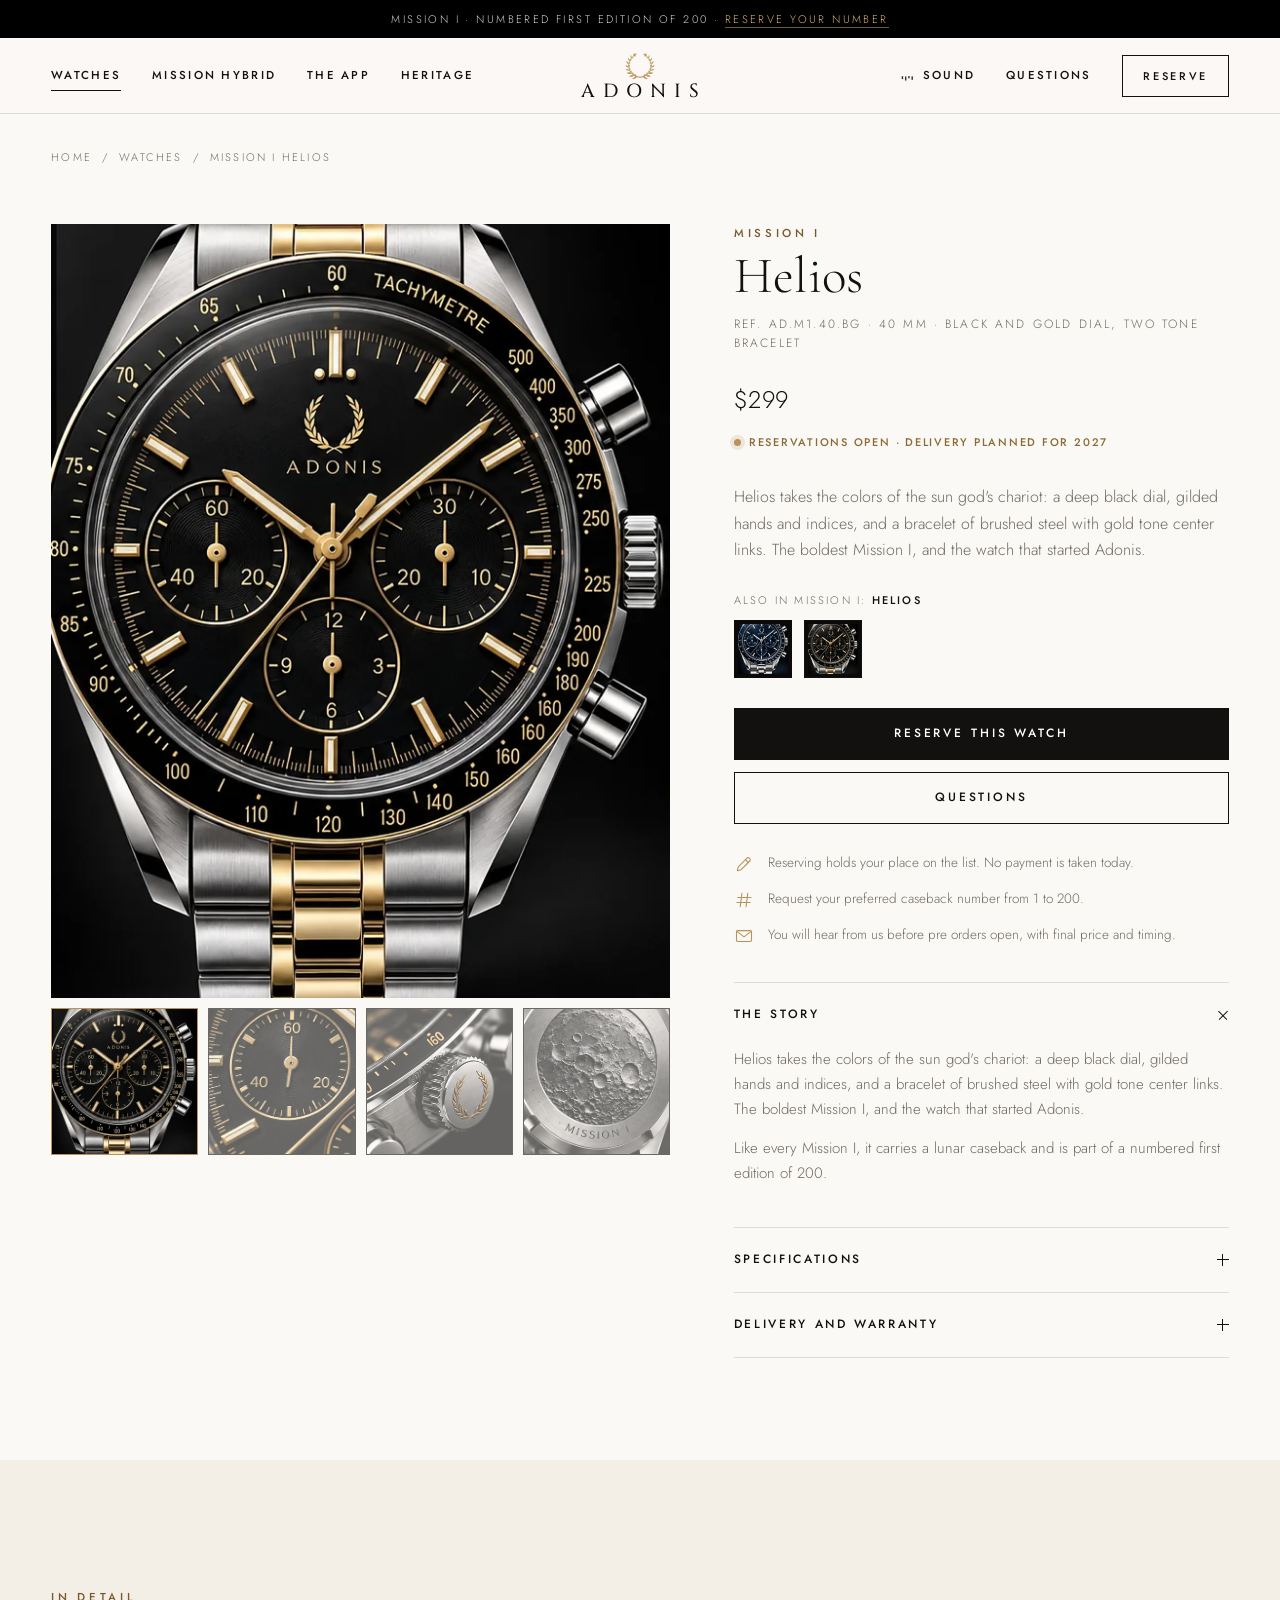
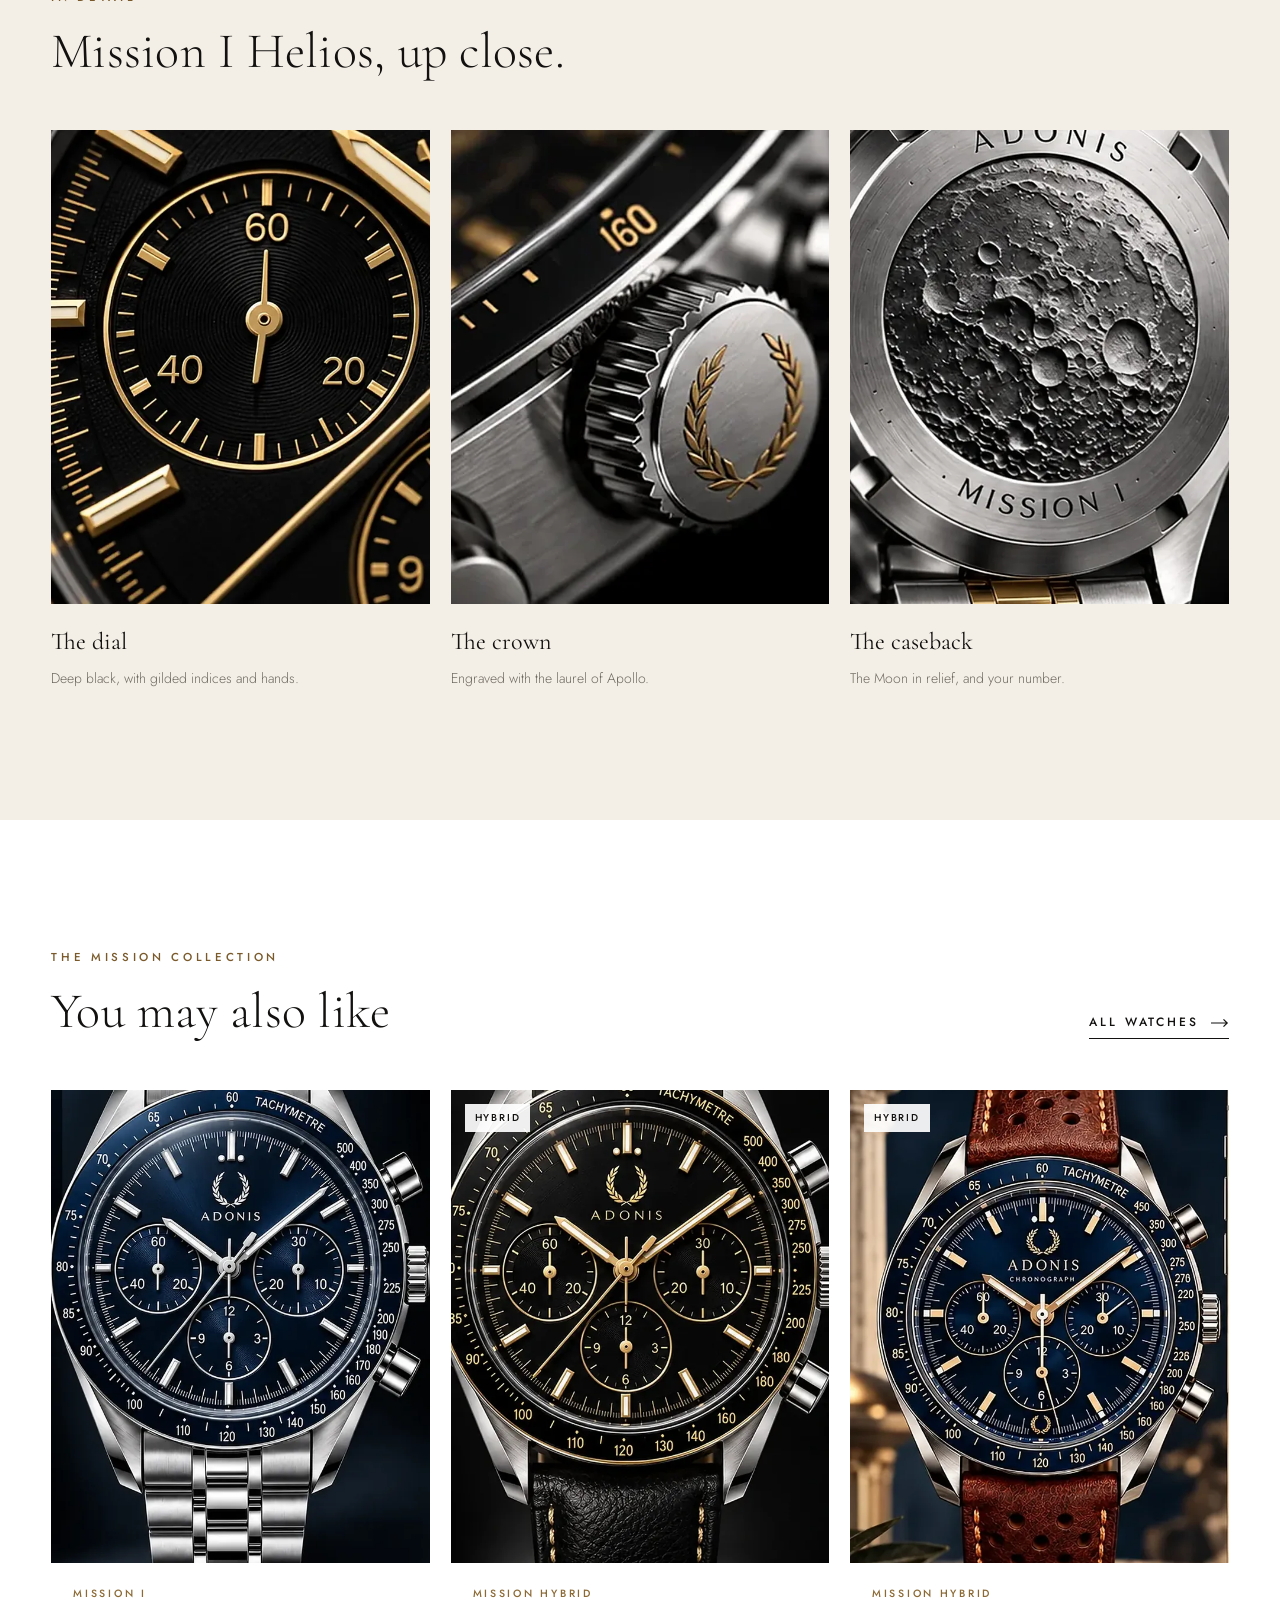
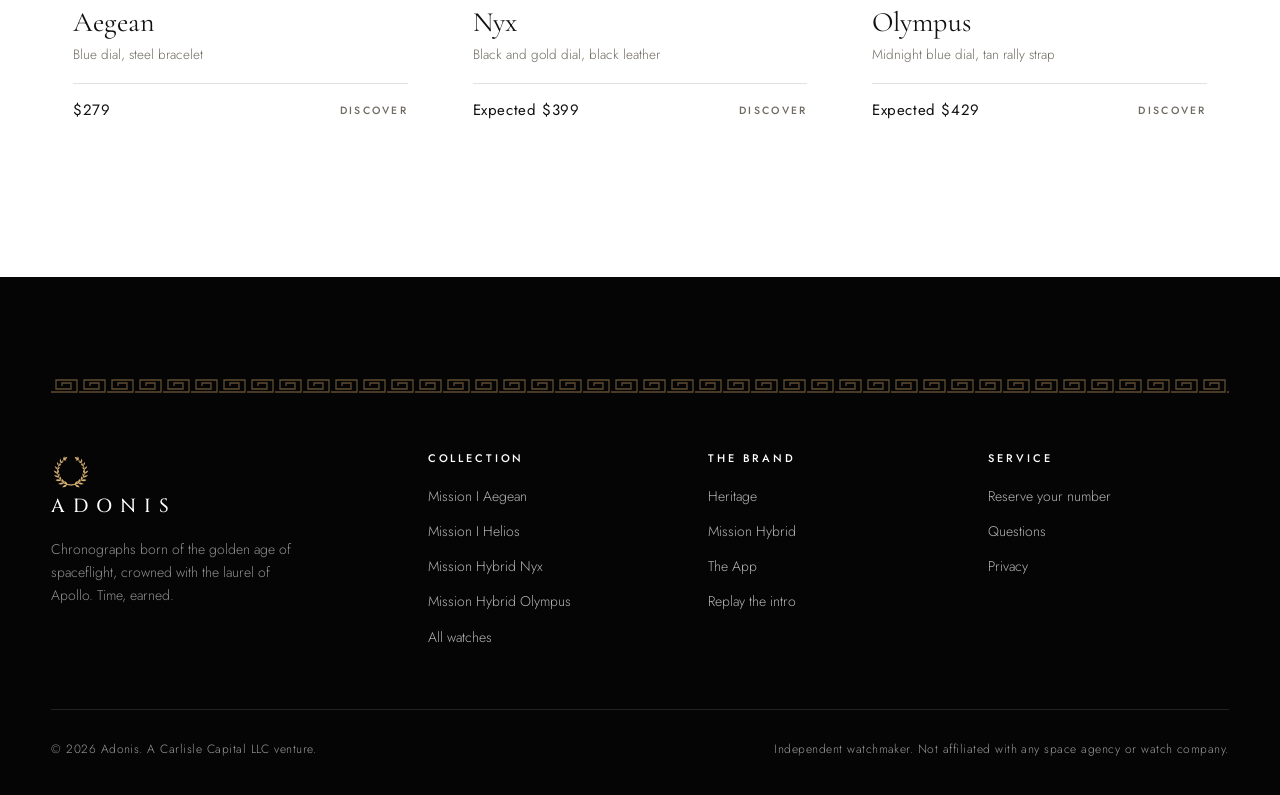
<file: watches/mission-i-helios.html>
<!doctype html>
<html lang="en" class="no-js">
<head>
<meta charset="utf-8">
<meta name="viewport" content="width=device-width,initial-scale=1,viewport-fit=cover">
<title>Mission I Helios | Adonis</title>
<meta name="description" content="Mission I Helios: Black and gold, with a two tone bracelet. The bold one. 40 mm steel chronograph by Adonis. Reservations open · Delivery planned for 2027.">
<meta name="theme-color" content="#050505">
<link rel="icon" href="../assets/img/favicon.svg" type="image/svg+xml">
<link rel="apple-touch-icon" href="../assets/img/apple-touch-icon.png">
<link rel="canonical" href="https://sergiuscommodus.github.io/adonis-watches/watches/mission-i-helios.html">
<meta property="og:type" content="website">
<meta property="og:site_name" content="Adonis">
<meta property="og:title" content="Mission I Helios | Adonis">
<meta property="og:description" content="Mission I Helios: Black and gold, with a two tone bracelet. The bold one. 40 mm steel chronograph by Adonis. Reservations open · Delivery planned for 2027.">
<meta property="og:url" content="https://sergiuscommodus.github.io/adonis-watches/watches/mission-i-helios.html">
<meta property="og:image" content="https://sergiuscommodus.github.io/adonis-watches/assets/img/og-adonis.jpg">
<meta property="og:image:width" content="1200">
<meta property="og:image:height" content="800">
<meta property="og:image:alt" content="Adonis chronographs with the laurel wreath">
<meta name="twitter:card" content="summary_large_image">
<script type="application/ld+json">{"@context":"https://schema.org","@type":"Organization","name":"Adonis","url":"https://sergiuscommodus.github.io/adonis-watches/","logo":"https://sergiuscommodus.github.io/adonis-watches/assets/img/apple-touch-icon.png","description":"Chronographs born of the golden age of spaceflight and crowned with the laurel of Apollo."}</script>
<link rel="preload" href="../assets/fonts/cormorant-garamond-latin-300-normal.woff2" as="font" type="font/woff2" crossorigin>
<link rel="preload" href="../assets/fonts/jost-latin-400-normal.woff2" as="font" type="font/woff2" crossorigin>
<link rel="preload" href="../assets/fonts/cinzel-latin-500-normal.woff2" as="font" type="font/woff2" crossorigin>
<link rel="stylesheet" href="../assets/css/style.css?v=81ae0e99">
<script>(function(d){d.classList.remove('no-js');d.classList.add('js');try{if(sessionStorage.getItem('adonis-intro')==='1'&&!/[?&]intro/.test(location.search))d.classList.add('no-intro')}catch(e){}})(document.documentElement);</script>
</head>
<body data-header="solid">
<div id="page">
<a class="skip-link" href="#main">Skip to content</a>
<div class="announce">Mission I &middot; <span class="hide-sm">Numbered </span>first edition of 200 &middot; <a href="../reserve.html">Reserve<span class="hide-sm"> your number</span></a></div>
<header class="site-header">
 <div class="hdr-inner">
  <button class="menu-toggle" type="button" aria-label="Open menu" aria-expanded="false" aria-controls="mobile-menu"><span></span><span></span></button>
  <nav class="nav nav-left" aria-label="Primary"><a href="../watches.html" aria-current="page">Watches</a><a href="../hybrid.html">Mission Hybrid</a><a href="../app.html">The App</a><a href="../heritage.html">Heritage</a></nav>
  <a class="brand" href="../index.html" aria-label="Adonis, home"><svg class="brand-laurel" viewBox="0 0 100 90" aria-hidden="true" focusable="false"><path d="M41.15 78.83Q37.41 86.43 27.73 85.64Q32.80 77.35 41.15 78.83ZM41.15 78.83Q34.07 78.00 32.40 70.05Q40.35 71.75 41.15 78.83ZM32.26 75.00Q26.78 80.98 18.10 77.64Q24.99 71.40 32.26 75.00ZM32.26 75.00Q25.99 72.34 26.59 64.58Q33.43 68.29 32.26 75.00ZM24.81 68.83Q18.18 72.83 11.12 67.44Q19.12 63.57 24.81 68.83ZM24.81 68.83Q19.78 64.70 22.42 57.76Q27.68 62.99 24.81 68.83ZM19.39 60.81Q12.26 62.69 7.26 55.86Q15.61 54.48 19.39 60.81ZM19.39 60.81Q15.90 55.68 20.18 50.04Q23.59 56.24 19.39 60.81ZM16.46 51.59Q9.45 51.39 6.72 43.82Q14.70 44.80 16.46 51.59ZM16.46 51.59Q14.65 45.98 20.06 41.98Q21.51 48.55 16.46 51.59ZM16.25 41.91Q9.92 39.86 9.46 32.25Q16.46 35.27 16.25 41.91ZM16.25 41.91Q16.10 36.33 22.09 34.14Q21.65 40.50 16.25 41.91ZM18.77 32.57Q13.58 29.02 15.18 22.00Q20.73 26.60 18.77 32.57ZM18.77 32.57Q20.12 27.46 26.13 27.07Q24.04 32.72 18.77 32.57ZM23.82 24.31Q20.07 19.73 23.38 13.81Q27.17 19.44 23.82 24.31ZM23.82 24.31Q26.39 20.06 31.93 21.30Q28.54 25.85 23.82 24.31ZM30.99 17.81Q28.82 12.70 33.37 8.25Q35.30 14.31 30.99 17.81ZM30.99 17.81Q34.43 14.66 39.09 17.25Q34.83 20.45 30.99 17.81ZM30.99 17.81Q32.58 10.61 40.95 9.46Q38.36 17.50 30.99 17.81ZM58.85 78.83Q62.59 86.43 72.27 85.64Q67.20 77.35 58.85 78.83ZM58.85 78.83Q65.93 78.00 67.60 70.05Q59.65 71.75 58.85 78.83ZM67.74 75.00Q73.22 80.98 81.90 77.64Q75.01 71.40 67.74 75.00ZM67.74 75.00Q74.01 72.34 73.41 64.58Q66.57 68.29 67.74 75.00ZM75.19 68.83Q81.82 72.83 88.88 67.44Q80.88 63.57 75.19 68.83ZM75.19 68.83Q80.22 64.70 77.58 57.76Q72.32 62.99 75.19 68.83ZM80.61 60.81Q87.74 62.69 92.74 55.86Q84.39 54.48 80.61 60.81ZM80.61 60.81Q84.10 55.68 79.82 50.04Q76.41 56.24 80.61 60.81ZM83.54 51.59Q90.55 51.39 93.28 43.82Q85.30 44.80 83.54 51.59ZM83.54 51.59Q85.35 45.98 79.94 41.98Q78.49 48.55 83.54 51.59ZM83.75 41.91Q90.08 39.86 90.54 32.25Q83.54 35.27 83.75 41.91ZM83.75 41.91Q83.90 36.33 77.91 34.14Q78.35 40.50 83.75 41.91ZM81.23 32.57Q86.42 29.02 84.82 22.00Q79.27 26.60 81.23 32.57ZM81.23 32.57Q79.88 27.46 73.87 27.07Q75.96 32.72 81.23 32.57ZM76.18 24.31Q79.93 19.73 76.62 13.81Q72.83 19.44 76.18 24.31ZM76.18 24.31Q73.61 20.06 68.07 21.30Q71.46 25.85 76.18 24.31ZM69.01 17.81Q71.18 12.70 66.63 8.25Q64.70 14.31 69.01 17.81ZM69.01 17.81Q65.57 14.66 60.91 17.25Q65.17 20.45 69.01 17.81ZM69.01 17.81Q67.42 10.61 59.05 9.46Q61.64 17.50 69.01 17.81Z" fill="currentColor"/><path d="M69.01 74.19 L60.30 78.40 L50.76 79.99 L41.15 78.83 L32.26 75.00 L24.81 68.83 L19.39 60.81 L16.46 51.59 L16.25 41.91 L18.77 32.57 L23.82 24.31 L30.99 17.81" fill="none" stroke="currentColor" stroke-width="2" stroke-linecap="round"/><path d="M30.99 74.19L39.70 78.40L49.24 79.99L58.85 78.83L67.74 75.00L75.19 68.83L80.61 60.81L83.54 51.59L83.75 41.91L81.23 32.57L76.18 24.31L69.01 17.81" fill="none" stroke="currentColor" stroke-width="2" stroke-linecap="round"/></svg><span class="brand-word">ADONIS</span></a>
  <nav class="nav nav-right" aria-label="Secondary"><button class="snd snd-head" type="button" aria-pressed="false"><svg viewBox="0 0 18 18" fill="currentColor" aria-hidden="true"><rect class="bar" x="1" y="4" width="2" height="10"/><rect class="bar" x="5.5" y="2" width="2" height="14"/><rect class="bar" x="10" y="5" width="2" height="8"/><rect class="bar" x="14.5" y="3" width="2" height="12"/></svg><span class="snd-label">Sound</span></button><a href="../reserve.html#faq">Questions</a><a class="btn-reserve" href="../reserve.html">Reserve</a></nav>
  <div class="mobile-right"><button class="snd snd-head" type="button" aria-pressed="false"><svg viewBox="0 0 18 18" fill="currentColor" aria-hidden="true"><rect class="bar" x="1" y="4" width="2" height="10"/><rect class="bar" x="5.5" y="2" width="2" height="14"/><rect class="bar" x="10" y="5" width="2" height="8"/><rect class="bar" x="14.5" y="3" width="2" height="12"/></svg><span class="snd-label">Sound</span></button><a class="mobile-reserve" href="../reserve.html">Reserve</a></div>
 </div>
</header>
<div class="mobile-menu" id="mobile-menu">
 <a class="mm-link" href="../watches.html">Watches<span>Collection</span></a><a class="mm-link" href="../hybrid.html">Mission Hybrid<span>Health</span></a><a class="mm-link" href="../app.html">The App<span>Companion</span></a><a class="mm-link" href="../heritage.html">Heritage<span>Our story</span></a>
 <a class="mm-link" href="../reserve.html#faq">Questions<span>Help</span></a>
 <a class="btn btn-block" href="../reserve.html">Reserve your number</a>
</div>
<main id="main">

<div class="wrap">
 <nav class="breadcrumb" aria-label="Breadcrumb" style="margin-top:34px"><a href="../index.html">Home</a><span>/</span><a href="../watches.html">Watches</a><span>/</span><span>Mission I Helios</span></nav>
 <div class="pdp">
  <div data-gallery>
   <div class="gallery-main"><img class="active" src="../assets/img/helios-watch.webp" width="1270" height="2048" srcset="../assets/img/helios-watch-640.webp 640w, ../assets/img/helios-watch.webp 1270w" sizes="(max-width: 900px) 100vw, 55vw" alt="Mission I Helios, front view" fetchpriority="high" decoding="async"><img class="" src="../assets/img/helios-dial.webp" width="932" height="1152" srcset="../assets/img/helios-dial-640.webp 640w, ../assets/img/helios-dial.webp 932w" sizes="(max-width: 900px) 100vw, 55vw" alt="Helios subdial in close up" loading="lazy" decoding="async"><img class="" src="../assets/img/helios-crown.webp" width="608" height="579" alt="Crown engraved with the Adonis laurel" loading="lazy" decoding="async"><img class="" src="../assets/img/helios-caseback.webp" width="760" height="1280" srcset="../assets/img/helios-caseback-640.webp 640w, ../assets/img/helios-caseback.webp 760w" sizes="(max-width: 900px) 100vw, 55vw" alt="Lunar caseback marked Mission I" loading="lazy" decoding="async"></div>
   <div class="thumbs"><button type="button" aria-current="true" aria-label="Show Mission I Helios, front view"><img src="../assets/img/helios-watch-640.webp" alt="" loading="lazy" decoding="async"></button><button type="button" aria-current="false" aria-label="Show Helios subdial in close up"><img src="../assets/img/helios-dial-640.webp" alt="" loading="lazy" decoding="async"></button><button type="button" aria-current="false" aria-label="Show Crown engraved with the Adonis laurel"><img src="../assets/img/helios-crown.webp" alt="" loading="lazy" decoding="async"></button><button type="button" aria-current="false" aria-label="Show Lunar caseback marked Mission I"><img src="../assets/img/helios-caseback-640.webp" alt="" loading="lazy" decoding="async"></button></div>
  </div>
  <div class="pdp-info">
   <p class="eyebrow" style="margin-bottom:6px">Mission I</p>
   <h1>Helios</h1>
   <p class="pdp-ref">Ref. AD.M1.40.BG &middot; 40 mm &middot; Black and gold dial, two tone bracelet</p>
   <div class="pdp-price"><span>$299</span></div>
   <p class="status">Reservations open · Delivery planned for 2027</p>
   <p class="pdp-desc">Helios takes the colors of the sun god's chariot: a deep black dial, gilded hands and indices, and a bracelet of brushed steel with gold tone center links. The boldest Mission I, and the watch that started Adonis.</p>
   <p class="swatch-label">Also in Mission I: <b>Helios</b></p>
   <div class="swatches"><a href="mission-i-aegean.html" aria-label="Mission I Aegean" title="Mission I Aegean"><img src="../assets/img/aegean-watch-640.webp" alt="" loading="lazy" decoding="async"></a><a href="mission-i-helios.html" aria-current="page" aria-label="Mission I Helios" title="Mission I Helios"><img src="../assets/img/helios-watch-640.webp" alt="" loading="lazy" decoding="async"></a></div>
   <div class="pdp-actions">
    <a class="btn btn-block" href="../reserve.html?model=mission-i-helios">Reserve this watch</a>
    <a class="btn btn-ghost btn-block" href="../reserve.html#faq">Questions</a>
   </div>
   <ul class="assure"><li><svg viewBox="0 0 24 24" fill="none" stroke="currentColor" stroke-width="1.3" stroke-linecap="round" stroke-linejoin="round" aria-hidden="true" focusable="false"><path d="M4 20l1.2-4.6L15.6 5a2 2 0 0 1 2.8 0l.6.6a2 2 0 0 1 0 2.8L8.6 18.8z"/><path d="M13.8 6.8l3.4 3.4"/></svg><span>Reserving holds your place on the list. No payment is taken today.</span></li><li><svg viewBox="0 0 24 24" fill="none" stroke="currentColor" stroke-width="1.3" stroke-linecap="round" stroke-linejoin="round" aria-hidden="true" focusable="false"><path d="M9.5 4l-2 16M16.5 4l-2 16M4.5 9h16M3.5 15h16"/></svg><span>Request your preferred caseback number from 1 to 200.</span></li><li><svg viewBox="0 0 24 24" fill="none" stroke="currentColor" stroke-width="1.3" stroke-linecap="round" stroke-linejoin="round" aria-hidden="true" focusable="false"><rect x="3" y="5.5" width="18" height="13" rx="1.5"/><path d="M3.5 6.5l8.5 6.5 8.5-6.5"/></svg><span>You will hear from us before pre orders open, with final price and timing.</span></li></ul>
   <div class="acc">
    <details open><summary>The story</summary><div class="acc-body"><p>Helios takes the colors of the sun god's chariot: a deep black dial, gilded hands and indices, and a bracelet of brushed steel with gold tone center links. The boldest Mission I, and the watch that started Adonis.</p><p>Like every Mission I, it carries a lunar caseback and is part of a numbered first edition of 200.</p></div></details>
    <details><summary>Specifications</summary><div class="acc-body"><table class="spec-table"><tbody><tr><th scope="row">Case</th><td>40 mm stainless steel, polished and brushed</td></tr><tr><th scope="row">Movement</th><td>Meca quartz chronograph</td></tr><tr><th scope="row">Functions</th><td>Hours, minutes, small seconds, chronograph, tachymeter</td></tr><tr><th scope="row">Crystal</th><td>Domed sapphire with anti reflective coating</td></tr><tr><th scope="row">Caseback</th><td>Lunar relief, individually numbered</td></tr><tr><th scope="row">Water resistance</th><td>100 m</td></tr><tr><th scope="row">Luminous</th><td>Hands and indices</td></tr><tr><th scope="row">Bracelet</th><td>Stainless steel with gold tone center links</td></tr><tr><th scope="row">Edition</th><td>Part of the numbered first edition of 200</td></tr></tbody></table><p class="prelim">Preliminary specifications. Final figures are confirmed before production.</p></div></details>
    <details><summary>Delivery and warranty</summary><div class="acc-body"><p>Delivery dates, shipping regions and warranty terms will be confirmed when pre orders open. Everyone on the list hears first.</p></div></details>
   </div>
  </div>
 </div>
</div>
<section class="section on-ivory" aria-labelledby="dt-title">
 <div class="wrap">
  <div class="section-head" data-reveal><div><p class="eyebrow">In detail</p><h2 class="h2" id="dt-title">Mission I Helios, up close.</h2></div></div>
  <div class="detail-trio"><figure data-reveal data-reveal-delay="0"><div class="dt-img"><img src="../assets/img/helios-dial.webp" width="932" height="1152" srcset="../assets/img/helios-dial-640.webp 640w, ../assets/img/helios-dial.webp 932w" sizes="(max-width: 760px) 100vw, 50vw" alt="Mission I Helios, the dial" loading="lazy" decoding="async"></div><figcaption><strong>The dial</strong><span>Deep black, with gilded indices and hands.</span></figcaption></figure><figure data-reveal data-reveal-delay="1"><div class="dt-img"><img src="../assets/img/helios-crown.webp" width="608" height="579" alt="Mission I Helios, the crown" loading="lazy" decoding="async"></div><figcaption><strong>The crown</strong><span>Engraved with the laurel of Apollo.</span></figcaption></figure><figure data-reveal data-reveal-delay="2"><div class="dt-img"><img src="../assets/img/helios-caseback.webp" width="760" height="1280" srcset="../assets/img/helios-caseback-640.webp 640w, ../assets/img/helios-caseback.webp 760w" sizes="(max-width: 760px) 100vw, 50vw" alt="Mission I Helios, the caseback" loading="lazy" decoding="async"></div><figcaption><strong>The caseback</strong><span>The Moon in relief, and your number.</span></figcaption></figure></div>
 </div>
</section>
<section class="section on-white" aria-labelledby="rel-title">
 <div class="wrap">
  <div class="section-head" data-reveal><div><p class="eyebrow">The Mission Collection</p><h2 class="h2" id="rel-title">You may also like</h2></div><a class="link-arrow" href="../watches.html">All watches<svg viewBox="0 0 18 10" aria-hidden="true" focusable="false"><path d="M0 5h16M12.5 1.3L16.2 5l-3.7 3.7" fill="none" stroke="currentColor" stroke-width="1.2"/></svg></a></div>
  <div class="grid-cards three"><a class="card" href="../watches/mission-i-aegean.html" data-line="mission-i" data-reveal data-reveal-delay="0">
 <div class="card-media"><img src="../assets/img/aegean-watch.webp" width="1222" height="2172" srcset="../assets/img/aegean-watch-640.webp 640w, ../assets/img/aegean-watch.webp 1222w" sizes="(max-width: 760px) 100vw, 50vw" alt="Mission I Aegean" loading="lazy" decoding="async"><img class="alt" src="../assets/img/aegean-caseback.webp" width="712" height="1398" srcset="../assets/img/aegean-caseback-640.webp 640w, ../assets/img/aegean-caseback.webp 712w" sizes="(max-width: 760px) 100vw, 50vw" alt="" loading="lazy" decoding="async"></div>
 <div class="card-body">
  <p class="card-col">Mission I</p>
  <h3>Aegean</h3>
  <p class="card-desc">Blue dial, steel bracelet</p>
  <div class="card-foot"><span class="card-price">$279</span><span class="card-cta">Discover</span></div>
 </div>
</a><a class="card" href="../watches/mission-hybrid-nyx.html" data-line="mission-hybrid" data-reveal data-reveal-delay="1">
 <div class="card-media"><span class="card-badge">Hybrid</span><img src="../assets/img/nyx-watch.webp" width="1074" height="2172" srcset="../assets/img/nyx-watch-640.webp 640w, ../assets/img/nyx-watch.webp 1074w" sizes="(max-width: 760px) 100vw, 50vw" alt="Mission Hybrid Nyx" loading="lazy" decoding="async"><img class="alt" src="../assets/img/nyx-caseback.webp" width="832" height="1274" srcset="../assets/img/nyx-caseback-640.webp 640w, ../assets/img/nyx-caseback.webp 832w" sizes="(max-width: 760px) 100vw, 50vw" alt="" loading="lazy" decoding="async"></div>
 <div class="card-body">
  <p class="card-col">Mission Hybrid</p>
  <h3>Nyx</h3>
  <p class="card-desc">Black and gold dial, black leather</p>
  <div class="card-foot"><span class="card-price">Expected $399</span><span class="card-cta">Discover</span></div>
 </div>
</a><a class="card" href="../watches/mission-hybrid-olympus.html" data-line="mission-hybrid" data-reveal data-reveal-delay="2">
 <div class="card-media"><span class="card-badge">Hybrid</span><img src="../assets/img/olympus-watch.webp" width="966" height="1538" srcset="../assets/img/olympus-watch-640.webp 640w, ../assets/img/olympus-watch.webp 966w" sizes="(max-width: 760px) 100vw, 50vw" alt="Mission Hybrid Olympus" loading="lazy" decoding="async"><img class="alt" src="../assets/img/app-home.webp" width="376" height="920" alt="" loading="lazy" decoding="async"></div>
 <div class="card-body">
  <p class="card-col">Mission Hybrid</p>
  <h3>Olympus</h3>
  <p class="card-desc">Midnight blue dial, tan rally strap</p>
  <div class="card-foot"><span class="card-price">Expected $429</span><span class="card-cta">Discover</span></div>
 </div>
</a></div>
 </div>
</section>
<script type="application/ld+json">{"@context":"https://schema.org","@type":"Product","name":"Adonis Mission I Helios","brand":{"@type":"Brand","name":"Adonis"},"sku":"AD.M1.40.BG","url":"https://sergiuscommodus.github.io/adonis-watches/watches/mission-i-helios.html","description":"Helios takes the colors of the sun god's chariot: a deep black dial, gilded hands and indices, and a bracelet of brushed steel with gold tone center links. The boldest Mission I, and the watch that started Adonis.","image":["https://sergiuscommodus.github.io/adonis-watches/assets/img/helios-watch.webp"],"category":"Watches","offers":{"@type":"Offer","price":"299","priceCurrency":"USD","availability":"https://schema.org/PreOrder","url":"https://sergiuscommodus.github.io/adonis-watches/watches/mission-i-helios.html"}}</script><script type="application/ld+json">{"@context":"https://schema.org","@type":"BreadcrumbList","itemListElement":[{"@type":"ListItem","position":1,"name":"Home","item":"https://sergiuscommodus.github.io/adonis-watches/"},{"@type":"ListItem","position":2,"name":"Watches","item":"https://sergiuscommodus.github.io/adonis-watches/watches.html"},{"@type":"ListItem","position":3,"name":"Mission I Helios","item":"https://sergiuscommodus.github.io/adonis-watches/watches/mission-i-helios.html"}]}</script>
</main>
<footer class="site-footer">
 <div class="wrap">
  <div class="meander-rule" aria-hidden="true"></div>
  <div class="ft-top">
   <div class="ft-brand">
    <a class="brand" href="../index.html" aria-label="Adonis, home"><svg class="brand-laurel" viewBox="0 0 100 90" aria-hidden="true" focusable="false"><path d="M41.15 78.83Q37.41 86.43 27.73 85.64Q32.80 77.35 41.15 78.83ZM41.15 78.83Q34.07 78.00 32.40 70.05Q40.35 71.75 41.15 78.83ZM32.26 75.00Q26.78 80.98 18.10 77.64Q24.99 71.40 32.26 75.00ZM32.26 75.00Q25.99 72.34 26.59 64.58Q33.43 68.29 32.26 75.00ZM24.81 68.83Q18.18 72.83 11.12 67.44Q19.12 63.57 24.81 68.83ZM24.81 68.83Q19.78 64.70 22.42 57.76Q27.68 62.99 24.81 68.83ZM19.39 60.81Q12.26 62.69 7.26 55.86Q15.61 54.48 19.39 60.81ZM19.39 60.81Q15.90 55.68 20.18 50.04Q23.59 56.24 19.39 60.81ZM16.46 51.59Q9.45 51.39 6.72 43.82Q14.70 44.80 16.46 51.59ZM16.46 51.59Q14.65 45.98 20.06 41.98Q21.51 48.55 16.46 51.59ZM16.25 41.91Q9.92 39.86 9.46 32.25Q16.46 35.27 16.25 41.91ZM16.25 41.91Q16.10 36.33 22.09 34.14Q21.65 40.50 16.25 41.91ZM18.77 32.57Q13.58 29.02 15.18 22.00Q20.73 26.60 18.77 32.57ZM18.77 32.57Q20.12 27.46 26.13 27.07Q24.04 32.72 18.77 32.57ZM23.82 24.31Q20.07 19.73 23.38 13.81Q27.17 19.44 23.82 24.31ZM23.82 24.31Q26.39 20.06 31.93 21.30Q28.54 25.85 23.82 24.31ZM30.99 17.81Q28.82 12.70 33.37 8.25Q35.30 14.31 30.99 17.81ZM30.99 17.81Q34.43 14.66 39.09 17.25Q34.83 20.45 30.99 17.81ZM30.99 17.81Q32.58 10.61 40.95 9.46Q38.36 17.50 30.99 17.81ZM58.85 78.83Q62.59 86.43 72.27 85.64Q67.20 77.35 58.85 78.83ZM58.85 78.83Q65.93 78.00 67.60 70.05Q59.65 71.75 58.85 78.83ZM67.74 75.00Q73.22 80.98 81.90 77.64Q75.01 71.40 67.74 75.00ZM67.74 75.00Q74.01 72.34 73.41 64.58Q66.57 68.29 67.74 75.00ZM75.19 68.83Q81.82 72.83 88.88 67.44Q80.88 63.57 75.19 68.83ZM75.19 68.83Q80.22 64.70 77.58 57.76Q72.32 62.99 75.19 68.83ZM80.61 60.81Q87.74 62.69 92.74 55.86Q84.39 54.48 80.61 60.81ZM80.61 60.81Q84.10 55.68 79.82 50.04Q76.41 56.24 80.61 60.81ZM83.54 51.59Q90.55 51.39 93.28 43.82Q85.30 44.80 83.54 51.59ZM83.54 51.59Q85.35 45.98 79.94 41.98Q78.49 48.55 83.54 51.59ZM83.75 41.91Q90.08 39.86 90.54 32.25Q83.54 35.27 83.75 41.91ZM83.75 41.91Q83.90 36.33 77.91 34.14Q78.35 40.50 83.75 41.91ZM81.23 32.57Q86.42 29.02 84.82 22.00Q79.27 26.60 81.23 32.57ZM81.23 32.57Q79.88 27.46 73.87 27.07Q75.96 32.72 81.23 32.57ZM76.18 24.31Q79.93 19.73 76.62 13.81Q72.83 19.44 76.18 24.31ZM76.18 24.31Q73.61 20.06 68.07 21.30Q71.46 25.85 76.18 24.31ZM69.01 17.81Q71.18 12.70 66.63 8.25Q64.70 14.31 69.01 17.81ZM69.01 17.81Q65.57 14.66 60.91 17.25Q65.17 20.45 69.01 17.81ZM69.01 17.81Q67.42 10.61 59.05 9.46Q61.64 17.50 69.01 17.81Z" fill="currentColor"/><path d="M69.01 74.19 L60.30 78.40 L50.76 79.99 L41.15 78.83 L32.26 75.00 L24.81 68.83 L19.39 60.81 L16.46 51.59 L16.25 41.91 L18.77 32.57 L23.82 24.31 L30.99 17.81" fill="none" stroke="currentColor" stroke-width="2" stroke-linecap="round"/><path d="M30.99 74.19L39.70 78.40L49.24 79.99L58.85 78.83L67.74 75.00L75.19 68.83L80.61 60.81L83.54 51.59L83.75 41.91L81.23 32.57L76.18 24.31L69.01 17.81" fill="none" stroke="currentColor" stroke-width="2" stroke-linecap="round"/></svg><span class="brand-word">ADONIS</span></a>
    <p>Chronographs born of the golden age of spaceflight, crowned with the laurel of Apollo. Time, earned.</p>
    <div class="socials">
     <a data-social="instagram" href="#" aria-label="Adonis on Instagram" rel="noopener"><svg viewBox="0 0 24 24" fill="none" stroke="currentColor" stroke-width="1.3" stroke-linecap="round" stroke-linejoin="round" aria-hidden="true" focusable="false"><rect x="3.5" y="3.5" width="17" height="17" rx="4.5"/><circle cx="12" cy="12" r="4"/><circle cx="17.2" cy="6.8" r=".6" fill="currentColor"/></svg></a>
     <a data-social="tiktok" href="#" aria-label="Adonis on TikTok" rel="noopener"><svg viewBox="0 0 24 24" fill="none" stroke="currentColor" stroke-width="1.3" stroke-linecap="round" stroke-linejoin="round" aria-hidden="true" focusable="false"><path d="M14 3.5v11.2a3.8 3.8 0 1 1-3.8-3.8"/><path d="M14 3.5c.4 2.6 2.2 4.4 5 4.6"/></svg></a>
    </div>
   </div>
   <div><h2>Collection</h2><ul><li><a href="../watches/mission-i-aegean.html">Mission I Aegean</a></li><li><a href="../watches/mission-i-helios.html">Mission I Helios</a></li><li><a href="../watches/mission-hybrid-nyx.html">Mission Hybrid Nyx</a></li><li><a href="../watches/mission-hybrid-olympus.html">Mission Hybrid Olympus</a></li><li><a href="../watches.html">All watches</a></li></ul></div>
   <div><h2>The brand</h2><ul><li><a href="../heritage.html">Heritage</a></li><li><a href="../hybrid.html">Mission Hybrid</a></li><li><a href="../app.html">The App</a></li><li><a href="../index.html?intro" data-replay-intro>Replay the intro</a></li></ul></div>
   <div><h2>Service</h2><ul><li><a href="../reserve.html">Reserve your number</a></li><li><a href="../reserve.html#faq">Questions</a></li><li><a href="../privacy.html">Privacy</a></li></ul></div>
  </div>
  <div class="ft-bottom">
   <span>&copy; <span data-year>2026</span> Adonis. A Carlisle Capital LLC venture.</span>
   <span>Independent watchmaker. Not affiliated with any space agency or watch company.</span>
  </div>
 </div>
</footer>
</div>
<script src="../assets/js/audio.js?v=20c00909"></script>
<script src="../assets/js/config.js?v=08b96ac7"></script>
<script src="../assets/js/main.js?v=28fbf96b" defer></script>
</body>
</html>
</file>
<file: assets/css/style.css>
/* Self hosted fonts (SIL Open Font License, see assets/fonts) */
@font-face{font-family:"Cinzel";font-style:normal;font-weight:400;font-display:swap;src:url(../fonts/cinzel-latin-400-normal.woff2) format("woff2")}
@font-face{font-family:"Cinzel";font-style:normal;font-weight:500;font-display:swap;src:url(../fonts/cinzel-latin-500-normal.woff2) format("woff2")}
@font-face{font-family:"Cormorant Garamond";font-style:normal;font-weight:300;font-display:swap;src:url(../fonts/cormorant-garamond-latin-300-normal.woff2) format("woff2")}
@font-face{font-family:"Cormorant Garamond";font-style:normal;font-weight:400;font-display:swap;src:url(../fonts/cormorant-garamond-latin-400-normal.woff2) format("woff2")}
@font-face{font-family:"Cormorant Garamond";font-style:normal;font-weight:500;font-display:swap;src:url(../fonts/cormorant-garamond-latin-500-normal.woff2) format("woff2")}
@font-face{font-family:"Cormorant Garamond";font-style:italic;font-weight:300;font-display:swap;src:url(../fonts/cormorant-garamond-latin-300-italic.woff2) format("woff2")}
@font-face{font-family:"Cormorant Garamond";font-style:italic;font-weight:400;font-display:swap;src:url(../fonts/cormorant-garamond-latin-400-italic.woff2) format("woff2")}
@font-face{font-family:"Jost";font-style:normal;font-weight:300;font-display:swap;src:url(../fonts/jost-latin-300-normal.woff2) format("woff2")}
@font-face{font-family:"Jost";font-style:normal;font-weight:400;font-display:swap;src:url(../fonts/jost-latin-400-normal.woff2) format("woff2")}
@font-face{font-family:"Jost";font-style:normal;font-weight:500;font-display:swap;src:url(../fonts/jost-latin-500-normal.woff2) format("woff2")}
/* =========================================================
   ADONIS · Site styles
   ========================================================= */
:root{
  --ink:#121110; --ink-2:#2b2925; --muted:#6f6a62; --muted-2:#9a948a;
  --paper:#fbf9f5; --ivory:#f4efe6; --sand:#e9e1d3; --white:#fff;
  --night:#070707; --night-2:#0e0e10; --navy:#0b1220;
  --gold:#b8925a; --gold-light:#d9b273; --gold-pale:#efdcb4; --gold-deep:#8c6a35;
  --line:rgba(18,17,16,.12); --line-dark:rgba(255,255,255,.12);
  --serif:"Cormorant Garamond",Georgia,"Times New Roman",serif;
  --sans:"Jost",system-ui,-apple-system,"Segoe UI",Roboto,sans-serif;
  --mark:"Cinzel",Georgia,serif;
  --gutter:clamp(20px,4vw,64px);
  --max:1440px;
  --hdr-h:76px;
  --ease:cubic-bezier(.22,.8,.2,1);
}
*,*::before,*::after{box-sizing:border-box}
html{-webkit-text-size-adjust:100%;scroll-behavior:smooth}
body{margin:0;background:var(--paper);color:var(--ink);font-family:var(--sans);font-weight:300;font-size:16px;line-height:1.65;
  -webkit-font-smoothing:antialiased;-moz-osx-font-smoothing:grayscale;overflow-x:hidden}
img{max-width:100%;height:auto;display:block}
a{color:inherit;text-decoration:none}
button,input,select,textarea{font:inherit;color:inherit}
:focus-visible{outline:2px solid var(--gold);outline-offset:3px}
.sr-only{position:absolute!important;width:1px;height:1px;padding:0;margin:-1px;overflow:hidden;clip:rect(0,0,0,0);white-space:nowrap;border:0}
.skip-link{position:absolute;left:12px;top:-60px;z-index:2000;background:var(--ink);color:#fff;padding:10px 16px;font-size:13px;letter-spacing:.12em;text-transform:uppercase}
.skip-link:focus{top:12px}
#page{transform-origin:50% 30%}
#page.is-leaving{opacity:0;transition:opacity .22s ease}
#page.is-entering{animation:pageIn .5s ease both}
@keyframes pageIn{from{opacity:0}to{opacity:1}}
@media (prefers-reduced-motion:reduce){#page.is-entering{animation:none}}

/* ---------- Type ---------- */
h1,h2,h3,h4{font-family:var(--serif);font-weight:400;line-height:1.08;margin:0;letter-spacing:.005em}
.display{font-size:clamp(46px,6.4vw,104px);font-weight:300;line-height:.98}
.h1{font-size:clamp(40px,5vw,76px);font-weight:300}
.h2{font-size:clamp(34px,3.9vw,58px);font-weight:300}
.h3{font-size:clamp(24px,2.2vw,32px);font-weight:400}
.eyebrow{font-family:var(--sans);font-size:11.5px;font-weight:500;letter-spacing:.32em;text-transform:uppercase;color:var(--gold);margin:0 0 18px}
/* deeper gold for readable contrast on light grounds */
.on-ivory .eyebrow,.on-white .eyebrow,.pdp .eyebrow,.reserve-grid .eyebrow{color:#7a5a2b}
.lede{font-size:clamp(17px,1.35vw,20px);line-height:1.6;color:var(--muted);max-width:34em}
.on-dark .lede,.lede.light{color:rgba(255,255,255,.72)}
em.gold,.gold{color:var(--gold-light);font-style:italic}
p{margin:0 0 1em}

/* ---------- Layout ---------- */
.wrap{max-width:var(--max);margin:0 auto;padding:0 var(--gutter)}
.wrap-narrow{max-width:980px;margin:0 auto;padding:0 var(--gutter)}
.section{padding:clamp(80px,10vw,150px) 0}
.section-tight{padding:clamp(56px,7vw,96px) 0}
.on-dark{background:var(--night);color:#fff}
.on-ivory{background:var(--ivory)}
.on-white{background:var(--white)}
.center{text-align:center}
.center .lede{margin-left:auto;margin-right:auto}
.section-head{display:flex;align-items:flex-end;justify-content:space-between;gap:32px;margin-bottom:clamp(36px,4vw,60px);flex-wrap:wrap}
.section-head .lede{margin:14px 0 0}
.rule{height:1px;background:var(--line);border:0;margin:0}

/* ---------- Buttons and links ---------- */
.btn{display:inline-flex;align-items:center;justify-content:center;gap:12px;min-height:52px;padding:0 34px;border:1px solid var(--ink);background:var(--ink);color:#fff;
  font-family:var(--sans);font-size:12px;font-weight:500;letter-spacing:.24em;text-transform:uppercase;cursor:pointer;
  transition:background .35s var(--ease),color .35s var(--ease),border-color .35s var(--ease)}
.btn:hover{background:transparent;color:var(--ink)}
.btn-gold{background:var(--gold-light);border-color:var(--gold-light);color:#0b0a08}
.btn-gold:hover{background:transparent;color:var(--gold-light)}
.btn-ghost{background:transparent;color:var(--ink)}
.btn-ghost:hover{background:var(--ink);color:#fff}
.on-dark .btn-ghost,.btn-ghost.light{border-color:rgba(255,255,255,.55);color:#fff}
.on-dark .btn-ghost:hover,.btn-ghost.light:hover{background:#fff;color:var(--ink)}
.btn-block{width:100%}
.link-arrow{display:inline-flex;align-items:center;gap:12px;font-size:12px;font-weight:500;letter-spacing:.24em;text-transform:uppercase;padding:6px 0;position:relative}
.link-arrow::after{content:"";position:absolute;left:0;bottom:0;height:1px;width:100%;background:currentColor;transform-origin:left;transition:transform .5s var(--ease)}
.link-arrow:hover::after{transform:scaleX(.35)}
.link-arrow svg{width:18px;height:10px;transition:transform .4s var(--ease)}
.link-arrow:hover svg{transform:translateX(4px)}
.cta-row{display:flex;flex-wrap:wrap;align-items:center;gap:22px 34px;margin-top:38px}

/* ---------- Announcement + header ---------- */
.announce{background:#000;color:rgba(255,255,255,.82);font-size:11px;letter-spacing:.22em;text-transform:uppercase;text-align:center;padding:10px var(--gutter);position:relative;z-index:61}
.announce a{color:var(--gold-light);border-bottom:1px solid rgba(217,178,115,.5)}
.site-header{position:sticky;top:0;z-index:60;height:var(--hdr-h);color:var(--ink);background:rgba(251,249,245,.96);
  border-bottom:1px solid var(--line);transition:background .45s var(--ease),color .45s var(--ease),border-color .45s var(--ease),backdrop-filter .45s}
@supports (backdrop-filter:blur(10px)){.site-header{background:rgba(251,249,245,.86);backdrop-filter:saturate(1.4) blur(14px);-webkit-backdrop-filter:saturate(1.4) blur(14px)}}
.hdr-inner{height:100%;max-width:var(--max);margin:0 auto;padding:0 var(--gutter);display:grid;grid-template-columns:1fr auto 1fr;align-items:center}
.nav{display:flex;gap:clamp(18px,2.4vw,40px);align-items:center}
.nav a{font-size:11.5px;font-weight:500;letter-spacing:.2em;text-transform:uppercase;position:relative;padding:8px 0}
.nav a::after{content:"";position:absolute;left:0;right:0;bottom:2px;height:1px;background:currentColor;transform:scaleX(0);transform-origin:left;transition:transform .45s var(--ease)}
.nav a:hover::after,.nav a[aria-current="page"]::after{transform:scaleX(1)}
.nav-right{justify-content:flex-end}
.brand{display:flex;flex-direction:column;align-items:center;gap:2px;color:inherit;line-height:1}
.brand svg{width:34px;height:auto;color:var(--gold)}
.brand-word{font-family:var(--mark);font-weight:500;font-size:19px;letter-spacing:.42em;margin-right:-.42em}
.btn-reserve{border:1px solid currentColor;padding:11px 20px!important;font-size:11px!important;letter-spacing:.24em!important;transition:background .35s,color .35s}
.btn-reserve::after{display:none}
.btn-reserve:hover{background:var(--ink);color:#fff;border-color:var(--ink)}
.menu-toggle{display:none;background:none;border:0;width:44px;height:44px;padding:0;cursor:pointer;position:relative;justify-self:start}
.menu-toggle span{position:absolute;left:10px;right:10px;height:1px;background:currentColor;transition:transform .4s var(--ease),top .4s var(--ease)}
.menu-toggle span:nth-child(1){top:18px}.menu-toggle span:nth-child(2){top:26px}
.menu-open .menu-toggle span:nth-child(1){top:22px;transform:rotate(45deg)}
.menu-open .menu-toggle span:nth-child(2){top:22px;transform:rotate(-45deg)}
.snd-head{display:inline-flex;align-items:center;gap:9px;background:none;border:0;padding:8px 0;margin:0;color:inherit;font-family:var(--sans);font-size:11.5px;font-weight:500;letter-spacing:.2em;text-transform:uppercase;cursor:pointer;line-height:1}
.snd-head svg{width:13px;height:13px;flex:none;opacity:.85}
.snd-head .bar{transform-origin:center bottom;transform-box:fill-box;transform:scaleY(.4);transition:transform .3s}
.snd-head[aria-pressed="true"] .bar{animation:sndbar 1.1s ease-in-out infinite}
.snd-head .bar:nth-child(2){animation-delay:.18s}.snd-head .bar:nth-child(3){animation-delay:.36s}.snd-head .bar:nth-child(4){animation-delay:.1s}
.snd-head:hover{color:var(--gold-light)}
@keyframes sndbar{0%,100%{transform:scaleY(.35)}50%{transform:scaleY(1)}}
@media (prefers-reduced-motion:reduce){.snd-head .bar{animation:none!important;transform:none}}
.mobile-right{display:none}
.mobile-reserve{display:none;justify-self:end;font-size:11px;font-weight:500;letter-spacing:.2em;text-transform:uppercase;border-bottom:1px solid currentColor;padding:4px 0}

/* Header over a dark hero */
[data-header="overlay"] .site-header:not(.is-solid){background:transparent;color:#fff;border-color:transparent;backdrop-filter:none;-webkit-backdrop-filter:none}
[data-header="overlay"] .site-header:not(.is-solid) .brand svg{color:var(--gold-light)}
[data-header="overlay"] .site-header:not(.is-solid) .btn-reserve:hover{background:#fff;color:var(--ink);border-color:#fff}
[data-header="overlay"] .overlay-hero{margin-top:calc(-1 * var(--hdr-h))}
.menu-open .site-header{background:var(--paper)!important;color:var(--ink)!important;border-color:var(--line)!important}

/* Mobile menu */
.mobile-menu{position:fixed;inset:0;z-index:55;background:var(--paper);padding:calc(var(--hdr-h) + 56px) var(--gutter) 40px;display:flex;flex-direction:column;
  opacity:0;visibility:hidden;transform:translateY(-12px);transition:opacity .45s var(--ease),transform .45s var(--ease),visibility 0s .45s;overflow:auto}
.menu-open .mobile-menu{opacity:1;visibility:visible;transform:none;transition:opacity .45s var(--ease),transform .45s var(--ease)}
.mobile-menu a.mm-link{font-family:var(--serif);font-size:38px;font-weight:300;padding:10px 0;border-bottom:1px solid var(--line);display:flex;justify-content:space-between;align-items:center}
.mobile-menu a.mm-link span{font-family:var(--sans);font-size:11px;letter-spacing:.24em;text-transform:uppercase;color:var(--muted)}
.mobile-menu .btn{margin-top:32px}
.menu-open{overflow:hidden}

/* ---------- Home hero ---------- */
.hero{position:relative;min-height:100vh;min-height:100svh;display:flex;align-items:center;overflow:hidden}
.hero-home{background:radial-gradient(60% 70% at 70% 45%,#1a1712 0%,#0a0908 55%,#050505 100%);color:#fff}
.hero-home .hero-media{position:absolute;top:0;bottom:0;right:clamp(0px,6vw,120px);width:min(52vw,760px);display:flex;align-items:flex-end;justify-content:center}
.hero-home .hero-media img{height:100%;width:auto;max-width:none;object-fit:cover;
  -webkit-mask-image:linear-gradient(90deg,transparent 0%,#000 16%,#000 84%,transparent 100%),linear-gradient(180deg,#000 80%,transparent 100%);
  -webkit-mask-composite:source-in;mask-image:linear-gradient(90deg,transparent 0%,#000 16%,#000 84%,transparent 100%),linear-gradient(180deg,#000 80%,transparent 100%);mask-composite:intersect}
.hero-home .hero-copy{position:relative;z-index:2;max-width:var(--max);margin:0 auto;padding:calc(var(--hdr-h) + 40px) var(--gutter) 80px;width:100%}
.hero-home .hero-copy > *{max-width:620px}
.hero-home h1{margin-bottom:26px}
.hero-laurel{position:absolute;left:-6vw;bottom:-14vh;width:44vw;max-width:640px;color:rgba(217,178,115,.05);pointer-events:none}
.hero-scroll{position:absolute;left:50%;bottom:30px;transform:translateX(-50%);z-index:2;font-size:10px;letter-spacing:.34em;text-transform:uppercase;color:rgba(255,255,255,.55);display:flex;flex-direction:column;align-items:center;gap:12px}
.hero-scroll::after{content:"";width:1px;height:46px;background:linear-gradient(rgba(255,255,255,.6),transparent);animation:scrollcue 2.4s var(--ease) infinite}
@keyframes scrollcue{0%{transform:scaleY(0);transform-origin:top}45%{transform:scaleY(1);transform-origin:top}55%{transform:scaleY(1);transform-origin:bottom}100%{transform:scaleY(0);transform-origin:bottom}}
.hero-spec{display:flex;gap:clamp(20px,3vw,48px);margin-top:56px;padding-top:26px;border-top:1px solid rgba(255,255,255,.14);max-width:560px}
.hero-spec div{font-size:11px;letter-spacing:.2em;text-transform:uppercase;color:rgba(255,255,255,.55)}
.hero-spec strong{display:block;font-family:var(--serif);font-weight:400;font-size:28px;letter-spacing:0;text-transform:none;color:#fff;margin-bottom:2px}

/* Hero entrance */
.js .hero [data-enter]{opacity:0;transform:translateY(26px)}
.js .is-loaded .hero [data-enter]{opacity:1;transform:none;transition:opacity 1.2s var(--ease),transform 1.2s var(--ease)}
.js .is-loaded .hero [data-enter="2"]{transition-delay:.12s}
.js .is-loaded .hero [data-enter="3"]{transition-delay:.24s}
.js .is-loaded .hero [data-enter="4"]{transition-delay:.36s}
.js .is-loaded .hero [data-enter="5"]{transition-delay:.48s}
.js .hero .hero-media[data-enter]{transform:translateY(0) scale(1.04)}
.js .is-loaded .hero .hero-media[data-enter]{transform:none;transition:opacity 1.6s var(--ease),transform 2.2s var(--ease)}

/* Page heroes (inner pages) */
.page-hero{position:relative;background:var(--night);color:#fff;overflow:hidden;padding:calc(var(--hdr-h) + clamp(70px,9vw,140px)) 0 clamp(70px,8vw,120px)}
.page-hero.has-media{min-height:86vh;min-height:86svh;display:flex;align-items:center}
.page-hero .wrap{position:relative;z-index:2;width:100%}
.page-hero .ph-copy{max-width:640px}
.page-hero .ph-media{position:absolute;top:0;bottom:0;right:clamp(0px,5vw,100px);width:min(48vw,700px);display:flex;justify-content:center}
.page-hero .ph-media img{height:100%;width:auto;max-width:none;object-fit:cover;
  -webkit-mask-image:linear-gradient(90deg,transparent,#000 18%,#000 82%,transparent);mask-image:linear-gradient(90deg,transparent,#000 18%,#000 82%,transparent)}
.page-hero .ph-bg{position:absolute;inset:0;background-size:cover;background-position:center;opacity:.32}
.page-hero .ph-bg img{position:absolute;inset:0;width:100%;height:100%;max-width:none;object-fit:cover}
.page-hero .ph-bg::after{content:"";position:absolute;inset:0;background:linear-gradient(90deg,rgba(7,7,7,.95) 0%,rgba(7,7,7,.7) 45%,rgba(7,7,7,.2) 100%)}
.page-hero.compact{padding:calc(var(--hdr-h) + 64px) 0 70px}
.breadcrumb{font-size:11px;letter-spacing:.2em;text-transform:uppercase;color:var(--muted);display:flex;gap:10px;flex-wrap:wrap;margin-bottom:28px}
.breadcrumb a:hover{color:var(--ink)}
.on-dark .breadcrumb,.page-hero .breadcrumb{color:rgba(255,255,255,.5)}
.page-hero .breadcrumb a:hover{color:#fff}

/* ---------- Collection cards ---------- */
.tabs{display:flex;gap:6px;flex-wrap:wrap}
.tab{background:none;border:1px solid var(--line);padding:11px 20px;font-size:11px;font-weight:500;letter-spacing:.2em;text-transform:uppercase;cursor:pointer;transition:all .3s var(--ease)}
.tab:hover{border-color:var(--ink)}
.tab[aria-pressed="true"]{background:var(--ink);color:#fff;border-color:var(--ink)}
.grid-cards{display:grid;grid-template-columns:repeat(4,1fr);gap:clamp(14px,1.6vw,26px)}
.card{display:flex;flex-direction:column;background:var(--white);position:relative;transition:box-shadow .5s var(--ease)}
.card:hover{box-shadow:0 30px 60px -30px rgba(0,0,0,.35)}
.card-media{position:relative;aspect-ratio:4/5;background:#0a0a0a;overflow:hidden}
.card-media img{width:100%;height:100%;object-fit:cover;transition:transform 1.1s var(--ease),opacity .6s}
.card-media .alt{position:absolute;inset:0;opacity:0}
.card:hover .card-media img{transform:scale(1.045)}
.card:hover .card-media .alt{opacity:1}
.card-badge{position:absolute;left:14px;top:14px;z-index:2;background:rgba(255,255,255,.92);color:var(--ink);font-size:10px;font-weight:500;letter-spacing:.18em;text-transform:uppercase;padding:6px 10px}
.card-badge.gold{background:var(--gold-light)}
.card-body{padding:22px 22px 26px;display:flex;flex-direction:column;gap:4px;flex:1}
.card-col{font-size:10.5px;font-weight:500;letter-spacing:.26em;text-transform:uppercase;color:var(--gold-deep);margin:0}
.card-body h3{font-size:28px;font-weight:400}
.card-desc{font-size:13.5px;color:var(--muted);margin:4px 0 14px;line-height:1.5}
.card-foot{margin-top:auto;display:flex;justify-content:space-between;align-items:center;padding-top:14px;border-top:1px solid var(--line)}
.card-price{font-size:15px;font-weight:400;letter-spacing:.04em}
.card-cta{font-size:10.5px;font-weight:500;letter-spacing:.22em;text-transform:uppercase;color:var(--muted);transition:color .3s}
.card:hover .card-cta{color:var(--ink)}
.card[hidden]{display:none}

/* ---------- Split feature ---------- */
.split{display:grid;grid-template-columns:1fr 1fr;min-height:min(92vh,900px)}
.split-media{position:relative;overflow:hidden;background:#0a0a0a}
.split-media img{position:absolute;inset:0;width:100%;height:100%;object-fit:cover}
.split-copy{display:flex;flex-direction:column;justify-content:center;padding:clamp(56px,8vw,140px) clamp(28px,7vw,120px)}
.split.reverse .split-media{order:2}
.split-copy .h2{margin-bottom:24px}
.metric-list{list-style:none;padding:0;margin:30px 0 0;display:grid;grid-template-columns:1fr 1fr;gap:0 28px}
.metric-list li{display:flex;align-items:center;gap:14px;padding:14px 0;border-bottom:1px solid var(--line);font-size:14px;letter-spacing:.04em}
.on-dark .metric-list li{border-color:var(--line-dark)}
.metric-list svg{width:22px;height:22px;flex:none;color:var(--gold)}

/* ---------- Detail band ---------- */
.detail-band{display:grid;grid-template-columns:1.05fr 1fr;align-items:stretch;background:#050505;color:#fff}
.detail-band .db-media{position:relative;min-height:620px;overflow:hidden}
.detail-band .db-media img{position:absolute;inset:0;width:100%;height:100%;object-fit:cover}
.detail-band .db-copy{padding:clamp(56px,8vw,130px) clamp(28px,6vw,110px);display:flex;flex-direction:column;justify-content:center}
.stats{display:grid;grid-template-columns:repeat(2,1fr);gap:0;margin-top:44px;border-top:1px solid var(--line-dark)}
.stats div{padding:24px 0;border-bottom:1px solid var(--line-dark)}
.stats div:nth-child(odd){padding-right:20px;border-right:1px solid var(--line-dark)}
.stats div:nth-child(even){padding-left:26px}
.stats strong{display:block;font-family:var(--serif);font-weight:300;font-size:clamp(34px,3.4vw,50px);line-height:1;color:var(--gold-light);margin-bottom:8px}
.stats span{font-size:11px;letter-spacing:.2em;text-transform:uppercase;color:rgba(255,255,255,.6)}

/* ---------- App band ---------- */
.app-band{background:radial-gradient(80% 90% at 75% 50%,#141a28 0%,#090c14 60%,#05070b 100%);color:#fff;overflow:hidden}
.app-band .wrap{display:grid;grid-template-columns:.9fr 1.1fr;gap:clamp(40px,6vw,100px);align-items:center}
.phones{display:flex;gap:clamp(10px,1.4vw,22px);align-items:flex-end;justify-content:center}
.phones img{width:31%;border-radius:clamp(14px,2vw,30px);box-shadow:0 40px 80px -30px rgba(0,0,0,.8),0 0 0 1px rgba(255,255,255,.06)}
.phones img:nth-child(2){transform:translateY(-34px)}

/* ---------- Heritage teaser ---------- */
.heritage-teaser{display:grid;grid-template-columns:1fr 1fr;gap:clamp(40px,7vw,120px);align-items:center}
.ht-media{background:#0a0a0a;aspect-ratio:1/1;display:flex;align-items:center;justify-content:center;overflow:hidden}
.ht-media img{width:100%;height:100%;object-fit:contain}
.quote{font-family:var(--serif);font-style:italic;font-weight:300;font-size:clamp(26px,2.6vw,38px);line-height:1.3;margin:28px 0;color:var(--ink-2)}

/* ---------- Lunar casebacks ---------- */
.moon-row{display:grid;grid-template-columns:1fr 1.15fr 1fr;gap:clamp(14px,2vw,30px);align-items:center;margin-top:clamp(40px,5vw,72px)}
.moon-row figure{margin:0;background:#0b0b0b;overflow:hidden}
.moon-row figure img{width:100%;aspect-ratio:3/5;object-fit:cover;transition:transform 1.2s var(--ease)}
.moon-row figure:hover img{transform:scale(1.04)}
.moon-row figcaption{font-size:11px;letter-spacing:.2em;text-transform:uppercase;color:rgba(255,255,255,.55);padding:16px 18px}
.moon-row .moon-copy{padding:0 clamp(0px,2vw,30px);text-align:center}
.number-ticker{font-family:var(--serif);font-weight:300;font-size:clamp(70px,9vw,140px);line-height:1;color:var(--gold-light);letter-spacing:.02em}
.number-ticker small{font-size:.32em;color:rgba(255,255,255,.45);vertical-align:.9em;margin-left:.2em}

/* ---------- Reserve band ---------- */
.reserve-band{background:#000;color:#fff;text-align:center;position:relative;overflow:hidden}
.reserve-band .laurel-bg{position:absolute;left:50%;top:50%;width:min(80vw,760px);transform:translate(-50%,-50%);color:rgba(217,178,115,.06);pointer-events:none}
.reserve-band .wrap-narrow{position:relative}
.inline-form{display:flex;max-width:560px;margin:38px auto 0;border:1px solid rgba(255,255,255,.3)}
.inline-form input{flex:1;min-width:0;background:transparent;border:0;padding:0 22px;height:56px;color:#fff;font-size:15px;letter-spacing:.02em}
.inline-form input::placeholder{color:rgba(255,255,255,.45)}
.inline-form input:focus{outline:none}
.inline-form:focus-within{border-color:var(--gold-light)}
.inline-form .btn{min-height:56px;border:0}
.form-note{font-size:12.5px;color:rgba(255,255,255,.5);margin-top:16px}
.form-msg{margin-top:16px;font-size:14px;min-height:1.4em}
.form-msg.ok{color:var(--gold-light)}
.form-msg.err{color:#ff9d8a}

/* ---------- Footer ---------- */
.site-footer{background:#050505;color:rgba(255,255,255,.7);padding:clamp(70px,8vw,110px) 0 36px;font-size:14px}
.ft-top{display:grid;grid-template-columns:1.4fr repeat(3,1fr);gap:40px;padding-bottom:60px;border-bottom:1px solid var(--line-dark)}
.ft-brand .brand{align-items:flex-start;color:#fff}
.ft-brand .brand svg{color:var(--gold-light);width:40px;margin-bottom:6px}
.ft-brand p{margin-top:22px;max-width:30ch;color:rgba(255,255,255,.55)}
.site-footer h2,.site-footer h4{font-family:var(--sans);font-size:11px;font-weight:500;letter-spacing:.26em;text-transform:uppercase;color:#fff;margin-bottom:20px}
.site-footer ul{list-style:none;margin:0;padding:0;display:grid;gap:12px}
.site-footer a{transition:color .3s}
.site-footer a:hover{color:var(--gold-light)}
.ft-bottom{display:flex;justify-content:space-between;align-items:center;flex-wrap:wrap;gap:16px;padding-top:30px;font-size:12px;color:rgba(255,255,255,.6);letter-spacing:.04em}
.ft-bottom nav{display:flex;gap:24px;flex-wrap:wrap}
.socials{display:flex;gap:14px;margin-top:26px}
.socials a{width:40px;height:40px;border:1px solid var(--line-dark);display:grid;place-items:center;transition:border-color .3s,color .3s}
.socials a:hover{border-color:var(--gold-light)}
.socials svg{width:17px;height:17px}
.meander-rule{height:14px;opacity:.5;margin-bottom:60px;
  background:url("data:image/svg+xml,%3Csvg xmlns='http://www.w3.org/2000/svg' width='28' height='14' viewBox='0 0 28 14'%3E%3Cpath d='M0 13H26V1H5V10H20V4H11V7' fill='none' stroke='%23b8925a' stroke-width='1.3'/%3E%3C/svg%3E") repeat-x left center/28px 14px}

/* ---------- Product page ---------- */
.pdp{display:grid;grid-template-columns:minmax(0,1.25fr) minmax(0,1fr);gap:clamp(30px,5vw,90px);padding-top:30px;padding-bottom:clamp(60px,8vw,120px)}
.gallery-main{position:relative;background:#0a0a0a;aspect-ratio:4/5;overflow:hidden}
.gallery-main img{position:absolute;inset:0;width:100%;height:100%;object-fit:contain;opacity:0;transition:opacity .6s var(--ease)}
.gallery-main img.active{opacity:1}
.thumbs{display:grid;grid-template-columns:repeat(4,1fr);gap:10px;margin-top:10px}
.thumbs button{padding:0;border:1px solid transparent;background:#0a0a0a;aspect-ratio:1/1;overflow:hidden;cursor:pointer;opacity:.6;transition:opacity .3s,border-color .3s}
.thumbs button img{width:100%;height:100%;object-fit:cover}
.thumbs button[aria-current="true"],.thumbs button:hover{opacity:1;border-color:var(--gold)}
.pdp-info{position:sticky;top:calc(var(--hdr-h) + 30px);align-self:start}
.pdp-info h1{font-size:clamp(40px,4vw,62px);font-weight:300;margin:6px 0 10px}
.pdp-ref{font-size:12px;letter-spacing:.18em;text-transform:uppercase;color:var(--muted)}
.pdp-price{display:flex;align-items:baseline;gap:16px;margin:26px 0 8px;font-size:24px;font-weight:300;letter-spacing:.02em}
.status{display:inline-flex;align-items:center;gap:8px;font-size:11px;font-weight:500;letter-spacing:.16em;text-transform:uppercase;color:var(--gold-deep)}
.status::before{content:"";width:7px;height:7px;border-radius:50%;background:var(--gold);box-shadow:0 0 0 4px rgba(184,146,90,.18)}
.pdp-desc{color:var(--muted);margin:22px 0 28px;font-size:16px}
.swatches{display:flex;gap:12px;margin:8px 0 30px;flex-wrap:wrap}
.swatch-label{font-size:11px;letter-spacing:.2em;text-transform:uppercase;color:var(--muted);margin-bottom:10px}
.swatch-label b{color:var(--ink);font-weight:500}
.swatches a{width:58px;height:58px;border:1px solid var(--line);padding:3px;background:#0a0a0a;transition:border-color .3s}
.swatches a img{width:100%;height:100%;object-fit:cover}
.swatches a[aria-current="page"],.swatches a:hover{border-color:var(--ink)}
.pdp-actions{display:grid;gap:12px}
.assure{list-style:none;padding:0;margin:28px 0 0;display:grid;gap:14px;font-size:13.5px;color:var(--muted)}
.assure li{display:flex;gap:14px;align-items:flex-start}
.assure svg{width:20px;height:20px;flex:none;color:var(--gold);margin-top:2px}
.acc{border-top:1px solid var(--line);margin-top:36px}
.acc details{border-bottom:1px solid var(--line)}
.acc summary{list-style:none;cursor:pointer;padding:22px 0;display:flex;justify-content:space-between;align-items:center;font-size:12px;font-weight:500;letter-spacing:.22em;text-transform:uppercase}
.acc summary::-webkit-details-marker{display:none}
.acc summary::after{content:"";width:12px;height:12px;background:linear-gradient(currentColor,currentColor) center/12px 1px no-repeat,linear-gradient(currentColor,currentColor) center/1px 12px no-repeat;transition:transform .35s var(--ease)}
.acc details[open] summary::after{transform:rotate(45deg)}
.acc .acc-body{padding:0 0 26px;color:var(--muted);font-size:15px}
.spec-table{width:100%;border-collapse:collapse;font-size:14px}
.spec-table th,.spec-table td{text-align:left;padding:11px 0;border-bottom:1px solid var(--line);vertical-align:top}
.spec-table th{font-weight:500;font-size:11px;letter-spacing:.16em;text-transform:uppercase;color:var(--ink);width:42%;padding-right:16px}
.spec-table td{color:var(--muted)}
.prelim{font-size:12px;color:var(--muted);margin-top:14px;font-style:italic}
.detail-trio{display:grid;grid-template-columns:repeat(3,1fr);gap:clamp(12px,1.6vw,24px)}
.detail-trio figure{margin:0}
.detail-trio .dt-img{background:#0a0a0a;aspect-ratio:4/5;overflow:hidden}
.detail-trio img{width:100%;height:100%;object-fit:cover;transition:transform 1.2s var(--ease)}
.detail-trio figure:hover img{transform:scale(1.04)}
.detail-trio figcaption{padding:18px 0 0}
.detail-trio figcaption strong{display:block;font-family:var(--serif);font-weight:400;font-size:24px;margin-bottom:4px}
.detail-trio figcaption span{font-size:14px;color:var(--muted)}

/* ---------- Comparison table ---------- */
.compare{width:100%;border-collapse:collapse;font-size:15px}
.compare th,.compare td{padding:18px 16px;border-bottom:1px solid var(--line);text-align:left}
.compare thead th{font-family:var(--serif);font-weight:400;font-size:26px;border-bottom:1px solid var(--ink)}
.compare tbody th{font-family:var(--sans);font-weight:500;font-size:11px;letter-spacing:.18em;text-transform:uppercase;width:28%}
.compare td{color:var(--muted)}
.table-scroll{overflow-x:auto;-webkit-overflow-scrolling:touch}

/* ---------- Feature grid (hybrid) ---------- */
.feature-grid{display:grid;grid-template-columns:repeat(3,1fr);border-top:1px solid var(--line-dark);border-left:1px solid var(--line-dark)}
.feature-grid > div{padding:clamp(28px,3vw,46px);border-right:1px solid var(--line-dark);border-bottom:1px solid var(--line-dark);transition:background .5s var(--ease)}
.feature-grid > div:hover{background:rgba(255,255,255,.03)}
.feature-grid svg{width:30px;height:30px;color:var(--gold-light);margin-bottom:26px}
.feature-grid h3{font-size:28px;margin-bottom:10px}
.feature-grid p{color:rgba(255,255,255,.62);font-size:15px;margin:0}
.on-ivory .feature-grid,.on-white .feature-grid{border-color:var(--line)}
.on-ivory .feature-grid > div,.on-white .feature-grid > div{border-color:var(--line)}
.on-ivory .feature-grid p,.on-white .feature-grid p{color:var(--muted)}
.on-ivory .feature-grid svg,.on-white .feature-grid svg{color:var(--gold)}
.steps{display:grid;grid-template-columns:repeat(3,1fr);gap:clamp(24px,3vw,48px);counter-reset:step}
.steps > div{padding-top:28px;border-top:1px solid var(--line)}
.steps > div::before{counter-increment:step;content:"0" counter(step);display:block;font-family:var(--serif);font-size:20px;color:var(--gold);margin-bottom:22px}
.steps h3{font-size:30px;margin-bottom:12px}
.steps p{color:var(--muted);margin:0}

/* ---------- App page ---------- */
.app-screens{display:grid;grid-template-columns:repeat(3,1fr);gap:clamp(20px,4vw,70px);align-items:start}
.app-screens figure{margin:0;text-align:center}
.app-screens img{margin:0 auto;width:min(100%,300px);border-radius:28px;box-shadow:0 50px 90px -40px rgba(0,0,0,.9),0 0 0 1px rgba(255,255,255,.07)}
.app-screens figure:nth-child(2){margin-top:60px}
.app-screens figcaption{margin-top:30px}
.app-screens figcaption strong{display:block;font-family:var(--serif);font-weight:400;font-size:30px;color:#fff;margin-bottom:8px}
.app-screens figcaption span{color:rgba(255,255,255,.6);font-size:15px}

/* ---------- Heritage page ---------- */
.chapter{display:grid;grid-template-columns:120px 1fr 1fr;gap:clamp(24px,5vw,90px);align-items:center;padding:clamp(60px,8vw,120px) 0;border-bottom:1px solid var(--line)}
.chapter:last-child{border-bottom:0}
.chapter-num{font-family:var(--serif);font-size:clamp(50px,5vw,80px);font-weight:300;color:var(--gold-deep);line-height:1;align-self:start}
.chapter .ch-media{background:#0a0a0a;aspect-ratio:4/5;overflow:hidden}
.chapter .ch-media img{width:100%;height:100%;object-fit:cover}
.chapter .h2{margin-bottom:22px}
.chapter p{color:var(--muted)}
.principles{display:grid;grid-template-columns:repeat(3,1fr);gap:clamp(24px,3vw,50px)}
.principles h3{font-size:28px;margin:18px 0 10px}
.principles p{color:rgba(255,255,255,.62);margin:0}
.principles svg{width:28px;height:28px;color:var(--gold-light)}

/* ---------- Forms (reserve page) ---------- */
.reserve-grid{display:grid;grid-template-columns:1fr 1.1fr;gap:clamp(40px,7vw,120px);align-items:start}
.reserve-aside{position:sticky;top:calc(var(--hdr-h) + 30px)}
.reserve-aside .ra-img{background:#0a0a0a;aspect-ratio:4/5;overflow:hidden;margin-bottom:26px}
.reserve-aside .ra-img img{width:100%;height:100%;object-fit:cover;transition:opacity .4s}
.form{display:grid;gap:22px}
.form .row{display:grid;grid-template-columns:1fr 1fr;gap:22px}
.field{display:flex;flex-direction:column;gap:9px}
.field label,.field legend{font-size:11px;font-weight:500;letter-spacing:.2em;text-transform:uppercase}
.field input,.field select,.field textarea{background:var(--white);border:1px solid var(--line);height:54px;padding:0 18px;font-size:15px;border-radius:0;transition:border-color .3s;-webkit-appearance:none;appearance:none}
.field select{background-image:url("data:image/svg+xml,%3Csvg xmlns='http://www.w3.org/2000/svg' width='12' height='8' viewBox='0 0 12 8'%3E%3Cpath d='M1 1l5 5 5-5' fill='none' stroke='%23121110' stroke-width='1.2'/%3E%3C/svg%3E");background-repeat:no-repeat;background-position:right 18px center;padding-right:44px}
.field textarea{height:auto;min-height:120px;padding:16px 18px;resize:vertical}
.field input:focus,.field select:focus,.field textarea:focus{outline:none;border-color:var(--ink)}
.field .hint{font-size:12.5px;color:var(--muted)}
.check{display:flex;gap:12px;align-items:flex-start;font-size:13.5px;color:var(--muted)}
.check input{width:18px;height:18px;margin-top:3px;accent-color:var(--ink);flex:none}
.check a{text-decoration:underline}
fieldset.field{border:0;padding:0;margin:0}
.choice{display:flex;gap:10px;flex-wrap:wrap}
.choice label{cursor:pointer}
.choice input{position:absolute;opacity:0;pointer-events:none}
.choice span{display:inline-block;border:1px solid var(--line);padding:12px 18px;font-size:12px;letter-spacing:.12em;text-transform:uppercase;background:var(--white);transition:all .3s}
.choice input:checked + span{background:var(--ink);color:#fff;border-color:var(--ink)}
.choice input:focus-visible + span{outline:2px solid var(--gold);outline-offset:2px}
.form .form-msg.ok{color:var(--gold-deep)}
.form .form-msg.err{color:#b23a28}
.hp{position:absolute;left:-9999px;width:1px;height:1px;overflow:hidden}
.faq{max-width:900px;margin:0 auto}
.faq .acc{margin-top:0}

/* ---------- Prose ---------- */
.prose{max-width:760px}
.prose h2{font-size:32px;margin:48px 0 14px}
.prose p,.prose li{color:var(--muted)}

/* ---------- 404 ---------- */
.notfound{min-height:80vh;display:flex;align-items:center;justify-content:center;text-align:center;background:var(--night);color:#fff;padding:calc(var(--hdr-h) + 60px) var(--gutter) 80px}
.notfound .big{font-family:var(--serif);font-weight:300;font-size:clamp(110px,18vw,240px);line-height:.9;color:var(--gold-light)}

/* ---------- Reveal on scroll ---------- */
.js [data-reveal]{opacity:0;transform:translateY(34px);transition:opacity 1.1s var(--ease),transform 1.1s var(--ease)}
.js [data-reveal].in{opacity:1;transform:none}
.js [data-reveal="fade"]{transform:none}
.js [data-reveal-delay="1"]{transition-delay:.1s}
.js [data-reveal-delay="2"]{transition-delay:.2s}
.js [data-reveal-delay="3"]{transition-delay:.3s}

/* ---------- Responsive ---------- */
@media (max-width:1100px){
  .grid-cards{grid-template-columns:repeat(2,1fr)}
  .ft-top{grid-template-columns:1fr 1fr}
  .ft-brand{grid-column:1/-1}
  .chapter{grid-template-columns:1fr 1fr}
  .chapter-num{grid-column:1/-1}
}
@media (max-width:900px){
  :root{--hdr-h:64px}
  .nav{display:none}
  .menu-toggle,.mobile-reserve{display:block}
  .mobile-right{display:flex;align-items:center;gap:18px;justify-self:end}
  .mobile-right .snd-head{width:36px;height:40px;justify-content:center;padding:0}
  .mobile-right .snd-head svg{width:16px;height:16px}
  .mobile-right .snd-label{display:none}
  .brand svg{width:28px}
  .brand-word{font-size:16px}
  .hero-home{align-items:flex-end}
  .hero-home .hero-media{right:50%;transform:translateX(50%);width:100vw;max-width:520px;top:var(--hdr-h);bottom:auto;height:62vh}
  .js .hero-home .hero-media[data-enter]{transform:translateX(50%) scale(1.04)}
  .js .is-loaded .hero-home .hero-media[data-enter]{transform:translateX(50%)}
  .hero-home .hero-media img{height:100%;-webkit-mask-image:linear-gradient(90deg,transparent,#000 14%,#000 86%,transparent),linear-gradient(180deg,#000 60%,transparent 100%);mask-image:linear-gradient(90deg,transparent,#000 14%,#000 86%,transparent),linear-gradient(180deg,#000 60%,transparent 100%)}
  .hero-home .hero-copy{padding-top:56vh;padding-bottom:90px}
  .hero-scroll{display:none}
  .hero-spec{margin-top:40px}
  .split,.detail-band,.app-band .wrap,.heritage-teaser,.reserve-grid{grid-template-columns:1fr}
  .split-media{min-height:70vh}
  .split.reverse .split-media{order:0}
  .detail-band .db-media{min-height:70vh}
  .moon-row{grid-template-columns:1fr 1fr}
  .moon-row .moon-copy{grid-column:1/-1;order:-1;margin-bottom:10px}
  .pdp{grid-template-columns:1fr}
  .pdp-info,.reserve-aside{position:static}
  .reserve-aside{display:grid;grid-template-columns:120px 1fr;gap:18px;align-items:center}
  .reserve-aside .ra-img{margin:0}
  .feature-grid,.steps,.principles{grid-template-columns:1fr 1fr}
  .page-hero.has-media{min-height:0;display:block;padding-bottom:0}
  .page-hero .ph-media{position:relative;right:auto;width:100%;height:62vh;margin-top:40px}
  .page-hero .ph-media img{-webkit-mask-image:linear-gradient(90deg,transparent,#000 12%,#000 88%,transparent),linear-gradient(180deg,#000 75%,transparent);mask-image:linear-gradient(90deg,transparent,#000 12%,#000 88%,transparent),linear-gradient(180deg,#000 75%,transparent);-webkit-mask-composite:source-in;mask-composite:intersect}
  .app-screens{grid-template-columns:1fr;gap:70px}
  .app-screens figure:nth-child(2){margin-top:0}
  .detail-trio{grid-template-columns:1fr 1fr 1fr}
}
@media (max-width:640px){
  .announce{font-size:10px;letter-spacing:.14em}
  .grid-cards{display:flex;overflow-x:auto;scroll-snap-type:x mandatory;gap:14px;margin:0 calc(-1 * var(--gutter));padding:0 var(--gutter) 10px;scrollbar-width:none}
  .grid-cards::-webkit-scrollbar{display:none}
  .grid-cards .card{flex:0 0 78%;scroll-snap-align:start}
  .grid-cards.as-grid{display:grid;grid-template-columns:1fr;margin:0;padding:0}
  .grid-cards.as-grid .card{flex:none}
  .metric-list{grid-template-columns:1fr}
  .feature-grid,.steps,.principles,.chapter{grid-template-columns:1fr}
  .form .row{grid-template-columns:1fr}
  .ft-top{grid-template-columns:1fr 1fr;gap:34px 20px}
  .stats div:nth-child(odd){padding-right:12px}
  .stats div:nth-child(even){padding-left:14px}
  .detail-trio{grid-template-columns:1fr;gap:34px}
  .inline-form{flex-direction:column;border:0;gap:10px}
  .inline-form input{border:1px solid rgba(255,255,255,.3)}
  .phones img:nth-child(2){transform:translateY(-18px)}
  .cta-row{gap:18px 26px}
  .hero-home .hero-copy .btn{width:100%}
}
@media (prefers-reduced-motion:reduce){
  *,*::before,*::after{animation-duration:.01ms!important;transition-duration:.01ms!important;scroll-behavior:auto!important}
}

/* Laurel marks */
.pr-laurel{width:40px;height:auto;color:var(--gold-light)}
.nf-laurel{width:86px;height:auto;margin:0 auto 18px;color:var(--gold-light)}
.socials:empty{display:none}
.no-js .intro{display:none}
/* Lining figures for numbers set in the serif */
h1,h2,h3,.display,.h1,.h2,.h3,.stats strong,.number-ticker,.hero-spec strong,.chapter-num,.steps>div::before,.pdp-price,.notfound .big,.card-price{font-variant-numeric:lining-nums;font-feature-settings:"lnum" 1}
.split-copy .h2{font-size:clamp(32px,3.1vw,50px)}
.gallery-main img{object-fit:cover}
.gallery-main img.contain{object-fit:contain}
.grid-cards.three{grid-template-columns:repeat(3,1fr)}
.ph-copy h1{margin-bottom:24px}
.page-hero .ph-media.logo{align-items:center;right:clamp(0px,4vw,80px);width:min(44vw,640px)}
.page-hero .ph-media.logo img{height:auto;width:100%;-webkit-mask-image:radial-gradient(closest-side,#000 70%,transparent);mask-image:radial-gradient(closest-side,#000 70%,transparent)}
.chapter .ch-media.natural{aspect-ratio:auto}
.chapter .ch-media.natural img{height:auto}
@media (max-width:1100px){.grid-cards.three{grid-template-columns:repeat(2,1fr)}}
@media (max-width:900px){.page-hero .ph-media.logo{width:100%;height:auto;margin-top:30px}.page-hero .ph-media.logo img{max-width:440px;margin:0 auto}}
@media (max-width:640px){.grid-cards.three{display:flex}}
.page-hero .ph-media.logo img{-webkit-mask-image:none;mask-image:none}
.detail-trio .dt-img.contain img{object-fit:contain;padding:18px 0}
@media (max-width:640px){.hide-sm{display:none}}
@media (max-width:900px){
  .hero-home .hero-media{height:56vh}
  .hero-home .hero-copy{padding-top:58vh}
}

/* keyboard focus */
.tab:focus-visible,.snd-head:focus-visible,.newsletter input:focus-visible,input:focus-visible,select:focus-visible,textarea:focus-visible{outline:2px solid var(--gold);outline-offset:2px}
</file>
<file: assets/css/intro.css>
/* Adonis opening sequence */
.intro{position:fixed;inset:0;z-index:1000;overflow:hidden;background:transparent;pointer-events:auto;contain:strict}
.no-intro .intro{display:none}
.intro-active body{overflow:hidden}
.intro-panel{position:absolute;left:0;width:100%;background-color:#050506;background-repeat:no-repeat;will-change:transform;opacity:0}
.intro-top{top:0;height:50%}
.intro-bottom{top:50%;height:50%}
.intro-bottom::before{content:"";position:absolute;inset:0;background:radial-gradient(70% 55% at 28% 100%,rgba(196,150,82,.16),transparent 70%);pointer-events:none}
.intro-top::after,.intro-bottom::after{content:"";position:absolute;left:0;width:100%;height:2px;opacity:0;
  background:linear-gradient(90deg,rgba(232,200,140,.35),#fff1cf 50%,rgba(232,200,140,.35));
  box-shadow:0 0 14px 3px rgba(222,178,104,.55),0 0 42px 6px rgba(222,178,104,.25)}
.intro-top::after{bottom:-1px}
.intro-bottom::after{top:-1px}
.intro.edges .intro-top::after,.intro.edges .intro-bottom::after{opacity:1}
.intro-meander{position:absolute;left:0;right:0;bottom:3.2vh;height:18px;opacity:0;
  background:url("data:image/svg+xml,%3Csvg xmlns='http://www.w3.org/2000/svg' width='36' height='18' viewBox='0 0 36 18'%3E%3Cpath d='M0 17H34V1H6V13H26V5H14V9' fill='none' stroke='%23b8925a' stroke-width='1.6'/%3E%3C/svg%3E") repeat-x left center/36px 18px}
.intro-meander::before,.intro-meander::after{content:"";position:absolute;left:0;right:0;height:1px;background:rgba(184,146,90,.7)}
.intro-meander::before{top:-6px}.intro-meander::after{bottom:-6px}

.intro-brand{position:absolute;left:50%;bottom:4.2vh;transform:translateX(-50%);text-align:center;color:#d9b273;width:90vw}
.intro-laurel{width:clamp(74px,9vw,120px);height:auto;display:block;margin:0 auto 1.4vh;opacity:0;transform:scale(.7)}
.intro-word{font-family:"Cinzel",Georgia,serif;font-weight:500;font-size:clamp(34px,5.4vw,78px);letter-spacing:.34em;margin-right:-.34em;line-height:1.1;white-space:nowrap}
.intro-word span{display:inline-block;opacity:0;transform:translateY(14px);color:#dcb676;
  background:linear-gradient(180deg,#f7e3b0 0%,#dcb676 48%,#a77b3b 100%);-webkit-background-clip:text;background-clip:text;-webkit-text-fill-color:transparent}
.intro-tag{position:absolute;left:50%;top:4.4vh;transform:translateX(-50%);white-space:nowrap;font-family:"Jost",system-ui,sans-serif;
  font-size:clamp(10px,1.05vw,13px);letter-spacing:.5em;margin-right:-.5em;color:#cfae78;opacity:0}

.intro-scene{position:absolute;inset:0;pointer-events:none}
.intro-fx{position:absolute;inset:0;width:100%;height:100%;overflow:visible}

.intro-skip{position:absolute;right:clamp(16px,3vw,36px);bottom:calc(3.2vh + 40px);z-index:3;background:none;border:1px solid rgba(217,178,115,.45);
  color:#d9b273;font:500 11px/1 "Jost",system-ui,sans-serif;letter-spacing:.28em;text-transform:uppercase;padding:12px 18px;cursor:pointer;
  opacity:0;transition:opacity .6s ease,background .3s ease,color .3s ease}
.intro-skip:hover,.intro-skip:focus-visible{background:#d9b273;color:#050506;outline:none}
.intro.ready .intro-skip{opacity:1}
.intro.leaving .intro-skip{opacity:0}

/* The page behind the curtain */
.intro-active #page{transform:scale(1.035);filter:brightness(.55)}
.intro-revealing #page{transition:transform 1.25s cubic-bezier(.22,.8,.2,1),filter 1.25s ease;transform:none;filter:none}
/* Failsafe: never let the curtain stay down */
.intro:not(.gated){animation:introFailsafe .6s ease 14s forwards}
@keyframes introFailsafe{to{opacity:0;visibility:hidden}}

/* Entry gate */
.intro-gate{position:absolute;inset:0;z-index:5;display:flex;align-items:center;justify-content:center;background:radial-gradient(ellipse at 50% 55%,#14110c 0%,#050506 70%);transition:opacity .7s ease}
.intro-gate.out{opacity:0;pointer-events:none}
.intro-gate-in{display:flex;flex-direction:column;align-items:center;text-align:center;animation:gateIn 1.2s ease both}
.intro-gate-eyebrow{margin:0 0 34px;font:400 clamp(22px,3.2vw,34px)/1 "Cinzel",serif;letter-spacing:.42em;padding-left:.42em;color:#d9b273}
.intro-gate-enter{min-width:200px;height:56px;padding:0 40px;background:none;border:1px solid rgba(217,178,115,.7);color:#efdcb4;font:500 12px/1 "Jost",sans-serif;letter-spacing:.34em;padding-left:calc(40px + .34em);text-transform:uppercase;cursor:pointer;transition:background .3s,color .3s}
.intro-gate-enter:hover,.intro-gate-enter:focus-visible{background:#d9b273;color:#050506;outline:none}
.intro-gate-note{margin:22px 0 0;font:300 italic 15px/1.4 "Cormorant Garamond",serif;color:rgba(239,220,180,.6)}
.intro-gate-quiet{margin-top:26px;background:none;border:0;color:rgba(239,220,180,.45);font:400 10.5px/1 "Jost",sans-serif;letter-spacing:.24em;text-transform:uppercase;cursor:pointer;padding:8px}
.intro-gate-quiet:hover,.intro-gate-quiet:focus-visible{color:#d9b273;outline:none}
@keyframes gateIn{from{opacity:0;transform:translateY(8px)}to{opacity:1;transform:none}}
#fx-spear{filter:drop-shadow(0 0 5px rgba(244,206,130,.55)) drop-shadow(0 0 14px rgba(226,176,96,.25))}
</file>
